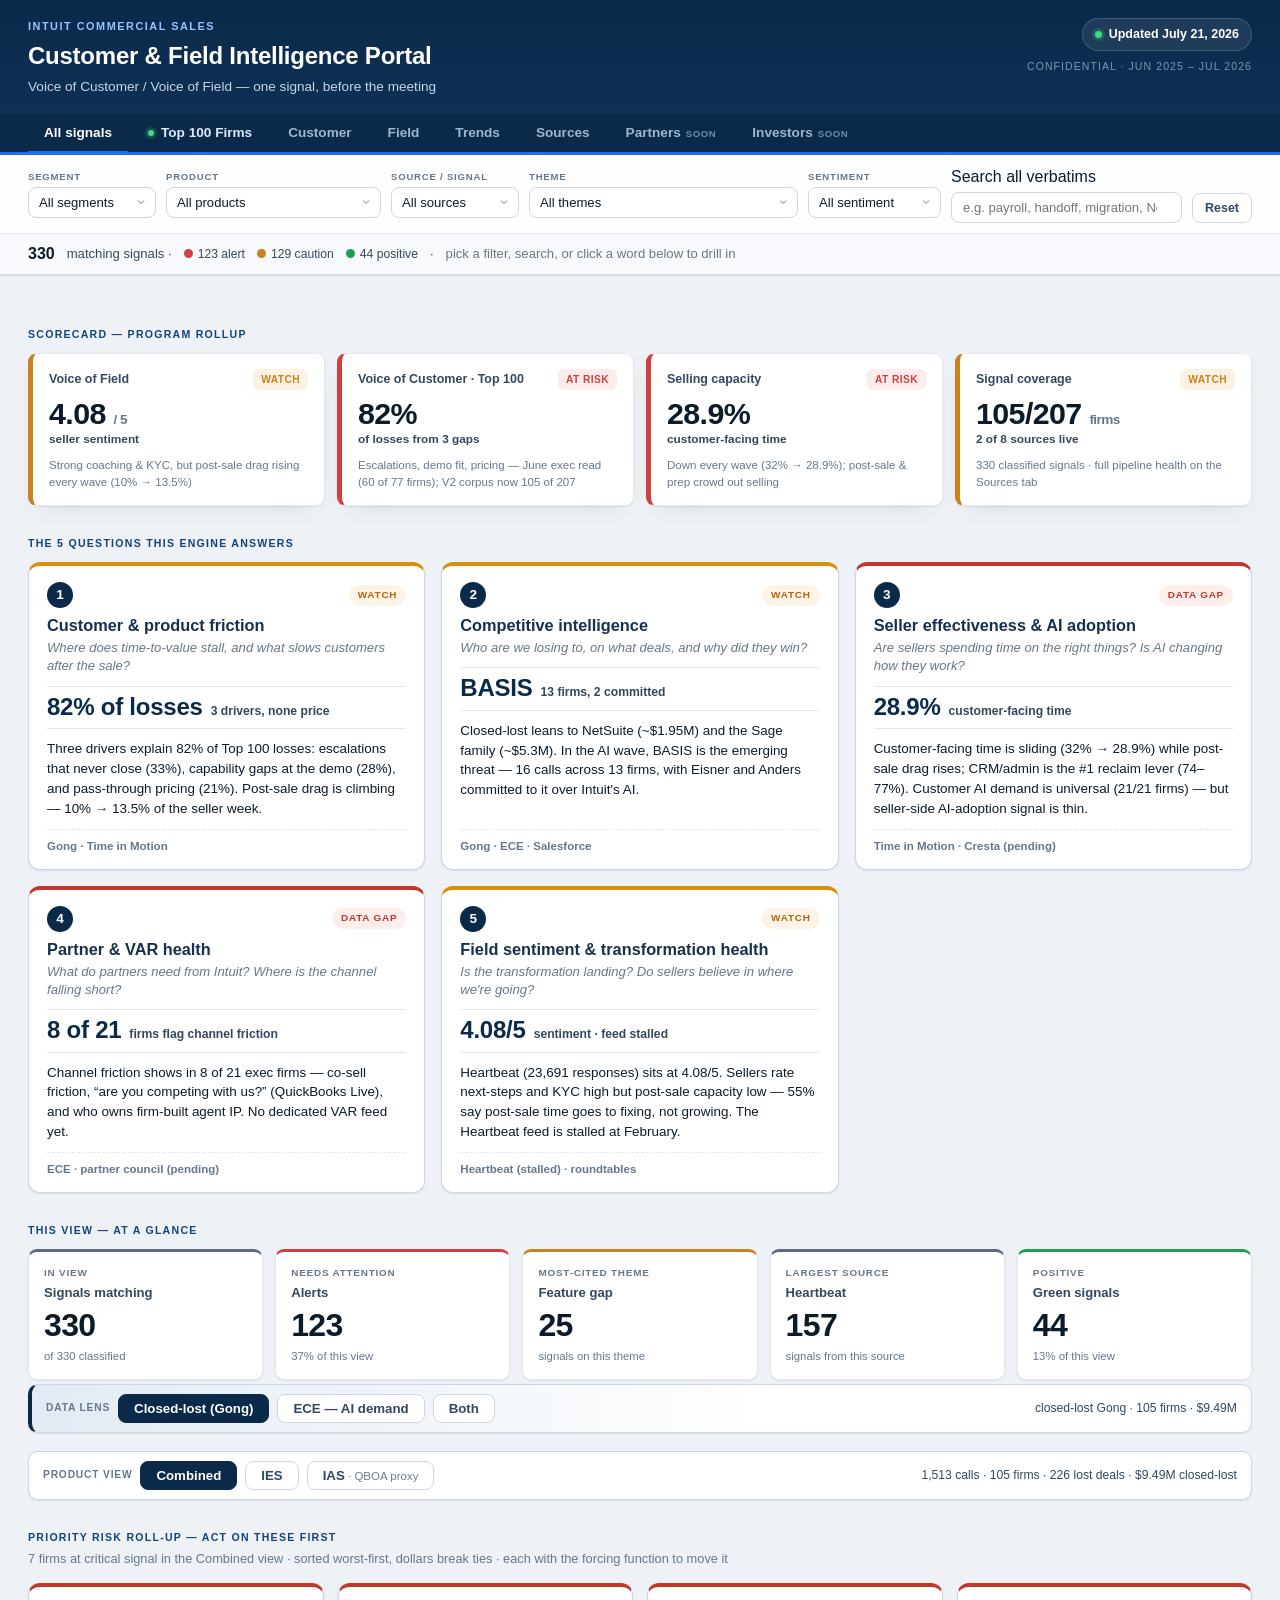
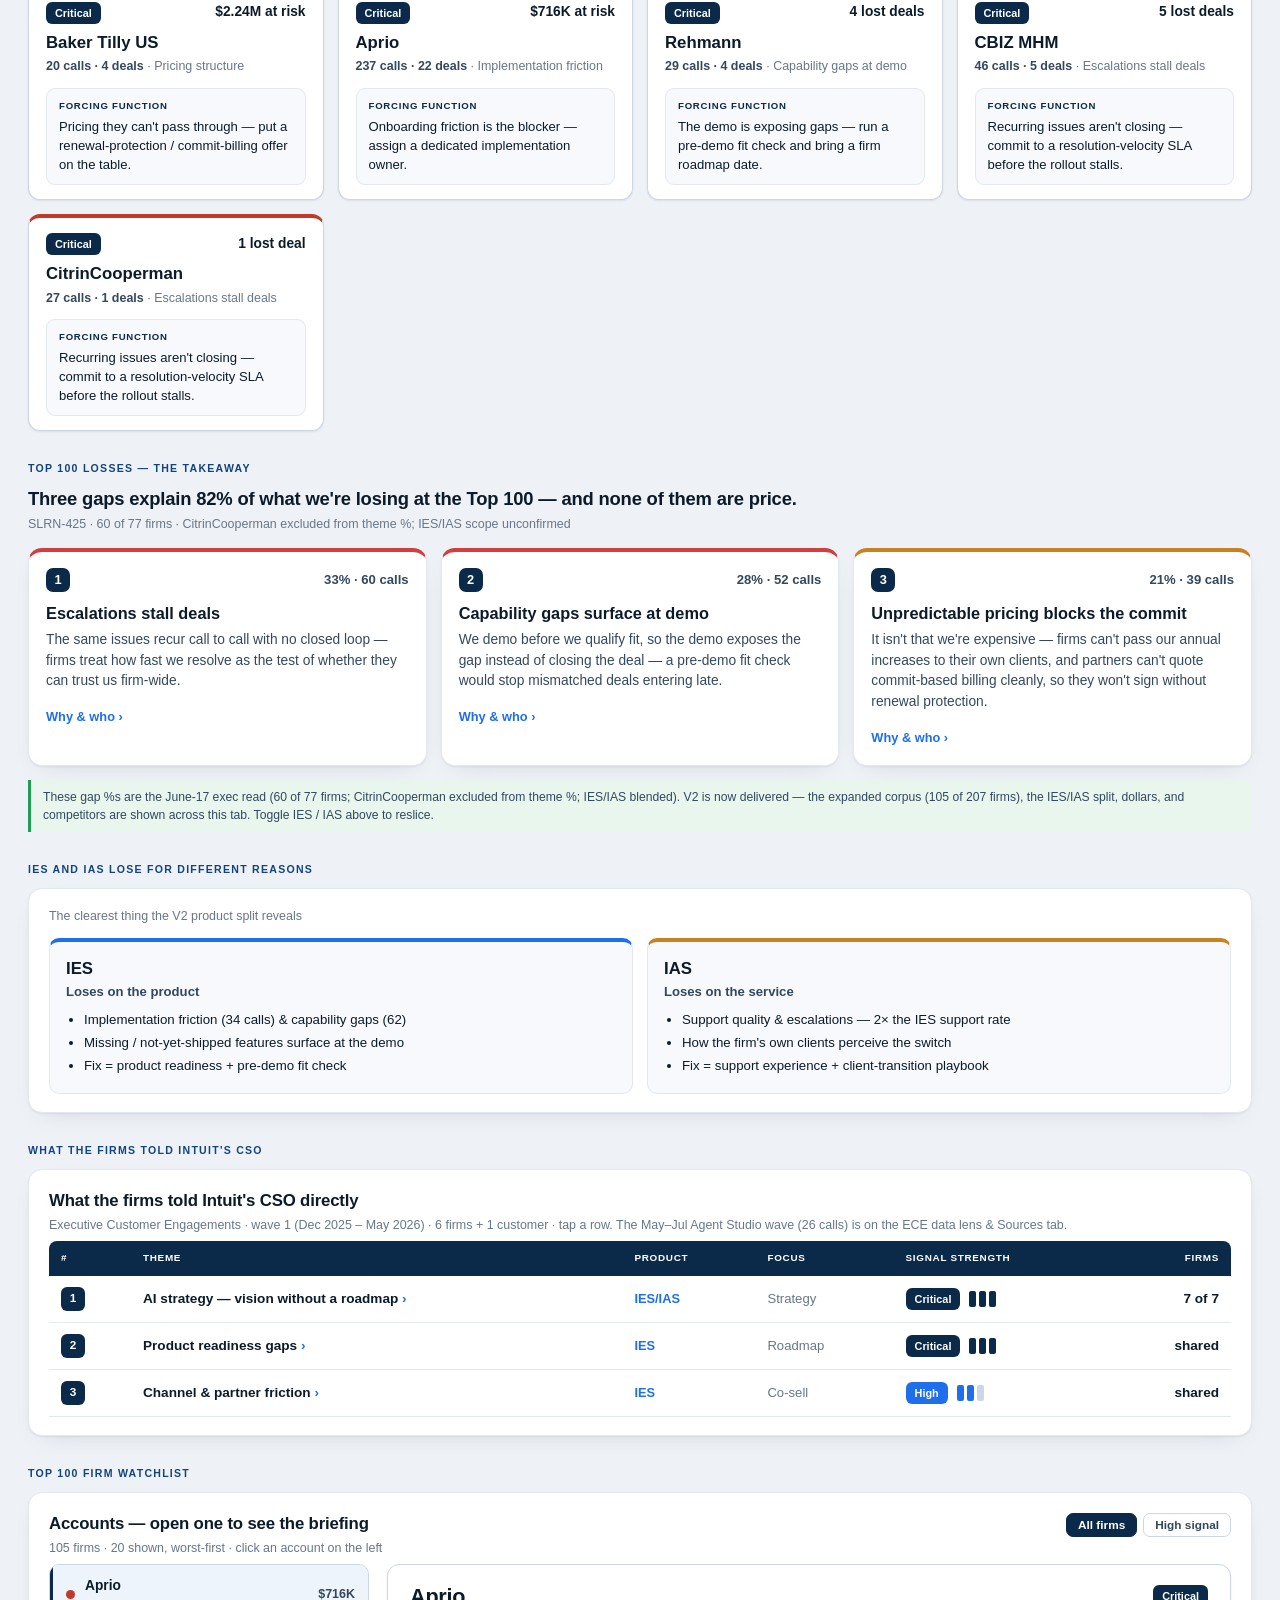
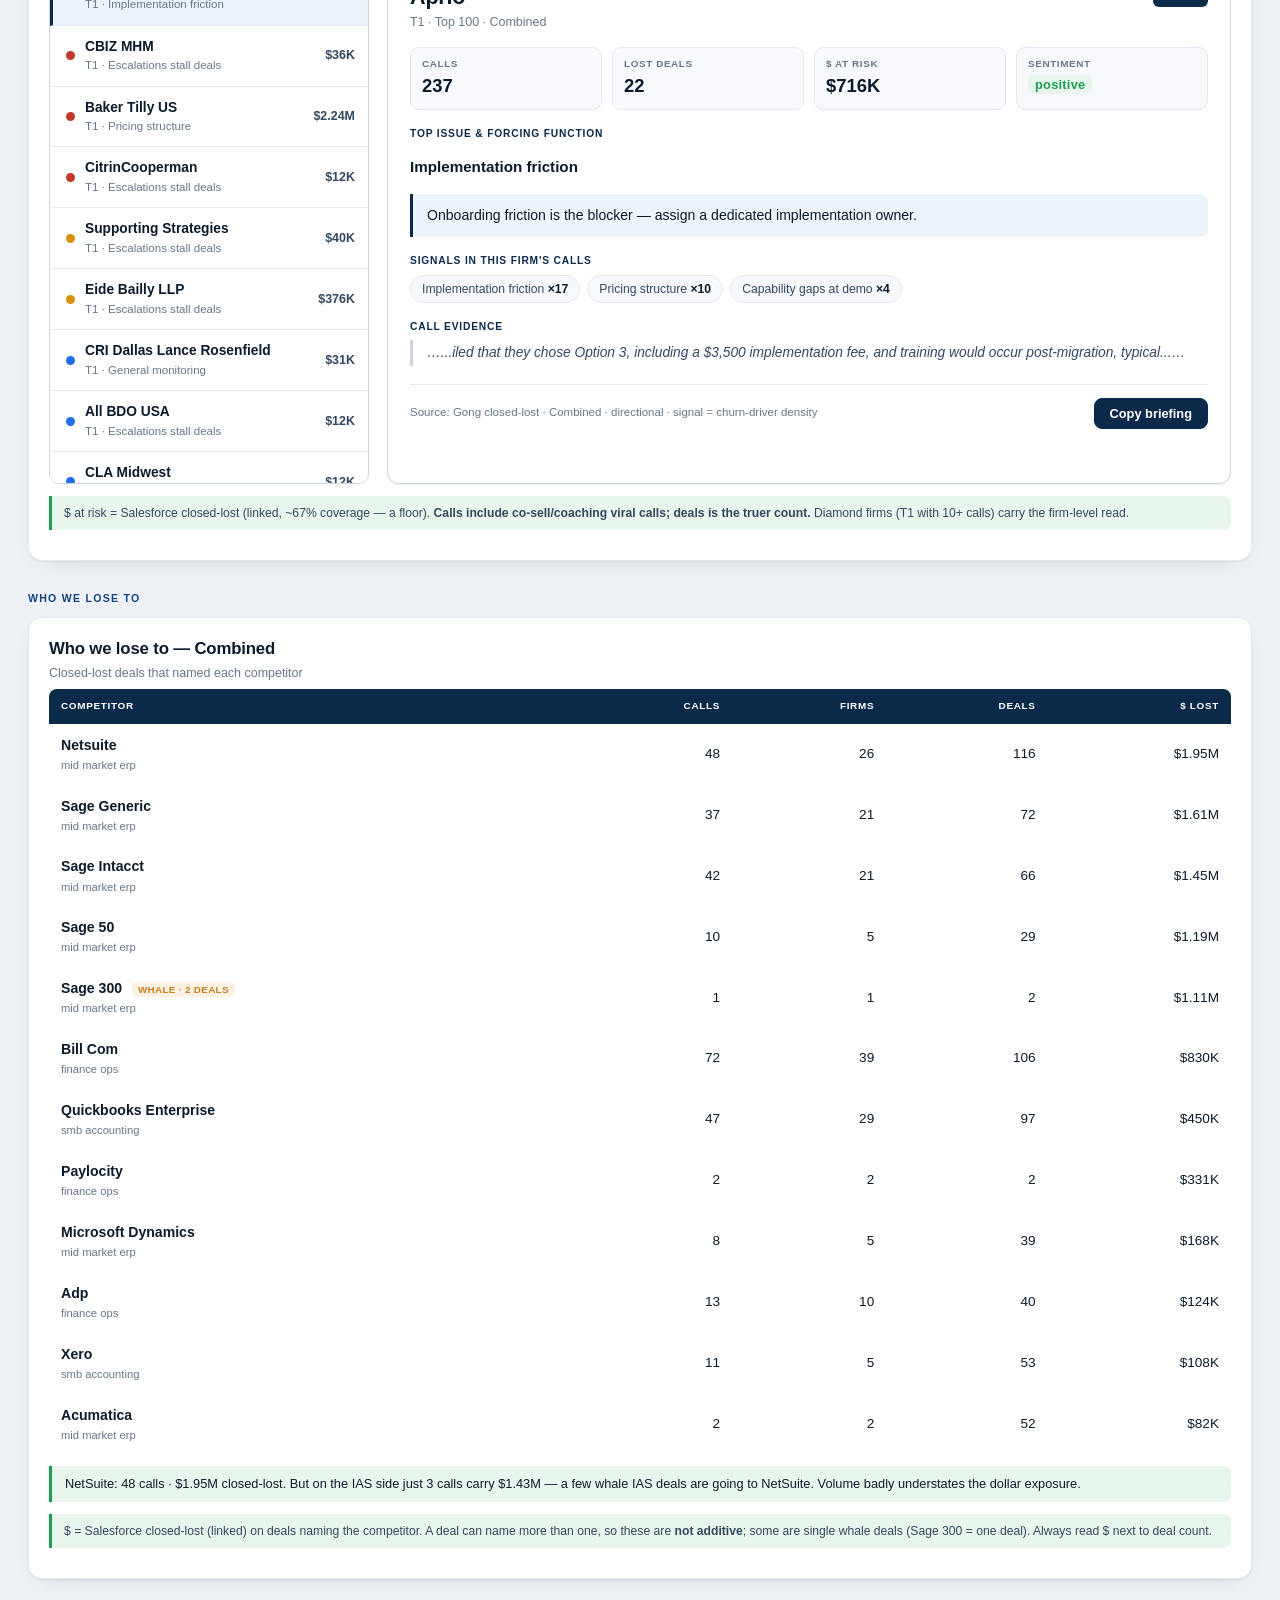
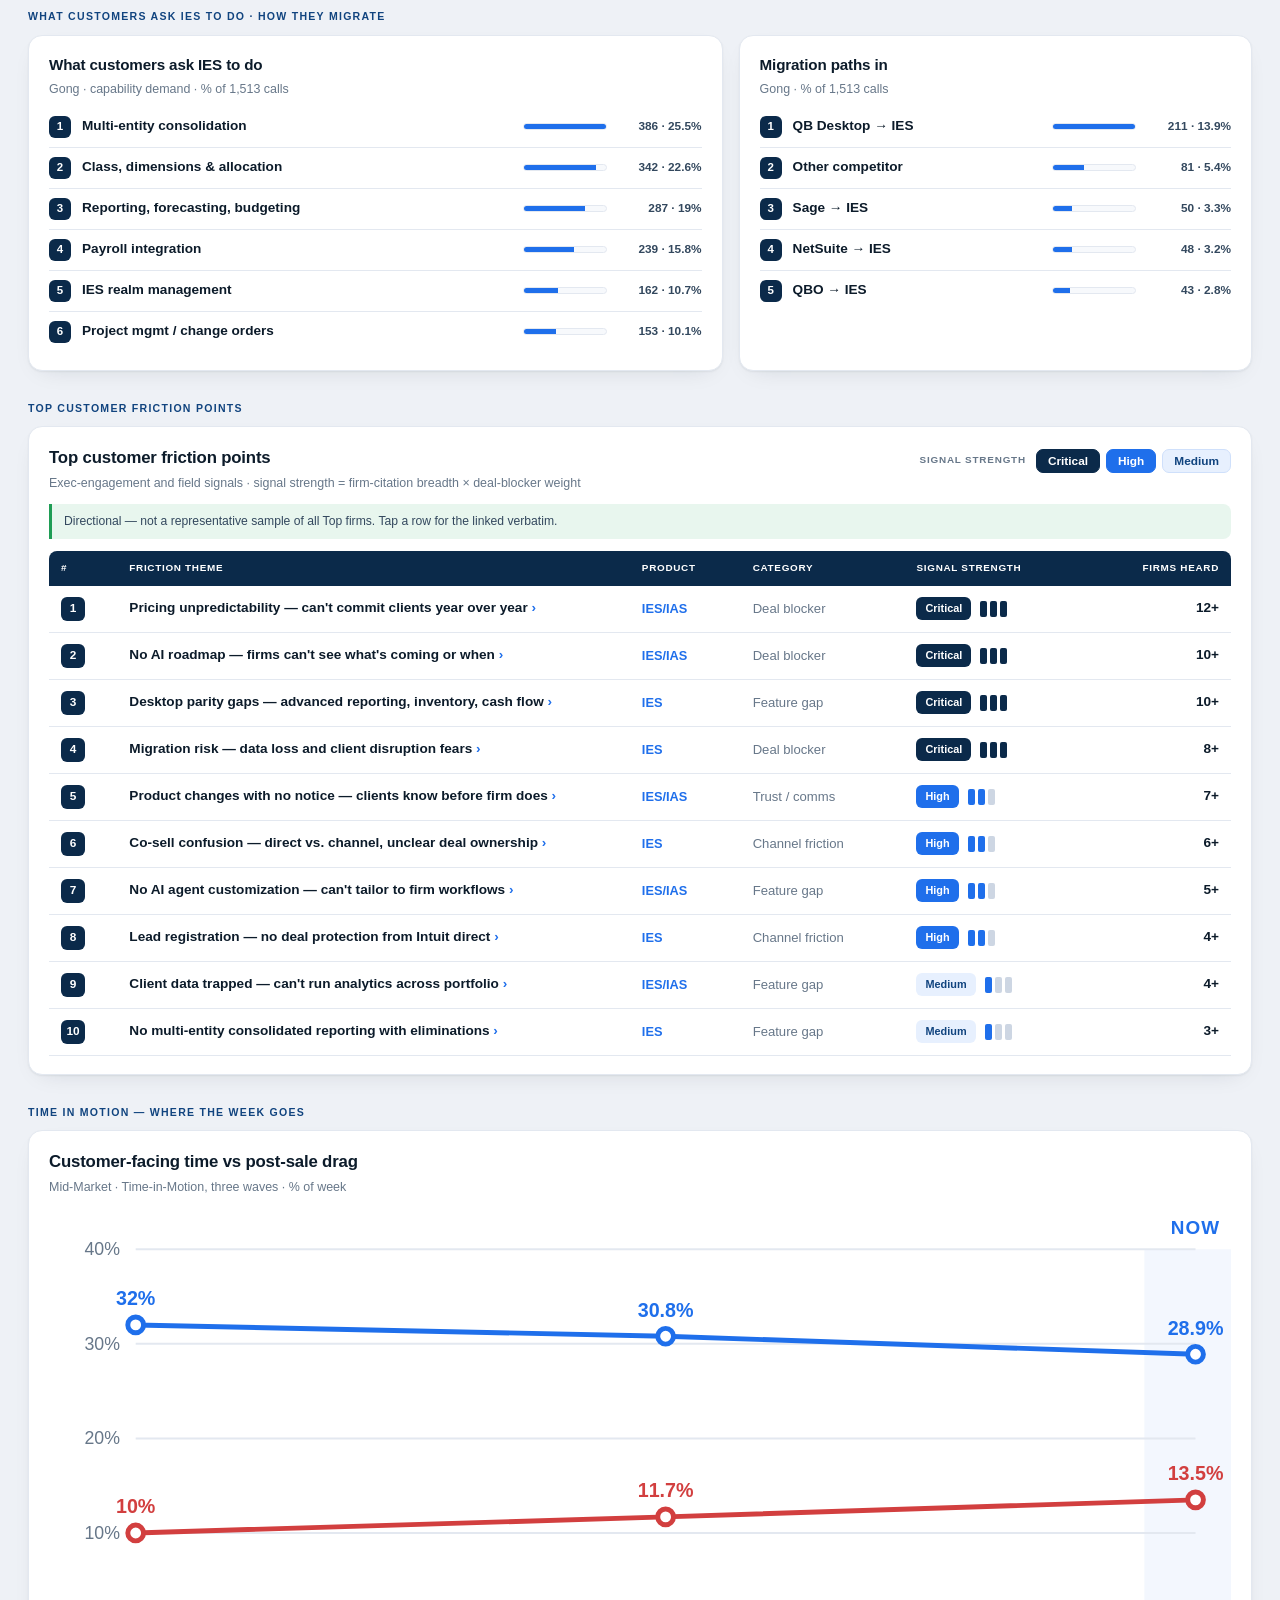
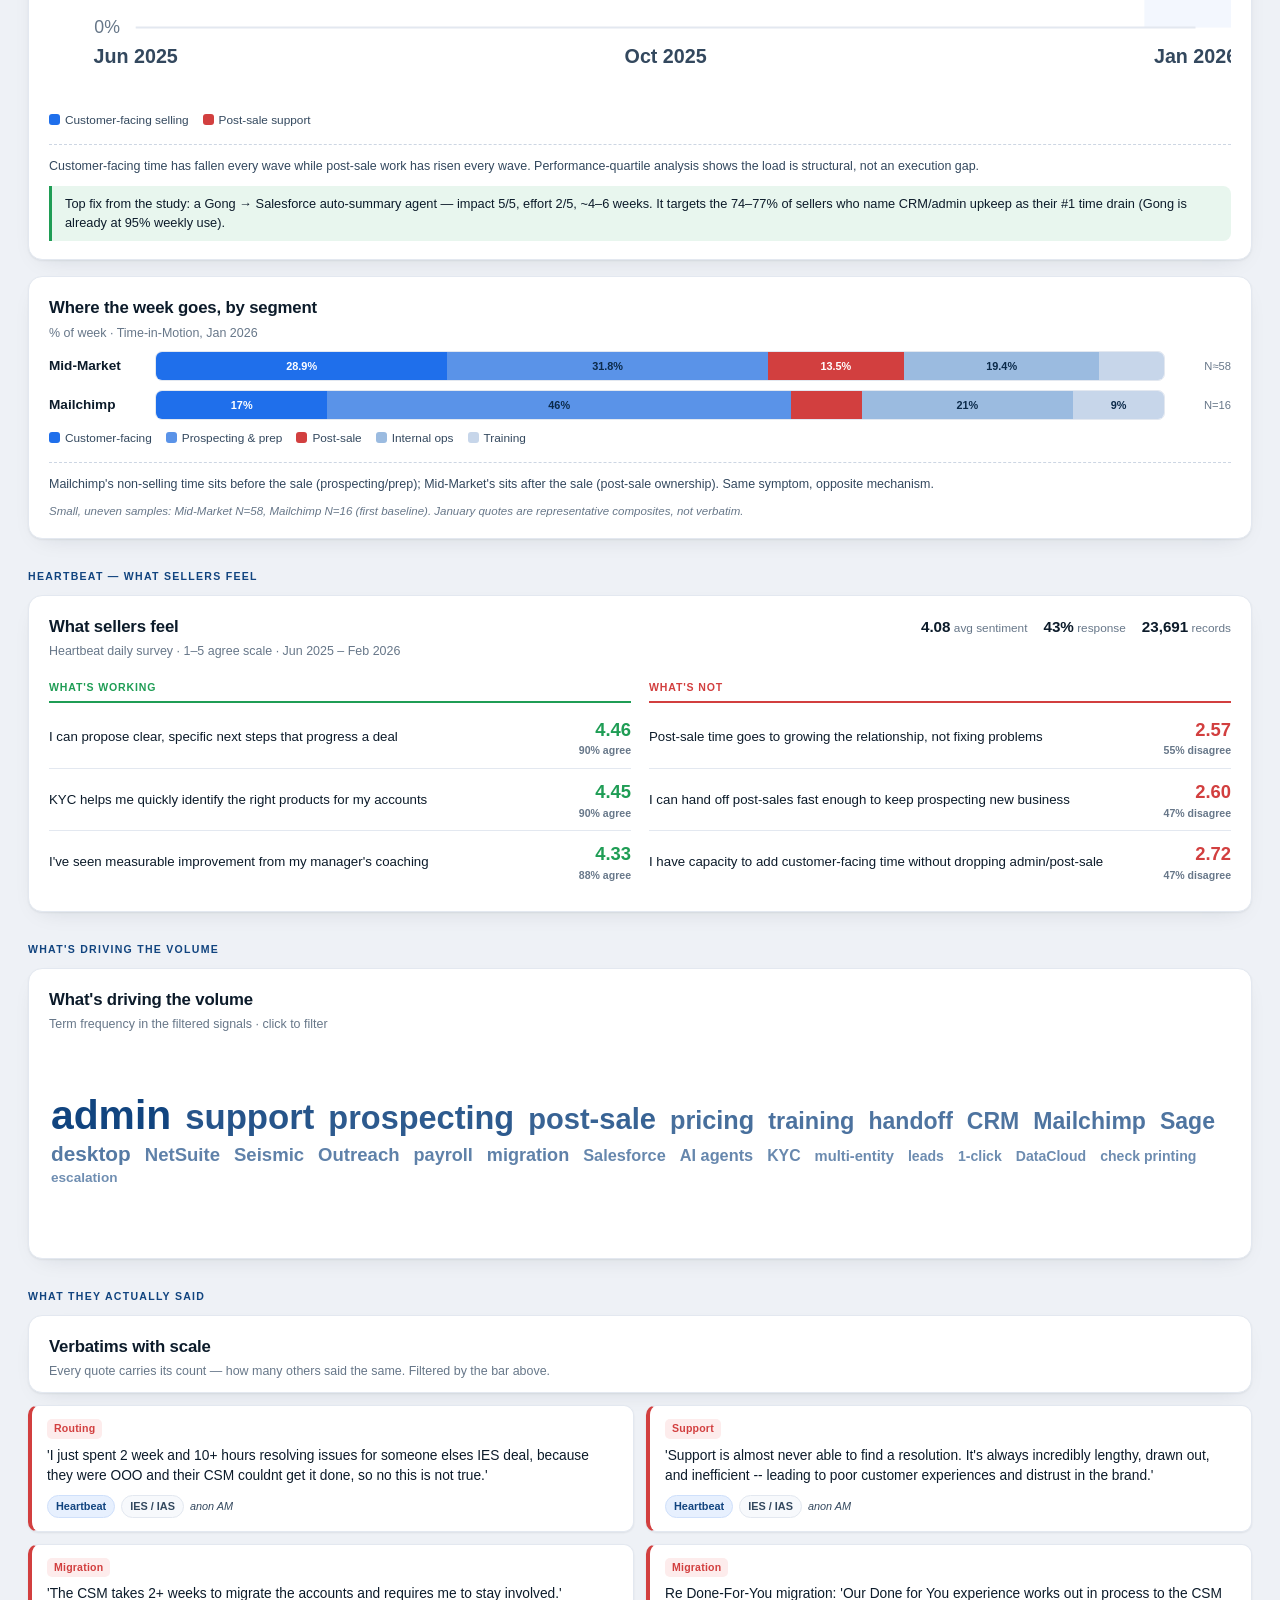
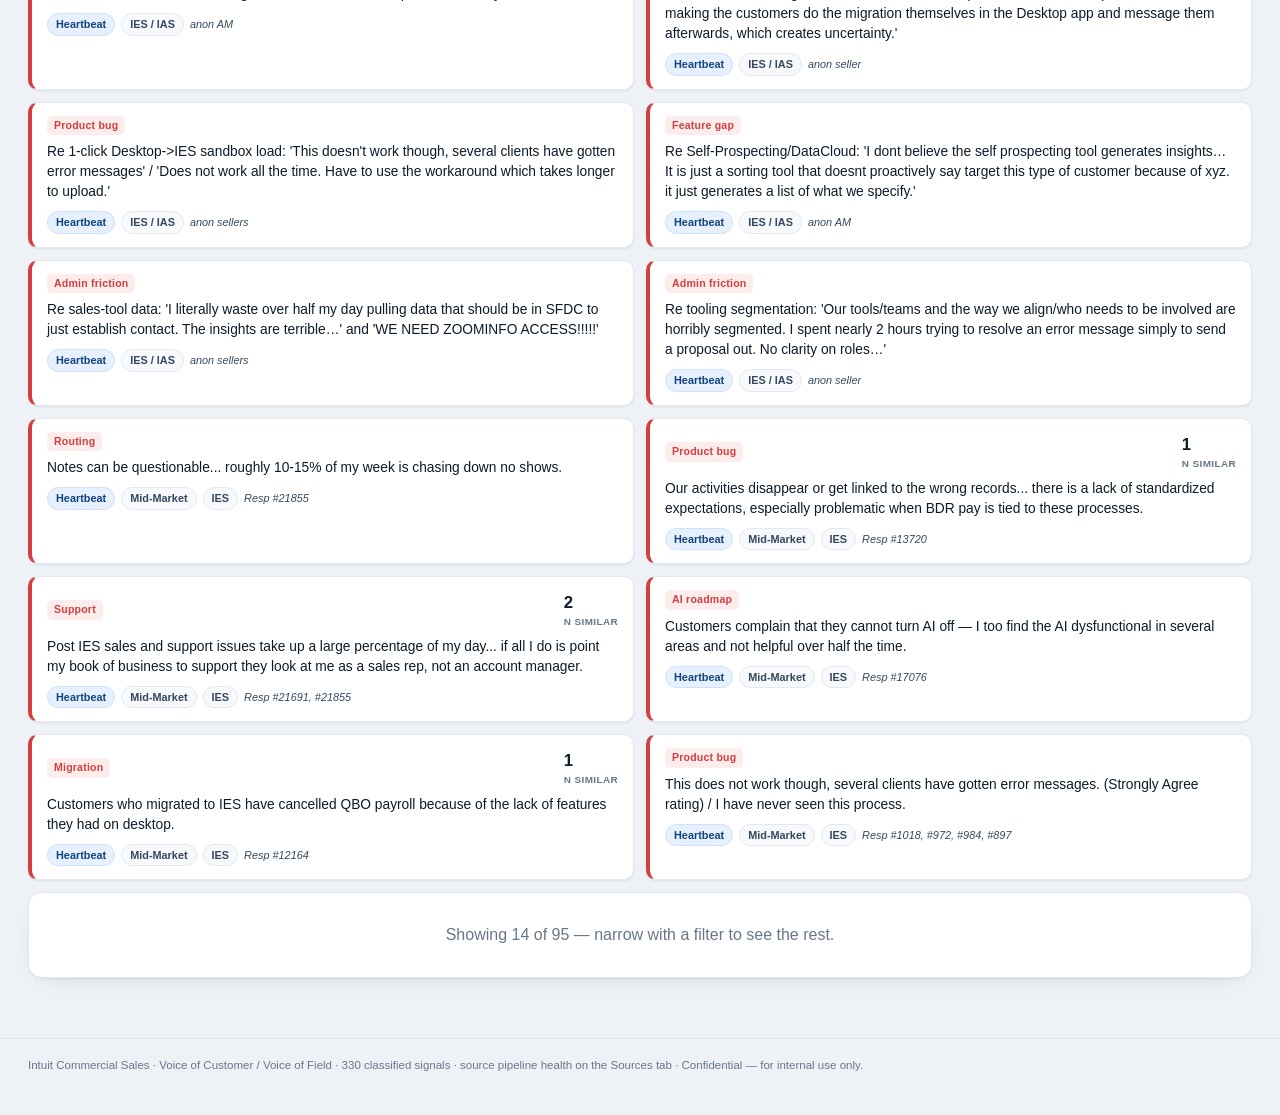
<file: index.html>
<!DOCTYPE html>
<html lang="en">
<head>
<meta charset="UTF-8">
<meta name="viewport" content="width=device-width, initial-scale=1.0">
<title>Customer &amp; Field Intelligence Portal — Intuit Commercial Sales</title>
<meta name="description" content="Voice of Customer and Voice of Field signal portal for Intuit Commercial Sales. Confidential.">
<link rel="stylesheet" href="assets/styles.css">
</head>
<body>

<header class="masthead">
  <div class="mast-inner">
    <div class="mast-l">
      <p class="eyebrow">Intuit Commercial Sales</p>
      <h1>Customer &amp; Field Intelligence Portal</h1>
      <p class="sub">Voice of Customer / Voice of Field — one signal, before the meeting</p>
    </div>
    <div class="mast-r">
      <span class="updated"><span class="dot"></span><span id="updated">Updated —</span></span>
      <span class="conf" id="scope">Confidential</span>
    </div>
  </div>
  <div class="tabwrap">
    <nav class="tabs" id="tabs" role="tablist">
      <button class="tab" data-lane="all" role="tab" aria-selected="true">All signals</button>
      <button class="tab tab-feature" data-lane="top100" role="tab" aria-selected="false"><span class="hot"></span>Top 100 Firms</button>
      <button class="tab" data-lane="customer" role="tab" aria-selected="false">Customer</button>
      <button class="tab" data-lane="field" role="tab" aria-selected="false">Field</button>
      <button class="tab" data-lane="trends" role="tab" aria-selected="false">Trends</button>
      <button class="tab" data-lane="sources" role="tab" aria-selected="false">Sources</button>
      <button class="tab" data-lane="partners" role="tab" aria-selected="false">Partners<span class="soon">soon</span></button>
      <button class="tab" data-lane="investors" role="tab" aria-selected="false">Investors<span class="soon">soon</span></button>
    </nav>
  </div>
</header>

<div class="filterbar">
  <div class="filter-inner">
    <div class="fl"><label>Segment</label><select id="f-segment"></select></div>
    <div class="fl"><label>Product</label><select id="f-product"></select></div>
    <div class="fl"><label>Source / signal</label><select id="f-source"></select></div>
    <div class="fl"><label>Theme</label><select id="f-theme"></select></div>
    <div class="fl"><label>Sentiment</label><select id="f-sentiment"></select></div>
    <div class="search"><label>Search all verbatims</label><input id="f-search" type="search" placeholder="e.g. payroll, handoff, migration, NetSuite…"></div>
    <button class="btn-reset" id="reset">Reset</button>
    <span class="result-count" id="rc"></span>
  </div>
  <div class="filtersummary" id="filtersummary"></div>
</div>

<main>
  <!-- Data-bearing lanes -->
  <div id="lane-data">
    <div id="scorecardSec">
      <div class="section-tag">Scorecard — program rollup</div>
      <div class="scorecard" id="scorecard"></div>
    </div>

    <div id="themesSec">
      <div class="section-tag">The 5 questions this engine answers</div>
      <div class="themegrid" id="themes"></div>
    </div>

    <div class="section-tag">This view — at a glance</div>
    <div class="kpis" id="kpis"></div>

    <div class="customeronly">
      <div class="cutbar datalens">
        <span class="cutlab">Data lens</span>
        <button class="lenstog on" data-lens="loss">Closed-lost (Gong)</button>
        <button class="lenstog" data-lens="ece">ECE — AI demand</button>
        <button class="lenstog" data-lens="both">Both</button>
        <span class="cutmeta" id="lensmeta"></span>
      </div>

      <div class="lossonly">
        <div class="cutbar">
          <span class="cutlab">Product view</span>
          <button class="cuttog on" data-cut="Combined">Combined</button>
          <button class="cuttog" data-cut="IES">IES</button>
          <button class="cuttog" data-cut="IAS">IAS<span class="cutsub"> · QBOA proxy</span></button>
          <span class="cutmeta" id="cutmeta"></span>
        </div>

        <div id="priorityRoll"></div>

        <div class="section-tag">Top 100 losses — the takeaway</div>
        <div id="gapsSection"></div>

        <div id="iesVsIas"></div>

        <div class="section-tag">What the firms told Intuit's CSO</div>
        <div class="card" id="eceTable"></div>

        <div class="section-tag">Top 100 firm watchlist</div>
        <div class="card" id="firmWatch"></div>

        <div class="section-tag">Who we lose to</div>
        <div class="card" id="competitors"></div>

        <div class="section-tag">What customers ask IES to do &middot; how they migrate</div>
        <div class="grid-2" id="trendingTwo"></div>

        <div class="section-tag">Top customer friction points</div>
        <div class="card" id="friction"></div>
      </div>

      <div class="eceonly" id="ecePanel"></div>
    </div>

    <div class="fieldonly">
      <div class="srcsec" data-src="Time in Motion">
        <div class="section-tag">Time in Motion — where the week goes</div>
        <div class="card" id="timeseries"></div>
        <div class="card" id="mix" style="margin-top:16px;"></div>
      </div>
      <div class="srcsec" data-src="Heartbeat">
        <div class="section-tag">Heartbeat — what sellers feel</div>
        <div class="card" id="heartbeat"></div>
      </div>
    </div>

    <div class="section-tag">What's driving the volume</div>
    <div class="card" id="wordcloud"></div>

    <div class="section-tag">What they actually said</div>
    <div class="card" style="padding-bottom:6px;">
      <div class="vmeta">
        <div><h2 class="h">Verbatims with scale</h2><p class="h-sub">Every quote carries its count — how many others said the same. Filtered by the bar above.</p></div>
      </div>
    </div>
    <div class="vgrid" id="verbatims" style="margin-top:12px;"></div>
  </div>

  <!-- Trends lane -->
  <div id="lane-trends" class="hidden">
    <div class="section-tag">What's moving — trends &amp; momentum</div>
    <p class="trsub" id="trendsSub"></p>
    <div class="trdeltas" id="trendsDeltas"></div>
    <div class="grid-2" id="trendsBody" style="margin-top:18px;"></div>
  </div>

  <!-- Sources / signal-coverage lane -->
  <div id="lane-sources" class="hidden">
    <div class="section-tag">Signal coverage — how the VOC / VOF engine is fed</div>
    <div class="srchealth" id="sourcesHealth"></div>
    <div class="srcgrid" id="sourcesGrid"></div>
    <p class="srcfoot" id="sourcesFoot"></p>
  </div>

  <!-- Empty lanes -->
  <div id="lane-empty" class="hidden">
    <div class="card soon-wrap">
      <span class="soon-badge">Awaiting feed</span>
      <h2 id="empty-title">Partner signals</h2>
      <p id="empty-body">This lane is part of the model but no source is connected yet. When partner or investor signals come online they will populate here automatically — same structure as Customer and Field. No placeholder numbers are shown.</p>
    </div>
  </div>
</main>

<footer>
  <span id="foot"></span>
</footer>

<script src="assets/data.js"></script>
<script src="assets/app.js"></script>
</body>
</html>
</file>
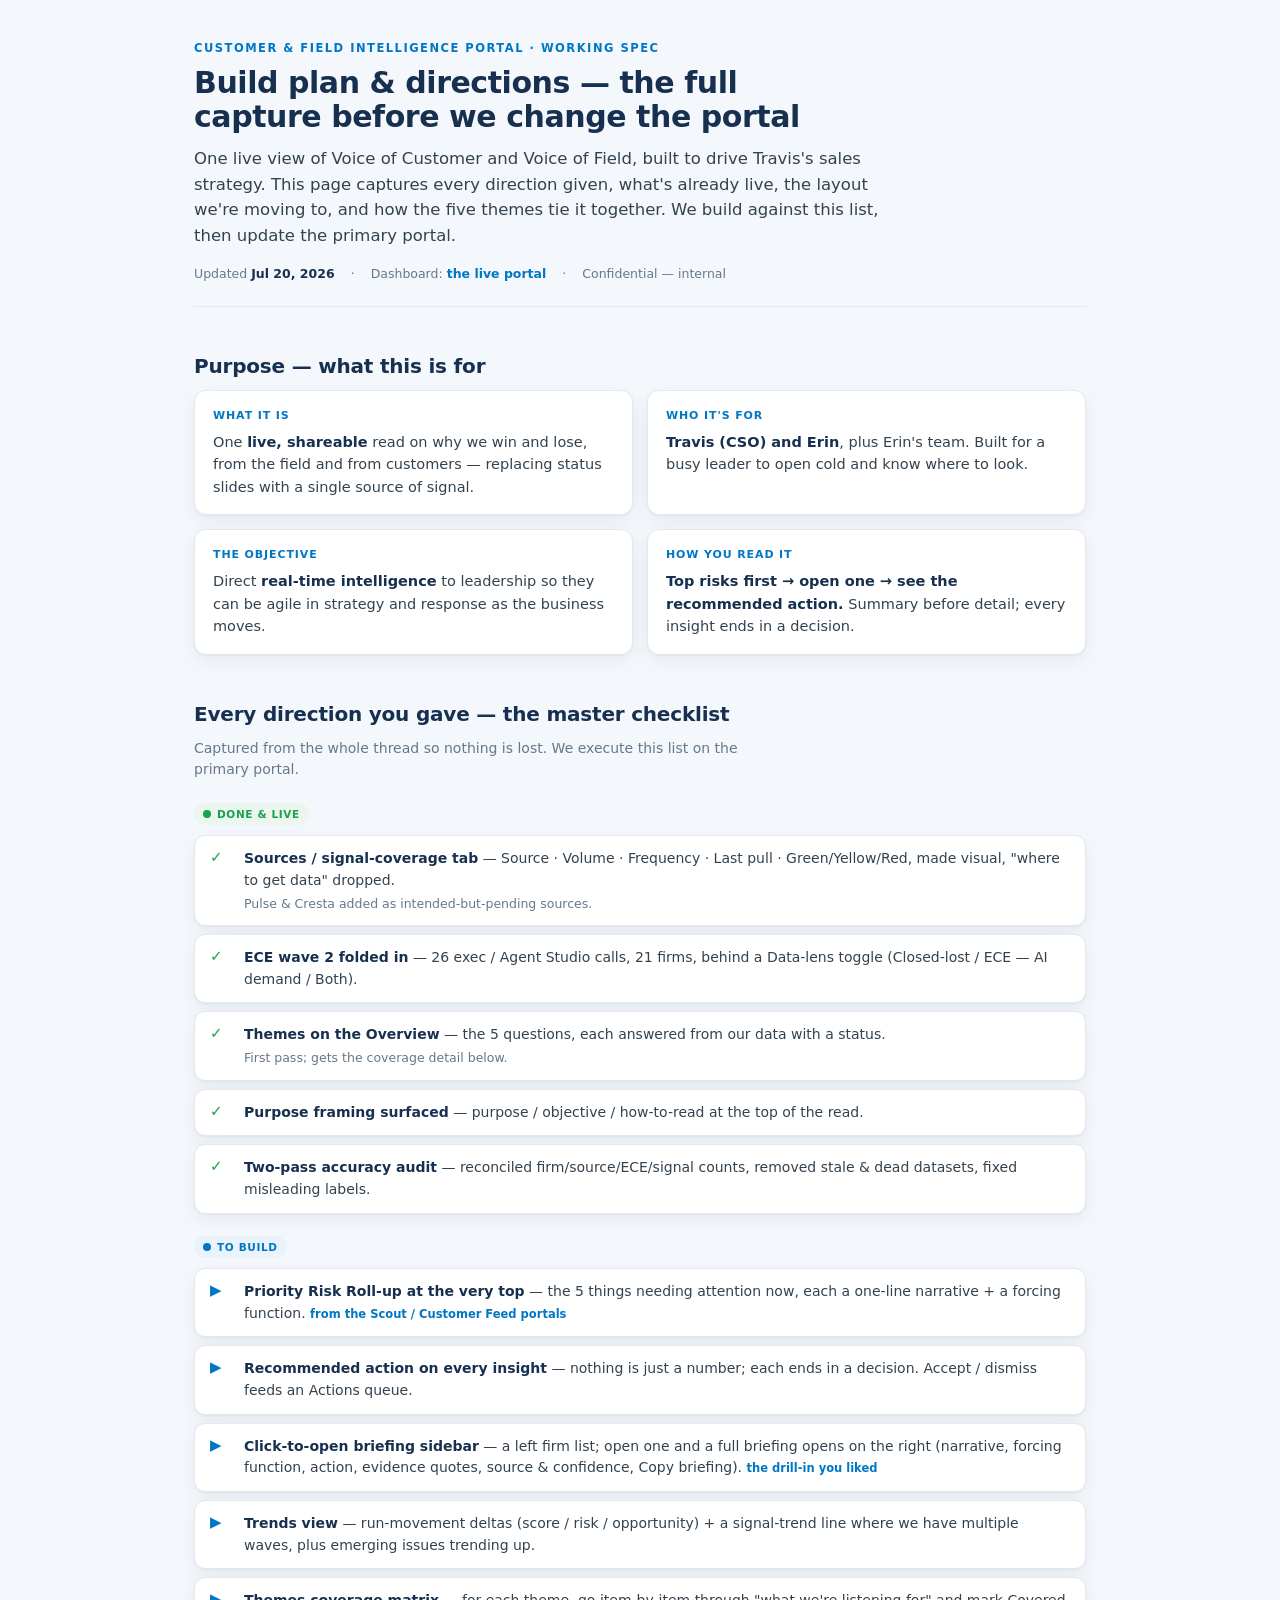
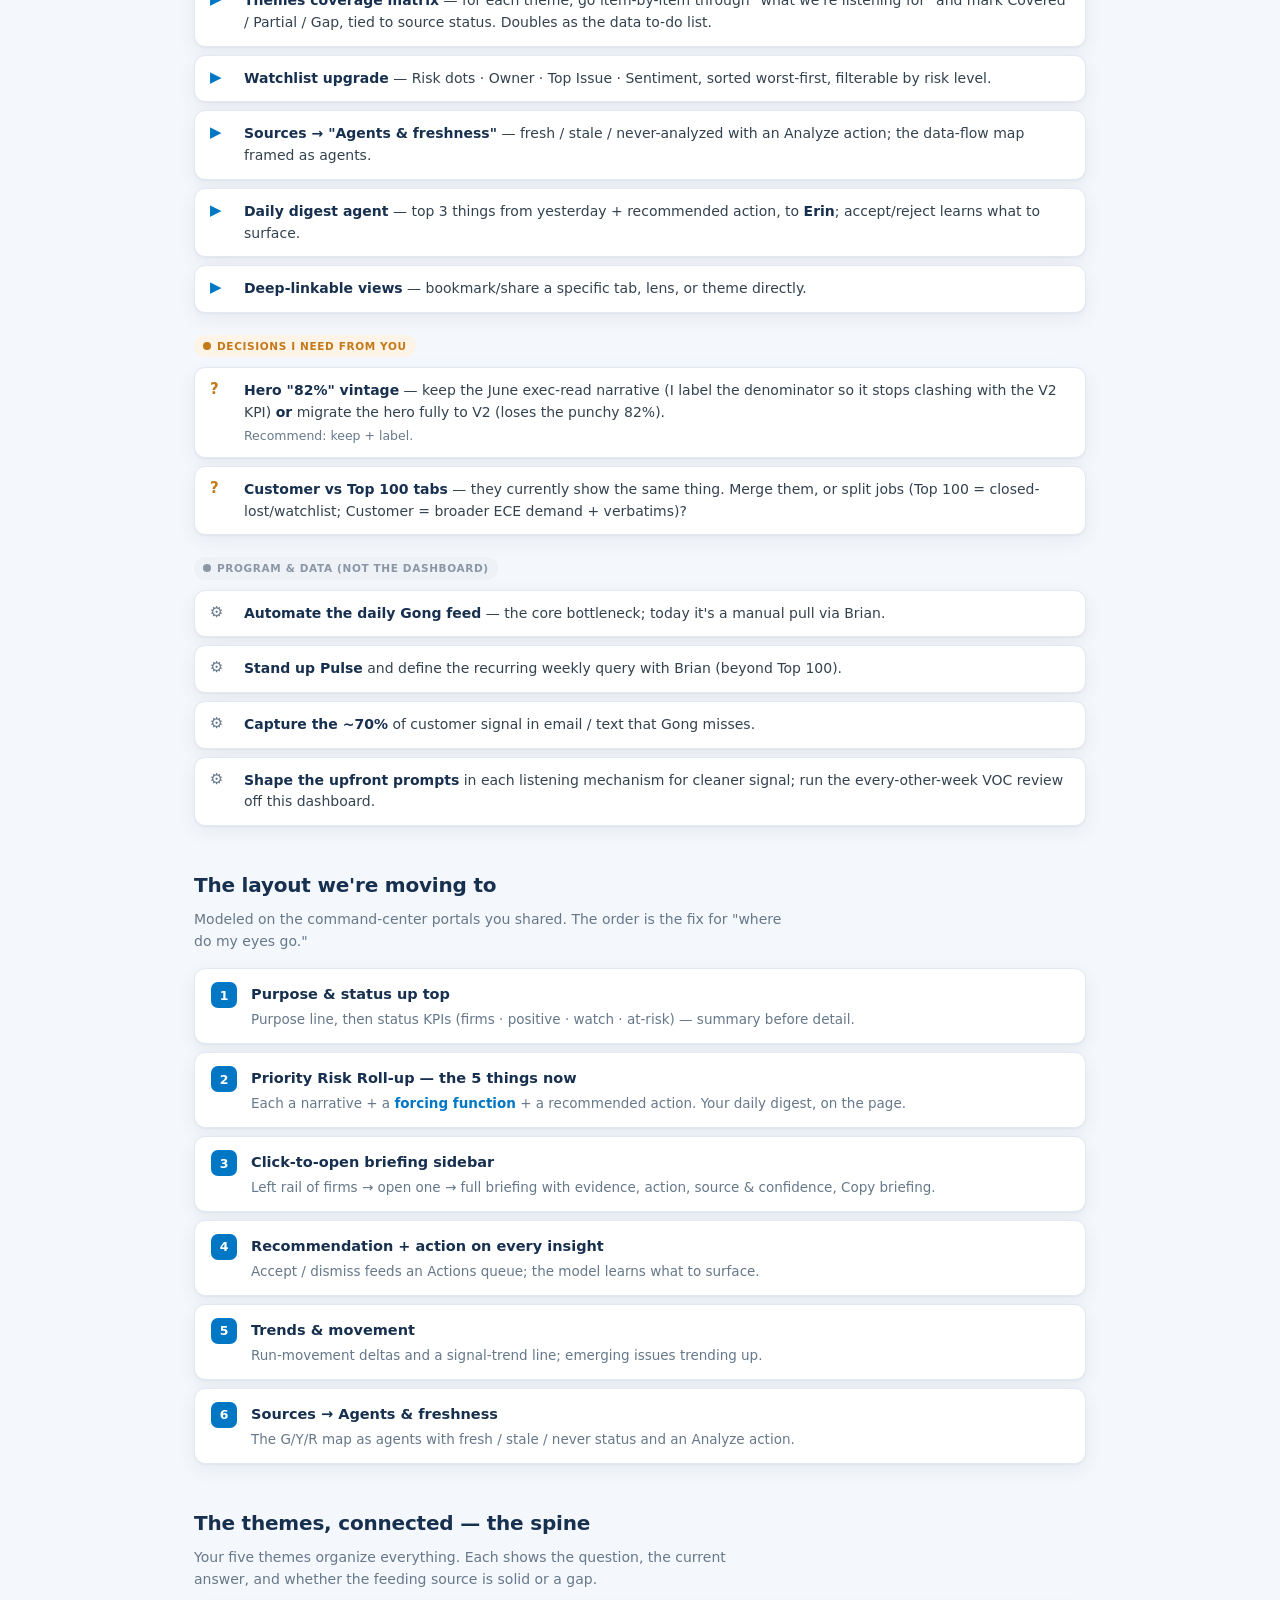
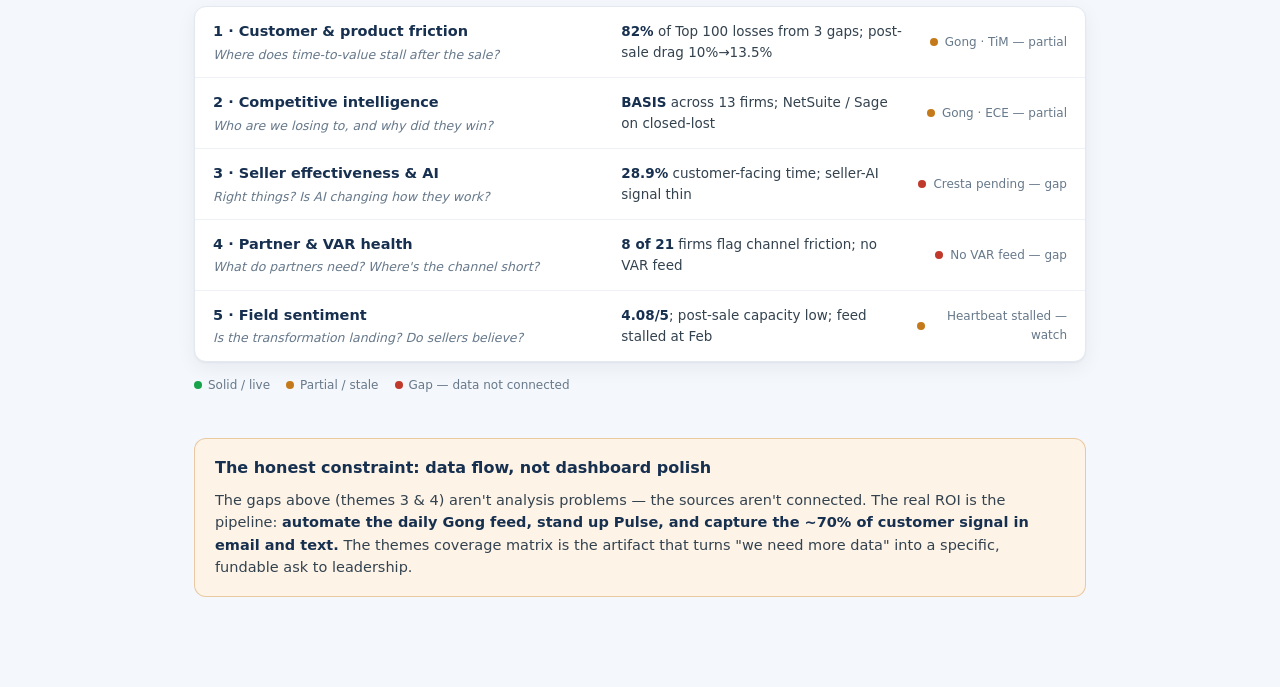
<file: plan.html>
<!DOCTYPE html>
<html lang="en">
<head>
<meta charset="UTF-8">
<meta name="viewport" content="width=device-width, initial-scale=1.0">
<title>VOC Portal — Build Plan &amp; Directions</title>
<meta name="description" content="Working spec for the Customer & Field Intelligence Portal: purpose, every direction given, what's live, the command-center layout, and the themes spine. Confidential.">
<style>
  :root{
    --ink:#17304f; --body:#33424f; --muted:#66788a;
    --accent:#0077c5; --accent-soft:#eef4fb;
    --paper:#ffffff; --ground:#f4f7fb; --line:#e3e9f0; --line-soft:#eef2f7;
    --live:#16a34a; --live-bg:#eaf6ee; --next:#0077c5; --next-bg:#eaf2fb;
    --later:#8a97a6; --later-bg:#eef1f5;
    --warn:#c47a1a; --warn-bg:#fdf3e7; --crit:#c0392b; --crit-bg:#fdeeec;
    --shadow:0 1px 2px rgba(23,48,79,.05),0 6px 20px rgba(23,48,79,.06);
  }
  @media (prefers-color-scheme: dark){
    :root{--ink:#eaf1f8;--body:#c3d0dc;--muted:#8a9bab;--accent:#4a9fe0;--accent-soft:#15304a;
      --paper:#152838;--ground:#0e1c29;--line:#26394c;--line-soft:#1c2c3b;
      --live:#4ade80;--live-bg:#12331f;--next:#4a9fe0;--next-bg:#122c44;--later:#7b8a99;--later-bg:#1b2836;
      --warn:#e0a44a;--warn-bg:#3a2c14;--crit:#f0796b;--crit-bg:#3a1c18;
      --shadow:0 1px 2px rgba(0,0,0,.3),0 8px 26px rgba(0,0,0,.35);}
  }
  :root[data-theme="dark"]{--ink:#eaf1f8;--body:#c3d0dc;--muted:#8a9bab;--accent:#4a9fe0;--accent-soft:#15304a;
    --paper:#152838;--ground:#0e1c29;--line:#26394c;--line-soft:#1c2c3b;
    --live:#4ade80;--live-bg:#12331f;--next:#4a9fe0;--next-bg:#122c44;--later:#7b8a99;--later-bg:#1b2836;
    --warn:#e0a44a;--warn-bg:#3a2c14;--crit:#f0796b;--crit-bg:#3a1c18;
    --shadow:0 1px 2px rgba(0,0,0,.3),0 8px 26px rgba(0,0,0,.35);}
  :root[data-theme="light"]{--ink:#17304f;--body:#33424f;--muted:#66788a;--accent:#0077c5;--accent-soft:#eef4fb;
    --paper:#ffffff;--ground:#f4f7fb;--line:#e3e9f0;--line-soft:#eef2f7;
    --live:#16a34a;--live-bg:#eaf6ee;--next:#0077c5;--next-bg:#eaf2fb;--later:#8a97a6;--later-bg:#eef1f5;
    --warn:#c47a1a;--warn-bg:#fdf3e7;--crit:#c0392b;--crit-bg:#fdeeec;
    --shadow:0 1px 2px rgba(23,48,79,.05),0 6px 20px rgba(23,48,79,.06);}
  *{box-sizing:border-box;}
  body{margin:0;background:var(--ground);color:var(--body);
    font-family:-apple-system,"Segoe UI",system-ui,Roboto,Helvetica,Arial,sans-serif;
    font-size:15.5px;line-height:1.55;-webkit-font-smoothing:antialiased;}
  .wrap{max-width:940px;margin:0 auto;padding:40px 24px 90px;}
  .eyebrow{font-size:11.5px;font-weight:700;letter-spacing:.13em;text-transform:uppercase;color:var(--accent);}
  h1{font-size:30px;line-height:1.14;font-weight:800;color:var(--ink);margin:8px 0 0;letter-spacing:-.015em;text-wrap:balance;}
  h2{font-size:20px;font-weight:800;color:var(--ink);margin:0;letter-spacing:-.01em;text-wrap:balance;}
  h3{font-size:15px;font-weight:800;color:var(--ink);margin:0;}
  p{margin:0;} .num{font-variant-numeric:tabular-nums;}
  .head{border-bottom:1px solid var(--line);padding-bottom:22px;}
  .lede{font-size:16.5px;color:var(--body);margin-top:12px;max-width:66ch;}
  .metaline{display:flex;flex-wrap:wrap;gap:8px 16px;margin-top:16px;font-size:12.5px;color:var(--muted);align-items:center;}
  .metaline b{color:var(--ink);font-weight:700;}
  .link{color:var(--accent);text-decoration:none;font-weight:700;} .link:hover{text-decoration:underline;}
  section{margin-top:44px;}
  .sec-head{display:flex;align-items:baseline;gap:12px;flex-wrap:wrap;margin-bottom:8px;}
  .sec-sub{font-size:14px;color:var(--muted);max-width:66ch;margin-bottom:16px;}
  .pill{display:inline-flex;align-items:center;gap:6px;font-size:10.5px;font-weight:800;letter-spacing:.06em;text-transform:uppercase;padding:3px 9px;border-radius:999px;white-space:nowrap;}
  .pill.live{background:var(--live-bg);color:var(--live);}
  .pill.next{background:var(--next-bg);color:var(--next);}
  .pill.later{background:var(--later-bg);color:var(--later);}
  .pill.dec{background:var(--warn-bg);color:var(--warn);}
  .dot{width:8px;height:8px;border-radius:50%;flex:none;}
  .dot.g{background:var(--live);} .dot.y{background:var(--warn);} .dot.r{background:var(--crit);}
  .purpose{display:grid;grid-template-columns:repeat(2,1fr);gap:14px;}
  .pcard{background:var(--paper);border:1px solid var(--line);border-radius:12px;padding:16px 18px;box-shadow:var(--shadow);}
  .pcard .k{font-size:11px;font-weight:800;letter-spacing:.08em;text-transform:uppercase;color:var(--accent);}
  .pcard p{margin-top:7px;font-size:14.5px;color:var(--body);} .pcard b{color:var(--ink);font-weight:700;}
  /* directions checklist */
  .grp{margin-top:22px;}
  .grp-h{display:flex;align-items:center;gap:10px;margin-bottom:10px;}
  .grp-h b{font-size:13px;font-weight:800;letter-spacing:.04em;text-transform:uppercase;color:var(--ink);}
  .items{display:flex;flex-direction:column;gap:8px;}
  .item{background:var(--paper);border:1px solid var(--line);border-radius:11px;padding:12px 15px;box-shadow:var(--shadow);display:grid;grid-template-columns:22px 1fr;gap:12px;align-items:start;}
  .item .mk{font-weight:800;font-size:15px;line-height:1.3;}
  .item .mk.done{color:var(--live);} .item .mk.todo{color:var(--next);} .item .mk.dec{color:var(--warn);} .item .mk.prog{color:var(--muted);}
  .item .tx b{color:var(--ink);font-weight:800;}
  .item .tx{font-size:14px;color:var(--body);}
  .item .tx .note{color:var(--muted);font-size:12.5px;display:block;margin-top:2px;}
  .item .tx .from{color:var(--accent);font-weight:700;font-size:11.5px;}
  /* layout blueprint */
  .stack{display:flex;flex-direction:column;gap:8px;}
  .band{background:var(--paper);border:1px solid var(--line);border-radius:11px;padding:13px 16px;box-shadow:var(--shadow);display:flex;gap:14px;align-items:flex-start;}
  .band .idx{flex:none;width:26px;height:26px;border-radius:7px;background:var(--accent);color:#fff;font-size:12.5px;font-weight:800;display:flex;align-items:center;justify-content:center;font-variant-numeric:tabular-nums;}
  .band .t b{color:var(--ink);font-weight:800;font-size:14.5px;} .band .t p{margin-top:3px;font-size:13.5px;color:var(--muted);}
  .band .t .src{color:var(--accent);font-weight:700;}
  /* themes */
  .themes{border:1px solid var(--line);border-radius:12px;overflow:hidden;box-shadow:var(--shadow);background:var(--paper);}
  .trow{display:grid;grid-template-columns:1.4fr 1fr 150px;gap:14px;padding:13px 18px;border-top:1px solid var(--line-soft);align-items:center;}
  .trow:first-child{border-top:none;}
  .trow .q{font-size:12.5px;color:var(--muted);font-style:italic;margin-top:2px;}
  .trow .name{font-size:14.5px;font-weight:800;color:var(--ink);}
  .trow .ans{font-size:13.5px;color:var(--body);} .trow .ans b{color:var(--ink);}
  .trow .st{display:flex;align-items:center;gap:7px;font-size:12px;color:var(--muted);justify-self:end;text-align:right;}
  .legend{display:flex;gap:16px;flex-wrap:wrap;font-size:12px;color:var(--muted);margin-top:14px;align-items:center;}
  .legend span{display:inline-flex;align-items:center;gap:6px;}
  .callout{background:var(--warn-bg);border:1px solid color-mix(in srgb,var(--warn) 35%,transparent);border-radius:12px;padding:17px 20px;}
  .callout h3{color:var(--ink);font-size:16px;} .callout p{margin-top:8px;font-size:14.5px;color:var(--body);} .callout b{color:var(--ink);}
  @media(max-width:640px){.purpose{grid-template-columns:1fr;}.trow{grid-template-columns:1fr;gap:6px;}.trow .st{justify-self:start;}h1{font-size:25px;}}
</style>
</head>
<body>
<div class="wrap">

  <header class="head">
    <div class="eyebrow">Customer &amp; Field Intelligence Portal · Working spec</div>
    <h1>Build plan &amp; directions — the full capture before we change the portal</h1>
    <p class="lede">One live view of Voice of Customer and Voice of Field, built to drive Travis's sales strategy. This page captures every direction given, what's already live, the layout we're moving to, and how the five themes tie it together. We build against this list, then update the primary portal.</p>
    <div class="metaline">
      <span>Updated <b>Jul 20, 2026</b></span><span>·</span>
      <span>Dashboard: <a class="link" href="https://peterjud.github.io/voc-vof-intelligence-portal/">the live portal</a></span><span>·</span>
      <span>Confidential — internal</span>
    </div>
  </header>

  <!-- PURPOSE -->
  <section>
    <div class="sec-head"><h2>Purpose — what this is for</h2></div>
    <div class="purpose">
      <div class="pcard"><div class="k">What it is</div><p>One <b>live, shareable</b> read on why we win and lose, from the field and from customers — replacing status slides with a single source of signal.</p></div>
      <div class="pcard"><div class="k">Who it's for</div><p><b>Travis (CSO) and Erin</b>, plus Erin's team. Built for a busy leader to open cold and know where to look.</p></div>
      <div class="pcard"><div class="k">The objective</div><p>Direct <b>real-time intelligence</b> to leadership so they can be agile in strategy and response as the business moves.</p></div>
      <div class="pcard"><div class="k">How you read it</div><p><b>Top risks first → open one → see the recommended action.</b> Summary before detail; every insight ends in a decision.</p></div>
    </div>
  </section>

  <!-- DIRECTIONS FULL CAPTURE -->
  <section>
    <div class="sec-head"><h2>Every direction you gave — the master checklist</h2></div>
    <p class="sec-sub">Captured from the whole thread so nothing is lost. We execute this list on the primary portal.</p>

    <div class="grp">
      <div class="grp-h"><span class="pill live"><span class="dot g"></span>Done &amp; live</span></div>
      <div class="items">
        <div class="item"><div class="mk done">✓</div><div class="tx"><b>Sources / signal-coverage tab</b> — Source · Volume · Frequency · Last pull · Green/Yellow/Red, made visual, "where to get data" dropped. <span class="note">Pulse &amp; Cresta added as intended-but-pending sources.</span></div></div>
        <div class="item"><div class="mk done">✓</div><div class="tx"><b>ECE wave 2 folded in</b> — 26 exec / Agent Studio calls, 21 firms, behind a Data-lens toggle (Closed-lost / ECE — AI demand / Both).</div></div>
        <div class="item"><div class="mk done">✓</div><div class="tx"><b>Themes on the Overview</b> — the 5 questions, each answered from our data with a status. <span class="note">First pass; gets the coverage detail below.</span></div></div>
        <div class="item"><div class="mk done">✓</div><div class="tx"><b>Purpose framing surfaced</b> — purpose / objective / how-to-read at the top of the read.</div></div>
        <div class="item"><div class="mk done">✓</div><div class="tx"><b>Two-pass accuracy audit</b> — reconciled firm/source/ECE/signal counts, removed stale &amp; dead datasets, fixed misleading labels.</div></div>
      </div>
    </div>

    <div class="grp">
      <div class="grp-h"><span class="pill next"><span class="dot" style="background:var(--next)"></span>To build</span></div>
      <div class="items">
        <div class="item"><div class="mk todo">▶</div><div class="tx"><b>Priority Risk Roll-up at the very top</b> — the 5 things needing attention now, each a one-line narrative + a forcing function. <span class="from">from the Scout / Customer Feed portals</span></div></div>
        <div class="item"><div class="mk todo">▶</div><div class="tx"><b>Recommended action on every insight</b> — nothing is just a number; each ends in a decision. Accept / dismiss feeds an Actions queue.</div></div>
        <div class="item"><div class="mk todo">▶</div><div class="tx"><b>Click-to-open briefing sidebar</b> — a left firm list; open one and a full briefing opens on the right (narrative, forcing function, action, evidence quotes, source &amp; confidence, Copy briefing). <span class="from">the drill-in you liked</span></div></div>
        <div class="item"><div class="mk todo">▶</div><div class="tx"><b>Trends view</b> — run-movement deltas (score / risk / opportunity) + a signal-trend line where we have multiple waves, plus emerging issues trending up.</div></div>
        <div class="item"><div class="mk todo">▶</div><div class="tx"><b>Themes coverage matrix</b> — for each theme, go item-by-item through "what we're listening for" and mark Covered / Partial / Gap, tied to source status. Doubles as the data to-do list.</div></div>
        <div class="item"><div class="mk todo">▶</div><div class="tx"><b>Watchlist upgrade</b> — Risk dots · Owner · Top Issue · Sentiment, sorted worst-first, filterable by risk level.</div></div>
        <div class="item"><div class="mk todo">▶</div><div class="tx"><b>Sources → "Agents &amp; freshness"</b> — fresh / stale / never-analyzed with an Analyze action; the data-flow map framed as agents.</div></div>
        <div class="item"><div class="mk todo">▶</div><div class="tx"><b>Daily digest agent</b> — top 3 things from yesterday + recommended action, to <b>Erin</b>; accept/reject learns what to surface.</div></div>
        <div class="item"><div class="mk todo">▶</div><div class="tx"><b>Deep-linkable views</b> — bookmark/share a specific tab, lens, or theme directly.</div></div>
      </div>
    </div>

    <div class="grp">
      <div class="grp-h"><span class="pill dec"><span class="dot y"></span>Decisions I need from you</span></div>
      <div class="items">
        <div class="item"><div class="mk dec">?</div><div class="tx"><b>Hero "82%" vintage</b> — keep the June exec-read narrative (I label the denominator so it stops clashing with the V2 KPI) <b>or</b> migrate the hero fully to V2 (loses the punchy 82%). <span class="note">Recommend: keep + label.</span></div></div>
        <div class="item"><div class="mk dec">?</div><div class="tx"><b>Customer vs Top 100 tabs</b> — they currently show the same thing. Merge them, or split jobs (Top 100 = closed-lost/watchlist; Customer = broader ECE demand + verbatims)?</div></div>
      </div>
    </div>

    <div class="grp">
      <div class="grp-h"><span class="pill later"><span class="dot" style="background:var(--later)"></span>Program &amp; data (not the dashboard)</span></div>
      <div class="items">
        <div class="item"><div class="mk prog">⚙</div><div class="tx"><b>Automate the daily Gong feed</b> — the core bottleneck; today it's a manual pull via Brian.</div></div>
        <div class="item"><div class="mk prog">⚙</div><div class="tx"><b>Stand up Pulse</b> and define the recurring weekly query with Brian (beyond Top 100).</div></div>
        <div class="item"><div class="mk prog">⚙</div><div class="tx"><b>Capture the ~70%</b> of customer signal in email / text that Gong misses.</div></div>
        <div class="item"><div class="mk prog">⚙</div><div class="tx"><b>Shape the upfront prompts</b> in each listening mechanism for cleaner signal; run the every-other-week VOC review off this dashboard.</div></div>
      </div>
    </div>
  </section>

  <!-- LAYOUT BLUEPRINT -->
  <section>
    <div class="sec-head"><h2>The layout we're moving to</h2></div>
    <p class="sec-sub">Modeled on the command-center portals you shared. The order is the fix for "where do my eyes go."</p>
    <div class="stack">
      <div class="band"><div class="idx">1</div><div class="t"><b>Purpose &amp; status up top</b><p>Purpose line, then status KPIs (firms · positive · watch · at-risk) — summary before detail.</p></div></div>
      <div class="band"><div class="idx">2</div><div class="t"><b>Priority Risk Roll-up — the 5 things now</b><p>Each a narrative + a <span class="src">forcing function</span> + a recommended action. Your daily digest, on the page.</p></div></div>
      <div class="band"><div class="idx">3</div><div class="t"><b>Click-to-open briefing sidebar</b><p>Left rail of firms → open one → full briefing with evidence, action, source &amp; confidence, Copy briefing.</p></div></div>
      <div class="band"><div class="idx">4</div><div class="t"><b>Recommendation + action on every insight</b><p>Accept / dismiss feeds an Actions queue; the model learns what to surface.</p></div></div>
      <div class="band"><div class="idx">5</div><div class="t"><b>Trends &amp; movement</b><p>Run-movement deltas and a signal-trend line; emerging issues trending up.</p></div></div>
      <div class="band"><div class="idx">6</div><div class="t"><b>Sources → Agents &amp; freshness</b><p>The G/Y/R map as agents with fresh / stale / never status and an Analyze action.</p></div></div>
    </div>
  </section>

  <!-- THEMES -->
  <section>
    <div class="sec-head"><h2>The themes, connected — the spine</h2></div>
    <p class="sec-sub">Your five themes organize everything. Each shows the question, the current answer, and whether the feeding source is solid or a gap.</p>
    <div class="themes">
      <div class="trow"><div><div class="name">1 · Customer &amp; product friction</div><div class="q">Where does time-to-value stall after the sale?</div></div><div class="ans"><b>82%</b> of Top 100 losses from 3 gaps; post-sale drag 10%→13.5%</div><div class="st"><span class="dot y"></span>Gong · TiM — partial</div></div>
      <div class="trow"><div><div class="name">2 · Competitive intelligence</div><div class="q">Who are we losing to, and why did they win?</div></div><div class="ans"><b>BASIS</b> across 13 firms; NetSuite / Sage on closed-lost</div><div class="st"><span class="dot y"></span>Gong · ECE — partial</div></div>
      <div class="trow"><div><div class="name">3 · Seller effectiveness &amp; AI</div><div class="q">Right things? Is AI changing how they work?</div></div><div class="ans"><b>28.9%</b> customer-facing time; seller-AI signal thin</div><div class="st"><span class="dot r"></span>Cresta pending — gap</div></div>
      <div class="trow"><div><div class="name">4 · Partner &amp; VAR health</div><div class="q">What do partners need? Where's the channel short?</div></div><div class="ans"><b>8 of 21</b> firms flag channel friction; no VAR feed</div><div class="st"><span class="dot r"></span>No VAR feed — gap</div></div>
      <div class="trow"><div><div class="name">5 · Field sentiment</div><div class="q">Is the transformation landing? Do sellers believe?</div></div><div class="ans"><b>4.08/5</b>; post-sale capacity low; feed stalled at Feb</div><div class="st"><span class="dot y"></span>Heartbeat stalled — watch</div></div>
    </div>
    <div class="legend"><span><span class="dot g"></span>Solid / live</span><span><span class="dot y"></span>Partial / stale</span><span><span class="dot r"></span>Gap — data not connected</span></div>
  </section>

  <!-- CONSTRAINT -->
  <section>
    <div class="callout">
      <h3>The honest constraint: data flow, not dashboard polish</h3>
      <p>The gaps above (themes 3 &amp; 4) aren't analysis problems — the sources aren't connected. The real ROI is the pipeline: <b>automate the daily Gong feed, stand up Pulse, and capture the ~70% of customer signal in email and text.</b> The themes coverage matrix is the artifact that turns "we need more data" into a specific, fundable ask to leadership.</p>
    </div>
  </section>

</div>
</body>
</html>
</file>
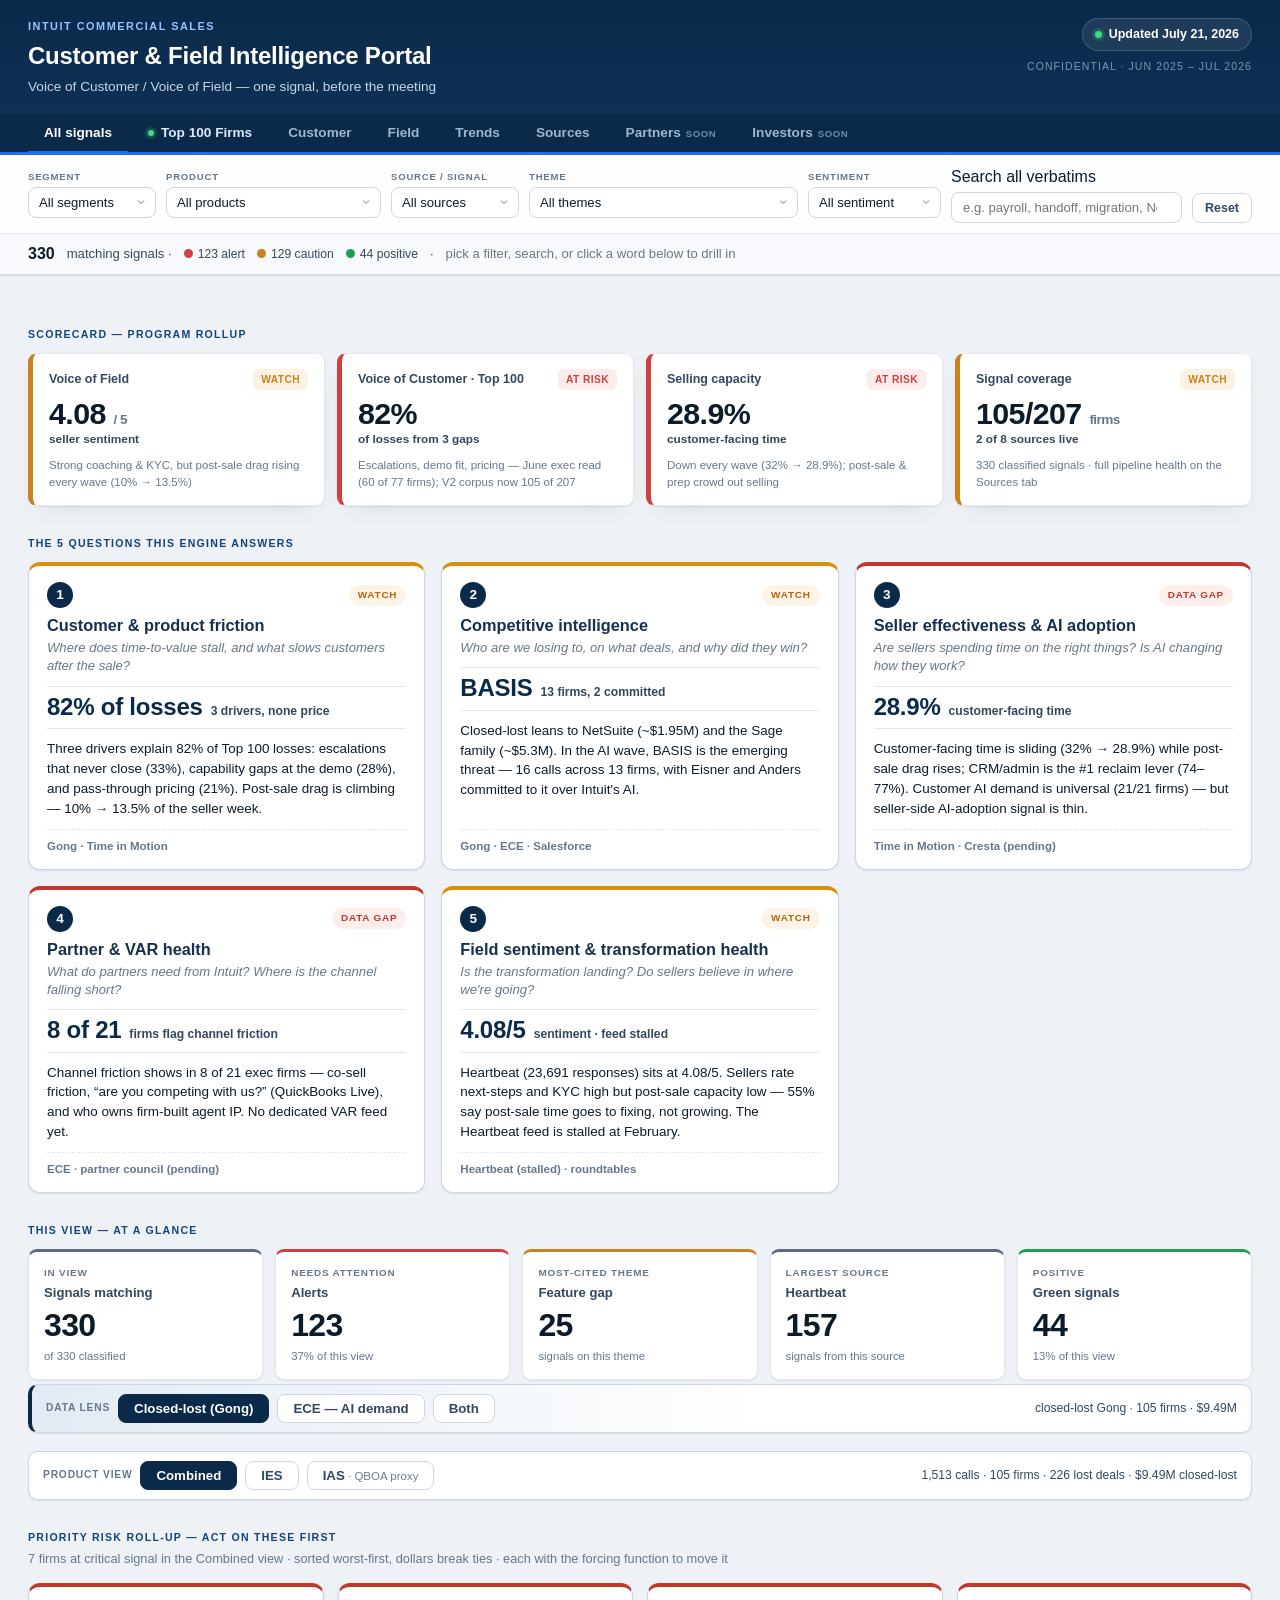
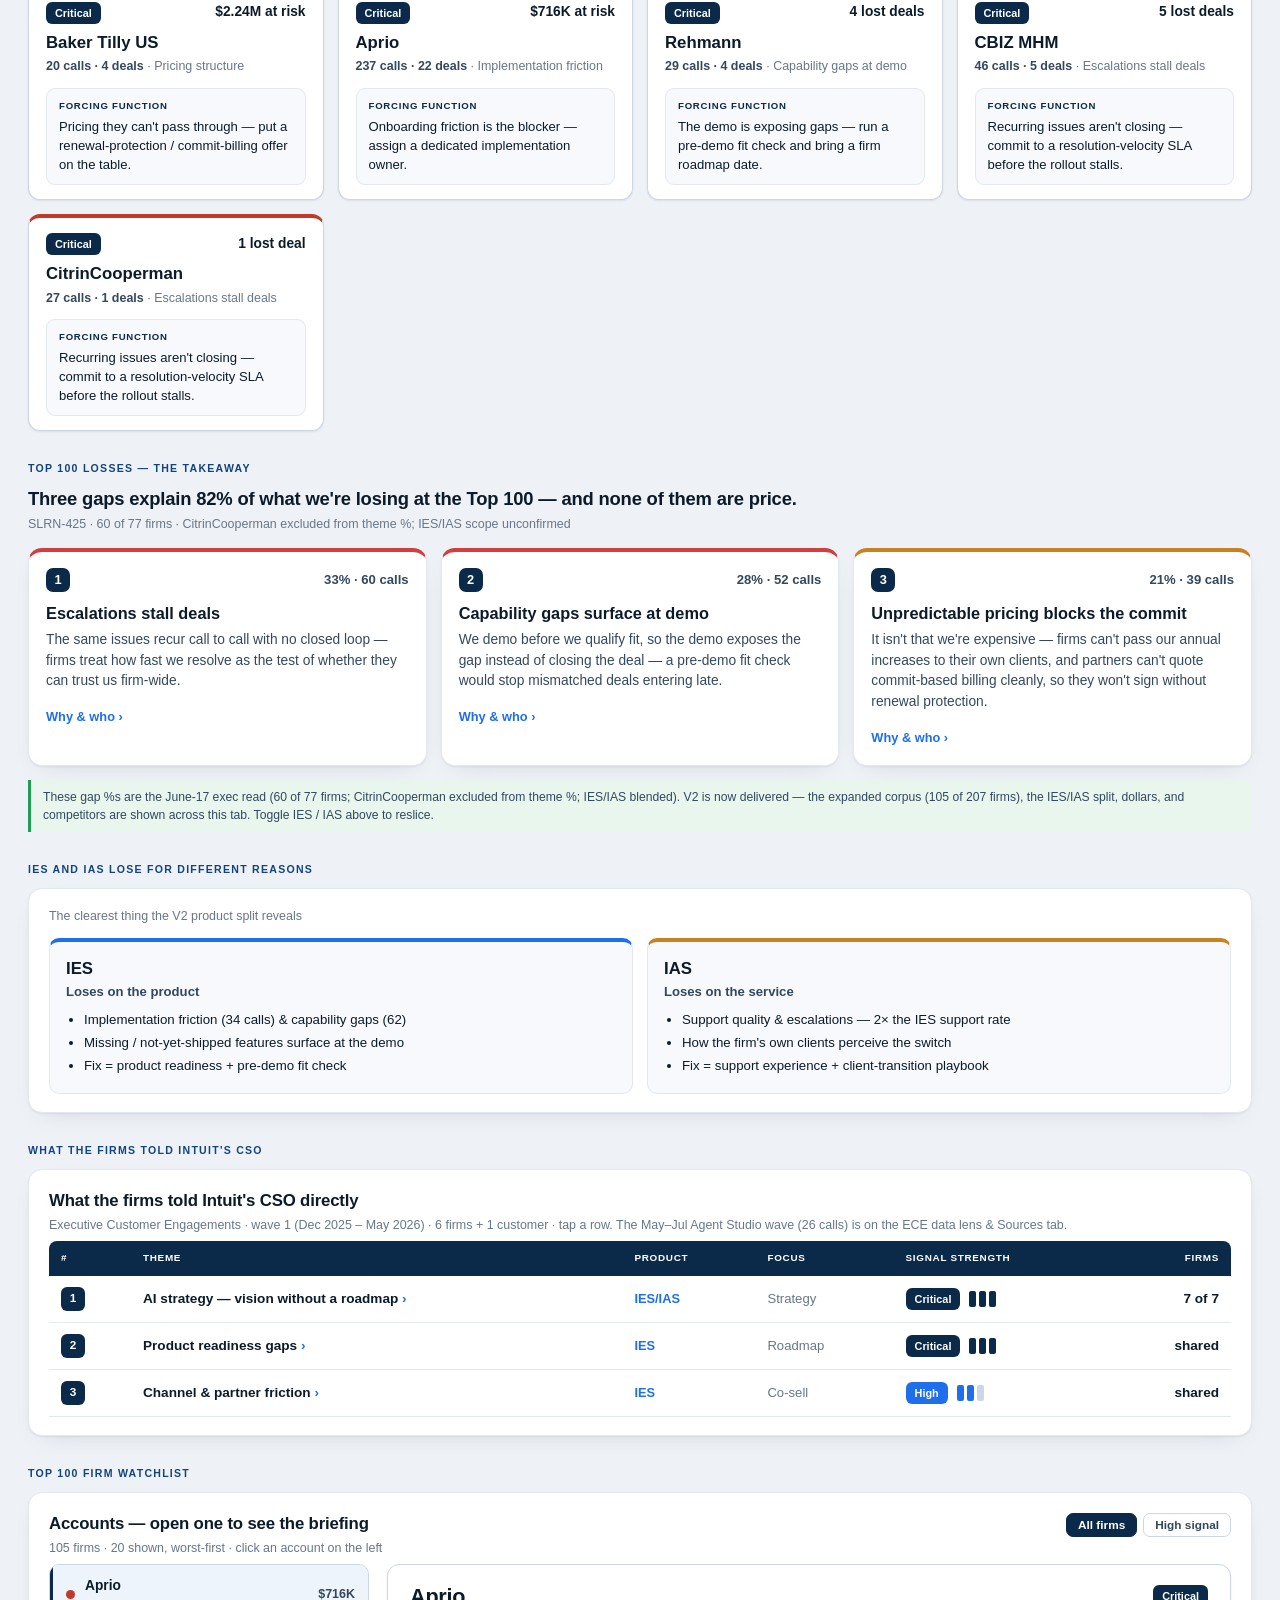
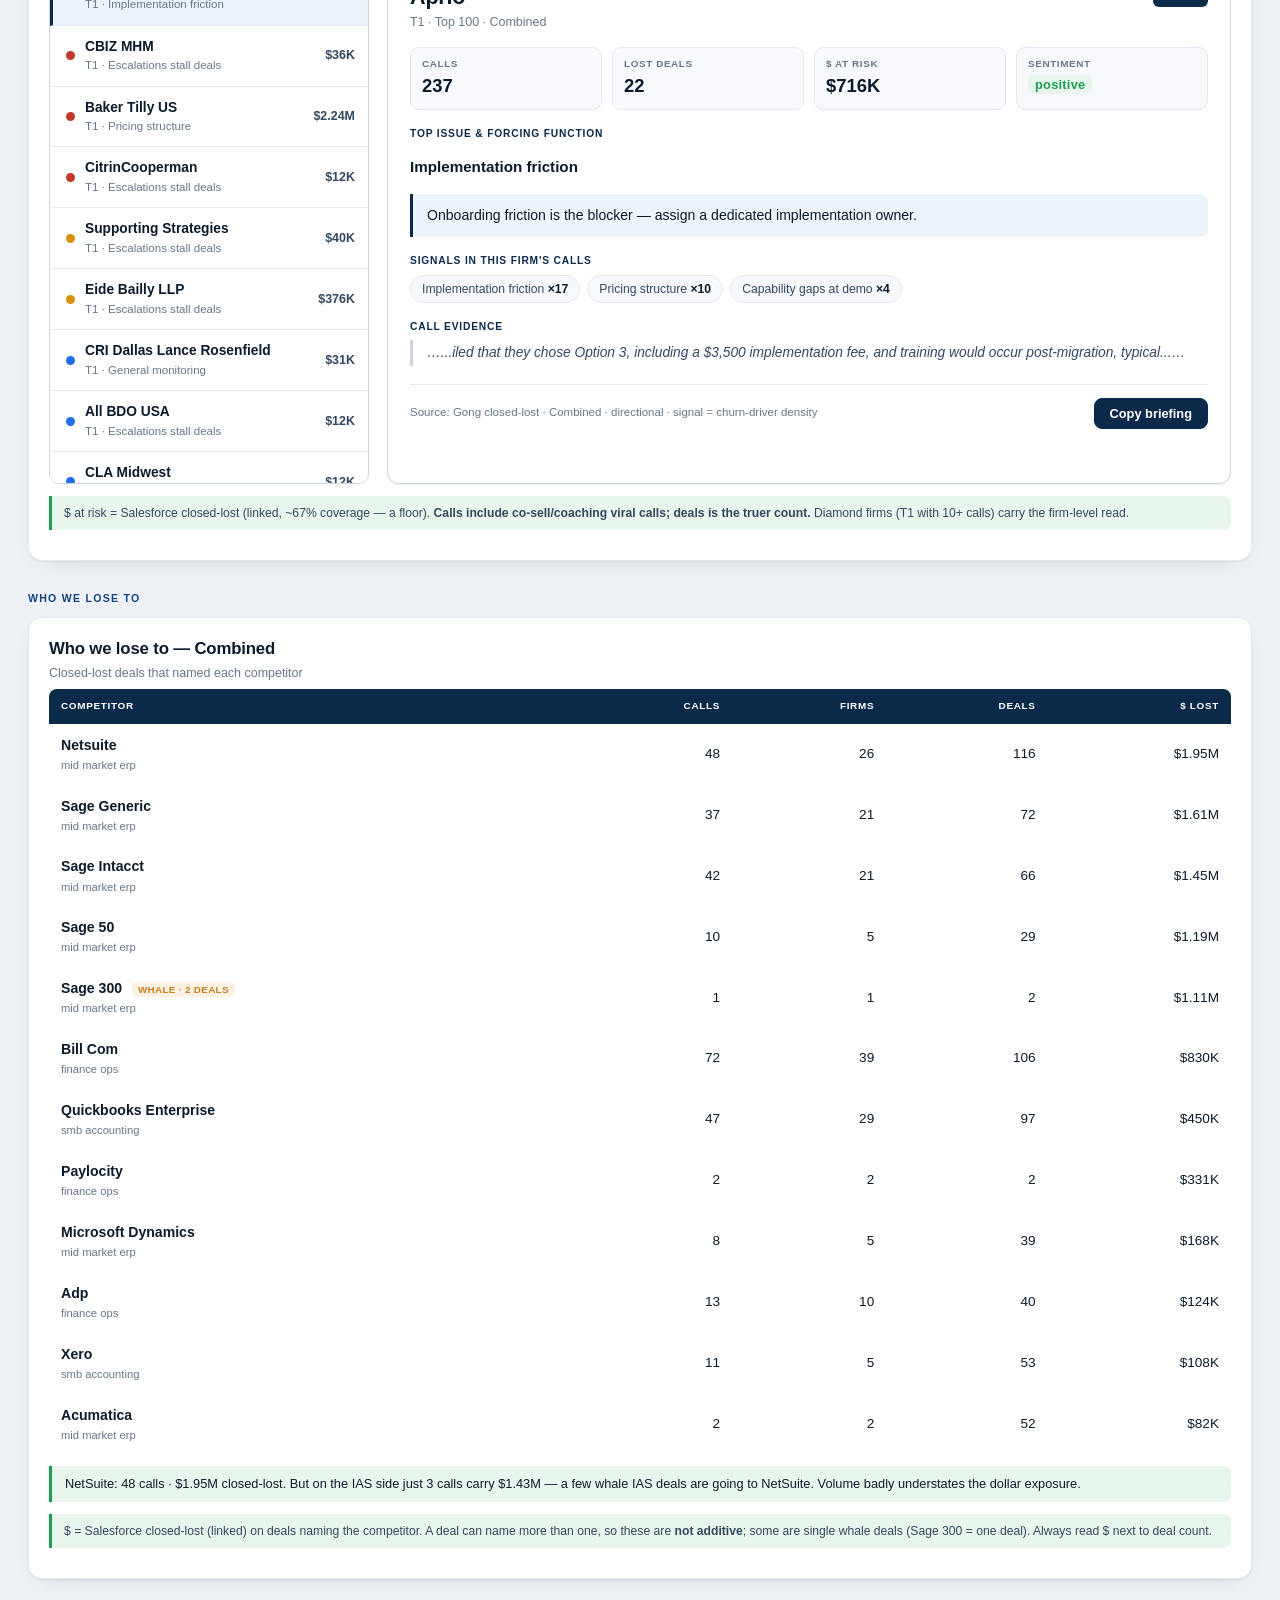
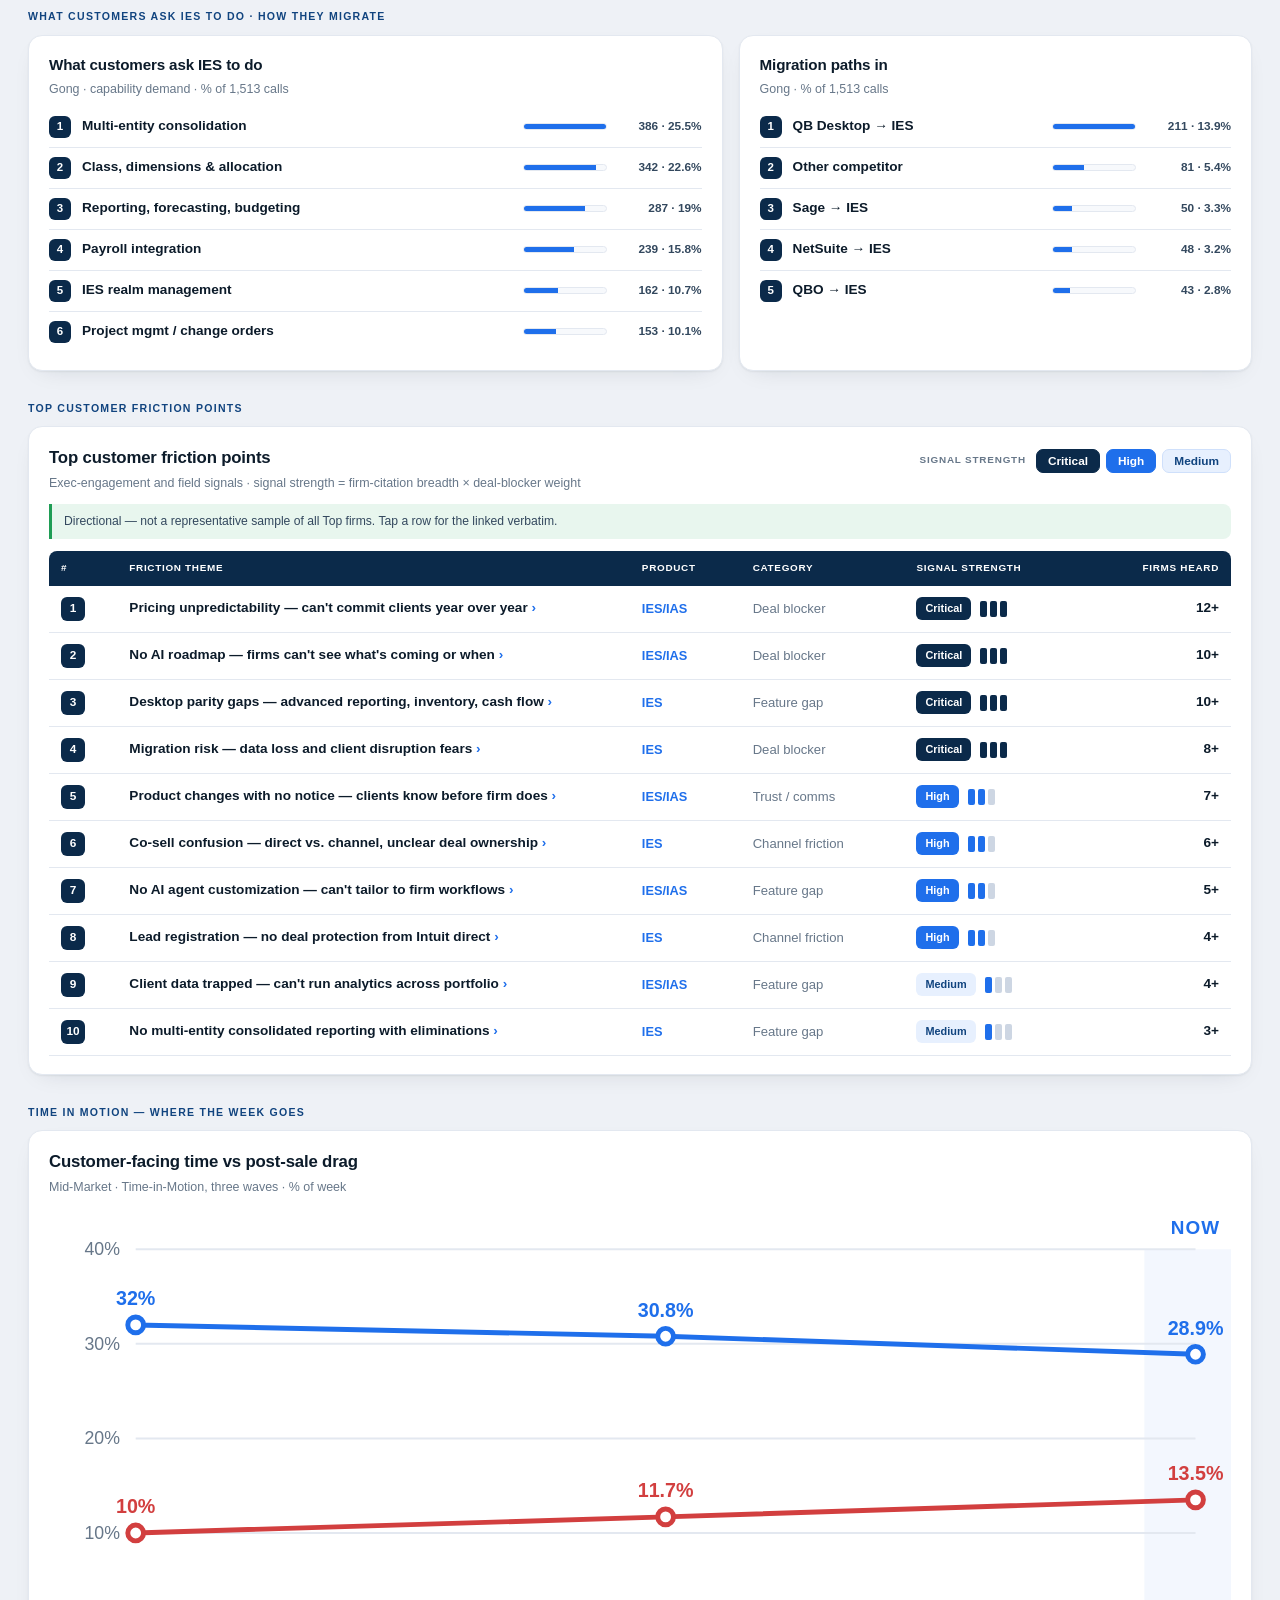
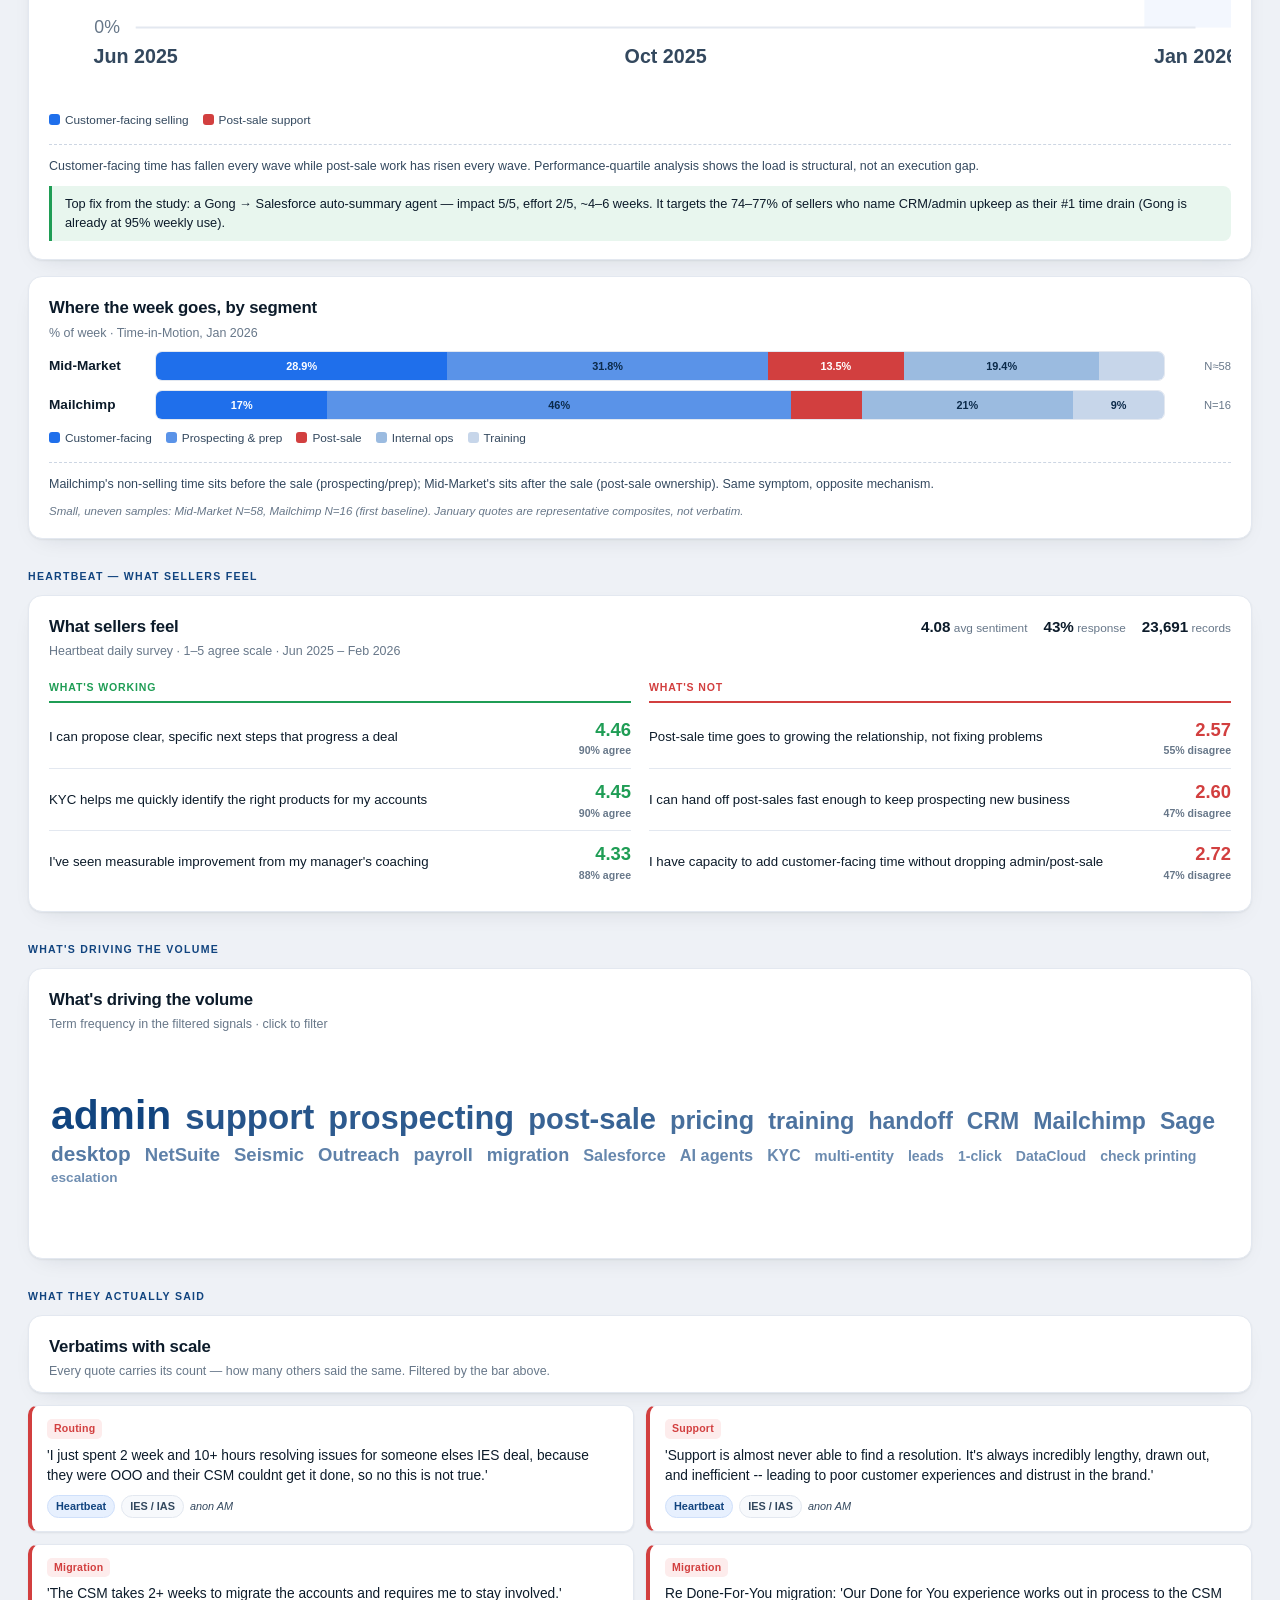
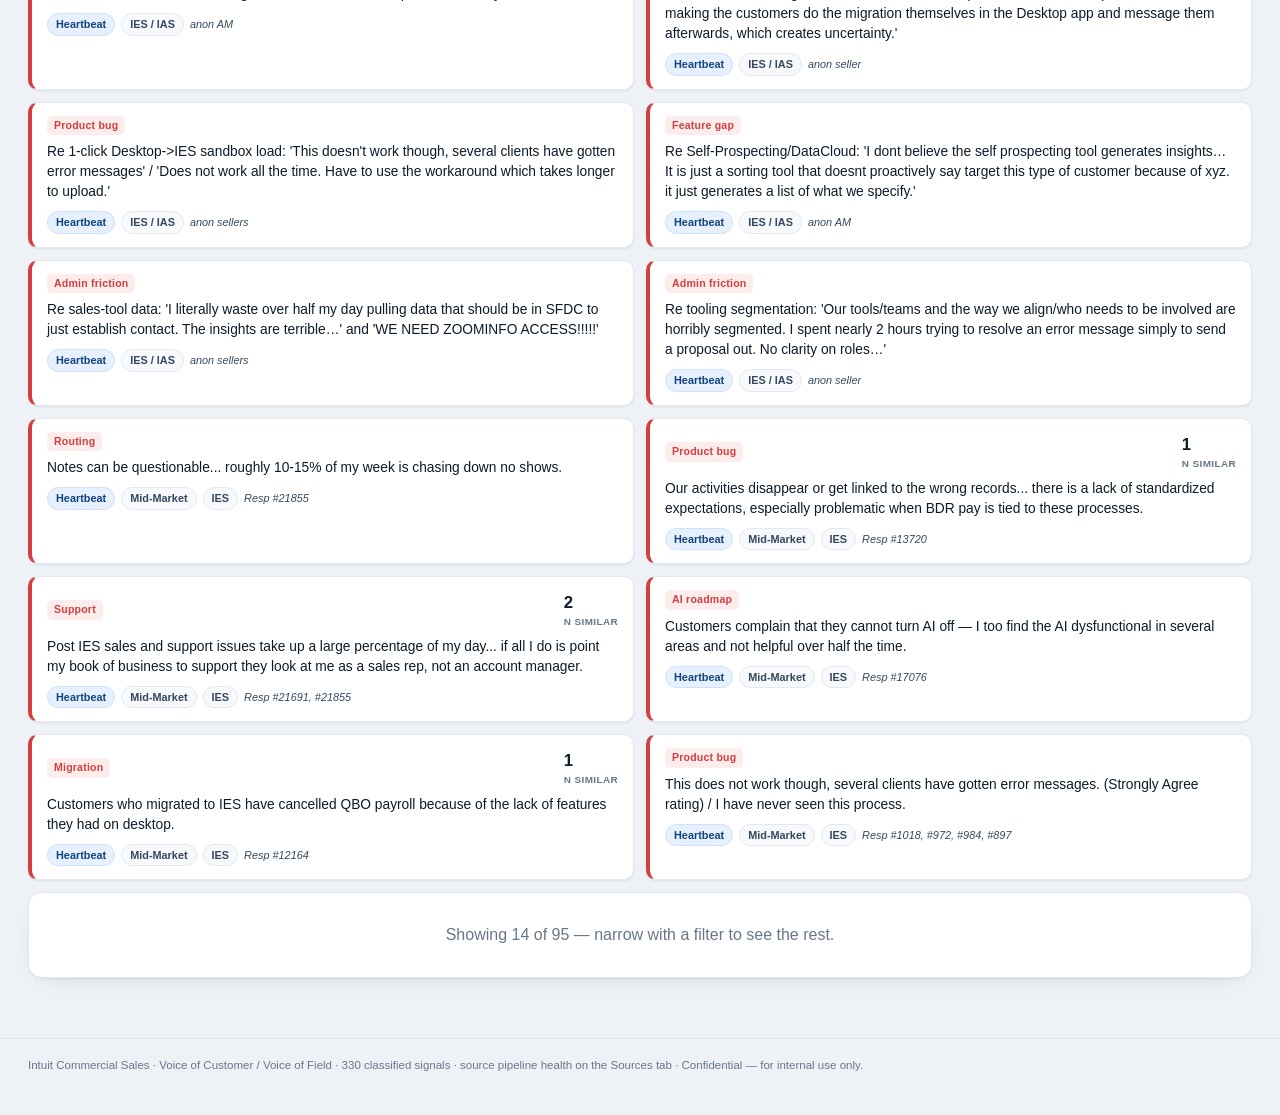
<file: standalone.html>
<!DOCTYPE html>
<html lang="en">
<head>
<meta charset="UTF-8">
<meta name="viewport" content="width=device-width, initial-scale=1.0">
<title>Customer &amp; Field Intelligence Portal — Intuit Commercial Sales</title>
<meta name="description" content="Voice of Customer and Voice of Field signal portal for Intuit Commercial Sales. Confidential.">
<style>
:root{
  --bg:#eef1f6; --surface:#ffffff; --surface-2:#f7f9fc;
  --ink:#0c1b2a; --ink-soft:#33485e; --muted:#677789;
  --line:#e3e8f0; --line-strong:#cdd6e3;
  --brand:#1f6feb; --brand-deep:#0b2a4a; --brand-ink:#11447f; --brand-tint:#e7f0fe;
  --red:#d23f3f; --red-bg:#fdecec; --amber:#c9821f; --amber-bg:#fbf2e3;
  --green:#1f9d55; --green-bg:#e8f6ee; --neutral:#5b6b7d; --neutral-bg:#eef2f7;
  --shadow:0 1px 2px rgba(12,27,42,.06),0 8px 24px -14px rgba(12,27,42,.18);
  --shadow-sm:0 1px 2px rgba(12,27,42,.08);
  --radius:14px; --radius-sm:9px; --maxw:1280px;
}
*{box-sizing:border-box;}
html{-webkit-text-size-adjust:100%;}
body{
  margin:0; background:var(--bg); color:var(--ink);
  font-family:-apple-system,BlinkMacSystemFont,"Segoe UI",Roboto,Helvetica,Arial,sans-serif;
  line-height:1.5; -webkit-font-smoothing:antialiased;
}
.num{font-variant-numeric:tabular-nums;}
a{color:var(--brand);}

/* ---------- Masthead ---------- */
.masthead{background:linear-gradient(180deg,#0b2a4a 0%,#0e3258 100%);color:#fff;border-bottom:3px solid var(--brand);}
.mast-inner{max-width:var(--maxw);margin:0 auto;padding:18px 28px 16px;display:flex;align-items:flex-start;justify-content:space-between;gap:24px;flex-wrap:wrap;}
.mast-l .eyebrow{font-size:.68rem;font-weight:700;letter-spacing:.14em;text-transform:uppercase;color:#9cc2ff;margin:0 0 4px;}
.mast-l h1{font-size:1.5rem;font-weight:800;margin:0;letter-spacing:-.01em;}
.mast-l .sub{font-size:.85rem;color:#c5d6ea;margin:3px 0 0;}
.mast-r{text-align:right;font-size:.78rem;color:#c5d6ea;}
.mast-r .updated{display:inline-flex;align-items:center;gap:7px;background:rgba(255,255,255,.08);border:1px solid rgba(255,255,255,.16);border-radius:999px;padding:6px 12px;font-weight:600;color:#fff;}
.mast-r .dot{width:7px;height:7px;border-radius:50%;background:#3ddc84;box-shadow:0 0 0 3px rgba(61,220,132,.2);}
.mast-r .conf{display:block;margin-top:8px;font-size:.66rem;letter-spacing:.1em;text-transform:uppercase;color:#7f97b3;}

/* ---------- Tabs ---------- */
.tabs{max-width:var(--maxw);margin:0 auto;padding:0 28px;display:flex;gap:4px;}
.tab{appearance:none;border:0;background:transparent;color:#9fb6cf;font-size:.85rem;font-weight:600;padding:11px 16px;cursor:pointer;border-bottom:2px solid transparent;margin-bottom:-1px;}
.tab[aria-selected="true"]{color:#fff;border-bottom-color:var(--brand);}
.tab .soon{font-size:.6rem;opacity:.7;margin-left:5px;text-transform:uppercase;letter-spacing:.06em;}
.tab.tab-feature{color:#dce9fb;}
.tab.tab-feature[aria-selected="true"]{color:#fff;}
.tab .hot{display:inline-block;width:6px;height:6px;border-radius:50%;background:#3ddc84;margin-right:7px;vertical-align:1px;box-shadow:0 0 0 3px rgba(61,220,132,.18);}
.tabwrap{background:var(--brand-deep);}

/* ---------- Filter bar ---------- */
.filterbar{position:sticky;top:0;z-index:40;background:rgba(255,255,255,.92);backdrop-filter:saturate(1.4) blur(8px);border-bottom:1px solid var(--line-strong);box-shadow:var(--shadow-sm);}
.filter-inner{max-width:var(--maxw);margin:0 auto;padding:10px 28px;display:flex;gap:10px;align-items:center;flex-wrap:wrap;}
.fl{display:flex;flex-direction:column;gap:3px;}
.fl label{font-size:.6rem;font-weight:700;letter-spacing:.08em;text-transform:uppercase;color:var(--muted);}
.fl select{appearance:none;border:1px solid var(--line-strong);background:var(--surface) url("data:image/svg+xml;utf8,<svg xmlns='http://www.w3.org/2000/svg' width='12' height='12' viewBox='0 0 24 24' fill='none' stroke='%23677789' stroke-width='2'><path d='M6 9l6 6 6-6'/></svg>") no-repeat right 8px center;padding:7px 26px 7px 10px;border-radius:8px;font-size:.82rem;color:var(--ink);font-weight:500;cursor:pointer;min-width:128px;}
.search{flex:1;min-width:180px;display:flex;flex-direction:column;gap:3px;}
.search input{border:1px solid var(--line-strong);border-radius:8px;padding:7px 11px;font-size:.82rem;width:100%;}
.btn-reset{align-self:flex-end;border:1px solid var(--line-strong);background:var(--surface);border-radius:8px;padding:7px 12px;font-size:.78rem;font-weight:600;color:var(--ink-soft);cursor:pointer;}
.btn-reset:hover{background:var(--surface-2);}
.result-count{display:none;}
.filtersummary{border-top:1px solid var(--line);background:var(--surface-2);}
.filtersummary:empty{display:none;}
.filtersummary .inner{max-width:var(--maxw);margin:0 auto;padding:8px 28px;display:flex;align-items:center;gap:14px;flex-wrap:wrap;}
.filtersummary .chips{display:flex;gap:6px;flex-wrap:wrap;}
.fchip{appearance:none;border:1px solid var(--brand);background:var(--brand-tint);color:var(--brand-ink);border-radius:999px;padding:3px 9px;font-size:.74rem;font-weight:600;cursor:pointer;display:inline-flex;align-items:center;gap:5px;}
.fchip span{font-weight:800;opacity:.7;}
.fchip:hover{background:#d7e6fd;}
.fchip.clear{border-color:var(--line-strong);background:var(--surface);color:var(--ink-soft);}
.sumcount{font-size:.82rem;color:var(--ink-soft);display:flex;align-items:center;gap:12px;flex-wrap:wrap;}
.sumcount b{font-size:1rem;color:var(--ink);}
.sumcount .sb{display:inline-flex;align-items:center;gap:5px;font-size:.76rem;}
.sumcount .hint{color:var(--muted);}
.dot-red,.dot-amber,.dot-green{display:inline-block;width:9px;height:9px;border-radius:50%;}
.dot-red{background:var(--red);}.dot-amber{background:var(--amber);}.dot-green{background:var(--green);}

/* ---------- Layout ---------- */
main{max-width:var(--maxw);margin:0 auto;padding:22px 28px 60px;}
.section-tag{font-size:.66rem;font-weight:700;letter-spacing:.12em;text-transform:uppercase;color:var(--brand-ink);margin:30px 0 10px;display:flex;align-items:center;gap:8px;}
.section-tag .pp{background:var(--brand);color:#fff;border-radius:5px;font-size:.6rem;padding:2px 5px;letter-spacing:.04em;}
.card{background:var(--surface);border:1px solid var(--line);border-radius:var(--radius);box-shadow:var(--shadow);padding:18px 20px;}
.grid-2{display:grid;grid-template-columns:1.15fr .85fr;gap:16px;}
.grid-3{display:grid;grid-template-columns:repeat(3,1fr);gap:16px;}
@media(max-width:900px){.grid-2,.grid-3{grid-template-columns:1fr;}}
h2.h{font-size:1.05rem;font-weight:700;margin:0;letter-spacing:-.01em;}
.h-sub{font-size:.78rem;color:var(--muted);margin:3px 0 0;}
.card-note{font-size:.78rem;color:var(--ink-soft);margin:14px 0 0;padding-top:12px;border-top:1px dashed var(--line-strong);line-height:1.5;}
.topfix{font-size:.8rem;color:var(--ink);background:var(--green-bg);border-left:3px solid var(--green);border-radius:0 8px 8px 0;padding:9px 13px;margin:11px 0 0;line-height:1.45;}
.caveat{font-size:.72rem;color:var(--muted);font-style:italic;margin:9px 0 0;}

/* ---------- Scorecard (program rollup) ---------- */
.scorecard{display:grid;grid-template-columns:repeat(4,1fr);gap:12px;}
@media(max-width:1080px){.scorecard{grid-template-columns:repeat(2,1fr);}}
.sctile{background:var(--surface);border:1px solid var(--line);border-left:5px solid var(--neutral);border-radius:var(--radius-sm);box-shadow:var(--shadow);padding:15px 16px;}
.sctile.red{border-left-color:var(--red);}.sctile.amber{border-left-color:var(--amber);}.sctile.green{border-left-color:var(--green);}
.sctop{display:flex;align-items:center;justify-content:space-between;gap:8px;margin-bottom:8px;}
.scdomain{font-size:.78rem;font-weight:700;color:var(--ink-soft);}
.scstatus{font-size:.64rem;font-weight:800;letter-spacing:.04em;text-transform:uppercase;border-radius:6px;padding:3px 8px;white-space:nowrap;}
.scstatus.red{background:var(--red-bg);color:var(--red);}.scstatus.amber{background:var(--amber-bg);color:var(--amber);}.scstatus.green{background:var(--green-bg);color:var(--green);}
.scmetric{font-size:1.9rem;font-weight:800;letter-spacing:-.02em;line-height:1;color:var(--ink);}
.scmetric small{font-size:.85rem;font-weight:600;color:var(--muted);}
.sclabel{font-size:.74rem;color:var(--ink-soft);font-weight:600;margin-top:3px;}
.scsub{font-size:.72rem;color:var(--muted);margin-top:8px;line-height:1.45;}

/* ---------- KPI strip ---------- */
.kpis{display:grid;grid-template-columns:repeat(5,1fr);gap:12px;}
@media(max-width:1080px){.kpis{grid-template-columns:repeat(2,1fr);}}
.kpi{background:var(--surface);border:1px solid var(--line);border-top:3px solid var(--brand);border-radius:var(--radius-sm);box-shadow:var(--shadow-sm);padding:14px 15px;}
.kpi.red{border-top-color:var(--red);} .kpi.amber{border-top-color:var(--amber);} .kpi.green{border-top-color:var(--green);} .kpi.neutral{border-top-color:var(--neutral);}
.kpi .seg{font-size:.62rem;font-weight:700;letter-spacing:.08em;text-transform:uppercase;color:var(--muted);}
.kpi .lab{font-size:.82rem;color:var(--ink-soft);margin:2px 0 6px;font-weight:600;}
.kpi .v{font-size:2rem;font-weight:800;letter-spacing:-.02em;line-height:1;}
.kpi .delta{display:inline-block;margin-top:7px;font-size:.72rem;font-weight:700;padding:2px 7px;border-radius:6px;}
.kpi .delta.bad{background:var(--red-bg);color:var(--red);}
.kpi .delta.good{background:var(--green-bg);color:var(--green);}
.kpi .delta.flat{background:var(--neutral-bg);color:var(--neutral);}
.kpi .sub{font-size:.71rem;color:var(--muted);margin-top:8px;line-height:1.4;}

/* ---------- Charts ---------- */
.chart-head{display:flex;justify-content:space-between;align-items:baseline;gap:10px;margin-bottom:6px;}
.legend{display:flex;gap:14px;flex-wrap:wrap;margin-top:10px;font-size:.74rem;color:var(--ink-soft);}
.legend i{display:inline-block;width:11px;height:11px;border-radius:3px;margin-right:5px;vertical-align:-1px;}
.swatch-brand{background:var(--brand);}.swatch-red{background:var(--red);}.swatch-amber{background:var(--amber);}.swatch-green{background:var(--green);}.swatch-neutral{background:var(--neutral);}
.now-flag{font-size:.6rem;font-weight:800;letter-spacing:.06em;color:var(--brand);}

/* stacked mix */
.mixrow{display:grid;grid-template-columns:96px 1fr 56px;align-items:center;gap:10px;margin:9px 0;}
.mixrow .seglab{font-weight:700;font-size:.85rem;}
.mixrow .n{font-size:.7rem;color:var(--muted);text-align:right;}
.mixbar{display:flex;height:30px;border-radius:7px;overflow:hidden;border:1px solid var(--line);}
.mixbar span{display:flex;align-items:center;justify-content:center;font-size:.68rem;font-weight:700;color:#fff;min-width:0;}

/* word cloud */
.cloud{display:flex;flex-wrap:wrap;gap:6px 14px;align-items:baseline;align-content:center;min-height:200px;padding:6px 2px;}
.cloud button{appearance:none;border:0;background:transparent;cursor:pointer;font-weight:700;line-height:1.05;padding:0;color:var(--brand-ink);}
.cloud button:hover{color:var(--brand);text-decoration:underline;}

/* trending */
.trank{display:flex;align-items:center;gap:11px;padding:9px 0;border-top:1px solid var(--line);}
.trank:first-of-type{border-top:0;}
.trank .rk{width:22px;height:22px;border-radius:6px;background:var(--brand-deep);color:#fff;font-size:.72rem;font-weight:800;display:flex;align-items:center;justify-content:center;flex-shrink:0;}
.trank .tt{flex:1;font-size:.85rem;font-weight:600;min-width:0;}
.trank .meter{width:84px;height:7px;border-radius:4px;background:var(--surface-2);overflow:hidden;border:1px solid var(--line);}
.trank .meter i{display:block;height:100%;}
.trank .vv{width:84px;text-align:right;font-size:.74rem;font-weight:700;color:var(--ink-soft);}
.fill-brand{background:var(--brand);}.fill-red{background:var(--red);}.fill-amber{background:var(--amber);}

/* ---------- Verbatim / signal cards ---------- */
.vmeta{display:flex;justify-content:space-between;align-items:center;flex-wrap:wrap;gap:8px;margin-bottom:6px;}
.vgrid{display:grid;grid-template-columns:repeat(2,1fr);gap:12px;}
@media(max-width:760px){.vgrid{grid-template-columns:1fr;}}
.vcard{background:var(--surface);border:1px solid var(--line);border-left:4px solid var(--neutral);border-radius:10px;padding:13px 15px;box-shadow:var(--shadow-sm);}
.vcard.red{border-left-color:var(--red);}.vcard.amber{border-left-color:var(--amber);}.vcard.green{border-left-color:var(--green);}.vcard.neutral{border-left-color:var(--neutral);}
.vcard .vtop{display:flex;justify-content:space-between;align-items:center;gap:8px;margin-bottom:7px;}
.tag{font-size:.66rem;font-weight:700;border-radius:5px;padding:2px 7px;letter-spacing:.02em;}
.tag.red{background:var(--red-bg);color:var(--red);}.tag.amber{background:var(--amber-bg);color:var(--amber);}.tag.green{background:var(--green-bg);color:var(--green);}.tag.neutral{background:var(--neutral-bg);color:var(--neutral);}
.vcard .vcount{font-size:1.05rem;font-weight:800;color:var(--ink);white-space:nowrap;}
.vcard .vcount small{font-size:.62rem;font-weight:600;color:var(--muted);display:block;text-align:right;letter-spacing:.04em;text-transform:uppercase;}
.vcard blockquote{margin:0;font-size:.86rem;color:var(--ink);line-height:1.45;}
.vcard .vfoot{margin-top:9px;display:flex;gap:6px;flex-wrap:wrap;align-items:center;font-size:.68rem;color:var(--muted);}
.chip{background:var(--surface-2);border:1px solid var(--line);border-radius:999px;padding:2px 8px;font-weight:600;color:var(--ink-soft);}
.chip.src{background:var(--brand-tint);border-color:#cfe0fb;color:var(--brand-ink);}
.who{font-style:italic;color:var(--ink-soft);}
.commentary{opacity:.62;}
.empty{text-align:center;padding:46px 20px;color:var(--muted);}
.empty h3{color:var(--ink-soft);margin:0 0 6px;}

/* heartbeat panel */
.hbstat{display:flex;gap:16px;flex-wrap:wrap;font-size:.74rem;color:var(--muted);}
.hbstat b{color:var(--ink);font-size:.95rem;font-variant-numeric:tabular-nums;}
.hbgrid{display:grid;grid-template-columns:1fr 1fr;gap:18px;margin-top:14px;}
@media(max-width:760px){.hbgrid{grid-template-columns:1fr;}}
.hbcap{font-size:.66rem;font-weight:800;letter-spacing:.08em;text-transform:uppercase;padding:5px 0;margin-bottom:4px;border-bottom:2px solid var(--line);}
.hbcap.good{color:var(--green);border-bottom-color:var(--green);}
.hbcap.bad{color:var(--red);border-bottom-color:var(--red);}
.hbrow{display:flex;align-items:center;gap:12px;padding:9px 0;border-bottom:1px solid var(--line);}
.hbrow:last-child{border-bottom:0;}
.hbq{flex:1;font-size:.83rem;color:var(--ink);line-height:1.35;}
.hbsc{text-align:right;white-space:nowrap;}
.hbsc b{font-size:1.15rem;font-variant-numeric:tabular-nums;}
.hbsc.good b{color:var(--green);}.hbsc.bad b{color:var(--red);}
.hbsc small{display:block;font-size:.66rem;color:var(--muted);font-weight:600;}

/* Top 100 product-cut toggle */
.cutbar{display:flex;align-items:center;gap:8px;flex-wrap:wrap;background:var(--surface);border:1px solid var(--line-strong);border-radius:10px;padding:9px 14px;margin:4px 0 18px;box-shadow:var(--shadow-sm);}
.cutlab{font-size:.64rem;font-weight:700;letter-spacing:.08em;text-transform:uppercase;color:var(--muted);}
.cuttog{appearance:none;border:1px solid var(--line-strong);background:var(--surface);border-radius:8px;padding:6px 15px;font-size:.83rem;font-weight:700;cursor:pointer;color:var(--ink-soft);}
.cuttog.on{background:var(--brand-deep);border-color:var(--brand-deep);color:#fff;}
.cuttog .cutsub{font-weight:500;opacity:.7;font-size:.72rem;}
.cutmeta{margin-left:auto;font-size:.76rem;color:var(--ink-soft);font-variant-numeric:tabular-nums;}
@media(max-width:760px){.cutmeta{margin-left:0;width:100%;}}
/* data lens (source: closed-lost vs ECE AI-demand) */
.datalens{border-left:4px solid var(--brand-deep);background:linear-gradient(90deg,rgba(0,119,197,.05),var(--surface) 60%);}
.lenstog{appearance:none;border:1px solid var(--line-strong);background:var(--surface);border-radius:8px;padding:6px 15px;font-size:.83rem;font-weight:700;cursor:pointer;color:var(--ink-soft);}
.lenstog.on{background:var(--brand-deep);border-color:var(--brand-deep);color:#fff;}
.ecehead{display:flex;align-items:center;gap:20px;}
.ecebig{font-size:2.6rem;font-weight:800;line-height:1;color:var(--brand-deep);letter-spacing:-.02em;flex:none;}
.ecebig span{font-size:.9rem;font-weight:700;color:var(--muted);margin-left:2px;}
.ecehead-t .h{margin:0;}
.newtag{display:inline-block;font-size:.6rem;font-weight:800;letter-spacing:.06em;background:#b8620a;color:#fff;border-radius:4px;padding:1px 5px;vertical-align:middle;margin-left:4px;}
@media(max-width:620px){.ecehead{flex-direction:column;align-items:flex-start;gap:10px;}}
/* Sources / signal coverage tab */
.srchealth{display:flex;flex-wrap:wrap;align-items:center;gap:12px;margin:2px 0 18px;}
.shpill{display:flex;align-items:center;gap:7px;font-size:.9rem;color:var(--ink-soft);background:var(--surface);border:1px solid var(--line-strong);border-radius:999px;padding:6px 14px;box-shadow:var(--shadow-sm);}
.shpill b{color:var(--ink);font-size:1.05rem;}
.shmeta{font-size:.78rem;color:var(--muted);flex:1;min-width:240px;}
.sdot{width:11px;height:11px;border-radius:50%;flex:none;display:inline-block;}
.sdot.green{background:#16a34a;box-shadow:0 0 0 3px rgba(22,163,74,.15);}
.sdot.yellow{background:#d99109;box-shadow:0 0 0 3px rgba(217,145,9,.15);}
.sdot.red{background:#c0392b;box-shadow:0 0 0 3px rgba(192,57,43,.15);}
.srcgrid{display:grid;grid-template-columns:repeat(auto-fill,minmax(280px,1fr));gap:16px;}
.srccard{background:var(--surface);border:1px solid var(--line-strong);border-left:5px solid var(--line-strong);border-radius:12px;padding:16px 18px 14px;box-shadow:var(--shadow-sm);}
.srccard.green{border-left-color:#16a34a;}
.srccard.yellow{border-left-color:#d99109;}
.srccard.red{border-left-color:#c0392b;}
.srctop{display:flex;align-items:center;gap:8px;margin-bottom:8px;}
.srcstat{font-size:.66rem;font-weight:800;letter-spacing:.09em;text-transform:uppercase;}
.srcstat.green{color:#16a34a;} .srcstat.yellow{color:#b8620a;} .srcstat.red{color:#c0392b;}
.srcname{font-size:1.02rem;font-weight:800;color:var(--ink);line-height:1.15;}
.srcvol{font-size:.9rem;color:var(--brand-deep);font-weight:700;margin:6px 0 12px;font-variant-numeric:tabular-nums;}
.srckv{display:flex;justify-content:space-between;gap:10px;font-size:.82rem;padding:5px 0;border-top:1px solid var(--line);}
.srckv span{color:var(--muted);} .srckv b{color:var(--ink);font-weight:700;text-align:right;}
.srcnote{margin-top:10px;font-size:.76rem;color:var(--muted);line-height:1.4;font-style:italic;}
.srcfoot{margin-top:18px;font-size:.8rem;color:var(--muted);line-height:1.5;}
/* Themes overview (5 questions) */
.themegrid{display:grid;grid-template-columns:repeat(auto-fill,minmax(330px,1fr));gap:16px;}
.themecard{background:var(--surface);border:1px solid var(--line-strong);border-top:4px solid var(--brand-deep);border-radius:12px;padding:16px 18px 14px;box-shadow:var(--shadow-sm);display:flex;flex-direction:column;}
.themecard.watch{border-top-color:#d99109;} .themecard.gap{border-top-color:#c0392b;} .themecard.on-track{border-top-color:#16a34a;}
.themetop{display:flex;align-items:center;justify-content:space-between;margin-bottom:8px;}
.themenum{width:26px;height:26px;border-radius:50%;background:var(--brand-deep);color:#fff;font-size:.85rem;font-weight:800;display:flex;align-items:center;justify-content:center;}
.themestat{font-size:.62rem;font-weight:800;letter-spacing:.08em;text-transform:uppercase;padding:3px 9px;border-radius:999px;}
.themestat.watch{background:#fdf3e7;color:#b8620a;} .themestat.gap{background:#fdeeec;color:#c0392b;} .themestat.on-track{background:#eaf6ee;color:#16a34a;}
.themename{font-size:1.02rem;font-weight:800;color:var(--navy,#17304f);margin:0 0 4px;line-height:1.15;}
.themeq{font-size:.82rem;color:var(--muted);font-style:italic;margin:0 0 10px;line-height:1.4;}
.themeans{display:flex;align-items:baseline;gap:8px;padding:8px 0;border-top:1px solid var(--line);border-bottom:1px solid var(--line);}
.themebig{font-size:1.5rem;font-weight:800;color:var(--brand-deep);letter-spacing:-.01em;line-height:1;}
.themebiglab{font-size:.76rem;color:var(--ink-soft);font-weight:600;}
.themebody{font-size:.84rem;color:var(--ink);line-height:1.48;margin:10px 0;flex:1;}
.themesrc{font-size:.72rem;color:var(--muted);font-weight:600;border-top:1px dashed var(--line);padding-top:8px;}
/* Trends tab */
.trsub{font-size:.85rem;color:var(--muted);margin:2px 0 16px;max-width:70ch;}
.trdeltas{display:grid;grid-template-columns:repeat(auto-fit,minmax(215px,1fr));gap:14px;}
.trdelta{background:var(--surface);border:1px solid var(--line-strong);border-left:5px solid var(--line-strong);border-radius:12px;padding:14px 16px;box-shadow:var(--shadow-sm);}
.trdelta.good{border-left-color:#16a34a;} .trdelta.bad{border-left-color:#c0392b;}
.trd-top{display:flex;align-items:center;gap:8px;}
.trarrow{font-size:.9rem;font-weight:800;}
.trdelta.good .trarrow{color:#16a34a;} .trdelta.bad .trarrow{color:#c0392b;}
.trd-lab{font-size:.7rem;font-weight:800;letter-spacing:.06em;text-transform:uppercase;color:var(--muted);}
.trd-val{font-size:1.9rem;font-weight:800;color:var(--ink);letter-spacing:-.02em;margin:6px 0 4px;font-variant-numeric:tabular-nums;}
.trd-sub{font-size:.78rem;color:var(--ink-soft);line-height:1.4;}
.trlegend{display:flex;gap:16px;flex-wrap:wrap;margin:10px 0 4px;}
.trleg{display:inline-flex;align-items:center;gap:7px;font-size:.8rem;color:var(--ink-soft);font-weight:600;}
.trleg i{width:12px;height:3px;border-radius:2px;display:inline-block;}
.trchartwrap{overflow-x:auto;margin-top:6px;}
.trchart{width:100%;height:auto;min-width:340px;display:block;}
.trgrid{stroke:var(--line);stroke-width:1;}
.tryl{fill:var(--muted);font-size:11px;text-anchor:end;font-variant-numeric:tabular-nums;}
.trxl{fill:var(--muted);font-size:11px;text-anchor:middle;font-weight:600;}
.trendlab{font-size:12.5px;font-weight:800;}
.trnote{font-size:.8rem;color:var(--ink-soft);line-height:1.5;margin-top:12px;border-top:1px solid var(--line);padding-top:10px;}
.emrow{display:flex;align-items:center;gap:12px;padding:11px 2px;border-top:1px solid var(--line);}
.emrow:first-child{border-top:none;}
.emdir{font-size:.85rem;font-weight:800;flex:none;width:20px;text-align:center;}
.emdir.up{color:#c0392b;} .emdir.steady{color:var(--muted);} .emdir.down{color:#16a34a;}
.emtx{flex:1;} .emtx b{display:block;font-size:.88rem;color:var(--ink);font-weight:800;} .emtx span{font-size:.78rem;color:var(--muted);}
.emsev{font-size:.62rem;font-weight:800;letter-spacing:.06em;text-transform:uppercase;padding:3px 9px;border-radius:999px;flex:none;}
.emsev.critical{background:#fdeeec;color:#c0392b;} .emsev.high{background:#fdf3e7;color:#b8620a;} .emsev.steady{background:#eef1f5;color:var(--muted);}
/* Priority risk roll-up (command-center) */
.prhead{font-size:.8rem;color:var(--muted);margin:-6px 0 14px;}
.prgrid{display:grid;grid-template-columns:repeat(auto-fill,minmax(250px,1fr));gap:14px;}
.prcard{background:var(--surface);border:1px solid var(--line-strong);border-top:4px solid var(--line-strong);border-radius:12px;padding:15px 17px 14px;box-shadow:var(--shadow-sm);display:flex;flex-direction:column;}
.prcard.critical{border-top-color:#c0392b;} .prcard.high{border-top-color:#d99109;} .prcard.medium{border-top-color:var(--brand);}
.prtop{display:flex;align-items:center;justify-content:space-between;gap:8px;margin-bottom:9px;}
.prbig{font-size:.86rem;font-weight:800;color:var(--ink);font-variant-numeric:tabular-nums;}
.prfirm{font-size:1.05rem;font-weight:800;color:var(--ink);line-height:1.15;}
.prmeta{font-size:.78rem;color:var(--muted);margin:5px 0 12px;}
.prmeta .num{color:var(--ink-soft);font-weight:700;}
.prff{margin-top:auto;background:var(--surface-2,#f6f9fc);border:1px solid var(--line);border-radius:9px;padding:10px 12px;font-size:.82rem;line-height:1.45;color:var(--ink);}
.prfflab{display:block;font-size:.6rem;font-weight:800;letter-spacing:.08em;text-transform:uppercase;color:var(--brand-deep);margin-bottom:4px;}
@media (prefers-color-scheme: dark){.prff{background:rgba(255,255,255,.03);}}
/* Accounts master-detail (side list -> open briefing) */
.acctview{display:grid;grid-template-columns:320px 1fr;gap:18px;margin-top:6px;}
.acctlist{border:1px solid var(--line-strong);border-radius:10px;overflow-y:auto;max-height:520px;background:var(--surface);}
.acctrow{display:flex;align-items:center;gap:10px;width:100%;text-align:left;background:none;border:none;border-bottom:1px solid var(--line);border-left:3px solid transparent;padding:11px 13px;cursor:pointer;font:inherit;color:var(--ink);}
.acctrow:last-child{border-bottom:none;}
.acctrow:hover{background:var(--surface-2,#f6f9fc);}
.acctrow.on{background:var(--brand-soft,#eef4fb);border-left-color:var(--brand-deep);}
.acctdot{width:9px;height:9px;border-radius:50%;flex:none;}
.acctdot.critical{background:#c0392b;} .acctdot.high{background:#d99109;} .acctdot.medium{background:var(--brand);} .acctdot.watch{background:#8a97a6;}
.accttx{flex:1;min-width:0;}
.accttx b{display:block;font-size:.86rem;font-weight:700;color:var(--ink);white-space:nowrap;overflow:hidden;text-overflow:ellipsis;}
.acctsub{display:block;font-size:.72rem;color:var(--muted);white-space:nowrap;overflow:hidden;text-overflow:ellipsis;}
.acctval{font-size:.78rem;font-weight:800;color:var(--ink-soft);flex:none;font-variant-numeric:tabular-nums;}
.acctbrief{border:1px solid var(--line-strong);border-radius:12px;background:var(--surface);padding:20px 22px;box-shadow:var(--shadow-sm);}
.brhead{display:flex;align-items:flex-start;justify-content:space-between;gap:12px;}
.brfirm{font-size:1.35rem;font-weight:800;color:var(--ink);line-height:1.1;letter-spacing:-.01em;}
.brtier{font-size:.78rem;color:var(--muted);margin-top:4px;}
.brkpis{display:grid;grid-template-columns:repeat(4,1fr);gap:10px;margin:16px 0 6px;}
.brk{background:var(--surface-2,#f6f9fc);border:1px solid var(--line);border-radius:9px;padding:9px 11px;}
.brk span{display:block;font-size:.62rem;font-weight:800;letter-spacing:.06em;text-transform:uppercase;color:var(--muted);}
.brk b{font-size:1.15rem;font-weight:800;color:var(--ink);} .brk b.tag{font-size:.8rem;}
.brblock{margin-top:16px;} .brlab{display:block;font-size:.64rem;font-weight:800;letter-spacing:.08em;text-transform:uppercase;color:var(--brand-deep);margin-bottom:6px;}
.brissue{font-size:.95rem;font-weight:800;color:var(--ink);}
.brff{margin-top:6px;font-size:.88rem;line-height:1.5;color:var(--ink);background:var(--brand-soft,#eef4fb);border-left:3px solid var(--brand-deep);border-radius:0 8px 8px 0;padding:11px 14px;}
.chips{display:flex;flex-wrap:wrap;gap:7px;}
.sigchip{font-size:.76rem;color:var(--ink-soft);background:var(--surface-2,#f6f9fc);border:1px solid var(--line);border-radius:999px;padding:4px 11px;}
.sigchip b{color:var(--ink);font-variant-numeric:tabular-nums;}
.brquote{margin:0;font-size:.86rem;line-height:1.55;color:var(--ink-soft);font-style:italic;border-left:3px solid var(--line-strong);padding:2px 0 2px 14px;}
.brwarn{margin-top:14px;font-size:.8rem;color:#b8620a;background:#fdf3e7;border-radius:8px;padding:9px 12px;}
.brfoot{display:flex;align-items:center;justify-content:space-between;gap:12px;flex-wrap:wrap;margin-top:18px;border-top:1px solid var(--line);padding-top:13px;}
.brsrc{font-size:.72rem;color:var(--muted);}
.brcopy{appearance:none;border:1px solid var(--brand-deep);background:var(--brand-deep);color:#fff;border-radius:8px;padding:7px 15px;font-size:.8rem;font-weight:700;cursor:pointer;}
.brcopy:hover{filter:brightness(1.08);}
@media (prefers-color-scheme: dark){.brk,.sigchip{background:rgba(255,255,255,.03);} .brff{background:rgba(74,159,224,.12);} .brwarn{background:rgba(224,164,74,.12);}}
@media(max-width:760px){.acctview{grid-template-columns:1fr;} .acctlist{max-height:280px;} .brkpis{grid-template-columns:repeat(2,1fr);}}
/* IES vs IAS comparison */
.ivgrid{display:grid;grid-template-columns:1fr 1fr;gap:14px;}
@media(max-width:760px){.ivgrid{grid-template-columns:1fr;}}
.ivcol{border:1px solid var(--line);border-top:4px solid var(--neutral);border-radius:10px;padding:14px 16px;background:var(--surface-2);}
.ivcol.brand{border-top-color:var(--brand);}.ivcol.amber{border-top-color:var(--amber);}
.ivside{font-size:1.05rem;font-weight:800;color:var(--ink);}
.ivlabel{font-size:.82rem;font-weight:700;color:var(--ink-soft);margin:1px 0 8px;}
.ivcol ul{margin:0;padding-left:18px;}
.ivcol li{font-size:.83rem;color:var(--ink);line-height:1.45;margin:4px 0;}
/* watchlist v2 extras */
.cosellflag{color:var(--amber);font-weight:700;}
.whale{font-size:.62rem;font-weight:800;letter-spacing:.03em;text-transform:uppercase;background:var(--amber-bg);color:var(--amber);border-radius:5px;padding:2px 6px;margin-left:6px;white-space:nowrap;}
.ftable td.num,.ftable th.num{text-align:right;font-variant-numeric:tabular-nums;white-space:nowrap;}

/* Top 100 gaps — hero takeaway cards */
.gapshead{font-size:1.15rem;font-weight:800;color:var(--ink);margin:0;letter-spacing:-.01em;line-height:1.3;}
.gapssub{font-size:.78rem;color:var(--muted);margin:4px 0 14px;}
.gapgrid{display:grid;grid-template-columns:repeat(3,1fr);gap:14px;}
@media(max-width:900px){.gapgrid{grid-template-columns:1fr;}}
.gapcard{background:var(--surface);border:1px solid var(--line);border-top:4px solid var(--neutral);border-radius:var(--radius);box-shadow:var(--shadow);padding:16px 17px;}
.gapcard.critical{border-top-color:var(--red);}.gapcard.high{border-top-color:var(--amber);}.gapcard.medium{border-top-color:var(--brand);}
.gaptop{display:flex;justify-content:space-between;align-items:center;}
.gapnum{width:24px;height:24px;border-radius:7px;background:var(--brand-deep);color:#fff;font-weight:800;font-size:.8rem;display:flex;align-items:center;justify-content:center;}
.gapstat{font-size:.82rem;font-weight:800;color:var(--ink-soft);}
.gaptitle{font-size:1.02rem;font-weight:800;margin:11px 0 7px;line-height:1.25;color:var(--ink);}
.gapsowhat{font-size:.86rem;color:var(--ink-soft);line-height:1.5;margin:0 0 12px;}
.gapmore{appearance:none;border:0;background:transparent;color:var(--brand);font-weight:700;font-size:.8rem;cursor:pointer;padding:0;}
.gapmore:hover{text-decoration:underline;}
.gapdetail{display:none;margin-top:11px;padding-top:11px;border-top:1px dashed var(--line-strong);}
.gapdetail.show{display:block;}
.gapdetail blockquote{margin:8px 0 4px;font-size:.85rem;font-style:italic;color:var(--ink);}

/* friction table */
.sigtoggles{display:flex;align-items:center;gap:6px;flex-wrap:wrap;}
.sigtoglab{font-size:.62rem;font-weight:700;letter-spacing:.08em;text-transform:uppercase;color:var(--muted);margin-right:4px;}
.sigtoggle{appearance:none;border:1px solid var(--line-strong);background:var(--surface);border-radius:7px;padding:4px 11px;font-size:.74rem;font-weight:700;cursor:pointer;color:var(--ink-soft);opacity:.5;}
.sigtoggle.on{opacity:1;}
.sigtoggle.critical.on{background:var(--brand-deep);border-color:var(--brand-deep);color:#fff;}
.sigtoggle.high.on{background:var(--brand);border-color:var(--brand);color:#fff;}
.sigtoggle.medium.on{background:var(--brand-tint);border-color:#cfe0fb;color:var(--brand-ink);}
.fnote{font-size:.76rem;color:var(--ink-soft);background:var(--green-bg);border-left:3px solid var(--green);border-radius:0 8px 8px 0;padding:8px 12px;margin:12px 0;}
.tablewrap{overflow-x:auto;}
.ftable{width:100%;border-collapse:collapse;font-size:.85rem;}
.ftable thead th{background:var(--brand-deep);color:#fff;text-align:left;font-size:.62rem;text-transform:uppercase;letter-spacing:.07em;padding:10px 12px;font-weight:700;}
.ftable thead th:first-child{border-radius:8px 0 0 0;}.ftable thead th:last-child{border-radius:0 8px 0 0;text-align:right;}
.frow{border-bottom:1px solid var(--line);cursor:pointer;}
.frow:hover{background:var(--surface-2);}
.frow.open{background:var(--brand-tint);}
.ftable td{padding:11px 12px;vertical-align:middle;}
.frk{display:inline-flex;width:24px;height:24px;border-radius:6px;background:var(--brand-deep);color:#fff;font-size:.74rem;font-weight:800;align-items:center;justify-content:center;}
.ftheme{font-weight:600;color:var(--ink);max-width:360px;}
.ftheme .chev{color:var(--brand);font-weight:800;}
.fprod{color:var(--brand);font-weight:700;font-size:.8rem;}
.fcat{color:var(--muted);font-size:.82rem;}
.ffirms{font-weight:800;text-align:right;}
.sigwrap{display:inline-flex;align-items:center;gap:9px;}
.sigbadge{font-size:.68rem;font-weight:700;border-radius:6px;padding:3px 9px;}
.sigbadge.critical{background:var(--brand-deep);color:#fff;}
.sigbadge.high{background:var(--brand);color:#fff;}
.sigbadge.medium{background:var(--brand-tint);color:var(--brand-ink);}
.sigbadge.watch{background:var(--neutral-bg);color:var(--neutral);}
/* firm watchlist */
.fwtoggles{display:flex;gap:6px;}
.fwtog{appearance:none;border:1px solid var(--line-strong);background:var(--surface);border-radius:7px;padding:4px 11px;font-size:.74rem;font-weight:700;cursor:pointer;color:var(--ink-soft);}
.fwtog.on{background:var(--brand-deep);border-color:var(--brand-deep);color:#fff;}
.fwsent{display:flex;height:10px;border-radius:6px;overflow:hidden;border:1px solid var(--line);margin:12px 0 5px;}
.fwseg{display:block;height:100%;}
.fwsl{font-size:.72rem;color:var(--muted);}
.fwcov{font-size:.74rem;color:var(--ink-soft);background:var(--surface-2);border-radius:7px;padding:6px 11px;margin:10px 0;}
.fwfirm{font-weight:700;font-size:.88rem;color:var(--ink);}
.fwsub{font-size:.7rem;color:var(--muted);margin-top:1px;}
.fwissue{font-weight:600;color:var(--ink);font-size:.84rem;}
.fwbd{font-size:.84rem;color:var(--ink);margin:4px 0 12px;line-height:1.45;}
.fmeter{display:inline-flex;gap:3px;}
.fmeter i{width:7px;height:16px;border-radius:2px;background:var(--line-strong);}
.fmeter.critical i.on{background:var(--brand-deep);}
.fmeter.high i.on{background:var(--brand);}
.fmeter.medium i.on{background:var(--brand);}
.fdetail{display:none;}
.fdetail.show{display:table-row;}
.fdetail td{background:var(--surface-2);border-bottom:1px solid var(--line);}
.fdetail-in{padding:4px 4px 4px 34px;}
.fdetail-in .lab{font-size:.6rem;font-weight:700;letter-spacing:.08em;text-transform:uppercase;color:var(--muted);}
.fdetail-in blockquote{margin:5px 0;font-size:.88rem;color:var(--ink);font-style:italic;}
.fdetail-in .who{font-size:.76rem;color:var(--ink-soft);font-weight:600;}
.fbullets{margin:4px 0 12px;padding-left:18px;}
.fbullets li{font-size:.84rem;color:var(--ink);line-height:1.45;margin:4px 0;}
.kvline{font-size:.82rem;color:var(--ink);margin:9px 0 0;line-height:1.45;}
.kvline .lab{display:inline;margin-right:5px;}

/* coverage */
.covtable{width:100%;border-collapse:collapse;font-size:.84rem;}
.covtable th{text-align:left;font-size:.64rem;text-transform:uppercase;letter-spacing:.08em;color:var(--muted);padding:8px 10px;border-bottom:2px solid var(--line-strong);}
.covtable td{padding:9px 10px;border-bottom:1px solid var(--line);}
.covtable td.num{font-weight:700;}
.status{font-size:.68rem;font-weight:700;border-radius:6px;padding:3px 9px;}
.status.Live{background:var(--green-bg);color:var(--green);}
.status.Recurring{background:var(--brand-tint);color:var(--brand-ink);}
.status.Done{background:var(--neutral-bg);color:var(--neutral);}
.status.Pending{background:var(--amber-bg);color:var(--amber);}

/* soon / empty lanes */
.soon-wrap{text-align:center;padding:54px 24px;}
.soon-badge{display:inline-block;background:var(--amber-bg);color:var(--amber);font-size:.66rem;font-weight:800;letter-spacing:.1em;text-transform:uppercase;border-radius:999px;padding:5px 13px;margin-bottom:14px;}
.soon-wrap h2{margin:0 0 6px;font-size:1.2rem;}
.soon-wrap p{color:var(--muted);max-width:520px;margin:0 auto;font-size:.88rem;}

footer{max-width:var(--maxw);margin:0 auto;padding:18px 28px 40px;color:var(--muted);font-size:.72rem;border-top:1px solid var(--line);}
.hidden{display:none!important;}

</style>
</head>
<body>

<header class="masthead">
  <div class="mast-inner">
    <div class="mast-l">
      <p class="eyebrow">Intuit Commercial Sales</p>
      <h1>Customer &amp; Field Intelligence Portal</h1>
      <p class="sub">Voice of Customer / Voice of Field — one signal, before the meeting</p>
    </div>
    <div class="mast-r">
      <span class="updated"><span class="dot"></span><span id="updated">Updated —</span></span>
      <span class="conf" id="scope">Confidential</span>
    </div>
  </div>
  <div class="tabwrap">
    <nav class="tabs" id="tabs" role="tablist">
      <button class="tab" data-lane="all" role="tab" aria-selected="true">All signals</button>
      <button class="tab tab-feature" data-lane="top100" role="tab" aria-selected="false"><span class="hot"></span>Top 100 Firms</button>
      <button class="tab" data-lane="customer" role="tab" aria-selected="false">Customer</button>
      <button class="tab" data-lane="field" role="tab" aria-selected="false">Field</button>
      <button class="tab" data-lane="trends" role="tab" aria-selected="false">Trends</button>
      <button class="tab" data-lane="sources" role="tab" aria-selected="false">Sources</button>
      <button class="tab" data-lane="partners" role="tab" aria-selected="false">Partners<span class="soon">soon</span></button>
      <button class="tab" data-lane="investors" role="tab" aria-selected="false">Investors<span class="soon">soon</span></button>
    </nav>
  </div>
</header>

<div class="filterbar">
  <div class="filter-inner">
    <div class="fl"><label>Segment</label><select id="f-segment"></select></div>
    <div class="fl"><label>Product</label><select id="f-product"></select></div>
    <div class="fl"><label>Source / signal</label><select id="f-source"></select></div>
    <div class="fl"><label>Theme</label><select id="f-theme"></select></div>
    <div class="fl"><label>Sentiment</label><select id="f-sentiment"></select></div>
    <div class="search"><label>Search all verbatims</label><input id="f-search" type="search" placeholder="e.g. payroll, handoff, migration, NetSuite…"></div>
    <button class="btn-reset" id="reset">Reset</button>
    <span class="result-count" id="rc"></span>
  </div>
  <div class="filtersummary" id="filtersummary"></div>
</div>

<main>
  <!-- Data-bearing lanes -->
  <div id="lane-data">
    <div id="scorecardSec">
      <div class="section-tag">Scorecard — program rollup</div>
      <div class="scorecard" id="scorecard"></div>
    </div>

    <div id="themesSec">
      <div class="section-tag">The 5 questions this engine answers</div>
      <div class="themegrid" id="themes"></div>
    </div>

    <div class="section-tag">This view — at a glance</div>
    <div class="kpis" id="kpis"></div>

    <div class="customeronly">
      <div class="cutbar datalens">
        <span class="cutlab">Data lens</span>
        <button class="lenstog on" data-lens="loss">Closed-lost (Gong)</button>
        <button class="lenstog" data-lens="ece">ECE — AI demand</button>
        <button class="lenstog" data-lens="both">Both</button>
        <span class="cutmeta" id="lensmeta"></span>
      </div>

      <div class="lossonly">
        <div class="cutbar">
          <span class="cutlab">Product view</span>
          <button class="cuttog on" data-cut="Combined">Combined</button>
          <button class="cuttog" data-cut="IES">IES</button>
          <button class="cuttog" data-cut="IAS">IAS<span class="cutsub"> · QBOA proxy</span></button>
          <span class="cutmeta" id="cutmeta"></span>
        </div>

        <div id="priorityRoll"></div>

        <div class="section-tag">Top 100 losses — the takeaway</div>
        <div id="gapsSection"></div>

        <div id="iesVsIas"></div>

        <div class="section-tag">What the firms told Intuit's CSO</div>
        <div class="card" id="eceTable"></div>

        <div class="section-tag">Top 100 firm watchlist</div>
        <div class="card" id="firmWatch"></div>

        <div class="section-tag">Who we lose to</div>
        <div class="card" id="competitors"></div>

        <div class="section-tag">What customers ask IES to do &middot; how they migrate</div>
        <div class="grid-2" id="trendingTwo"></div>

        <div class="section-tag">Top customer friction points</div>
        <div class="card" id="friction"></div>
      </div>

      <div class="eceonly" id="ecePanel"></div>
    </div>

    <div class="fieldonly">
      <div class="srcsec" data-src="Time in Motion">
        <div class="section-tag">Time in Motion — where the week goes</div>
        <div class="card" id="timeseries"></div>
        <div class="card" id="mix" style="margin-top:16px;"></div>
      </div>
      <div class="srcsec" data-src="Heartbeat">
        <div class="section-tag">Heartbeat — what sellers feel</div>
        <div class="card" id="heartbeat"></div>
      </div>
    </div>

    <div class="section-tag">What's driving the volume</div>
    <div class="card" id="wordcloud"></div>

    <div class="section-tag">What they actually said</div>
    <div class="card" style="padding-bottom:6px;">
      <div class="vmeta">
        <div><h2 class="h">Verbatims with scale</h2><p class="h-sub">Every quote carries its count — how many others said the same. Filtered by the bar above.</p></div>
      </div>
    </div>
    <div class="vgrid" id="verbatims" style="margin-top:12px;"></div>
  </div>

  <!-- Trends lane -->
  <div id="lane-trends" class="hidden">
    <div class="section-tag">What's moving — trends &amp; momentum</div>
    <p class="trsub" id="trendsSub"></p>
    <div class="trdeltas" id="trendsDeltas"></div>
    <div class="grid-2" id="trendsBody" style="margin-top:18px;"></div>
  </div>

  <!-- Sources / signal-coverage lane -->
  <div id="lane-sources" class="hidden">
    <div class="section-tag">Signal coverage — how the VOC / VOF engine is fed</div>
    <div class="srchealth" id="sourcesHealth"></div>
    <div class="srcgrid" id="sourcesGrid"></div>
    <p class="srcfoot" id="sourcesFoot"></p>
  </div>

  <!-- Empty lanes -->
  <div id="lane-empty" class="hidden">
    <div class="card soon-wrap">
      <span class="soon-badge">Awaiting feed</span>
      <h2 id="empty-title">Partner signals</h2>
      <p id="empty-body">This lane is part of the model but no source is connected yet. When partner or investor signals come online they will populate here automatically — same structure as Customer and Field. No placeholder numbers are shown.</p>
    </div>
  </div>
</main>

<footer>
  <span id="foot"></span>
</footer>

<script>
window.VOC_DATA = {"meta":{"title":"Customer & Field Intelligence Portal","subtitle":"Intuit Commercial Sales · Voice of Customer / Voice of Field","updated":"2026-07-21","scope":"Jun 2025 – Jul 2026","confidential":true,"n_signals":330,"n_sources":6,"n_docs":33},"filters":{"segment":["Mid-Market","Money","Mailchimp","Accountant","SMB"],"product":[{"k":"IES","data":true},{"k":"IAS / Accountant","data":true},{"k":"QuickBooks Desktop","data":true},{"k":"QB Payroll","data":true},{"k":"Mailchimp","data":true},{"k":"QBO Advanced","data":false},{"k":"QB Payments","data":false},{"k":"Bill Pay","data":false},{"k":"QB Capital","data":false},{"k":"QB Time","data":false}],"source":["Heartbeat","Time in Motion","Gong","ECE","Roundtable","derived/analysis"],"theme":["AI roadmap","AI strategy/roadmap","Admin friction","Admin/CRM time","Capability gap","Channel/partner friction","Churn driver","Collateral scarcity","Competitive (Sage/NetSuite/Acumatica)","Customer time","Discovery","Enablement","Feature gap","Handoff","Implementation friction","Internal mtgs","Manager support","Manual work","Migration","Onboarding","Pitch","Pricing/TCO","Product bug","Product readiness gap","Prospecting","Routing","Sample","Support","Tools","Tools friction","Training","Trust/comms"],"sentiment":["red","amber","green","neutral"]},"timeseries":{"title":"Customer-facing time vs post-sale drag","sub":"Mid-Market · Time-in-Motion, three waves · % of week","labels":["Jun 2025","Oct 2025","Jan 2026"],"now":"Jan 2026","series":[{"name":"Customer-facing selling","color":"brand","values":[32,30.8,28.9]},{"name":"Post-sale support","color":"red","values":[10,11.7,13.5]}],"note":"Customer-facing time has fallen every wave while post-sale work has risen every wave. Performance-quartile analysis shows the load is structural, not an execution gap.","fix":"Top fix from the study: a Gong → Salesforce auto-summary agent — impact 5/5, effort 2/5, ~4–6 weeks. It targets the 74–77% of sellers who name CRM/admin upkeep as their #1 time drain (Gong is already at 95% weekly use)."},"mix":{"title":"Where the week goes, by segment","sub":"% of week · Time-in-Motion, Jan 2026","cats":["Customer-facing","Prospecting & prep","Post-sale","Internal ops","Training"],"rows":[{"seg":"Mid-Market","n":"N≈58","values":[28.9,31.8,13.5,19.4,6.4]},{"seg":"Mailchimp","n":"N=16","values":[17,46,7,21,9]}],"note":"Mailchimp's non-selling time sits before the sale (prospecting/prep); Mid-Market's sits after the sale (post-sale ownership). Same symptom, opposite mechanism.","caveat":"Small, uneven samples: Mid-Market N=58, Mailchimp N=16 (first baseline). January quotes are representative composites, not verbatim."},"wordcloud":[["payroll",30],["multi-entity",28],["migration",26],["post-sale",25],["handoff",24],["CRM",22],["Salesforce",20],["prospecting",20],["admin",19],["escalation",18],["support",17],["pricing",17],["desktop",16],["AI agents",15],["leads",14],["1-click",13],["DataCloud",12],["Mailchimp",12],["training",13],["NetSuite",11],["Seismic",10],["check printing",9],["Outreach",9],["Sage",9],["KYC",8]],"signals":[{"id":0,"type":"ranking","text":"Q01 post-sale handoff: 'When I close a deal, the handoff to the post-sale team is clear enough that I don't get pulled back in.' Strongest cross-signal finding across 4 sources; low score = post-sale reabsorption eroding selling capacity at scale.","theme":"Routing","sentiment":"red","count":"10–15% of one AM's week chasing no-shows","who":"Resp #21855 / #18383","src":"Heartbeat","seg":"cross","prod":"unknown","period":"Jun 2025–Feb 2026 (underlying data); doc dated Jun 2026","commentary":false},{"id":1,"type":"stat","text":"TIM post-sale ownership growing 10% -> 13.5% across three waves; customer prep doubled 3.7% -> 7.0%.","theme":"Admin friction","sentiment":"amber","count":"10%→13.5%; 3.7%→7.0%","who":"TIM study","src":"Heartbeat","seg":"cross","prod":"unknown","period":"Jun 2025–Feb 2026 (underlying data); doc dated Jun 2026","commentary":false},{"id":2,"type":"stat","text":"74–77% of sellers name CRM/admin upkeep as their #1 streamlining opportunity across three TIM waves; basis for Q03 'post-call SFDC update <10 min' and the Gong->SFDC auto-summary agent business case.","theme":"Admin friction","sentiment":"red","count":"74–77%","who":"TIM / Resp #17568, #16593","src":"Heartbeat","seg":"cross","prod":"unknown","period":"Jun 2025–Feb 2026 (underlying data); doc dated Jun 2026","commentary":false},{"id":3,"type":"ranking","text":"Q04 prospecting data quality is the most recurring tool-related friction: DataCloud/Self-Prospecting is a sorting tool with no proactive targeting logic; lead data riddled with wrong contacts, duplicates, ex-employees since Q1 FY24.","theme":"Feature gap","sentiment":"red","count":"","who":"Resp #21431, #13352, #5530, #12993","src":"Heartbeat","seg":"cross","prod":"unknown","period":"Jun 2025–Feb 2026 (underlying data); doc dated Jun 2026","commentary":false},{"id":4,"type":"ranking","text":"Q05 'OneGuide' gap — a single source of truth for IES product capability was the #1 structural ask from the May 29 Roundtable; no authoritative answer to 'can IES do X?'; Seismic returns cluttered/outdated results.","theme":"Support","sentiment":"red","count":"","who":"Resp #18612, #16394, #3106, #2967","src":"Heartbeat","seg":"cross","prod":"unknown","period":"Jun 2025–Feb 2026 (underlying data); doc dated Jun 2026","commentary":false},{"id":5,"type":"ranking","text":"Q06 BDR–AM handoff is a named revenue leak in 3 sources; BDR-AM campaign misalignment: 'Lots of different plays going on that feel surface level.'","theme":"Routing","sentiment":"red","count":"","who":"Resp #21855, #6882, #18383","src":"Heartbeat","seg":"cross","prod":"unknown","period":"Jun 2025–Feb 2026 (underlying data); doc dated Jun 2026","commentary":false},{"id":6,"type":"stat","text":"Q07 AI tools: Heartbeat shows Gong at 95% weekly use and high favorability, but uneven adoption (some never used the Cresta checklist); Cresta is in a June 2026 renewal decision. Only question collecting free text on ALL responses.","theme":"AI roadmap","sentiment":"amber","count":"Gong 95% weekly use","who":"Resp #15048, #683, #8786","src":"Heartbeat","seg":"cross","prod":"unknown","period":"Jun 2025–Feb 2026 (underlying data); doc dated Jun 2026","commentary":false},{"id":7,"type":"ranking","text":"Q08 Desktop-to-IES migration is the highest-signal growth motion AND the most under-enabled; better Desktop training 'would have led to the team hitting the ground faster with IES'; T30/T100 Gong cite migration risk as a named deal blocker and failed 1-click data loads.","theme":"Migration","sentiment":"red","count":"","who":"Resp #9906, #9857, #1018","src":"Heartbeat","seg":"cross","prod":"unknown","period":"Jun 2025–Feb 2026 (underlying data); doc dated Jun 2026","commentary":false},{"id":8,"type":"ranking","text":"Q09 Marketing-Sales alignment failure is a cross-signal theme with direct CX consequences; lead quality issues since Q1 FY24 (wrong contacts, duplicates, multiple calls to same business); described as the most structurally broken team boundary in the org.","theme":"Routing","sentiment":"red","count":"calling 3,500 accounts without a mass-email tool","who":"Resp #21431, #18612, #19366, #18580","src":"Heartbeat","seg":"cross","prod":"unknown","period":"Jun 2025–Feb 2026 (underlying data); doc dated Jun 2026","commentary":false},{"id":9,"type":"stat","text":"Q10 VOC meta-question measures whether the program itself is working; seller asked directly 'What concrete actions will be taken with the information gathered from this survey?'; Town Hall response rate ~3%. Track monthly as program-health metric.","theme":"Trust/comms","sentiment":"amber","count":"Town Hall ~3% response rate","who":"Resp #17195, #7476, #14402, #22531","src":"Heartbeat","seg":"cross","prod":"unknown","period":"Jun 2025–Feb 2026 (underlying data); doc dated Jun 2026","commentary":false},{"id":10,"type":"stat","text":"Underlying Heartbeat dataset cited as n=23,691 responses across ~150 questions with 553 free-text verbatims (Jun 2025–Feb 2026); BDR/AM behavioral patterns, tool confidence ratings, coaching quality.","theme":"Trust/comms","sentiment":"neutral","count":"n=23,691; 150 questions; 553 verbatims","who":"Heartbeat Survey","src":"Heartbeat","seg":"cross","prod":"unknown","period":"Jun 2025–Feb 2026 (underlying data); doc dated Jun 2026","commentary":false},{"id":11,"type":"stat","text":"Overall Heartbeat response rate across all categories.","theme":"Trust/comms","sentiment":"amber","count":"43.0% (6,278 of 14,613)","who":"Heartbeat","src":"Heartbeat","seg":"cross","prod":"unknown","period":"Dec 2025–Apr 2026","commentary":false},{"id":12,"type":"stat","text":"Tools & Technology category — highest volume by far.","theme":"Product bug","sentiment":"amber","count":"Responded 2,381 / Did Not Respond 3,239 / total 5,620 = 42.4% response rate","who":"Heartbeat","src":"Heartbeat","seg":"cross","prod":"unknown","period":"Dec 2025–Apr 2026","commentary":false},{"id":13,"type":"stat","text":"Enablement category.","theme":"Support","sentiment":"amber","count":"Responded 1,082 / 1,502 / total 2,584 = 41.9%","who":"Heartbeat","src":"Heartbeat","seg":"cross","prod":"unknown","period":"Dec 2025–Apr 2026","commentary":false},{"id":14,"type":"stat","text":"Culture category — highest response rate.","theme":"Trust/comms","sentiment":"green","count":"Responded 1,068 / 1,224 / total 2,292 = 46.6%","who":"Heartbeat","src":"Heartbeat","seg":"cross","prod":"unknown","period":"Dec 2025–Apr 2026","commentary":false},{"id":15,"type":"stat","text":"Sales Process category — lowest response rate.","theme":"Admin friction","sentiment":"amber","count":"Responded 700 / 1,002 / total 1,702 = 41.1%","who":"Heartbeat","src":"Heartbeat","seg":"cross","prod":"unknown","period":"Dec 2025–Apr 2026","commentary":false},{"id":16,"type":"stat","text":"Seller Time category.","theme":"Admin friction","sentiment":"amber","count":"Responded 366 / 507 / total 873 = 41.9%","who":"Heartbeat","src":"Heartbeat","seg":"cross","prod":"unknown","period":"Dec 2025–Apr 2026","commentary":false},{"id":17,"type":"stat","text":"Marketing category.","theme":"Routing","sentiment":"amber","count":"Responded 303 / 385 / total 688 = 44.0%","who":"Heartbeat","src":"Heartbeat","seg":"cross","prod":"unknown","period":"Dec 2025–Apr 2026","commentary":false},{"id":18,"type":"stat","text":"Communication category.","theme":"Trust/comms","sentiment":"green","count":"Responded 243 / 291 / total 534 = 45.5%","who":"Heartbeat","src":"Heartbeat","seg":"cross","prod":"unknown","period":"Dec 2025–Apr 2026","commentary":false},{"id":19,"type":"stat","text":"Uncategorized/blank category bucket.","theme":"Support","sentiment":"neutral","count":"Responded 135 / 185 / total 320 = 42.2%","who":"Heartbeat","src":"Heartbeat","seg":"cross","prod":"unknown","period":"Dec 2025–Apr 2026","commentary":false},{"id":20,"type":"stat","text":"Daily average Response Value (AVG), Likert 1-5 scale, across 142 days.","theme":"Trust/comms","sentiment":"green","count":"mean 4.08, median 4.10, n=142 days","who":"Heartbeat","src":"Heartbeat","seg":"cross","prod":"unknown","period":"Dec 4 2025–Apr 25 2026","commentary":false},{"id":21,"type":"stat","text":"Lowest daily average score in the series.","theme":"Admin friction","sentiment":"amber","count":"3.021","who":"Heartbeat","src":"Heartbeat","seg":"cross","prod":"unknown","period":"Dec 4 2025–Apr 25 2026","commentary":false},{"id":22,"type":"stat","text":"Highest daily average score in the series.","theme":"Trust/comms","sentiment":"green","count":"5.0","who":"Heartbeat","src":"Heartbeat","seg":"cross","prod":"unknown","period":"Dec 4 2025–Apr 25 2026","commentary":false},{"id":23,"type":"theme","text":"Scores soften in March–April (recurring 3.0–3.7 days, e.g. 3/12=3.02, 3/18=3.02, 3/20=3.10, 4/3=3.23, 4/6=3.33) versus a stronger Dec–Jan band (many 4.5–4.9 days).","theme":"Trust/comms","sentiment":"amber","count":"Q4-cal dip vs Dec/Jan high","who":"Heartbeat","src":"Heartbeat","seg":"cross","prod":"unknown","period":"Dec 4 2025–Apr 25 2026","commentary":false},{"id":24,"type":"stat","text":"Data gap: no row for 3/24/26 (series jumps 3/23 to 3/25).","theme":"Product bug","sentiment":"neutral","count":"1 missing day","who":"Heartbeat","src":"Heartbeat","seg":"cross","prod":"unknown","period":"Dec 4 2025–Apr 25 2026","commentary":false},{"id":25,"type":"stat","text":"Lowest-scoring question: 'The time I spend on customers after the sale is focused on growing the relationship rather than fixing implementation problems.' SA5/A8/Neu9/D15/SD12.","theme":"Admin friction","sentiment":"red","count":"score 2.57; 55% disagree, 27% agree; n=49","who":"Heartbeat","src":"Heartbeat","seg":"cross","prod":"both","period":"Dec 2025–Apr 2026","commentary":false},{"id":26,"type":"stat","text":"'I am able to transition post-sales responsibilities to support teams quickly enough that it does not interfere with my ability to prospect or pursue new business.' SA4/A6/Neu18/D15/SD10.","theme":"Routing","sentiment":"red","count":"score 2.60; 47% disagree, 19% agree; n=53","who":"Heartbeat","src":"Heartbeat","seg":"cross","prod":"both","period":"Dec 2025–Apr 2026","commentary":false},{"id":27,"type":"stat","text":"'I have the capacity to increase my current level of customer-facing time without needing to remove any of my existing administrative or post-sales tasks.' SA5/A8/Neu15/D17/SD8.","theme":"Admin friction","sentiment":"red","count":"score 2.72; 47% disagree, 25% agree; n=53","who":"Heartbeat","src":"Heartbeat","seg":"cross","prod":"both","period":"Dec 2025–Apr 2026","commentary":false},{"id":28,"type":"stat","text":"'The transition from closing to onboarding was managed by our internal systems and support teams efficiently enough that it required minimal manual intervention.' SA6/A5/Neu18/D17/SD5.","theme":"Routing","sentiment":"red","count":"score 2.80; 43% disagree; n=51","who":"Heartbeat","src":"Heartbeat","seg":"cross","prod":"both","period":"Dec 2025–Apr 2026","commentary":false},{"id":29,"type":"stat","text":"'I feel confident in my ability to guide a customer through the 1-click process of loading their QuickBooks Desktop data into the IES sandbox.' SA7/A9/Neu12/D16/SD5.","theme":"Migration","sentiment":"red","count":"score 2.94; 43% disagree; n=49","who":"Heartbeat","src":"Heartbeat","seg":"cross","prod":"both","period":"Dec 2025–Apr 2026","commentary":false},{"id":30,"type":"stat","text":"'I use Salesforce as my primary tool for emailing and sharing collateral with customers.' SA6/A6/Neu16/D17/SD3 — sellers rely on Outlook/Outreach/Seismic instead.","theme":"Admin friction","sentiment":"amber","count":"score 2.90; 42% disagree; n=48","who":"Heartbeat","src":"Heartbeat","seg":"cross","prod":"both","period":"Dec 2025–Apr 2026","commentary":false},{"id":31,"type":"stat","text":"'I am aware of the new Lighthouse Sales Referral Program and how it differs from other referral programs.' low awareness/comms gap.","theme":"Trust/comms","sentiment":"amber","count":"score 3.07; 38% disagree; n=55","who":"Heartbeat","src":"Heartbeat","seg":"cross","prod":"both","period":"Dec 2025–Apr 2026","commentary":false},{"id":32,"type":"stat","text":"'Using Seller Co-Pilot to pull reports and prepare for meetings has significantly reduced administrative time.' low confidence / low adoption.","theme":"AI roadmap","sentiment":"amber","count":"score 3.12; 38% disagree, 33% agree; n=42","who":"Heartbeat","src":"Heartbeat","seg":"cross","prod":"both","period":"Dec 2025–Apr 2026","commentary":false},{"id":33,"type":"stat","text":"Outreach revamp question 'The new changes to Outreach ... has enabled me to drive better sales outcomes' has the largest substantive n: SA36/A87/Neu109/D16/SD7 — heavily neutral (Neutral=109, 43%).","theme":"Product bug","sentiment":"amber","count":"n=255; 48% agree, 9% disagree, 43% neutral","who":"Heartbeat","src":"Heartbeat","seg":"cross","prod":"both","period":"Dec 2025–Apr 2026","commentary":false},{"id":34,"type":"stat","text":"Top positive — 'I am confident in my ability to propose clear, specific next steps that successfully progress a deal.' SA33/A20/Neu6/D0/SD0.","theme":"Support","sentiment":"green","count":"score 4.46; 90% agree, 0% disagree; n=59","who":"Heartbeat","src":"Heartbeat","seg":"cross","prod":"both","period":"Dec 2025–Apr 2026","commentary":false},{"id":35,"type":"stat","text":"Top positive — 'Know Your Customer (KYC) enables me to quickly identify the right products for my accounts.' SA29/A17/Neu4/D1/SD0.","theme":"Support","sentiment":"green","count":"score 4.45; 90% agree; n=51","who":"Heartbeat","src":"Heartbeat","seg":"cross","prod":"both","period":"Dec 2025–Apr 2026","commentary":false},{"id":36,"type":"stat","text":"Top positive — 'I have seen a measurable improvement in my skills as a result of my manager's coaching.' SA28/A22/Neu5/D2/SD0.","theme":"Support","sentiment":"green","count":"score 4.33; 88% agree; n=57","who":"Heartbeat","src":"Heartbeat","seg":"cross","prod":"both","period":"Dec 2025–Apr 2026","commentary":false},{"id":37,"type":"stat","text":"TestBox positives: 'Using a TestBox demo environment helps me effectively address prospect objections' (score 4.29, 80% agree, n=51) and confidence leading strategic IES expansion conversations (score 4.37, 87% agree, n=46).","theme":"Feature gap","sentiment":"green","count":"scores 4.29 / 4.37","who":"Heartbeat","src":"Heartbeat","seg":"cross","prod":"both","period":"Dec 2025–Apr 2026","commentary":false},{"id":38,"type":"stat","text":"Two greeting prompts dominate response volume and inflate the positive tail: 'Have a great weekend!' (SA566/A141/Neu83/D10/SD7, n=807) and 'Happy Holidays' (n=164).","theme":"Trust/comms","sentiment":"neutral","count":"n=807 and n=164","who":"Heartbeat","src":"Heartbeat","seg":"cross","prod":"both","period":"Dec 2025–Apr 2026","commentary":false},{"id":39,"type":"verbatim","text":"'I just spent 2 week and 10+ hours resolving issues for someone elses IES deal, because they were OOO and their CSM couldnt get it done, so no this is not true.'","theme":"Routing","sentiment":"red","count":"10+ hours / 2 weeks","who":"anon AM","src":"Heartbeat","seg":"cross","prod":"both","period":"Dec 2025–Apr 2026","commentary":false},{"id":40,"type":"verbatim","text":"'Support is almost never able to find a resolution. It's always incredibly lengthy, drawn out, and inefficient -- leading to poor customer experiences and distrust in the brand.'","theme":"Support","sentiment":"red","count":"","who":"anon AM","src":"Heartbeat","seg":"cross","prod":"both","period":"Dec 2025–Apr 2026","commentary":false},{"id":41,"type":"verbatim","text":"'The CSM takes 2+ weeks to migrate the accounts and requires me to stay involved.'","theme":"Migration","sentiment":"red","count":"2+ weeks","who":"anon AM","src":"Heartbeat","seg":"cross","prod":"both","period":"Dec 2025–Apr 2026","commentary":false},{"id":42,"type":"verbatim","text":"Re Done-For-You migration: 'Our Done for You experience works out in process to the CSM making the customers do the migration themselves in the Desktop app and message them afterwards, which creates uncertainty.'","theme":"Migration","sentiment":"red","count":"","who":"anon seller","src":"Heartbeat","seg":"cross","prod":"both","period":"Dec 2025–Apr 2026","commentary":false},{"id":43,"type":"verbatim","text":"Re 1-click Desktop->IES sandbox load: 'This doesn't work though, several clients have gotten error messages' / 'Does not work all the time. Have to use the workaround which takes longer to upload.'","theme":"Product bug","sentiment":"red","count":"","who":"anon sellers","src":"Heartbeat","seg":"cross","prod":"both","period":"Dec 2025–Apr 2026","commentary":false},{"id":44,"type":"verbatim","text":"Re Self-Prospecting/DataCloud: 'I dont believe the self prospecting tool generates insights… It is just a sorting tool that doesnt proactively say target this type of customer because of xyz. it just generates a list of what we specify.'","theme":"Feature gap","sentiment":"red","count":"","who":"anon AM","src":"Heartbeat","seg":"cross","prod":"both","period":"Dec 2025–Apr 2026","commentary":false},{"id":45,"type":"verbatim","text":"Re sales-tool data: 'I literally waste over half my day pulling data that should be in SFDC to just establish contact. The insights are terrible…' and 'WE NEED ZOOMINFO ACCESS!!!!!'","theme":"Admin friction","sentiment":"red","count":"~half a day","who":"anon sellers","src":"Heartbeat","seg":"cross","prod":"both","period":"Dec 2025–Apr 2026","commentary":false},{"id":46,"type":"verbatim","text":"Re tooling segmentation: 'Our tools/teams and the way we align/who needs to be involved are horribly segmented. I spent nearly 2 hours trying to resolve an error message simply to send a proposal out. No clarity on roles…'","theme":"Admin friction","sentiment":"red","count":"~2 hours","who":"anon seller","src":"Heartbeat","seg":"cross","prod":"both","period":"Dec 2025–Apr 2026","commentary":false},{"id":47,"type":"verbatim","text":"Re competitor battlecards: 'Where are these battlecards?' / 'never seen a battle card for a competitor before' / 'battle cards in seismic but they do not always appear to be up to date.'","theme":"Support","sentiment":"amber","count":"","who":"anon sellers","src":"Heartbeat","seg":"cross","prod":"both","period":"Dec 2025–Apr 2026","commentary":false},{"id":48,"type":"verbatim","text":"Re Outreach: 'It tracks opt-outs well, but phone number updates won't save 90% of the time' and 'Many sequences and resources are still not available to everyone in Outreach- we also have been told to dial from Orum moving forward.'","theme":"Product bug","sentiment":"amber","count":"fails 90% of the time","who":"anon sellers","src":"Heartbeat","seg":"cross","prod":"both","period":"Dec 2025–Apr 2026","commentary":false},{"id":49,"type":"theme","text":"AI tools widely indispensable; most-named in free text: Gemini (18 mentions), Notebook LM/LLM (13), Gong (11), GenStudio/GenAI (6), KYC (6), Help Desk Gem (4), Orum (3); ChatGPT, ZoomInfo, anthropic/Claude each 1.","theme":"AI roadmap","sentiment":"green","count":"Gemini 18, Notebook 13, Gong 11","who":"Heartbeat free text","src":"Heartbeat","seg":"cross","prod":"both","period":"Dec 2025–Apr 2026","commentary":false},{"id":50,"type":"verbatim","text":"'gen studio w/ anthropic.claude-3.5-sonnet-20241022-v2-0. This model is least likely to add made up information into my call note summaries.'","theme":"AI roadmap","sentiment":"green","count":"","who":"anon seller","src":"Heartbeat","seg":"cross","prod":"both","period":"Dec 2025–Apr 2026","commentary":false},{"id":51,"type":"verbatim","text":"Coaching positive: 'my manager has been instrumental in the improvement of my skills… I would not be in the position I am now without her dedicated coaching.' / 'my coach has provided me with actionable tips.' / 'My manager is the best coach I've ever had.'","theme":"Support","sentiment":"green","count":"","who":"anon sellers (managers named)","src":"Heartbeat","seg":"cross","prod":"both","period":"Dec 2025–Apr 2026","commentary":false},{"id":52,"type":"verbatim","text":"Coaching negative: 'I get commentary, not coaching. I don't get the sense that one of my calls has been watched from start to finish.'","theme":"Support","sentiment":"amber","count":"","who":"anon seller","src":"Heartbeat","seg":"cross","prod":"both","period":"Dec 2025–Apr 2026","commentary":false},{"id":53,"type":"theme","text":"Survey fatigue / VOC-loop skepticism: 'have gotten this same survey 4 days in a row', 'Yes please, we do not need these daily', 'I would participate more if the questions would influence positive change' — balanced by 'I have seen changes' / 'I think it is impactful.'","theme":"Trust/comms","sentiment":"amber","count":"","who":"anon sellers","src":"Heartbeat","seg":"cross","prod":"both","period":"Dec 2025–Apr 2026","commentary":false},{"id":54,"type":"theme","text":"Comms-channel preference: repeated requests to move the weekly mid-market newsletter and support updates from Slack to email ('Things get lost in slack', 'Please send the newsletter through email').","theme":"Trust/comms","sentiment":"amber","count":"","who":"anon sellers","src":"Heartbeat","seg":"cross","prod":"both","period":"Dec 2025–Apr 2026","commentary":false},{"id":55,"type":"theme","text":"Awareness gaps on programs/features: 'no idea what this is' (Lighthouse Referral), 'IDK what that is' (IES Switcher), 'have not heard of 23.0 vs 24.0', 'dont know what seller co-pilot is', 'not aware of this tool' (Mid Market Sales Help Desk Gem).","theme":"Trust/comms","sentiment":"amber","count":"","who":"anon sellers","src":"Heartbeat","seg":"cross","prod":"both","period":"Dec 2025–Apr 2026","commentary":false},{"id":56,"type":"verbatim","text":"Capacity/role-design signal: 'the ROI on having an admin type roll who is responsible for the appointment setting and prospecting and basic admin is far greater than having someone at a KAM level doing these tasks.'","theme":"Admin friction","sentiment":"amber","count":"","who":"anon KAM","src":"Heartbeat","seg":"cross","prod":"both","period":"Dec 2025–Apr 2026","commentary":false},{"id":57,"type":"stat","text":"23,691 total survey records; verbatim counts reflect substantive free-text responses only (noise/test excluded). Topic 1 handoffs = 9 verbatims, Topic 2 IES friction = 30 substantive IES-specific verbatims, Topic 3 prospecting = 20 with direct prospecting signal from 79 total pulled.","theme":"Prospecting","sentiment":"neutral","count":"23,691 records; 9 / 30 / 20 verbatims","who":"Heartbeat dataset","src":"Heartbeat","seg":"MM","prod":"IES","period":"Jun 2025–Feb 2026","commentary":false},{"id":58,"type":"theme","text":"No verbatim in the dataset praises the handoff process. Every comment that touches it identifies a problem. Two failure modes: upstream (BDR->AM) and downstream (AM->support).","theme":"Routing","sentiment":"red","count":"9 verbatims","who":"Heartbeat sellers","src":"Heartbeat","seg":"MM","prod":"IES","period":"Jun 2025–Feb 2026","commentary":false},{"id":59,"type":"verbatim","text":"Notes can be questionable... roughly 10-15% of my week is chasing down no shows.","theme":"Routing","sentiment":"red","count":"1; AM est. 10-15% weekly time lost","who":"Resp #21855","src":"Heartbeat","seg":"MM","prod":"IES","period":"Jun 2025–Feb 2026","commentary":false},{"id":60,"type":"verbatim","text":"There should be flexibility for BDRs that are more tenured/experienced.","theme":"Admin friction","sentiment":"amber","count":"1","who":"Resp #18383","src":"Heartbeat","seg":"MM","prod":"IES","period":"Jun 2025–Feb 2026","commentary":false},{"id":61,"type":"verbatim","text":"BDR and AM campaigns feel misaligned. Lots of different plays going on that feel surface level.","theme":"Routing","sentiment":"amber","count":"1","who":"Resp #6882","src":"Heartbeat","seg":"MM","prod":"IES","period":"Jun 2025–Feb 2026","commentary":false},{"id":62,"type":"verbatim","text":"Our activities disappear or get linked to the wrong records... there is a lack of standardized expectations, especially problematic when BDR pay is tied to these processes.","theme":"Product bug","sentiment":"red","count":"1 (Salesforce data corrupting handoff context)","who":"Resp #13720","src":"Heartbeat","seg":"MM","prod":"IES","period":"Jun 2025–Feb 2026","commentary":false},{"id":63,"type":"verbatim","text":"Post IES sales and support issues take up a large percentage of my day... if all I do is point my book of business to support they look at me as a sales rep, not an account manager.","theme":"Support","sentiment":"red","count":"2 (post-IES-sale support backflowing to AMs)","who":"Resp #21691, #21855","src":"Heartbeat","seg":"MM","prod":"IES","period":"Jun 2025–Feb 2026","commentary":false},{"id":64,"type":"verbatim","text":"I cannot do anything other than try to hit the number of meetings I am required to set for my AEs.","theme":"Routing","sentiment":"amber","count":"3 (BDR quota pressure reducing handoff quality)","who":"Resp #10689, #18915, #5768","src":"Heartbeat","seg":"MM","prod":"IES","period":"Jun 2025–Feb 2026","commentary":false},{"id":65,"type":"verbatim","text":"Either a perfect fit or we are way off. Inventory Capabilities is still a massive concern. Customers complain they cannot turn AI off.","theme":"Feature gap","sentiment":"amber","count":"1 (binary fit)","who":"Resp #17076","src":"Heartbeat","seg":"MM","prod":"IES","period":"Jun 2025–Feb 2026","commentary":false},{"id":66,"type":"verbatim","text":"Customers complain that they cannot turn AI off — I too find the AI dysfunctional in several areas and not helpful over half the time.","theme":"AI roadmap","sentiment":"red","count":"1; AI unhelpful >50% of time","who":"Resp #17076","src":"Heartbeat","seg":"MM","prod":"IES","period":"Jun 2025–Feb 2026","commentary":false},{"id":67,"type":"verbatim","text":"Customers who migrated to IES have cancelled QBO payroll because of the lack of features they had on desktop.","theme":"Migration","sentiment":"red","count":"1 (post-IES-migration payroll churn)","who":"Resp #12164","src":"Heartbeat","seg":"MM","prod":"IES","period":"Jun 2025–Feb 2026","commentary":false},{"id":68,"type":"verbatim","text":"This does not work though, several clients have gotten error messages. (Strongly Agree rating) / I have never seen this process.","theme":"Product bug","sentiment":"red","count":"4 (1-click Desktop data load failing in production)","who":"Resp #1018, #972, #984, #897","src":"Heartbeat","seg":"MM","prod":"IES","period":"Jun 2025–Feb 2026","commentary":false},{"id":69,"type":"verbatim","text":"IDK what that is. / I have no idea how to identify these.","theme":"Feature gap","sentiment":"amber","count":"2 (IES Switcher ID unknown to sellers)","who":"Resp #1640, #1707","src":"Heartbeat","seg":"MM","prod":"IES","period":"Jun 2025–Feb 2026","commentary":false},{"id":70,"type":"verbatim","text":"In order to effectively sell IES you need QBO and DT knowledge. We did not get much of that at all in onboarding.","theme":"Feature gap","sentiment":"amber","count":"2 (QBO vs. IES differentiation training gap)","who":"Resp #9600, #7019","src":"Heartbeat","seg":"MM","prod":"IES","period":"Jun 2025–Feb 2026","commentary":false},{"id":71,"type":"verbatim","text":"We need a demo of what are the most important new IES features. / A better understanding of what is IES exclusive vs just new.","theme":"Feature gap","sentiment":"amber","count":"3 (release readiness — docs not demos)","who":"Resp #20433, #14293, #1409","src":"Heartbeat","seg":"MM","prod":"IES","period":"Jun 2025–Feb 2026","commentary":false},{"id":72,"type":"verbatim","text":"What would be awesome is the ability to switch between QBO products from simple start all the way up to advanced. / How can I learn it like I were a business owner?","theme":"Feature gap","sentiment":"green","count":"3 (TestBox — strong but demo range incomplete)","who":"Resp #4142, #4048, #4205","src":"Heartbeat","seg":"MM","prod":"IES","period":"Jun 2025–Feb 2026","commentary":false},{"id":73,"type":"verbatim","text":"The calculation is not correct, sometimes it does not pull current promotional rates. / Does not include multi year calculations.","theme":"Product bug","sentiment":"amber","count":"3 (IES Incremental Rev calc — useful but inaccurate)","who":"Resp #8620, #8762, #8666","src":"Heartbeat","seg":"MM","prod":"IES","period":"Jun 2025–Feb 2026","commentary":false},{"id":74,"type":"verbatim","text":"Wish we could forecast IES product releases 2-3 weeks in advance. / We were given a week's notice, then it takes 3-4 weeks to come up with ways to sell the new features.","theme":"Trust/comms","sentiment":"amber","count":"2 (release communication too slow)","who":"Resp #17595, #16457","src":"Heartbeat","seg":"MM","prod":"IES","period":"Jun 2025–Feb 2026","commentary":false},{"id":75,"type":"verbatim","text":"Seismic is difficult to search and find the resources I need. / Now if we could just make them easier to find.","theme":"Admin friction","sentiment":"amber","count":"2 (Seismic IES content hard to find/outdated)","who":"Resp #4532, #1626","src":"Heartbeat","seg":"MM","prod":"IES","period":"Jun 2025–Feb 2026","commentary":false},{"id":76,"type":"verbatim","text":"Most mid-market companies need PEO, Roaming Employees, Weighted Overtime Payroll and many other features we do not offer... you do not see payroll sales from me.","theme":"Feature gap","sentiment":"red","count":"5 (Payroll missing mid-market features: PEO, roaming employees, weighted overtime, 100+ employee payroll, CA/OR labor laws)","who":"Resp #6786, #6712, #6772, #6787, #12164","src":"Heartbeat","seg":"MM","prod":"IES","period":"Jun 2025–Feb 2026","commentary":false},{"id":77,"type":"verbatim","text":"I want to skill up and better capitalize on DT to IES sales opps. / Sales Nav could help for finding updated Desktop users, but how do we pull them in?","theme":"Prospecting","sentiment":"amber","count":"3 (Desktop customers — highest-readiness IES pool)","who":"Resp #9857, #13303, #9906","src":"Heartbeat","seg":"MM","prod":"IES","period":"Jun 2025–Feb 2026","commentary":false},{"id":78,"type":"verbatim","text":"New leaders in finance in the last 90 days are usually champions of change, especially for Desktop. I could only produce 3 new contacts across all of my accounts.","theme":"Prospecting","sentiment":"amber","count":"1 (new finance leaders <90 days named trigger; only 3 contacts found)","who":"Resp #13352","src":"Heartbeat","seg":"MM","prod":"IES","period":"Jun 2025–Feb 2026","commentary":false},{"id":79,"type":"verbatim","text":"I have an Outreach sequence for... construction, multi-entity and desktop.","theme":"Prospecting","sentiment":"green","count":"1 (multi-entity + construction verticals seller-identified)","who":"Resp #7667","src":"Heartbeat","seg":"MM","prod":"IES","period":"Jun 2025–Feb 2026","commentary":false},{"id":80,"type":"verbatim","text":"For existing clients it seems to be a poor investment. If we were cold prospecting into NTTF accounts using competitor products — different story. / Majority of my accounts are not on LinkedIn.","theme":"Prospecting","sentiment":"red","count":"5 (LinkedIn Sales Nav — wrong tool for this segment)","who":"Resp #15902, #15542, #15743, #13352, #13303","src":"Heartbeat","seg":"MM","prod":"IES","period":"Jun 2025–Feb 2026","commentary":false},{"id":81,"type":"verbatim","text":"I would gladly pay out of my own pocket to use something like Dun & Bradstreet — it is like Lexis Nexus and the credit reporting bureaus all wrapped into one for business.","theme":"Prospecting","sentiment":"amber","count":"1 (D&B seller-nominated data alternative)","who":"Resp #15709","src":"Heartbeat","seg":"MM","prod":"IES","period":"Jun 2025–Feb 2026","commentary":false},{"id":82,"type":"verbatim","text":"Bullseye leads have been good, content syndication leads has been less helpful.","theme":"Prospecting","sentiment":"amber","count":"1 (Bullseye working; content syndication not)","who":"Resp #21448","src":"Heartbeat","seg":"MM","prod":"IES","period":"Jun 2025–Feb 2026","commentary":false},{"id":83,"type":"verbatim","text":"It is just a sorting tool that does not proactively say 'target this type of customer because of xyz.' It just generates a list of what we specify.","theme":"Prospecting","sentiment":"amber","count":"3 (DataCloud — sorter, not a prospector)","who":"Resp #5530, #5685, #5692","src":"Heartbeat","seg":"MM","prod":"IES","period":"Jun 2025–Feb 2026","commentary":false},{"id":84,"type":"verbatim","text":"Leads are consistently the wrong contact / no longer work at the company. / The same contact receiving three calls in a single day.","theme":"Prospecting","sentiment":"red","count":"4 (marketing leads wrong contacts/dupes; reported since Q1 FY24, unresolved)","who":"Resp #21421, #21431, #19366, #21448","src":"Heartbeat","seg":"MM","prod":"IES","period":"Jun 2025–Feb 2026","commentary":false},{"id":85,"type":"verbatim","text":"Calls work fine. About 10% response. Emails are very ineffective.","theme":"Prospecting","sentiment":"amber","count":"1; ~10% call response rate","who":"Resp #12813","src":"Heartbeat","seg":"MM","prod":"IES","period":"Jun 2025–Feb 2026","commentary":false},{"id":86,"type":"theme","text":"BDR handoffs are arriving incomplete and AMs are paying the time tax. No-shows set by BDRs consume an estimated 10-15% of AM weekly time; notes inconsistent; when a handoff fails once AMs chase rather than route the opportunity back.","theme":"Routing","sentiment":"red","count":"10-15% of AM weekly time","who":"Sales leadership exec summary","src":"Heartbeat","seg":"MM","prod":"IES","period":"Jun 2025–Feb 2026","commentary":true},{"id":87,"type":"theme","text":"The BDR note framework is a blunt instrument — tenured BDRs held to the same rigid note completion requirement as new hires; adds admin burden without proportional quality improvement.","theme":"Admin friction","sentiment":"amber","count":"","who":"Sales leadership exec summary","src":"Heartbeat","seg":"MM","prod":"IES","period":"Jun 2025–Feb 2026","commentary":true},{"id":88,"type":"theme","text":"Post-IES-sale support is backflowing onto AMs instead of routing to support teams; erodes AM selling capacity and standing with the customer.","theme":"Support","sentiment":"red","count":"","who":"Sales leadership exec summary","src":"Heartbeat","seg":"MM","prod":"IES","period":"Jun 2025–Feb 2026","commentary":true},{"id":89,"type":"theme","text":"IES is binary — a perfect fit or completely wrong — and the two hardest objections are product gaps, not price. Inventory is the most-cited capability gap; AI features generate customer objections (asking to turn AI off) rather than overcoming them.","theme":"Feature gap","sentiment":"red","count":"","who":"Sales leadership exec summary","src":"Heartbeat","seg":"MM","prod":"IES","period":"Jun 2025–Feb 2026","commentary":true},{"id":90,"type":"theme","text":"The Desktop-to-IES migration tool (1-click Desktop data load) is failing in production and some sellers have never seen it; one seller rated Strongly Agree on confidence while reporting clients received error messages. Both reliability and awareness are active gaps.","theme":"Migration","sentiment":"red","count":"","who":"Sales leadership exec summary","src":"Heartbeat","seg":"MM","prod":"IES","period":"Jun 2025–Feb 2026","commentary":true},{"id":91,"type":"theme","text":"Seller IES knowledge has holes that onboarding created — sellers cannot identify IES Switcher opportunities; onboarding was IES-only but selling IES requires QBO and Desktop fluency.","theme":"Feature gap","sentiment":"amber","count":"","who":"Sales leadership exec summary","src":"Heartbeat","seg":"MM","prod":"IES","period":"Jun 2025–Feb 2026","commentary":true},{"id":92,"type":"theme","text":"Release readiness is document delivery, not capability building, and the window is too short — features communicated with one week's notice via documents; sellers need 2-3 weeks; features launch before sellers can sell them.","theme":"Trust/comms","sentiment":"amber","count":"1 week notice vs 2-3 weeks needed","who":"Sales leadership exec summary","src":"Heartbeat","seg":"MM","prod":"IES","period":"Jun 2025–Feb 2026","commentary":true},{"id":93,"type":"theme","text":"The highest-readiness new-customer pool (Desktop) is inaccessible because sellers lack the tools and training to work it — opportunity identified, infrastructure to pursue it absent.","theme":"Prospecting","sentiment":"amber","count":"","who":"Sales leadership exec summary","src":"Heartbeat","seg":"MM","prod":"IES","period":"Jun 2025–Feb 2026","commentary":true},{"id":94,"type":"theme","text":"The prospecting tools Intuit provided do not fit this segment — LinkedIn Sales Navigator built for cold NTTF prospecting into large orgs; mid-market base underrepresented on LinkedIn; DataCloud functions as a contact sorter, not an insight engine.","theme":"Prospecting","sentiment":"red","count":"","who":"Sales leadership exec summary","src":"Heartbeat","seg":"MM","prod":"IES","period":"Jun 2025–Feb 2026","commentary":true},{"id":95,"type":"theme","text":"Marketing leads are delivering the wrong people and this has been reported since Q1 FY24 — lists contain vendors, ex-employees, wrong contacts, duplicates; same customer receiving multiple calls in a single day; Bullseye works, content syndication does not. System rewards volume over lead-quality cleanup.","theme":"Prospecting","sentiment":"red","count":"unresolved since Q1 FY24","who":"Sales leadership exec summary","src":"Heartbeat","seg":"MM","prod":"IES","period":"Jun 2025–Feb 2026","commentary":true},{"id":96,"type":"theme","text":"Sellers identified high-signal prospect triggers / verticals not yet operationalized — new finance leaders within 90 days of appointment (could not find at scale); seller independently built Outreach sequences for construction and multi-entity. Bottom-up market intelligence not converted to standardized plays.","theme":"Prospecting","sentiment":"amber","count":"","who":"Sales leadership exec summary","src":"Heartbeat","seg":"MM","prod":"IES","period":"Jun 2025–Feb 2026","commentary":true},{"id":97,"type":"stat","text":"67% of sellers are not confident guiding customers through the 1-click IES sandbox migration due to low process reliability and lack of awareness; the '1-click' promise often fails, forcing time-consuming manual workarounds.","theme":"Migration","sentiment":"red","count":"67% not confident","who":"Gemini export (AI-synthesized; Heartbeat Result Briefs)","src":"Heartbeat","seg":"MM","prod":"IES","period":"Aug 2025–Mar 2026","commentary":true},{"id":98,"type":"stat","text":"76% of sellers can identify eligible 'IES Switcher' opportunities in Salesforce, but some verbatims indicate a total lack of familiarity with the workflow.","theme":"Feature gap","sentiment":"amber","count":"76% can identify","who":"Gemini export (AI-synthesized)","src":"Heartbeat","seg":"MM","prod":"IES","period":"Aug 2025–Mar 2026","commentary":true},{"id":99,"type":"stat","text":"47-53% of sellers feel they cannot handle customer questions or objections about IES updates without technical (Sales Engineer) support.","theme":"Feature gap","sentiment":"amber","count":"47-53%","who":"Gemini export (AI-synthesized)","src":"Heartbeat","seg":"MM","prod":"IES","period":"Aug 2025–Mar 2026","commentary":true},{"id":100,"type":"theme","text":"TestBox is generally liked but sellers want to toggle between different products and tiers more easily during demos; IES Incremental Revenue calc is a time-saver but has accuracy concerns on promotional rates and multi-year deals.","theme":"Feature gap","sentiment":"amber","count":"","who":"Gemini export (AI-synthesized)","src":"Heartbeat","seg":"MM","prod":"IES","period":"Aug 2025–Mar 2026","commentary":true},{"id":101,"type":"stat","text":"Self-Prospecting tool (formerly DataCloud) is considered 'essential' by 68% of sellers, yet trust is low: 62% doubt the accuracy of its prioritization scores and 53% failed to generate new opportunities from its insights.","theme":"Prospecting","sentiment":"red","count":"68% essential / 62% doubt scores / 53% no new opps","who":"Gemini export (AI-synthesized)","src":"Heartbeat","seg":"MM","prod":"IES","period":"Aug 2025–Mar 2026","commentary":true},{"id":102,"type":"stat","text":"LinkedIn Sales Navigator: 63% of sellers felt neutral about its usefulness due to poor data accuracy and difficult workflow integration; many noted their specific customers are not active on the platform.","theme":"Prospecting","sentiment":"amber","count":"63% neutral","who":"Gemini export (AI-synthesized)","src":"Heartbeat","seg":"MM","prod":"IES","period":"Aug 2025–Mar 2026","commentary":true},{"id":103,"type":"stat","text":"KYC ('Know Your Customer') is the primary prospecting resource for 79% of sellers; adding QuickBooks Desktop data to KYC reduced research time (80% agreement).","theme":"Prospecting","sentiment":"green","count":"79% primary / 80% agree DT data helped","who":"Gemini export (AI-synthesized)","src":"Heartbeat","seg":"MM","prod":"IES","period":"Aug 2025–Mar 2026","commentary":true},{"id":104,"type":"stat","text":"60% of sellers are dissatisfied with current prospecting response rates, citing ineffective emails and data integrity issues; indicates a need to move from tool-only prospecting to a defined integrated 'Seller workflow.'","theme":"Prospecting","sentiment":"red","count":"60% dissatisfied","who":"Gemini export (AI-synthesized)","src":"Heartbeat","seg":"MM","prod":"IES","period":"Aug 2025–Mar 2026","commentary":true},{"id":105,"type":"theme","text":"The Heartbeat Result Briefs contain NO specific data or verbatim feedback on handing off customers to other sales team members; surveys focus on tool adoption, coaching, and product knowledge.","theme":"Routing","sentiment":"neutral","count":"","who":"Gemini export (AI-synthesized)","src":"Heartbeat","seg":"MM","prod":"IES","period":"Aug 2025–Mar 2026","commentary":true},{"id":106,"type":"ranking","text":"Signal Strength: (1) Customer Handoffs = N/A (no data in current sources); (2) IES Selling Friction = Very Strong (high disagreement/neutrality on critical IES migration and technical self-sufficiency questions across multiple months); (3) New Prospecting = Strong (consistent low trust in data quality and lack of standard AI-assisted workflows).","theme":"Prospecting","sentiment":"amber","count":"3 analysis points ranked","who":"Gemini export (AI-synthesized)","src":"Heartbeat","seg":"MM","prod":"IES","period":"Aug 2025–Mar 2026","commentary":true},{"id":107,"type":"verbatim","text":"Does not work all the time. Have to use the workaround which takes longer to upload.","theme":"Migration","sentiment":"red","count":"1 (Slide 2, Jan 2026, IES Sandbox — deployment reliability)","who":"Gemini export (AI-synthesized; Jan 2026 brief)","src":"Heartbeat","seg":"MM","prod":"IES","period":"Aug 2025–Mar 2026","commentary":true},{"id":108,"type":"verbatim","text":"Two sellers noted they are not familiar with this workflow regarding IES Switchers.","theme":"Feature gap","sentiment":"amber","count":"2 (Slide 2, Jan 2026, IES Workflow)","who":"Gemini export (AI-synthesized; Jan 2026 brief)","src":"Heartbeat","seg":"MM","prod":"IES","period":"Aug 2025–Mar 2026","commentary":true},{"id":109,"type":"verbatim","text":"Sellers are supplementing [KYC] with their own research and AI to fill gaps in real-time news.","theme":"Prospecting","sentiment":"amber","count":"1 (Slide 4, Feb 2026, KYC — data gaps in primary tools)","who":"Gemini export (AI-synthesized; Feb 2026 brief)","src":"Heartbeat","seg":"MM","prod":"IES","period":"Aug 2025–Mar 2026","commentary":true},{"id":110,"type":"verbatim","text":"14 verbatims show sellers juggle multiple external and internal AI resources due to lack of a standard tool.","theme":"AI roadmap","sentiment":"amber","count":"14 verbatims (Slide 6, Feb 2026, AI Usage — tool fragmentation)","who":"Gemini export (AI-synthesized; Feb 2026 brief)","src":"Heartbeat","seg":"MM","prod":"IES","period":"Aug 2025–Mar 2026","commentary":true},{"id":111,"type":"verbatim","text":"Sellers expressed desire for the ability to toggle between different product and product tiers.","theme":"Feature gap","sentiment":"amber","count":"1 (Slide 4, Dec 2025, TestBox — demo environment limitations)","who":"Gemini export (AI-synthesized; Dec 2025 brief)","src":"Heartbeat","seg":"MM","prod":"IES","period":"Aug 2025–Mar 2026","commentary":true},{"id":112,"type":"verbatim","text":"Verbatims reference difficulty integrating tools into their workflow.","theme":"Admin friction","sentiment":"amber","count":"1 (Slide 4, Aug 2025, Learning Tools — adoption barriers)","who":"Gemini export (AI-synthesized; Aug 2025 brief)","src":"Heartbeat","seg":"MM","prod":"IES","period":"Aug 2025–Mar 2026","commentary":true},{"id":113,"type":"verbatim","text":"Frustrations with searchability and a preference for Q&A-style tools.","theme":"Admin friction","sentiment":"amber","count":"1 (Slide 6, Aug 2025, Seismic — information retrieval at speed)","who":"Gemini export (AI-synthesized; Aug 2025 brief)","src":"Heartbeat","seg":"MM","prod":"IES","period":"Aug 2025–Mar 2026","commentary":true},{"id":114,"type":"theme","text":"Handoff signal is currently non-existent in these reports but is a critical business area; if sellers struggle with technical migration (1-click sandbox friction), the handoff/technical transition is likely where deals stall. Recommends adding handoff-specific questions to the next Heartbeat survey.","theme":"Routing","sentiment":"neutral","count":"","who":"Gemini export (AI-synthesized recommendation)","src":"Heartbeat","seg":"MM","prod":"IES","period":"Aug 2025–Mar 2026","commentary":true},{"id":115,"type":"stat","text":"Heartbeat is a Salesforce-native daily single-question pop-up survey for Intuit's CXM sales org (CSO Travis Walter); served from a managed question bank (HeartbeatSurveyQuestion__c). Targets all BDR and AM roles, US and International. Non-response averages 55-60% (per the survey report), consistent with daily opt-in design.","theme":"Support","sentiment":"neutral","count":"55-60% non-response (opt-in)","who":"Program Brief","src":"Heartbeat","seg":"cross","prod":"IES","period":"Q3 2025–Apr 2026","commentary":false},{"id":116,"type":"stat","text":"Rollout: POC build completed Q3 2025 (ICSCRM-6664); dismiss/skip option Q3 2025; scaled to all AMs and BDRs Q4 2025; Heartbeat + NotebookLM integration initiated Q4 2025 (ICSCRM-7093); role-based delivery in development Nov 2025 (ICSCRM-7104); global expansion scoped Dec 2025 (ICSCRM-7065); data lake integration in progress (VOY-6293, P1 High).","theme":"Migration","sentiment":"neutral","count":"","who":"Program Brief","src":"Heartbeat","seg":"cross","prod":"IES","period":"Q3 2025–Apr 2026","commentary":false},{"id":117,"type":"verbatim","text":"A chronological repository of everything in 1 place would be ideal.","theme":"Admin friction","sentiment":"amber","count":"Feb 2026 theme: Data/Navigation Difficulty","who":"Heartbeat Feb 2026 (Confluence snippet)","src":"Heartbeat","seg":"cross","prod":"IES","period":"Q3 2025–Apr 2026","commentary":false},{"id":118,"type":"verbatim","text":"Setting should default to sharing — seller noting difficulty finding other reps' info.","theme":"Product bug","sentiment":"amber","count":"Feb 2026 theme: Salesforce Permissions Gap","who":"Heartbeat Feb 2026 (Confluence snippet)","src":"Heartbeat","seg":"cross","prod":"IES","period":"Q3 2025–Apr 2026","commentary":false},{"id":119,"type":"verbatim","text":"Stop surveying in a vacuum and start engaging directly with frontline employees.","theme":"Trust/comms","sentiment":"red","count":"Feb 2026 theme: Survey Engagement Concern","who":"Heartbeat Feb 2026 (Confluence snippet)","src":"Heartbeat","seg":"cross","prod":"IES","period":"Q3 2025–Apr 2026","commentary":false},{"id":120,"type":"theme","text":"Data gaps requiring connector access: respondent-level data & response rates (Google Sheets), verbatim question bank (Salesforce HeartbeatSurveyQuestion__c), in-flight analysis (Slack NSO/VEP channels), findings decks (SharePoint). Source data file: HeartBeat Data Feb 2026 Google Sheet (owner Jet Hansen).","theme":"Support","sentiment":"neutral","count":"","who":"Program Brief","src":"Heartbeat","seg":"cross","prod":"IES","period":"Q3 2025–Apr 2026","commentary":false},{"id":121,"type":"stat","text":"Source HeartBeat_Data_Feb_2026_redacted_v2.xlsx: 23,691 total records, ~110 substantive questions, 553 free-text verbatims. Rating scale SA=5..SD=1; T2=Top-2 box, B2=Bottom-2 box; distributions rebased to rated respondents (No Response/N/A excluded).","theme":"Prospecting","sentiment":"neutral","count":"23,691 records / 553 verbatims / ~110 questions","who":"Data Distillation Report","src":"Heartbeat","seg":"MM","prod":"IES","period":"Jun 2025–Feb 2026","commentary":false},{"id":122,"type":"ranking","text":"Manager Coaching is the highest-rated cluster: T2 81-88% across six questions, avg 4.26/5.0. Highest single items: clear coaching-goal agreement (88% T2, 4.23) and measurable skill improvement (88% T2, n=8 directional).","theme":"Support","sentiment":"green","count":"T2 81-88%, avg 4.26","who":"Data Distillation Report","src":"Heartbeat","seg":"MM","prod":"IES","period":"Jun 2025–Feb 2026","commentary":false},{"id":123,"type":"verbatim","text":"I get commentary, not coaching. I don't get the sense that one of my calls has been watched from start to finish. That said, I love my manager and I know they are doing their best.","theme":"Support","sentiment":"amber","count":"coaching depth gap (qualitative)","who":"Heartbeat seller verbatim","src":"Heartbeat","seg":"MM","prod":"IES","period":"Jun 2025–Feb 2026","commentary":false},{"id":124,"type":"stat","text":"Sales Skills & IES messaging cluster is high-performing: T2 71-90%, zero B2 on deal progression (90% T2, 4.46), OPC discovery (83%), and value-prop articulation (88%). Largest neutral bloc is IES 'Why Now' messaging (27% N).","theme":"Feature gap","sentiment":"green","count":"T2 71-90%","who":"Data Distillation Report","src":"Heartbeat","seg":"MM","prod":"IES","period":"Jun 2025–Feb 2026","commentary":false},{"id":125,"type":"stat","text":"IES vs QBO explanation: 77% T2 (n=112, the largest-n question), 14% N, 9% B2, avg 4.14. IES November Release features: 75% T2; IES 'Why Now' 71% T2 with 27% neutral.","theme":"Feature gap","sentiment":"amber","count":"IES vs QBO 77% T2 (n=112)","who":"Data Distillation Report","src":"Heartbeat","seg":"MM","prod":"IES","period":"Jun 2025–Feb 2026","commentary":false},{"id":126,"type":"stat","text":"Payroll is the distinctly lower-performing knowledge cluster: T2 52-66%, elevated Neutral 24-30%, meaningful B2 5-19%. Payroll demo confidence carries the HIGHEST B2 in the entire dataset at 19% (52% T2, avg 3.45, n=128).","theme":"Feature gap","sentiment":"red","count":"Payroll demo confidence B2 19% (highest in dataset)","who":"Data Distillation Report","src":"Heartbeat","seg":"MM","prod":"IES","period":"Jun 2025–Feb 2026","commentary":false},{"id":127,"type":"verbatim","text":"The issue isn't pricing, it's capabilities. Customers state our payroll requires more time to manage vs. the competition or is lacking key features. Even customers who were using QB Payroll on Desktop for many years are saying this.","theme":"Feature gap","sentiment":"red","count":"Payroll feature gaps (named: roaming employees, PEO, weighted overtime, 100+ employee payroll, CA/OR labor laws, holding-company payroll)","who":"Heartbeat seller verbatim","src":"Heartbeat","seg":"MM","prod":"IES","period":"Jun 2025–Feb 2026","commentary":false},{"id":128,"type":"verbatim","text":"I would LOVE a ton of training on Payroll as if I am brand new — Disco Questions, How to Demo, Overcome Objections, positioning, competitive compare, resources, support, process, roadmap, when NOT to sell.","theme":"Feature gap","sentiment":"amber","count":"Payroll training demand","who":"Heartbeat seller verbatim","src":"Heartbeat","seg":"MM","prod":"IES","period":"Jun 2025–Feb 2026","commentary":false},{"id":129,"type":"stat","text":"AI Tools: strong adoption with reliability tension. 73% T2 say losing AI tools would significantly hurt productivity; 77% T2 prompt confidence; NotebookLM moderate (trust 59% T2, speed 62% T2). Gemini is the dominant AI tool, then Gong AI and NotebookLM.","theme":"AI roadmap","sentiment":"amber","count":"73% AI dependency / 77% prompt confidence","who":"Data Distillation Report","src":"Heartbeat","seg":"MM","prod":"IES","period":"Jun 2025–Feb 2026","commentary":false},{"id":130,"type":"verbatim","text":"I nearly always have to double-check them — I often go outside NotebookLM to get my answers first.","theme":"AI roadmap","sentiment":"amber","count":"NotebookLM reliability concern","who":"Heartbeat seller verbatim","src":"Heartbeat","seg":"MM","prod":"IES","period":"Jun 2025–Feb 2026","commentary":false},{"id":131,"type":"stat","text":"Sales Tools: Gong is the standout (T2 64-81%). Outreach mixed (in workflow but not saving time; lacks calling integration -> dual-logging). Seismic lagging (first-choice 46% T2, up-to-date 47% T2). Propensity score on opportunity record weak (44% T2, 18% B2, 3.40).","theme":"Admin friction","sentiment":"amber","count":"Gong 64-81% T2; Seismic ~46% T2","who":"Data Distillation Report","src":"Heartbeat","seg":"MM","prod":"IES","period":"Jun 2025–Feb 2026","commentary":false},{"id":132,"type":"stat","text":"Prospecting Tools: LinkedIn Sales Nav is the lowest-usage tool in the dataset (usage 2.92/5.0; useful 36% T2/20% B2; integrates 25% T2/24% B2; data quality 37% T2). DataCloud 'essential' 69% T2 but lead quality only 32% T2 (55% N) and prioritize 38% T2.","theme":"Prospecting","sentiment":"red","count":"Sales Nav avg 2.92/5.0 (lowest); DataCloud lead quality 32% T2","who":"Data Distillation Report","src":"Heartbeat","seg":"MM","prod":"IES","period":"Jun 2025–Feb 2026","commentary":false},{"id":133,"type":"stat","text":"Internal Comms: channel overload is the dominant signal. The consolidation ask is the highest-agreement non-coaching question (84% T2, ~0% B2). Historical/archived comms access scores lowest in this cluster (46% T2, 21% B2).","theme":"Trust/comms","sentiment":"amber","count":"Consolidation ask 84% T2; historical access 21% B2","who":"Data Distillation Report","src":"Heartbeat","seg":"MM","prod":"IES","period":"Jun 2025–Feb 2026","commentary":false},{"id":134,"type":"verbatim","text":"Finding the right resources when you need them is like a scavenger hunt — Seismic? Slack? Which channel? Google Drive? Email? It's terrible.","theme":"Admin friction","sentiment":"red","count":"information architecture broken","who":"Heartbeat seller verbatim","src":"Heartbeat","seg":"MM","prod":"IES","period":"Jun 2025–Feb 2026","commentary":false},{"id":135,"type":"stat","text":"Onboarding: moderate and consistent (57-67% T2). Clearest gap is post-onboarding resource access (52% T2, 15% B2). IES-heavy curriculum came at the expense of QBO and Desktop depth, which sellers fill independently.","theme":"Feature gap","sentiment":"amber","count":"Onboarding 57-67% T2; post-onboard access 52% T2","who":"Data Distillation Report","src":"Heartbeat","seg":"MM","prod":"IES","period":"Jun 2025–Feb 2026","commentary":false},{"id":136,"type":"theme","text":"Cross-cutting takeaway: (1) Information architecture is broken — content exists but is not findable across Seismic, Slack, Google Drive, email; (2) Change management lags tool launches — sellers handed tools before workflows are designed; (3) Consolidation is the #1 self-identified productivity lever.","theme":"Admin friction","sentiment":"red","count":"3 cross-cutting themes","who":"Data Distillation Report","src":"Heartbeat","seg":"MM","prod":"IES","period":"Jun 2025–Feb 2026","commentary":false},{"id":137,"type":"verbatim","text":"Collateral Scarcity: Sellers report a lack of adequate, high-quality product collateral (e.g., industry guides and sell sheets), forcing them to create their own.","theme":"Collateral scarcity","sentiment":"red","count":"1 of 4 documented pain points","who":"Intuit NSO (New Sales Operations) Confluence — 'The Different Sales Teams' IES Pain Points","src":"derived/analysis","seg":"MM","prod":"IES","period":"May 2026 / Q2 FY26","commentary":false},{"id":138,"type":"theme","text":"Collateral Scarcity is documented verbatim in Intuit internal systems (NSO Confluence) as one of four IES seller pain points, alongside Black Box Order Phase, Territory Conflict, and Manual Pipeline Updates. Not an external inference.","theme":"Collateral scarcity","sentiment":"red","count":"4 pain points","who":"Intuit NSO Confluence","src":"derived/analysis","seg":"MM","prod":"IES","period":"May 2026 / Q2 FY26","commentary":false},{"id":139,"type":"stat","text":"50% of a Midmarket salesperson's time is spent in call prep; CXM Platform goal is to cut prep time by 50% and add 4 hours per week back into selling time.","theme":"Enablement","sentiment":"amber","count":"50%; 4 hrs/week","who":"Intuit NSO CXM Platform Overview","src":"derived/analysis","seg":"MM","prod":"IES","period":"May 2026 / Q2 FY26","commentary":false},{"id":140,"type":"theme","text":"Collateral scarcity is also a findability problem: 'AI-assisted search for collateral (MM6)' is a tracked backlog gap under Proposal/Commit stage — sellers cannot surface materials that exist mid-deal.","theme":"Feature gap","sentiment":"amber","count":"backlog item MM6","who":"Intuit NSO AI Gaps table","src":"derived/analysis","seg":"MM","prod":"IES","period":"May 2026 / Q2 FY26","commentary":false},{"id":141,"type":"theme","text":"The IES Product Confluence page (IESProduct space), intended single source of truth, has Competitive Positioning, Discovery Questions, Value Proposition, and Common Objections all left as 'TBD' since GA. 12 versions, last updated Sept 2024; never filled in.","theme":"Feature gap","sentiment":"red","count":"4 TBD sections","who":"Intuit IESProduct Confluence","src":"derived/analysis","seg":"MM","prod":"IES","period":"May 2026 / Q2 FY26","commentary":false},{"id":142,"type":"theme","text":"Seller-created competitive content (Lions Group team Confluence page, Apr 2026) documents responses to Yardi and QBO Advanced, maintained independently with no connection to a central sales resource — confirming the 'create their own' behavior.","theme":"Competitive (Sage/NetSuite/Acumatica)","sentiment":"amber","count":null,"who":"Intuit Lions Group team Confluence","src":"derived/analysis","seg":"MM","prod":"IES","period":"May 2026 / Q2 FY26","commentary":false},{"id":143,"type":"stat","text":"IES RBAC competitive parity vs Sage Intacct tracked by release: Alpha Lite ~77% parity, Alpha GA ~85%, H1 FY25 100% ('differentiated'). Only internal doc that quantifies competitive position vs named rivals (RBAC scope only).","theme":"Competitive (Sage/NetSuite/Acumatica)","sentiment":"green","count":"77% / 85% / 100%","who":"Intuit IESProduct RBAC Competitive Parity","src":"derived/analysis","seg":"MM","prod":"IES","period":"May 2026 / Q2 FY26","commentary":false},{"id":144,"type":"stat","text":"Feature Library: 140 features across 4 releases, organized by 12 product goals, with GA/Beta/Limited Release status tags; Custom Roles page notes IES is 'at parity with Sage Intacct and NetSuite on granular delegation.' De facto current product reference.","theme":"Enablement","sentiment":"green","count":"140 features; 4 releases; 12 goals","who":"Intuit IES CSM Team (ICT1) Confluence","src":"derived/analysis","seg":"MM","prod":"IES","period":"May 2026 / Q2 FY26","commentary":false},{"id":145,"type":"verbatim","text":"Caza Camp (8 entities on QBO): buyer Mauricio self-quantified 8-12 hrs/month on P&L/cash flow/balance sheet reporting; 4 hrs/month on AP reports; 5-10 hrs/week on intercompany; 5+ hrs/week on bill pay. List $2,750/mo, 15% discount to $2,337, Fathom offset $300/mo. Most credible buyer-stated ROI inputs in the call library.","theme":"Pricing/TCO","sentiment":"green","count":"8 entities; $2,750/mo","who":"Gong call (Caza Camp prospect; seller initials P.)","src":"derived/analysis","seg":"MM","prod":"IES","period":"May 2026 / Q2 FY26","commentary":false},{"id":146,"type":"verbatim","text":"Kiaora (6 entities on QBO Advanced): Paul established a 40-hour/month baseline on financial statement roll-ups/eliminations, confirmed by champion, and built the proposal on the same call. Pricing $1,100/mo first 2 entities + $275/mo each add'l + ~$800/mo extra users. Model call for discovery-to-proposal velocity.","theme":"Discovery","sentiment":"green","count":"6 entities; 40 hrs/mo","who":"Gong call (Kiaora prospect; seller initials P.)","src":"derived/analysis","seg":"MM","prod":"IES","period":"May 2026 / Q2 FY26","commentary":false},{"id":147,"type":"recommendation","text":"Objection handling is a confirmed Gap (✗): no documented objection handling in any accessible internal source. Check printing, inventory depth, pricing cliff, and AM turnover are live objections with no documented counters.","theme":"Feature gap","sentiment":"red","count":null,"who":"derived/analysis","src":"derived/analysis","seg":"MM","prod":"IES","period":"May 2026 / Q2 FY26","commentary":false},{"id":148,"type":"recommendation","text":"Discovery questions are a confirmed Gap (✗): no structured discovery question set confirmed in any shared internal resource. VS Playbook has only implicit evidence (Gong call patterns), no explicit question set.","theme":"Discovery","sentiment":"red","count":null,"who":"derived/analysis","src":"derived/analysis","seg":"MM","prod":"IES","period":"May 2026 / Q2 FY26","commentary":false},{"id":149,"type":"ranking","text":"Status of 8 sales-support needs: Pricing EXISTS, Product capabilities EXISTS, Migration/ProServ EXISTS; Competitive positioning PARTIAL, Buyer-validated ROI proof points PARTIAL, AI agent messaging PARTIAL; Objection handling GAP, Discovery questions GAP.","theme":"Enablement","sentiment":"amber","count":"3 exist / 3 partial / 2 gap","who":"derived/analysis","src":"derived/analysis","seg":"MM","prod":"IES","period":"May 2026 / Q2 FY26","commentary":false},{"id":150,"type":"recommendation","text":"Bottom line for Round Table: 'Where are you going today when you need a compete response or a discovery question? And what do you do when you can't find it?' Documented answer from NSO: they build it themselves.","theme":"Collateral scarcity","sentiment":"red","count":null,"who":"derived/analysis","src":"derived/analysis","seg":"MM","prod":"IES","period":"May 2026 / Q2 FY26","commentary":false},{"id":151,"type":"ranking","text":"Summary scorecard across 7 attribute areas: Level of Detail/Altitude (Deck Partial, Playbook Partial); Competitive Positioning (Deck Partial, Playbook Gap); Industry Specificity (Deck Partial, Playbook Partial); Pricing & TCO (Deck Gap, Playbook Gap); Bundles & Packaging (Deck Partial, Playbook Gap); Future Pipeline (Deck Gap, Playbook Gap); Design & Layout (Deck Partial, Playbook Gap).","theme":"Enablement","sentiment":"red","count":"7 attribute areas","who":"derived/analysis","src":"derived/analysis","seg":"MM","prod":"IES","period":"May 2026 / Q2 FY26","commentary":false},{"id":152,"type":"recommendation","text":"Pricing & TCO is the highest-priority gap across both documents — Deck has no pricing content; Playbook has tactics without mechanics. Sellers improvise pricing mid-deal with no documented framework.","theme":"Pricing/TCO","sentiment":"red","count":null,"who":"derived/analysis","src":"derived/analysis","seg":"MM","prod":"IES","period":"May 2026 / Q2 FY26","commentary":false},{"id":153,"type":"verbatim","text":"Deck competitive framing of NetSuite/Intacct (Option 2): '6+ months to implement, clunky, expensive, don't use half of what you pay for.' Strongest competitive moment but emotional, not evidential — no feature comparison, no pricing differential, no proof point.","theme":"Competitive (Sage/NetSuite/Acumatica)","sentiment":"amber","count":null,"who":"V7 IES Pitch Deck (assessed)","src":"derived/analysis","seg":"MM","prod":"IES","period":"May 2026 / Q2 FY26","commentary":false},{"id":154,"type":"theme","text":"Vertical-specific compete (Yardi, Foundation, Viewpoint, Sage 300 CRE for construction) is a Gap in both deck and playbook. Construction is the deck's primary illustration yet Yardi/Foundation/Viewpoint are never mentioned; Construction Edition (Feb 2026) not reflected.","theme":"Competitive (Sage/NetSuite/Acumatica)","sentiment":"red","count":null,"who":"derived/analysis","src":"derived/analysis","seg":"MM","prod":"IES","period":"May 2026 / Q2 FY26","commentary":false},{"id":155,"type":"theme","text":"QBO Advanced differentiation is Partial in deck (never named as a compare), Gap in playbook. The 'why not just stay on QBO Advanced?' question is the first objection in many deals; only seller-created Lions Group note addresses it, not org-wide.","theme":"Competitive (Sage/NetSuite/Acumatica)","sentiment":"amber","count":null,"who":"derived/analysis","src":"derived/analysis","seg":"MM","prod":"IES","period":"May 2026 / Q2 FY26","commentary":false},{"id":156,"type":"theme","text":"Level X Supply Gong call shows a prospect actively running Sage Intacct at ~$30K/yr being reconsidered, with no documented IES vs Sage Intacct counter in the playbook.","theme":"Competitive (Sage/NetSuite/Acumatica)","sentiment":"red","count":"$30K/yr","who":"Gong call (Level X Supply prospect)","src":"derived/analysis","seg":"MM","prod":"IES","period":"May 2026 / Q2 FY26","commentary":false},{"id":157,"type":"stat","text":"Deck ROI altitude framing: '40 hours/month,' '24-30 days/year,' 'headcount offset.' Right altitude for executive sponsor (CFO/CEO) conversations — rated Meets Need on both deck and playbook for exec-level narrative.","theme":"Pitch","sentiment":"green","count":"40 hrs/mo; 24-30 days/yr","who":"V7 IES Pitch Deck / VS Playbook (assessed)","src":"derived/analysis","seg":"MM","prod":"IES","period":"May 2026 / Q2 FY26","commentary":false},{"id":158,"type":"theme","text":"Deck SOC 1 & SOC 2 certification labeled 'coming soon' but presented as a current differentiator — credibility risk. 'AI anomaly detection' and progressive-billing capabilities footnoted 'coming/available soon' without visual differentiation from GA features.","theme":"Feature gap","sentiment":"amber","count":null,"who":"V7 IES Pitch Deck (assessed)","src":"derived/analysis","seg":"MM","prod":"IES","period":"May 2026 / Q2 FY26","commentary":false},{"id":159,"type":"theme","text":"Pricing transparency is a Gap in both: no pricing content anywhere in deck (slide 24 proposal page is a DealHub placeholder); playbook has no pricing overview. Gong evidence: Caza Camp $2,750/mo list w/ 15% discount; Kiaora $1,100/mo base + $275/mo per entity.","theme":"Pricing/TCO","sentiment":"red","count":"$2,750/mo; $1,100/mo + $275/entity","who":"Gong calls (Caza Camp, Kiaora) + deck/playbook assessment","src":"derived/analysis","seg":"MM","prod":"IES","period":"May 2026 / Q2 FY26","commentary":false},{"id":160,"type":"theme","text":"Per-entity / large-org pricing cliff: Archdiocese of SF (150 entities at $275/mo/entity) is a live documented deal stall with no Lite Entity framing or script in either document. Per-entity model creates sticker shock at scale.","theme":"Pricing/TCO","sentiment":"red","count":"150 entities; $275/mo each","who":"Gong call (Archdiocese of SF prospect)","src":"derived/analysis","seg":"MM","prod":"IES","period":"May 2026 / Q2 FY26","commentary":false},{"id":161,"type":"theme","text":"Future pipeline gap: V7 deck is ~3 major release cycles behind — AI Agents (launched Jul 2025), Finance/Payroll Agent enhancements (Nov 2025), and Construction Edition (Feb 2026) are all absent. AI Agents are IES's flagship current capability and don't appear by name or architecture.","theme":"AI roadmap","sentiment":"red","count":"3 release cycles","who":"derived/analysis","src":"derived/analysis","seg":"MM","prod":"IES","period":"May 2026 / Q2 FY26","commentary":false},{"id":162,"type":"verbatim","text":"Sellers verbally pitching AI agents without documented support: Ayers Construction (Link 8) and TX McKinney Park (Link 2) Gong calls confirm sellers pitching the Finance Agent and Project Management Agent — seller improvisation, no 'what the AI actually does' reference card exists.","theme":"AI roadmap","sentiment":"amber","count":null,"who":"Gong calls (Ayers Construction, TX McKinney Park)","src":"derived/analysis","seg":"MM","prod":"IES","period":"May 2026 / Q2 FY26","commentary":false},{"id":163,"type":"recommendation","text":"Single most impactful change: restructure the Value Selling Playbook from a linear essay with video links into a one-page seller reference card (objection/response pairs, 5-question discovery sequence, pricing block with actual numbers, AI agents summary, compete cards). Deck's most impactful change is an update cycle to add AI Agents and Construction Edition.","theme":"Enablement","sentiment":"amber","count":null,"who":"derived/analysis","src":"derived/analysis","seg":"MM","prod":"IES","period":"May 2026 / Q2 FY26","commentary":false},{"id":164,"type":"recommendation","text":"FORMAT (High/foundational): the VS Playbook functions as a link repository with commentary — useful to the analyst who built it, not to a seller mid-call. All key takeaways (proof points, objection responses, discovery questions, ROI anchors) must be readable inline; links become citations only. Sellers reference text; they do not click to video.","theme":"Enablement","sentiment":"red","count":null,"who":"derived/analysis","src":"derived/analysis","seg":"MM","prod":"IES","period":"May 2026 / Q2 FY26","commentary":false},{"id":165,"type":"recommendation","text":"Add a structured discovery section at top: 5 questions establishing baseline metrics in the first 10 minutes, each with expected answer pattern and follow-up calculation. This is the Playbook's own stated #1 finding ('setting measurable baselines in the first 10 minutes is vital') with no corresponding tool.","theme":"Discovery","sentiment":"amber","count":"5 questions; first 10 min","who":"derived/analysis + Playbook Exec Summary","src":"derived/analysis","seg":"MM","prod":"IES","period":"May 2026 / Q2 FY26","commentary":false},{"id":166,"type":"recommendation","text":"10-Minute Baseline Sequence (5 questions in order): Q1 entity count; Q2 consolidation time (sets hrs/month); Q3 month-end close day; Q4 tool count + monthly total (cost-offset foundation); Q5 biggest manual task to automate (opens AI agent conversation). After Q2 and Q4 calculate live: [Hours] x [$50-75/hr] = $X/month current-state cost.","theme":"Discovery","sentiment":"amber","count":"5 questions; $50-75/hr","who":"derived/analysis","src":"derived/analysis","seg":"MM","prod":"IES","period":"May 2026 / Q2 FY26","commentary":false},{"id":167,"type":"recommendation","text":"Add a 'Buyer-Stated Savings' section from Gong call data — more credible than seller estimates. Three anchor examples: Caza Camp (self-quantified 20-40 hrs/week), Kiaora (40 hrs/mo confirmed), Northlake Acres ('it would be a nightmare' — visibility forfeited).","theme":"Pricing/TCO","sentiment":"green","count":"3 ROI anchors","who":"Gong calls (Caza Camp, Kiaora, Northlake Acres)","src":"derived/analysis","seg":"MM","prod":"IES","period":"May 2026 / Q2 FY26","commentary":false},{"id":168,"type":"recommendation","text":"Add '4 AI Agents at a Glance' table — Accounting Agent (saves bookkeepers 12+ hrs/month), Finance Agent (close 4 days faster), Payments Agent (customers paid 5 days faster on avg), Project Mgmt Agent (estimates, budget alerts, profitability). Closing line: 'these aren't automation rules — they learn from your data and adapt.'","theme":"AI roadmap","sentiment":"green","count":"4 agents","who":"derived/analysis (IES Feature Library Agent page)","src":"derived/analysis","seg":"MM","prod":"IES","period":"May 2026 / Q2 FY26","commentary":false},{"id":169,"type":"recommendation","text":"Add 'Pricing at a Glance': Base $7,800/yr (1 entity, 4 dimensions, 6 users); Multi-Entity Add-On $4,200/yr first add'l entity / $3,000/yr each thereafter; Users $660/yr above 6; Dimensions $540/yr above 4. Discount levers: Desktop/net-new up to 20%, multi-product up to 10%, entity count 5-15:15% / 15+:20%, Lite Entity recommended 70% off, annual billing ~10%.","theme":"Pricing/TCO","sentiment":"amber","count":"$7,800/yr base","who":"derived/analysis (Deal Desk Confluence)","src":"derived/analysis","seg":"MM","prod":"IES","period":"May 2026 / Q2 FY26","commentary":false},{"id":170,"type":"recommendation","text":"Large-Entity Cliff callout (new): for large distributed orgs (Archdiocese: 150 entities) per-entity pricing creates sticker shock. Use Lite Entity Pricing (recommended 70% discount for entities with <5 transactions/month) and Lite Entity Calculator for a blended quote discount.","theme":"Pricing/TCO","sentiment":"amber","count":"150 entities; 70% off","who":"Gong call (Archdiocese of SF)","src":"derived/analysis","seg":"MM","prod":"IES","period":"May 2026 / Q2 FY26","commentary":false},{"id":171,"type":"recommendation","text":"Check Printing objection card (new): named deal blocker with no documented counter; Paul confirmed on-record Intuit is not investing in check printing. Workaround: (1) pre-printed check stock via 3rd-party app (Checkeeper, VersaCheck) linked to IES Bill Pay; (2) schedule ACH; (3) IES AP automation for approvals. Construction Edition AIA billing converts most vendors to ACH within 90 days.","theme":"Feature gap","sentiment":"red","count":null,"who":"Gong call (Level X Supply prospect)","src":"derived/analysis","seg":"MM","prod":"IES","period":"May 2026 / Q2 FY26","commentary":false},{"id":172,"type":"recommendation","text":"Construction Edition Quick Ref (new): GA as of Feb 2026 — AIA-style invoicing, cost groups, proposals with e-signatures, negative change orders, project phases, enhanced budgets, parallel approval workflows, 5 new consolidated multi-entity reports. Compete one-liner vs NetSuite: 'NetSuite starts at $25-30K/yr before modules; IES is $7.8-15K, deploys in weeks not months.'","theme":"Competitive (Sage/NetSuite/Acumatica)","sentiment":"green","count":"$25-30K NetSuite vs $7.8-15K IES","who":"Gong calls (Ayers Construction, Level X Supply)","src":"derived/analysis","seg":"MM","prod":"IES","period":"May 2026 / Q2 FY26","commentary":false},{"id":173,"type":"recommendation","text":"AM Continuity / Trust Erosion script (new, Medium): re-engagement opening acknowledging multiple prior contacts; pull prior Gong call history before meeting; name the post-contract CSM at Propose stage. Use Agentforce Copilot 'Summarize Record (Account Briefing)' to pull call history.","theme":"Enablement","sentiment":"amber","count":null,"who":"Gong call (Level X Supply prospect)","src":"derived/analysis","seg":"MM","prod":"IES","period":"May 2026 / Q2 FY26","commentary":false},{"id":174,"type":"recommendation","text":"Partner/Accountant angle (Medium): if an accountant/CAS firm referred the prospect, Accountant Referral Pricing (Bill My Client) applies — 10 users and 20 dimensions at 100% discount auto-applied in DealHub. Add discovery question: 'Is your accountant/CPA firm advising on this decision?'","theme":"Pricing/TCO","sentiment":"green","count":"100% discount on 10 users/20 dims","who":"derived/analysis (Deal Desk Confluence)","src":"derived/analysis","seg":"MM","prod":"IES","period":"May 2026 / Q2 FY26","commentary":false},{"id":175,"type":"recommendation","text":"Summary recommendation: restructure the VS Playbook as a single-page reference card (printable / pinned in Seismic or Slack) with (1) 10-minute discovery sequence, (2) buyer-validated ROI anchors, (3) AI Agents at a Glance, (4) pricing + discount levers, (5) top-5 objection responses with inline scripts, (6) Construction Edition compete quick ref. Links go in a separate 'go deeper' appendix.","theme":"Enablement","sentiment":"amber","count":"6 card sections","who":"derived/analysis","src":"derived/analysis","seg":"MM","prod":"IES","period":"May 2026 / Q2 FY26","commentary":false},{"id":176,"type":"theme","text":"Pitch phase: the deck's narrative arc (Frankenstein -> ERP pain -> IES third way) is the standout asset and should be preserved. Everything around it has gaps: AI Agents (the product's current lead differentiator) don't appear in the Pitch phase at all; Construction Edition (Feb 2026) is absent from a deck built around construction examples.","theme":"Pitch","sentiment":"amber","count":null,"who":"derived/analysis","src":"derived/analysis","seg":"MM","prod":"IES","period":"May 2026 / Q2 FY26","commentary":false},{"id":177,"type":"theme","text":"The Playbook has no Pitch-phase content — no opening script, no pain recap template, no Pitch sequencing guidance. Every seller's Pitch quality is a function of their own experience, not the tools they've been given.","theme":"Pitch","sentiment":"red","count":null,"who":"derived/analysis","src":"derived/analysis","seg":"MM","prod":"IES","period":"May 2026 / Q2 FY26","commentary":false},{"id":178,"type":"recommendation","text":"Discovery phase is the most fixable and most concrete. The Gong call library already contains the best evidence of good discovery — Kiaora (40 hrs/month confirmed -> same-call proposal) and Caza Camp (buyer self-quantified four separate cost categories). The problem is pure format: it lives in video links and prose, not a one-page printable card.","theme":"Discovery","sentiment":"amber","count":"40 hrs/mo (Kiaora)","who":"Gong calls (Kiaora, Caza Camp)","src":"derived/analysis","seg":"MM","prod":"IES","period":"May 2026 / Q2 FY26","commentary":false},{"id":179,"type":"recommendation","text":"Highest-ROI single investment: a discovery card with five structured questions, three calculation prompts, and an opportunity-cost opener — all grounded in evidence already in the Gong library.","theme":"Discovery","sentiment":"green","count":"5 questions; 3 calc prompts","who":"derived/analysis","src":"derived/analysis","seg":"MM","prod":"IES","period":"May 2026 / Q2 FY26","commentary":false},{"id":180,"type":"theme","text":"Cross-phase observation for the Round Table: Pitch and Discovery are a loop, not a sequence. Discovery in meeting 1 provides the personalization data that makes the Pitch recap in meeting 2 credible. Sellers who skip structured discovery arrive at meeting 2 without the numbers to open it. That loop is not visible in either current document.","theme":"Enablement","sentiment":"amber","count":null,"who":"derived/analysis","src":"derived/analysis","seg":"MM","prod":"IES","period":"May 2026 / Q2 FY26","commentary":false},{"id":181,"type":"ranking","text":"Gong call summaries strengthen 6 of 7 original Section 2 gaps, leave 1 unchanged (Partner/Accountant ecosystem angle), and add 3 new gaps. No original assessment eroded. Two highest-priority additions: check-printing blocker and per-entity pricing cliff.","theme":"Enablement","sentiment":"red","count":"6 strengthened / 1 unchanged / 3 new","who":"derived/analysis (8 Gong calls, seller P.)","src":"Gong","seg":"MM","prod":"IES","period":"May 2026 / Q2 FY26","commentary":false},{"id":182,"type":"verbatim","text":"AI Agents confirmed used verbally but not in deck. TX McKinney Park (Link 2): 'a project management agent that can help build estimates... a finance agent that provides insights and root cause analysis across entities.' Ayers Construction (Link 8): AI-driven budgeting and forecasting named explicitly.","theme":"AI roadmap","sentiment":"amber","count":null,"who":"Gong calls (TX McKinney Park, Ayers Construction)","src":"Gong","seg":"MM","prod":"IES","period":"May 2026 / Q2 FY26","commentary":false},{"id":183,"type":"verbatim","text":"Actual pricing in use: Kiaora $1,100/mo first 2 entities + $275/mo each add'l + ~$800/mo extra users above 6; Caza Camp $2,750/mo list, 15% discount to $2,337, Fathom offset $300/mo. Pricing absence in deck is forcing sellers to improvise mid-deal. Most acute gap.","theme":"Pricing/TCO","sentiment":"red","count":"$1,100/mo; $2,750/mo","who":"Gong calls (Kiaora, Caza Camp)","src":"Gong","seg":"MM","prod":"IES","period":"May 2026 / Q2 FY26","commentary":false},{"id":184,"type":"verbatim","text":"Per-entity pricing cliff: Archdiocese of SF flagged '$275/month per entity' as cost-prohibitive for 150 locations — no counter provided in the call. Grand Mutual call confirms a $20K list price gap created price sensitivity requiring a full re-pivot.","theme":"Pricing/TCO","sentiment":"red","count":"150 entities; $20K gap","who":"Gong calls (Archdiocese of SF, Grand Mutual)","src":"Gong","seg":"MM","prod":"IES","period":"May 2026 / Q2 FY26","commentary":false},{"id":185,"type":"verbatim","text":"Construction: Ayers Construction (Link 8) live desktop-to-IES migration with AIA billing, job costing, intercompany as core value drivers (all Construction Edition features); also evaluating Paylocity and I360 integrations. Level X Supply (Link 5): Sage Intacct at $30K/yr being reconsidered, 'new construction module' cited as interest driver.","theme":"Competitive (Sage/NetSuite/Acumatica)","sentiment":"amber","count":"$30K/yr Sage Intacct","who":"Gong calls (Ayers Construction, Level X Supply)","src":"Gong","seg":"MM","prod":"IES","period":"May 2026 / Q2 FY26","commentary":false},{"id":186,"type":"verbatim","text":"NEW GAP — Check Printing (High, active blocker): Eric at Level X Supply named check printing as a deal blocker from a prior IES evaluation; Paul acknowledged on-record Intuit is not investing in check printing (direction is Bill Pay). No counter-narrative in any document.","theme":"Feature gap","sentiment":"red","count":null,"who":"Gong call (Level X Supply, prospect contact 'Eric')","src":"Gong","seg":"MM","prod":"IES","period":"May 2026 / Q2 FY26","commentary":false},{"id":187,"type":"verbatim","text":"NEW GAP — Inventory depth: Ayers Construction raised inventory management as a need; Paul acknowledged a 'more robust inventory module is being developed.' Sellers relying on a future roadmap ask, not documented counters.","theme":"Feature gap","sentiment":"amber","count":null,"who":"Gong call (Ayers Construction)","src":"Gong","seg":"MM","prod":"IES","period":"May 2026 / Q2 FY26","commentary":false},{"id":188,"type":"verbatim","text":"NEW GAP — AM Continuity / Trust Erosion (Medium): Level X Supply had multiple Intuit AM reassignments, 'leading to confusion and repeated calls' — Eric named this unprompted. Undercuts the 'next-level expert partnership' value prop; no language provided to rebuild trust.","theme":"Enablement","sentiment":"amber","count":null,"who":"Gong call (Level X Supply, prospect contact 'Eric')","src":"Gong","seg":"MM","prod":"IES","period":"May 2026 / Q2 FY26","commentary":false},{"id":189,"type":"verbatim","text":"Discovery baseline inconsistency confirmed by negative case: SFAC call (Link 1) drifted to a QBO cleanup tangent with no IES baseline established and IES not advanced; vs Caza Camp (strong baseline -> close momentum) and Kiaora (40 hrs/mo baseline -> proposal same meeting).","theme":"Discovery","sentiment":"amber","count":"40 hrs/mo (Kiaora)","who":"Gong calls (SFAC, Caza Camp, Kiaora)","src":"Gong","seg":"MM","prod":"IES","period":"May 2026 / Q2 FY26","commentary":false},{"id":190,"type":"stat","text":"Buyer-validated ROI now available: Caza Camp self-quantified 8-12 hrs/mo reporting + 5-10 hrs/week intercompany + 5 hrs/week bill pay; Kiaora confirmed 40 hrs/mo on roll-ups. Buyer-stated, not seller estimates — absent from deck/playbook as reusable proof points.","theme":"Pricing/TCO","sentiment":"green","count":"40 hrs/mo; 8-12 hrs/mo","who":"Gong calls (Caza Camp, Kiaora, TX McKinney Park)","src":"Gong","seg":"MM","prod":"IES","period":"May 2026 / Q2 FY26","commentary":false},{"id":191,"type":"stat","text":"Sample: 105 consented respondents (82 Mid Market sales group + 21 Mailchimp); 1 declined. 71 self-identified role 'AM', 5 SE, 6 Other.","theme":"Sample","sentiment":"neutral","count":"n=105","who":"MM AM survey, all respondents","src":"Heartbeat","seg":"MM","prod":"both","period":"Jan 2026","commentary":false},{"id":192,"type":"stat","text":"Product-knowledge confidence (1-5) IES FMS mean 4.50, 95% confident/highly-confident, 0% unconfident","theme":"Tools","sentiment":"green","count":"mean 4.50/5 (n=40)","who":"MM AMs","src":"Heartbeat","seg":"MM","prod":"both","period":"Jan 2026","commentary":false},{"id":193,"type":"stat","text":"Confidence QBO Advanced mean 4.35 (88% high)","theme":"Tools","sentiment":"green","count":"mean 4.35/5 (n=40)","who":"MM AMs","src":"Heartbeat","seg":"MM","prod":"both","period":"Jan 2026","commentary":false},{"id":194,"type":"stat","text":"Confidence Bill Pay mean 4.22; Payroll Elite 4.20; Payments 4.10","theme":"Tools","sentiment":"green","count":"means 4.1-4.22/5 (n=40)","who":"MM AMs","src":"Heartbeat","seg":"MM","prod":"both","period":"Jan 2026","commentary":false},{"id":195,"type":"stat","text":"Confidence MailChimp mean 2.35 - lowest product; 60% unconfident, only 18% confident","theme":"Onboarding","sentiment":"red","count":"mean 2.35/5 (n=40)","who":"MM AMs","src":"Heartbeat","seg":"MM","prod":"both","period":"Jan 2026","commentary":false},{"id":196,"type":"stat","text":"Confidence Transactional email mean 2.62 (54% unconfident); SMS mean 3.92","theme":"Onboarding","sentiment":"amber","count":"Transactional 2.62, SMS 3.92 (n=13)","who":"MM AMs (Mailchimp products)","src":"Heartbeat","seg":"MM","prod":"both","period":"Jan 2026","commentary":false},{"id":197,"type":"ranking","text":"Top-ranked lever to improve seller effectiveness in training: 'More training on the products and its real-world usage' (mean rank 1.89, picked #1 by 31 of 53)","theme":"Tools","sentiment":"amber","count":"mean rank 1.89 (n=53)","who":"MM AMs","src":"Heartbeat","seg":"MM","prod":"both","period":"Jan 2026","commentary":false},{"id":198,"type":"ranking","text":"Other training levers ranked: higher-quality content 2.91, aligned incentives/accountability 3.17, accessible content 3.51, learning reinforcement/coaching 3.75","theme":"Tools","sentiment":"neutral","count":"mean ranks (n=53)","who":"MM AMs","src":"Heartbeat","seg":"MM","prod":"both","period":"Jan 2026","commentary":false},{"id":199,"type":"stat","text":"Manager 1:1 cadence: 51 Weekly, 2 Daily, 1 Monthly (of 54 answering) - strong manager support coverage","theme":"Manager support","sentiment":"green","count":"51/54 weekly","who":"MM AMs","src":"Heartbeat","seg":"MM","prod":"both","period":"Jan 2026","commentary":false},{"id":200,"type":"stat","text":"Willingness-to-pay for 1 hour of manager coaching: median $100, mean $274 (n=51, range $0-$5000)","theme":"Manager support","sentiment":"neutral","count":"median $100 / mean $274 (n=51)","who":"MM AMs","src":"Heartbeat","seg":"MM","prod":"both","period":"Jan 2026","commentary":false},{"id":201,"type":"stat","text":"Avg hours per closed-won IES opportunity: mean 8.7, median 7 (n=45); Mailchimp opp mean 8.8, median 7 (n=14)","theme":"Admin friction","sentiment":"neutral","count":"IES 8.7h / MC 8.8h","who":"MM AMs","src":"Heartbeat","seg":"MM","prod":"both","period":"Jan 2026","commentary":false},{"id":202,"type":"stat","text":"50 of 53 AMs open to a follow-up conversation about enablement","theme":"Manager support","sentiment":"green","count":"50/53 yes","who":"MM AMs","src":"Heartbeat","seg":"MM","prod":"both","period":"Jan 2026","commentary":false},{"id":203,"type":"theme","text":"Dominant 'step-change' ask: better / more qualified leads and reduced self-prospecting (>15 verbatims: 'Better qualified leads', 'Qualified Leads from my PDM's... I always get trash thrown over the fence', 'More Qualified Leads... 3+ truly qualified meetings/week routed from BDR', 'better account alignment is my #1 thing')","theme":"Routing","sentiment":"red","count":"~15+ of 50 verbatims","who":"MM AMs","src":"Heartbeat","seg":"MM","prod":"both","period":"Jan 2026","commentary":false},{"id":204,"type":"theme","text":"Post-sale and internal admin burden: 'Less administrative burden, especially post sale... duplicative work with CSMS', 'Once agreement is signed, the remaining steps to be turned over to the next person', 'Empower CSMs to be more AM-like / own renewals'","theme":"Admin friction","sentiment":"red","count":"~10 verbatims","who":"MM AMs","src":"Heartbeat","seg":"MM","prod":"both","period":"Jan 2026","commentary":false},{"id":205,"type":"theme","text":"Tooling fragmentation / CRM data entry: requests for Outreach-as-dialer, Gong->SFDC auto-sync, bulk-edit opportunities, AI post-call notes; 'A lot of my time is spent writing up what happened'","theme":"Tools","sentiment":"amber","count":"~12 verbatims","who":"MM AMs","src":"Heartbeat","seg":"MM","prod":"both","period":"Jan 2026","commentary":false},{"id":206,"type":"verbatim","text":"Make it easier to close deals that want to be closed. There is too much friction at the end of the sales cycle... Dealhub/Ironclad process needs a rework. There should only be one thing a customer needs to sign.","theme":"Admin friction","sentiment":"red","count":"1","who":"MM AM","src":"Heartbeat","seg":"MM","prod":"both","period":"Jan 2026","commentary":false},{"id":207,"type":"verbatim","text":"PLEASE DO NOT MAKE [trainings] AT THE END OF QUARTER OR END OF THE MONTH. This is the most valuable and crucial time for a seller. Please make them shorter and more concise.","theme":"Tools","sentiment":"amber","count":"1","who":"MM AM (Mailchimp seller)","src":"Heartbeat","seg":"MM","prod":"both","period":"Jan 2026","commentary":false},{"id":208,"type":"verbatim","text":"Training should always include customer anecdotes / real-world IES use cases by industry (construction, healthcare, non-profit) - recurrent request across many AMs.","theme":"Tools","sentiment":"amber","count":"8+ verbatims","who":"MM AMs","src":"Heartbeat","seg":"MM","prod":"both","period":"Jan 2026","commentary":false},{"id":209,"type":"verbatim","text":"A document that outlines where to go for support. I find myself writing in one slack channel, to be told it needs to go to a different group... More alignment on internal teams and who supports what.","theme":"Support","sentiment":"amber","count":"1","who":"MM AM","src":"Heartbeat","seg":"MM","prod":"both","period":"Jan 2026","commentary":false},{"id":210,"type":"stat","text":"Sample: 82 Mid Market Account Managers, segmented by AM type - SAM 43, MAM 25, KAM 14 (Primary tab = all 82; dedicated KAM/SAM/MAM breakout tabs replicate the same rows per type)","theme":"Sample","sentiment":"neutral","count":"n=82 (SAM 43 / MAM 25 / KAM 14)","who":"MM AMs by type","src":"Heartbeat","seg":"MM","prod":"both","period":"Jan 2026","commentary":false},{"id":211,"type":"theme","text":"Same instrument and verbatim themes as the '(All)' Jan-2026 raw file (lead quality, post-sale admin burden, tooling fragmentation, request for real-world product training). This file adds AM-type segmentation (KAM/SAM/MAM) enabling P3 stacked-mix breakdowns.","theme":"Routing","sentiment":"amber","count":"n=82","who":"MM AMs","src":"Heartbeat","seg":"MM","prod":"both","period":"Jan 2026","commentary":false},{"id":212,"type":"stat","text":"Structure: per-tab the same 120-question battery (time allocation, sales-cycle hours, manager 1:1, 1-5 product confidence, tool awareness/usage/time-saved, two free-text 'step-change' fields).","theme":"Tools","sentiment":"neutral","count":"120 cols","who":"MM AMs","src":"Heartbeat","seg":"MM","prod":"both","period":"Jan 2026","commentary":false},{"id":213,"type":"stat","text":"Sample: ~98 respondents (91 role 'AM', 5 Other, 1 BDR). AM types use territory labels (AM/Sr.AE/HVAM East/West pods).","theme":"Sample","sentiment":"neutral","count":"n~98","who":"MM AMs Oct-2025","src":"Heartbeat","seg":"MM","prod":"both","period":"Oct 2025","commentary":false},{"id":214,"type":"stat","text":"Confidence (1-5) IES FMS mean 4.66 (98% high, 0% low) - highest product; QBO Advanced 4.47; Payments 4.21; Payroll Elite 4.11; Bill Pay 4.04","theme":"Tools","sentiment":"green","count":"means 4.04-4.66/5 (n=53)","who":"MM AMs","src":"Heartbeat","seg":"MM","prod":"both","period":"Oct 2025","commentary":false},{"id":215,"type":"stat","text":"Confidence MailChimp mean 2.25 - lowest (62% unconfident, 15% confident); persistent gap also seen in Jan 2026","theme":"Onboarding","sentiment":"red","count":"mean 2.25/5 (n=53)","who":"MM AMs","src":"Heartbeat","seg":"MM","prod":"both","period":"Oct 2025","commentary":false},{"id":216,"type":"stat","text":"MoM change Oct2025->Jan2026: IES FMS confidence 4.66->4.50, QBO 4.47->4.35, MailChimp 2.25->2.35 - effectively flat (within noise), no material movement","theme":"Tools","sentiment":"neutral","count":"delta < 0.2 on 5-pt scale","who":"MM AMs time-series","src":"Heartbeat","seg":"MM","prod":"both","period":"Oct 2025","commentary":false},{"id":217,"type":"ranking","text":"Top training lever (consistent with Jan): 'More training on products and real-world usage' mean rank 1.83 (#1 by 30 of 53); 'higher-quality content' 2.45","theme":"Tools","sentiment":"amber","count":"mean rank 1.83 (n=53)","who":"MM AMs","src":"Heartbeat","seg":"MM","prod":"both","period":"Oct 2025","commentary":false},{"id":218,"type":"stat","text":"Manager 1:1 cadence: 53 Weekly, 1 'I do not have meetings with my manager'","theme":"Manager support","sentiment":"green","count":"53/54 weekly","who":"MM AMs","src":"Heartbeat","seg":"MM","prod":"both","period":"Oct 2025","commentary":false},{"id":219,"type":"stat","text":"Willingness-to-pay for 1hr manager coaching: median $100, mean $189 (n=50) - lower mean than Jan ($274)","theme":"Manager support","sentiment":"neutral","count":"median $100 / mean $189 (n=50)","who":"MM AMs","src":"Heartbeat","seg":"MM","prod":"both","period":"Oct 2025","commentary":false},{"id":220,"type":"theme","text":"Comp tracking is a stand-out Oct friction: 'Tracking comp eats up the most unnecessarily large portion of my time. Getting rid of Global Order Tracker would make me shed a tear of joy... 100% transparency on billings'; 'clarity on how Payments and Bill Pay comp are calculated'","theme":"Admin friction","sentiment":"red","count":"several verbatims","who":"MM AMs","src":"Heartbeat","seg":"MM","prod":"both","period":"Oct 2025","commentary":false},{"id":221,"type":"theme","text":"Tool consolidation / dialer: strong demand for Outreach-as-dialer to replace CCP ('CCP is terrible, constantly breaks'), Salesforce CPQ to replace Ironclad+DealHub, fewer tools ('new tool fatigue')","theme":"Tools","sentiment":"amber","count":"10+ verbatims","who":"MM AMs","src":"Heartbeat","seg":"MM","prod":"both","period":"Oct 2025","commentary":false},{"id":222,"type":"theme","text":"Post-sale ownership ambiguity (AM vs CSM) and account alignment/goaling complaints: 'Account alignment is way off... gave up opps at quarter turn and got nothing back'","theme":"Routing","sentiment":"red","count":"several verbatims","who":"MM AMs","src":"Heartbeat","seg":"MM","prod":"both","period":"Oct 2025","commentary":false},{"id":223,"type":"verbatim","text":"Real-world / by-vertical product training and ProAdvisor-style accounting training repeatedly requested ('REAL WORLD training, by vertical'; 'Pro advisor certification would lead to better self demos').","theme":"Tools","sentiment":"amber","count":"8+ verbatims","who":"MM AMs","src":"Heartbeat","seg":"MM","prod":"both","period":"Oct 2025","commentary":false},{"id":224,"type":"stat","text":"Sample: 83 respondents (org leader Rena Rivelis n=21 of those answering; 67 Full-time employees). Most-recent / current-period cut of the three waves in this batch.","theme":"Sample","sentiment":"neutral","count":"n=83","who":"Money AMs","src":"Heartbeat","seg":"Money","prod":"both","period":"Mar-Apr 2026","commentary":false},{"id":225,"type":"stat","text":"Confidence (1-5) Payments mean 4.78 (93% high, 0% low) - strongest; Bill Pay 4.67 (93% high)","theme":"Tools","sentiment":"green","count":"Payments 4.78 / Bill Pay 4.67 (n=45)","who":"Money AMs","src":"Heartbeat","seg":"Money","prod":"both","period":"Mar-Apr 2026","commentary":false},{"id":226,"type":"stat","text":"Confidence QBO Advanced mean 3.60 (64% high, 13% low)","theme":"Tools","sentiment":"amber","count":"mean 3.60/5 (n=45)","who":"Money AMs","src":"Heartbeat","seg":"Money","prod":"both","period":"Mar-Apr 2026","commentary":false},{"id":227,"type":"stat","text":"Confidence IES FMS mean 2.13 - very low for Money AMs (67% unconfident, only 11% confident); contrast vs MM where IES is the strongest (4.50-4.66)","theme":"Onboarding","sentiment":"red","count":"mean 2.13/5 (n=45)","who":"Money AMs","src":"Heartbeat","seg":"Money","prod":"both","period":"Mar-Apr 2026","commentary":false},{"id":228,"type":"stat","text":"Confidence MailChimp mean 1.73 (87% unconfident) - lowest product across the entire batch","theme":"Onboarding","sentiment":"red","count":"mean 1.73/5 (n=45)","who":"Money AMs","src":"Heartbeat","seg":"Money","prod":"both","period":"Mar-Apr 2026","commentary":false},{"id":229,"type":"stat","text":"Confidence Capital mean 2.38 (56% unconfident) and Payroll Elite mean 2.62 (49% unconfident) - product enablement gaps for Money AMs","theme":"Onboarding","sentiment":"red","count":"Capital 2.38 / Payroll 2.62 (n=45)","who":"Money AMs","src":"Heartbeat","seg":"Money","prod":"both","period":"Mar-Apr 2026","commentary":false},{"id":230,"type":"ranking","text":"Top training lever: 'Higher-quality training content' ranked #1 by 16, then 'More product/real-world training' #1 by 13; 'Other' overwhelmingly ranked last (40 put it 6th)","theme":"Tools","sentiment":"amber","count":"n~44 ranking","who":"Money AMs","src":"Heartbeat","seg":"Money","prod":"both","period":"Mar-Apr 2026","commentary":false},{"id":231,"type":"stat","text":"Manager 1:1 cadence: 41 Weekly, 3 Monthly, 2 Quarterly - strong but slightly less universal weekly coverage than MM","theme":"Manager support","sentiment":"green","count":"41 weekly of ~46","who":"Money AMs","src":"Heartbeat","seg":"Money","prod":"both","period":"Mar-Apr 2026","commentary":false},{"id":232,"type":"stat","text":"Avg hours per closed-won Money opportunity: mean 6.5, median 3 (n=50, range 0-80) - shorter-cycle than MM IES (median 7)","theme":"Admin friction","sentiment":"neutral","count":"mean 6.5h / median 3h","who":"Money AMs","src":"Heartbeat","seg":"Money","prod":"both","period":"Mar-Apr 2026","commentary":false},{"id":233,"type":"stat","text":"AI-tool usage (select-all): heaviest in Product/solution research (~40), Customer research (~21), Drafting/refining customer comms (~31), Data analysis/summarization (~24), Internal prep (~22); lighter on Slide creation (~9)","theme":"Tools","sentiment":"green","count":"select-all, n up to ~40","who":"Money AMs","src":"Heartbeat","seg":"Money","prod":"both","period":"Mar-Apr 2026","commentary":false},{"id":234,"type":"stat","text":"37 of 43 answering are open to a follow-up enablement conversation","theme":"Manager support","sentiment":"green","count":"37/43 yes","who":"Money AMs","src":"Heartbeat","seg":"Money","prod":"both","period":"Mar-Apr 2026","commentary":false},{"id":235,"type":"theme","text":"Risk / approval friction is the signature Money pain: declines, restrictions and slow risk-team turnaround losing deals - 'less declines and restrictions (multiple declined customers told me they switched to Square)'; 'Faster connection to the risk team for time-sensitive clients'; 'We lose out on so much revenue due to risk denials'","theme":"Product bug","sentiment":"red","count":"8+ verbatims","who":"Money AMs","src":"Heartbeat","seg":"Money","prod":"both","period":"Mar-Apr 2026","commentary":false},{"id":236,"type":"theme","text":"Comp visibility & disputes: 'not confident on things I am or am not getting credit for which requires a lot of time digging... iboss, tasks, GNA... cross-reference across multiple systems'; 'Make comp rules easy to understand'; 'one database that tracks sales, billings, and comp'","theme":"Admin friction","sentiment":"red","count":"6+ verbatims","who":"Money AMs","src":"Heartbeat","seg":"Money","prod":"both","period":"Mar-Apr 2026","commentary":false},{"id":237,"type":"theme","text":"System / data fragmentation: 'a single, centralized system that integrates Salesforce, iboss, COLR with real-time loan status'; 'Have everything in one or two systems'; CCP/Salesforce freezing on TRON form submission","theme":"Tools","sentiment":"red","count":"8+ verbatims","who":"Money AMs","src":"Heartbeat","seg":"Money","prod":"both","period":"Mar-Apr 2026","commentary":false},{"id":238,"type":"theme","text":"Misrouting & support burden: 'less misrouted calls by Intuit colleagues'; 'Have transfer reps make sure they are transferring to the right department'; 'Complete end-to-end support without engaging multiple departments'","theme":"Routing","sentiment":"amber","count":"several verbatims","who":"Money AMs","src":"Heartbeat","seg":"Money","prod":"both","period":"Mar-Apr 2026","commentary":false},{"id":239,"type":"verbatim","text":"We need 4 daily lists: what we are/aren't getting credit for; companies now eligible for direct/instant deposit; new risk/FOH concerns where the account could get shut down; companies under-using the merchant account - to drive purposeful follow-up.","theme":"Tools","sentiment":"amber","count":"1","who":"Money AM","src":"Heartbeat","seg":"Money","prod":"both","period":"Mar-Apr 2026","commentary":false},{"id":240,"type":"theme","text":"AI Strategy: all 7 firms named AI a top-3 priority but none had a clear implementation path; want a partner to bridge today's workflows to tomorrow's automation, not a demo of the future. Consistent ask: show us what's live now, not what's coming.","theme":"AI strategy/roadmap","sentiment":"amber","count":"7 of 7 firms","who":"Aprio/Cherry Bekaert/PKF/Platform Accounting/YPTC/Alco Designs/Amber Court","src":"ECE","seg":"MM","prod":"IES","period":"Dec 2025–May 2026","commentary":false},{"id":241,"type":"verbatim","text":"\"I'm an accountant. I don't really know how we do that. That's why we're bringing in expertise.\"","theme":"AI strategy/roadmap","sentiment":"amber","count":"1 firm","who":"PKF O'Connor Davies","src":"ECE","seg":"MM","prod":"IES","period":"Dec 2025–May 2026","commentary":false},{"id":242,"type":"theme","text":"Product Readiness Gaps: roadmap confidence (not price) is the primary deal blocker; shared vendor lists, multi-entity reporting, and desktop parity named as deal-breakers. Firms acquiring smaller practices face widening gaps with each M&A close.","theme":"Product readiness gap","sentiment":"red","count":"7 firms","who":"cross-firm (ECE cohort)","src":"ECE","seg":"MM","prod":"IES","period":"Dec 2025–May 2026","commentary":false},{"id":243,"type":"verbatim","text":"\"Not having shared vendor lists across entities wouldn't be a step up. We're trying to make a large investment.\"","theme":"Feature gap","sentiment":"red","count":"1 firm","who":"Nicholas Family of Cos","src":"ECE","seg":"MM","prod":"IES","period":"Dec 2025–May 2026","commentary":false},{"id":244,"type":"theme","text":"Channel & Partner Friction: no preferred partner designation (Aprio indistinguishable from any VAR at the rep level); direct-vs-indirect comp misalignment stalls co-sell despite exec-level commitment; partners want formalized deal reg, ICP clarity, and lead-pass rules of engagement.","theme":"Channel/partner friction","sentiment":"amber","count":"7 firms","who":"Aprio (lead voice)","src":"ECE","seg":"MM","prod":"IES","period":"Dec 2025–May 2026","commentary":false},{"id":245,"type":"verbatim","text":"\"Netsuite came in and did an AI agent pitch and kicked our ass. We had senior engineers — but they didn't have the polish. That's the gap.\"","theme":"Channel/partner friction","sentiment":"red","count":"1 firm","who":"Intuit/TW reflecting partner feedback (NetSuite competitive)","src":"ECE","seg":"MM","prod":"IES","period":"Dec 2025–May 2026","commentary":false},{"id":246,"type":"stat","text":"100% of firms cited AI as a top-3 priority across all engagements","theme":"AI strategy/roadmap","sentiment":"amber","count":"100% (7 of 7 firms)","who":"ECE cohort","src":"ECE","seg":"MM","prod":"IES","period":"Dec 2025–May 2026","commentary":false},{"id":247,"type":"verbatim","text":"\"Most important to us right now is taking our business into AI… to service clients effectively, efficiently and accurately, while also lowering our cost of services. I'm an accountant. I don't really know how we do that.\" — Brian, Outsourced Acctg Leader","theme":"AI strategy/roadmap","sentiment":"amber","count":"1 firm","who":"PKF O'Connor Davies","src":"ECE","seg":"MM","prod":"IES","period":"Dec 2025–May 2026","commentary":false},{"id":248,"type":"verbatim","text":"\"The question we're trying to figure out is whether AI's push into accounting is through software makers like you all, or using general purpose AI and custom building it ourselves.\" — COO","theme":"AI strategy/roadmap","sentiment":"amber","count":"1 firm","who":"Platform Accounting","src":"ECE","seg":"MM","prod":"IES","period":"Dec 2025–May 2026","commentary":false},{"id":249,"type":"verbatim","text":"\"A third of every day — personally — is on AI topics. My challenge to our team: be known as the connective tissue, the firm that guides the SMB market to their AI strategy and implementation.\" — CEO","theme":"AI strategy/roadmap","sentiment":"green","count":"1 firm","who":"Aprio","src":"ECE","seg":"MM","prod":"IES","period":"Dec 2025–May 2026","commentary":false},{"id":250,"type":"verbatim","text":"\"There are still some roadmap things that would allow us to open it up even more for a few more clients… functionality that's ready now vs. on the roadmap is the biggest hurdle.\" — Finance & Acctg Outsourcing Leader","theme":"Product readiness gap","sentiment":"red","count":"1 firm","who":"Cherry Bekaert","src":"ECE","seg":"MM","prod":"IES","period":"Dec 2025–May 2026","commentary":false},{"id":251,"type":"verbatim","text":"\"The shared vendor list is kind of a deal breaker for us… we don't want to constantly be setting up vendors for each entity we're creating as we grow. This wouldn't be a step up.\" — Process Improvement Mgr","theme":"Feature gap","sentiment":"red","count":"1 firm","who":"Nicholas Family of Cos","src":"ECE","seg":"MM","prod":"IES","period":"Dec 2025–May 2026","commentary":false},{"id":252,"type":"verbatim","text":"\"All the things in the weeds — connecting bank feeds, working with Bill.com — our external consultants aren't going to fix the day-to-day. If those aren't solved, everything else is lip gloss.\" — Partner","theme":"Feature gap","sentiment":"red","count":"1 firm","who":"PKF O'Connor Davies","src":"ECE","seg":"MM","prod":"IES","period":"Dec 2025–May 2026","commentary":false},{"id":253,"type":"verbatim","text":"\"How do we avoid the conflict — direct vs. indirect? When we jointly work a lead, how do we ensure both teams win? There's really no differentiation between Aprio and a bar in the world of the seller.\" — COO","theme":"Channel/partner friction","sentiment":"amber","count":"1 firm","who":"Aprio","src":"ECE","seg":"MM","prod":"IES","period":"Dec 2025–May 2026","commentary":false},{"id":254,"type":"verbatim","text":"\"We want to go fast. We want to go deep. We want to go long. We are in this to win it. If there's anything we need to do differently to go faster, we want to know.\" — COO","theme":"Channel/partner friction","sentiment":"green","count":"1 firm","who":"Aprio","src":"ECE","seg":"MM","prod":"IES","period":"Dec 2025–May 2026","commentary":false},{"id":255,"type":"stat","text":"$50M revenue growth target named by 1 firm alone (PKF 5-year goal); 60–75% 1-yr growth reported by mid-mkt customer Alco Designs; ~10K QB Desktop clients in 1 partner's portfolio (Platform Accounting)","theme":"Migration","sentiment":"neutral","count":"$50M / 60-75% / ~10K","who":"PKF O'Connor Davies / Alco Designs / Platform Accounting","src":"ECE","seg":"MM","prod":"IES","period":"Dec 2025–May 2026","commentary":false},{"id":256,"type":"ranking","text":"Top churn drivers, deduped corpus n=1,243 (calls flagged, % of 1,243): high_priority_escalation 62 (5.0%) > capability_gaps 55 (4.4%) > pricing_billing_concerns 49 (3.9%) > training_gaps 36 (2.9%) > implementation_friction 33 (2.7%) > support_response_quality 19 (1.5%) > client_perception_concerns 16 (1.3%) > communication_breakdowns 9 (0.7%) > competitive_pressure 8 (0.6%).","theme":"Churn driver","sentiment":"red","count":"62/55/49/36/33 (top 5)","who":"Top 100 firms (cross)","src":"Gong","seg":"cross","prod":"unknown","period":"Jun 2025–Jun 2026 (rolling 12mo)","commentary":false},{"id":257,"type":"stat","text":"Corpus scope: 1,287 unique Gong calls, 60 of 77 canonical firms covered, 278 closed-lost opps in window, 7 of 9 T1 firms in corpus with 10+ calls. Deduped to 1,243 (conversation_key, firm) rows.","theme":"Churn driver","sentiment":"neutral","count":"1,287 calls / 1,243 deduped / 278 opps","who":"IPA Top 100 (V2 = 77 canonical firms)","src":"Gong","seg":"cross","prod":"unknown","period":"Jun 2025–Jun 2026 (rolling 12mo)","commentary":false},{"id":258,"type":"ranking","text":"Churn drivers by tier — T1: 400 calls/9-of-14 firms: implementation_friction(21), pricing(19), high-priority esc(10), capability_gaps(6). T2: 678 calls/33-of-33: capability_gaps(42), high-priority esc(42), training_gaps(30), pricing(27). T3: 165 calls/16-of-30: high-priority esc(10), capability_gaps(7), pricing(3), client_perception(3).","theme":"Churn driver","sentiment":"red","count":"T1 400 / T2 678 / T3 165 calls","who":"Top 100 by tier","src":"Gong","seg":"cross","prod":"unknown","period":"Jun 2025–Jun 2026 (rolling 12mo)","commentary":false},{"id":259,"type":"stat","text":"CitrinCooperman (T1, rank 8) alone contributes 236 calls; dominant churn signal implementation_friction (16), pricing (10), high-priority esc (2). Note: 87% of CitrinCooperman Gong contexts are soft-deleted but valid (intentionally not filtered).","theme":"Implementation friction","sentiment":"red","count":"236 calls","who":"CitrinCooperman","src":"Gong","seg":"cross","prod":"unknown","period":"Jun 2025–Jun 2026 (rolling 12mo)","commentary":false},{"id":260,"type":"stat","text":"Other T1 firm spotlights: CBIZ MHM 46 (high-priority esc 4, competitive pressure 2, client perception 2); Supporting Strategies 33; Eide Bailly Midwest 26; CRI Dallas Lance Rosenfield 22; Aprio 15 (implementation_friction 1); Baker Tilly State College 14 (no churn-driver hits, Lacerte renewal-coded). 5 T1 firms (Anchin, Marcum, Withum 9301, etc.) have ZERO closed-lost IES calls in window.","theme":"Churn driver","sentiment":"amber","count":"5 T1 firms with 0 calls","who":"CBIZ/Supporting Strategies/Eide Bailly/CRI/Aprio/Baker Tilly","src":"Gong","seg":"cross","prod":"unknown","period":"Jun 2025–Jun 2026 (rolling 12mo)","commentary":false},{"id":261,"type":"ranking","text":"Capability themes (demo/ask topics, % of 1,243): multi_entity_consolidation 299 (24.1%), class_dimensions_allocation 288 (23.2%), reporting_forecasting_budgeting 244 (19.6%), payroll_integration 216 (17.4%), ies_realm_management 134 (10.8%), project_management_change_orders 123 (9.9%), approval_workflows 119 (9.6%), ai_automation 95 (7.6%).","theme":"Capability gap","sentiment":"amber","count":"299/288/244 (top 3)","who":"Top 100 firms (cross)","src":"Gong","seg":"cross","prod":"unknown","period":"Jun 2025–Jun 2026 (rolling 12mo)","commentary":false},{"id":262,"type":"ranking","text":"Migration paths (% of 1,243): QB Desktop→IES 167 (13.4%), Other competitor 66 (5.3%), Sage 43 (3.5%), NetSuite 42 (3.4%), QBO→IES 38 (3.1%), Dynamics 6 (0.5%), Data migration friction 16 (1.3%). Desktop→IES dominant; Sage & NetSuite main competitive displacements; data migration friction rarely the proximate cause of loss.","theme":"Migration","sentiment":"amber","count":"167 QBD→IES / 43 Sage / 42 NetSuite","who":"Top 100 firms (cross)","src":"Gong","seg":"cross","prod":"unknown","period":"Jun 2025–Jun 2026 (rolling 12mo)","commentary":false},{"id":263,"type":"stat","text":"Co-sell partner pattern: 225 of 1,243 (18.1%) reference a co-sell partner. ~9% of rows show attribution leak (call attributed to one firm in SFDC while spotlight describes a different end client), e.g. Katz Sapper & Miller ↔ Warren Averett. A portion of T1/T2 'churn' is co-sell-relationship friction, not the firm's own deals.","theme":"Channel/partner friction","sentiment":"amber","count":"225 (18.1%); ~9% attribution leak","who":"Katz Sapper & Miller / Warren Averett / Anders","src":"Gong","seg":"cross","prod":"unknown","period":"Jun 2025–Jun 2026 (rolling 12mo)","commentary":false},{"id":264,"type":"stat","text":"Sentiment tags (% of 1,243): sentiment_positive_intent 168 (13.5%), sentiment_negative_friction 80 (6.4%), sentiment_postponement 36 (2.9%), sentiment_blocker 12 (1.0%).","theme":"Churn driver","sentiment":"neutral","count":"168 pos / 80 neg / 36 postpone / 12 blocker","who":"Top 100 firms (cross)","src":"Gong","seg":"cross","prod":"unknown","period":"Jun 2025–Jun 2026 (rolling 12mo)","commentary":false},{"id":265,"type":"stat","text":"DATA-QUALITY CAVEATS: SFDC loss_reason__c_b null in 100% of rows (inference must come from Gong content, not structured fields). Spotlight coverage only 62% (Sorren 37%); title-only calls miss pain/outcome nuance. Known false positives: implementation_friction matches positive 'no implementation fees'; training_gaps reads as 'training discussion'; high_priority_escalation catches the role label 'Escalation Path'. Rolling-window sensitivity: 6/18-month re-cut may shift per-firm volumes.","theme":"Capability gap","sentiment":"neutral","count":"62% spotlight coverage; 100% null loss reason","who":"methodology","src":"Gong","seg":"cross","prod":"unknown","period":"Jun 2025–Jun 2026 (rolling 12mo)","commentary":false},{"id":266,"type":"theme","text":"Sales-stage friction finding: analysis of 30 days of Gong calls against the value-selling playbook/pitch deck showed movement across sales stages was missing — deals only progress when sellers actively push them forward (gaps concentrated around discovery calls and value-proposition presentation).","theme":"Channel/partner friction","sentiment":"amber","count":"30 days of Gong calls","who":"Intuit IES sales (internal)","src":"Roundtable","seg":"MM","prod":"IES","period":"May 2026","commentary":false},{"id":267,"type":"theme","text":"VOC operationalization gap: need to make customer feedback more operational and consistent beyond special Lighthouse sessions; Travis seeking faster implementation of insights from events like the Lighthouse Summit.","theme":"Capability gap","sentiment":"amber","count":"n/a","who":"Intuit (Travis/Molly/Kris)","src":"Roundtable","seg":"MM","prod":"IES","period":"May 2026","commentary":false},{"id":268,"type":"verbatim","text":"Jeff: small-business owner with $25–30M revenue across multiple businesses, currently uses QuickBooks but has not been contacted about Intuit Enterprise Suite (cited as a coverage/outreach gap).","theme":"Channel/partner friction","sentiment":"amber","count":"1 prospect","who":"Jeff (panel participant / SMB owner)","src":"Roundtable","seg":"MM","prod":"IES","period":"May 2026","commentary":false},{"id":269,"type":"stat","text":"Roundtable plan: 8–9 selected sellers, 60-minute session, focus on discovery + pitch; private async Slack channel for feedback; 10-min pre-meeting; goal = identify top 3 improvements within the sales team's control; distill into actionable recommendations within 2 weeks via a consistent 'walking deck' for leaders and sellers.","theme":"Channel/partner friction","sentiment":"neutral","count":"8–9 sellers; top 3 improvements; 2-week turnaround","who":"Intuit (Kris/Molly/Jeff/Korbi)","src":"Roundtable","seg":"MM","prod":"IES","period":"May 2026","commentary":false},{"id":270,"type":"stat","text":"Live time with customers = 32% of week (12.8 hrs)","theme":"Customer time","sentiment":"amber","count":"32%","who":"Mid-Market AM","src":"Time in Motion","seg":"MM","prod":"unknown","period":"Jun 2025","commentary":false},{"id":271,"type":"stat","text":"Territory management & prospecting = 19% (7.6 hrs)","theme":"Prospecting","sentiment":"neutral","count":"19%","who":"Mid-Market AM","src":"Time in Motion","seg":"MM","prod":"unknown","period":"Jun 2025","commentary":false},{"id":272,"type":"stat","text":"Other non-live selling & admin = 15% (6.0 hrs)","theme":"Manual work","sentiment":"amber","count":"15%","who":"Mid-Market AM","src":"Time in Motion","seg":"MM","prod":"unknown","period":"Jun 2025","commentary":false},{"id":273,"type":"stat","text":"Post-sales support = 10% (4.0 hrs)","theme":"Handoff","sentiment":"amber","count":"10%","who":"Mid-Market AM","src":"Time in Motion","seg":"MM","prod":"unknown","period":"Jun 2025","commentary":false},{"id":274,"type":"stat","text":"Internal administration = 10% (4.0 hrs)","theme":"Admin/CRM time","sentiment":"amber","count":"10%","who":"Mid-Market AM","src":"Time in Motion","seg":"MM","prod":"unknown","period":"Jun 2025","commentary":false},{"id":275,"type":"stat","text":"Internal team meetings = 8% (3.2 hrs)","theme":"Internal mtgs","sentiment":"neutral","count":"8%","who":"Mid-Market AM","src":"Time in Motion","seg":"MM","prod":"unknown","period":"Jun 2025","commentary":false},{"id":276,"type":"stat","text":"Trainings = 6% (2.4 hrs)","theme":"Training","sentiment":"neutral","count":"6%","who":"Mid-Market AM","src":"Time in Motion","seg":"MM","prod":"unknown","period":"Jun 2025","commentary":false},{"id":277,"type":"stat","text":"Role is 50/50 hybrid: 51% core selling vs 49% non-selling ('administrative tax')","theme":"Customer time","sentiment":"red","count":"51% / 49%","who":"Mid-Market AM","src":"Time in Motion","seg":"MM","prod":"unknown","period":"Jun 2025","commentary":false},{"id":278,"type":"stat","text":"CRM & Admin Tax ~3.9 hours/week (~10% of total time) on CRM data entry/maintenance","theme":"Admin/CRM time","sentiment":"red","count":"3.9 hrs/wk","who":"Mid-Market AM","src":"Time in Motion","seg":"MM","prod":"unknown","period":"Jun 2025","commentary":false},{"id":279,"type":"stat","text":"13% of closed-won deal time occurs AFTER signature (post-sale); Assess+Solution=38% of deal","theme":"Handoff","sentiment":"red","count":"13%","who":"Mid-Market AM","src":"Time in Motion","seg":"MM","prod":"unknown","period":"Jun 2025","commentary":false},{"id":280,"type":"ranking","text":"Comparative vs ~Mar 2025: Customer-facing 27%->32% (+5); Prospecting 22%->19% (-3); Customer support 11%->10%; Internal admin 9%->10%; Internal meetings 10%->8%; Trainings 8%->6%","theme":"Customer time","sentiment":"green","count":"+5 pts customer-facing","who":"Mid-Market AM","src":"Time in Motion","seg":"MM","prod":"unknown","period":"Jun 2025","commentary":false},{"id":281,"type":"ranking","text":"Perceived inefficiency by work activity (current ranks): #1 Customer prep & sales admin (rose from #4); #2 Customer support; #3 Prospecting research & territory mgmt; #4 Internal admin","theme":"Manual work","sentiment":"red","count":"#1 prep/admin","who":"Mid-Market AM","src":"Time in Motion","seg":"MM","prod":"unknown","period":"Jun 2025","commentary":false},{"id":282,"type":"ranking","text":"Most inefficient sales-cycle stages: #1 Prospecting/Qualify (was #2); #2 Post-Sales; #3 Proposal","theme":"Prospecting","sentiment":"red","count":"#1 prospecting","who":"Mid-Market AM","src":"Time in Motion","seg":"MM","prod":"unknown","period":"Jun 2025","commentary":false},{"id":283,"type":"stat","text":"Mailchimp product confidence = 2.4 (~64% / nearly two-thirds unconfident selling Mailchimp); other products 3.8-4.4","theme":"Tools friction","sentiment":"red","count":"2.4 / ~64%","who":"Mid-Market AM","src":"Time in Motion","seg":"MM","prod":"unknown","period":"Jun 2025","commentary":false},{"id":284,"type":"stat","text":"97% have weekly 1:1; median coaching value $100/hr; 17% of 1:1 time drained on admin topics","theme":"Internal mtgs","sentiment":"amber","count":"97% / 17% admin","who":"Mid-Market AM","src":"Time in Motion","seg":"MM","prod":"unknown","period":"Jun 2025","commentary":false},{"id":285,"type":"theme","text":"'Golden Quad' (KYC, Gong, Seismic, Chili Piper) save >20% time; 'AI Guided Selling' fails (~9% say it increases complexity)","theme":"Tools friction","sentiment":"amber","count":"9% increased complexity","who":"Mid-Market AM","src":"Time in Motion","seg":"MM","prod":"unknown","period":"Jun 2025","commentary":false},{"id":286,"type":"verbatim","text":"Salesforce is not a good tool for outreach, we should have a dedicated solution for that... Outreach","theme":"Tools friction","sentiment":"red","count":"","who":"Mid-Market AM","src":"Time in Motion","seg":"MM","prod":"unknown","period":"Jun 2025","commentary":false},{"id":287,"type":"verbatim","text":"Absolute nightmare all around. This is inexcusable as a professional org. I have multiple churn risks due to the CSM org.","theme":"Handoff","sentiment":"red","count":"","who":"Mid-Market AM","src":"Time in Motion","seg":"MM","prod":"unknown","period":"Jun 2025","commentary":false},{"id":288,"type":"verbatim","text":"multiple steps to close a deal... Babysit the entire process to make sure that its being completed. Its all very time consuming and should be automated.","theme":"Handoff","sentiment":"red","count":"","who":"Mid-Market AM","src":"Time in Motion","seg":"MM","prod":"unknown","period":"Jun 2025","commentary":false},{"id":289,"type":"stat","text":"Live time with customers (June->Oct): 32% -> 30.83% (12.3 hrs) [-1.17]","theme":"Customer time","sentiment":"amber","count":"30.83%","who":"Mid-Market AM","src":"Time in Motion","seg":"MM","prod":"unknown","period":"Oct 2025","commentary":false},{"id":290,"type":"stat","text":"Territory mgmt & prospecting: 19% -> 18.36% (7.3 hrs) [-0.64]","theme":"Prospecting","sentiment":"neutral","count":"18.36%","who":"Mid-Market AM","src":"Time in Motion","seg":"MM","prod":"unknown","period":"Oct 2025","commentary":false},{"id":291,"type":"stat","text":"Other non-live selling & admin: 15% -> 12.63% (5.1 hrs) [-2.37]","theme":"Manual work","sentiment":"green","count":"12.63%","who":"Mid-Market AM","src":"Time in Motion","seg":"MM","prod":"unknown","period":"Oct 2025","commentary":false},{"id":292,"type":"stat","text":"Post-sales support: 10% -> 11.66% (4.7 hrs) [+1.66]","theme":"Handoff","sentiment":"red","count":"11.66%","who":"Mid-Market AM","src":"Time in Motion","seg":"MM","prod":"unknown","period":"Oct 2025","commentary":false},{"id":293,"type":"stat","text":"Internal administration: 10% -> 9.08% (3.6 hrs) [-0.92]","theme":"Admin/CRM time","sentiment":"green","count":"9.08%","who":"Mid-Market AM","src":"Time in Motion","seg":"MM","prod":"unknown","period":"Oct 2025","commentary":false},{"id":294,"type":"stat","text":"Internal team meetings: 8% -> 9.97% (4.0 hrs) [+1.97]","theme":"Internal mtgs","sentiment":"red","count":"9.97%","who":"Mid-Market AM","src":"Time in Motion","seg":"MM","prod":"unknown","period":"Oct 2025","commentary":false},{"id":295,"type":"stat","text":"Trainings: 6% -> 7.47% (3.0 hrs) [+1.47]","theme":"Training","sentiment":"amber","count":"7.47%","who":"Mid-Market AM","src":"Time in Motion","seg":"MM","prod":"unknown","period":"Oct 2025","commentary":false},{"id":296,"type":"stat","text":"Selling time (live+prospecting) = 49% of week (-2 pts); non-selling = 51%","theme":"Customer time","sentiment":"red","count":"49% / 51%","who":"Mid-Market AM","src":"Time in Motion","seg":"MM","prod":"unknown","period":"Oct 2025","commentary":false},{"id":297,"type":"stat","text":"Post-sales = #1 bottleneck: deal-cycle post-sale share rose 13% -> 16.1% [+3.1]; Commit+Post-Sales now 28% of effort (was 24%)","theme":"Handoff","sentiment":"red","count":"16%","who":"Mid-Market AM","src":"Time in Motion","seg":"MM","prod":"unknown","period":"Oct 2025","commentary":false},{"id":298,"type":"stat","text":"Lead/opportunity development by source: Self-Prospecting 58%, Inbound 25%, Channel 10%, Care 8% (~3/5 self-sourced)","theme":"Prospecting","sentiment":"amber","count":"58% self","who":"Mid-Market AM","src":"Time in Motion","seg":"MM","prod":"unknown","period":"Oct 2025","commentary":false},{"id":299,"type":"stat","text":"Prospecting mix: active selling (outreach+reconnect) 56% (-5); prep work (research+CRM) 44% (+5)","theme":"Manual work","sentiment":"amber","count":"44% prep","who":"Mid-Market AM","src":"Time in Motion","seg":"MM","prod":"unknown","period":"Oct 2025","commentary":false},{"id":300,"type":"ranking","text":"Sales-cycle stages needing streamlining (% selecting, Jun->Oct): Post-Sales 56.5->77.19 (+20.69, leading); Assess 32.3->14.04 (-18.26); Solution 43.6->36.84 (-6.76). Front-end improved ~25 pts.","theme":"Handoff","sentiment":"red","count":"+21 pts post-sales","who":"Mid-Market AM","src":"Time in Motion","seg":"MM","prod":"unknown","period":"Oct 2025","commentary":false},{"id":301,"type":"ranking","text":"Activities w/ highest streamlining potential (% selecting, Jun->Oct): Other non-live selling & admin 85.3->73.13; Post-sales support 61.8->73.13 (+11.33); Internal team meetings 13.2->16.42 (+3.22)","theme":"Manual work","sentiment":"amber","count":"73% post-sales","who":"Mid-Market AM","src":"Time in Motion","seg":"MM","prod":"unknown","period":"Oct 2025","commentary":false},{"id":302,"type":"ranking","text":"Tool ROI/weighted time saved (new tools, Oct): Testbox 5.51, Notebook LM 4.28, Pipeline Inspection 4.21; consistent: Gong +1.0, Seismic +1.9; ZoomInfo 2.30 & Contact Score 2.28 lowest","theme":"Tools friction","sentiment":"amber","count":"Testbox 5.51 top","who":"Mid-Market AM","src":"Time in Motion","seg":"MM","prod":"unknown","period":"Oct 2025","commentary":false},{"id":303,"type":"stat","text":"Product confidence (Jun->Oct): IES FMS 4.26->4.66; QBO Advanced 4.40->4.47; Mailchimp 2.36->2.25 (lowest, persistent gap)","theme":"Tools friction","sentiment":"red","count":"Mailchimp 2.25","who":"Mid-Market AM","src":"Time in Motion","seg":"MM","prod":"unknown","period":"Oct 2025","commentary":false},{"id":304,"type":"stat","text":"98% weekly 1:1 (best-in-class); coaching share fell 24%->20.81%; sales updates rose 26->28.87; admin rose 17->18.75","theme":"Internal mtgs","sentiment":"amber","count":"coaching 20.8%","who":"Mid-Market AM","src":"Time in Motion","seg":"MM","prod":"unknown","period":"Oct 2025","commentary":false},{"id":305,"type":"verbatim","text":"The handoff still feels manual—I'm babysitting deals that should already be with CSMs.","theme":"Handoff","sentiment":"red","count":"","who":"Mid-Market AM","src":"Time in Motion","seg":"MM","prod":"unknown","period":"Oct 2025","commentary":false},{"id":306,"type":"verbatim","text":"Every new initiative comes with another meeting—time that used to go to my pipeline.","theme":"Internal mtgs","sentiment":"red","count":"","who":"Mid-Market AM","src":"Time in Motion","seg":"MM","prod":"unknown","period":"Oct 2025","commentary":false},{"id":307,"type":"verbatim","text":"We don't need more tools—we need the ones we have to actually work together.","theme":"Tools friction","sentiment":"red","count":"","who":"Mid-Market AM","src":"Time in Motion","seg":"MM","prod":"unknown","period":"Oct 2025","commentary":false},{"id":308,"type":"verbatim","text":"I can close a deal faster than I can get it live.","theme":"Handoff","sentiment":"red","count":"","who":"Mid-Market AM","src":"Time in Motion","seg":"MM","prod":"unknown","period":"Oct 2025","commentary":false},{"id":309,"type":"stat","text":"Mid-Market customer-facing selling (Oct->Jan): 30.8% -> 28.9% [-1.9]","theme":"Customer time","sentiment":"red","count":"28.9%","who":"Mid-Market AM","src":"Time in Motion","seg":"cross","prod":"both","period":"Jan 2026","commentary":false},{"id":310,"type":"stat","text":"Mid-Market prep & prospecting total: 31% -> 31.8% [+0.8]; within it customer prep & research DOUBLED 3.7% -> 7.0% [+3.3, fastest-growing]; pipeline mgmt fell 5.8%->2.4%","theme":"Manual work","sentiment":"red","count":"7.0% prep","who":"Mid-Market AM","src":"Time in Motion","seg":"cross","prod":"both","period":"Jan 2026","commentary":false},{"id":311,"type":"stat","text":"Mid-Market post-sales support: 11.7% -> 13.5% [+1.8]; 3-wave trend 10% (Jun) -> 11.7% (Oct) -> 13.5% (Jan)","theme":"Handoff","sentiment":"red","count":"13.5%","who":"Mid-Market AM","src":"Time in Motion","seg":"cross","prod":"both","period":"Jan 2026","commentary":false},{"id":312,"type":"stat","text":"Mid-Market internal admin 9.1%->9.5%; internal meetings 10%->9.9% (flat); training 7.5%->6.4%","theme":"Admin/CRM time","sentiment":"amber","count":"9.5% admin","who":"Mid-Market AM","src":"Time in Motion","seg":"cross","prod":"both","period":"Jan 2026","commentary":false},{"id":313,"type":"stat","text":"Mailchimp BASELINE time allocation (N=16): Book of business & prospecting 30%; Live time w/ customers 17%; Other non-live selling & admin 17%; Internal admin 10%; Internal meetings 11%; Trainings 9%; Post-sales 7%","theme":"Customer time","sentiment":"red","count":"Mailchimp live 17%","who":"Mailchimp seller","src":"Time in Motion","seg":"cross","prod":"both","period":"Jan 2026","commentary":false},{"id":314,"type":"stat","text":"Mailchimp source of opportunity (N=16): Account prospecting 44%, Self-prospecting 35% (~79% combined), Inbound 12%, Channel 8%, Care 2%","theme":"Prospecting","sentiment":"amber","count":"79% self/account","who":"Mailchimp seller","src":"Time in Motion","seg":"cross","prod":"both","period":"Jan 2026","commentary":false},{"id":315,"type":"stat","text":"Mailchimp deal stage effort: Validate 16%, Educate 20%, Solution 21%, Negotiation 17%, Proposal 16%, Closed 6%, Post-Sales 5% (front-loaded pre-close)","theme":"Manual work","sentiment":"amber","count":"","who":"Mailchimp seller","src":"Time in Motion","seg":"cross","prod":"both","period":"Jan 2026","commentary":false},{"id":316,"type":"stat","text":"Mailchimp internal admin dominated by CRM clean-up/ad-hoc = 43% of admin time","theme":"Admin/CRM time","sentiment":"red","count":"43% CRM","who":"Mailchimp seller","src":"Time in Motion","seg":"cross","prod":"both","period":"Jan 2026","commentary":false},{"id":317,"type":"ranking","text":"CROSS-SEGMENT role-level time (Mailchimp vs Mid-Market): Live w/ customers 17% vs 29%; Prospecting/territory (non-live) 30% vs 19%; Other non-live & admin 17% vs 14%; Post-sales 7% vs 13%; Internal admin/mtgs/training 29% vs 25%","theme":"Customer time","sentiment":"red","count":"17% vs 29% live","who":"Mailchimp vs Mid-Market","src":"Time in Motion","seg":"cross","prod":"both","period":"Jan 2026","commentary":false},{"id":318,"type":"stat","text":"Total NON-LIVE selling time: Mailchimp 84% vs Mid-Market 71%. Mailchimp floor sits BEFORE the sale; Mid-Market floor sits AFTER the sale","theme":"Manual work","sentiment":"red","count":"84% vs 71%","who":"Mailchimp vs Mid-Market","src":"Time in Motion","seg":"cross","prod":"both","period":"Jan 2026","commentary":false},{"id":319,"type":"theme","text":"Two capacity systems: Mailchimp = THROUGHPUT-LIMITED (gated by prerequisite upstream work; pre-sale 47%); Mid-Market = LOAD-ACCUMULATING (post-sale ownership stacks; post-sale+internal 38%)","theme":"Routing","sentiment":"red","count":"","who":"Mailchimp vs Mid-Market","src":"Time in Motion","seg":"cross","prod":"both","period":"Jan 2026","commentary":false},{"id":320,"type":"stat","text":"Pipeline ownership: self/account prospecting Mailchimp 79% vs Mid-Market 49%; inbound & assisted Mailchimp 21% vs Mid-Market 51%","theme":"Prospecting","sentiment":"amber","count":"79% vs 49%","who":"Mailchimp vs Mid-Market","src":"Time in Motion","seg":"cross","prod":"both","period":"Jan 2026","commentary":false},{"id":321,"type":"stat","text":"Mid-Market pipeline by source (Oct->Jan): Self-prospecting 47%->49%; Inbound 27%->25%; Channel 14%->15%; Care 12%->11%","theme":"Prospecting","sentiment":"amber","count":"49% self","who":"Mid-Market AM","src":"Time in Motion","seg":"cross","prod":"both","period":"Jan 2026","commentary":false},{"id":322,"type":"stat","text":"Mid-Market product confidence (Oct->Jan): IES FMS 4.66->4.5; QBO Advanced 4.47->4.35; Mailchimp 2.25->2.35 (still lowest)","theme":"Tools friction","sentiment":"amber","count":"Mailchimp 2.35","who":"Mid-Market AM","src":"Time in Motion","seg":"cross","prod":"both","period":"Jan 2026","commentary":false},{"id":323,"type":"stat","text":"Performance-quartile lens (first time): non-live selling load, post-sales time, admin/coordination do NOT vary meaningfully by quartile = structural, not execution gaps","theme":"Manual work","sentiment":"red","count":"no quartile variance","who":"Mid-Market AM","src":"Time in Motion","seg":"cross","prod":"both","period":"Jan 2026","commentary":false},{"id":324,"type":"stat","text":"Reported time saved from tools (daily): both segments cluster similarly; savings reinvested into required work, not net capacity (overall shape of week unchanged)","theme":"Tools friction","sentiment":"amber","count":"","who":"Mailchimp vs Mid-Market","src":"Time in Motion","seg":"cross","prod":"both","period":"Jan 2026","commentary":false},{"id":325,"type":"verbatim","text":"We're busy all day. Selling just has to fight its way in.","theme":"Customer time","sentiment":"red","count":"","who":"Mid-Market AM","src":"Time in Motion","seg":"cross","prod":"both","period":"Jan 2026","commentary":false},{"id":326,"type":"verbatim","text":"It's not that I'm doing less selling. It's that every deal requires more prep, more follow-up, and more support, so it's harder to find long stretches to actually sell.","theme":"Manual work","sentiment":"red","count":"","who":"Mid-Market AM","src":"Time in Motion","seg":"cross","prod":"both","period":"Jan 2026","commentary":false},{"id":327,"type":"verbatim","text":"There's always something that has to be done before I can actually talk to a customer—research, updates, prep, internal alignment.","theme":"Prospecting","sentiment":"red","count":"","who":"Mailchimp seller","src":"Time in Motion","seg":"cross","prod":"both","period":"Jan 2026","commentary":false},{"id":328,"type":"verbatim","text":"Salesforce is something you're always fixing as you go—it's never really finished.","theme":"Admin/CRM time","sentiment":"red","count":"","who":"Mailchimp seller","src":"Time in Motion","seg":"cross","prod":"both","period":"Jan 2026","commentary":false},{"id":329,"type":"ranking","text":"Where the week goes (Oct->Jan): Customer-facing selling 30.8%->28.9% (-1.9); Prep & prospecting total 31.0%->31.8% (+0.8); Customer prep & research 3.7%->7.0% (+3.3, FASTEST GROWTH); Post-sales 11.7%->13.5% (+1.8, 3-wave trend); Internal admin 9.1%->9.5%; Internal meetings 10.0%->9.9% (flat); Training 7.5%->6.4%","theme":"Customer time","sentiment":"red","count":"28.9% customer-facing","who":"Mid-Market AM leadership view","src":"Time in Motion","seg":"MM","prod":"unknown","period":"Jan 2026","commentary":false},{"id":330,"type":"stat","text":"FRICTION 02 (rec strength 5/5): CRM & Non-Live Selling Admin — 74-77% rank as #1 streamlining opportunity; Gong rated 5.67/7 ROI, 95% weekly use; proposed Gong->SFDC auto-summary agent (Money team analog)","theme":"Admin/CRM time","sentiment":"red","count":"74-77%","who":"Mid-Market AM","src":"Time in Motion","seg":"MM","prod":"unknown","period":"Jan 2026","commentary":false},{"id":331,"type":"stat","text":"FRICTION 01 (rec strength 4/5): Post-Sales Ownership Without Boundaries — 13.5% of week, up from 10% (Jun); does not vary by quartile; self-prospecting still 49% of MM pipeline; fix = define handoff/CSM boundaries (org design)","theme":"Handoff","sentiment":"red","count":"13.5%","who":"Mid-Market AM","src":"Time in Motion","seg":"MM","prod":"unknown","period":"Jan 2026","commentary":false},{"id":332,"type":"stat","text":"FRICTION 03 (rec strength 4/5): Customer Prep & Research Load — 7.0% of week, doubled from 3.7% (Oct), fastest-growing; tools exist (NotebookLM 90% aware/50% weekly, KYC 97.5%, Seismic 100%) but integration is the gap; fix = pre-call brief agent","theme":"Manual work","sentiment":"red","count":"7.0% (doubled)","who":"Mid-Market AM","src":"Time in Motion","seg":"MM","prod":"unknown","period":"Jan 2026","commentary":false},{"id":333,"type":"theme","text":"Cross-segment: Money team identified same pattern (10.2% of week absorbed by post-sale gaps); Mailchimp sellers face identical CRM burden (43% of admin time); Money team piloting AI prospecting agent","theme":"Routing","sentiment":"amber","count":"Money 10.2%","who":"cross-segment","src":"Time in Motion","seg":"MM","prod":"unknown","period":"Jan 2026","commentary":false},{"id":334,"type":"verbatim","text":"We're busy all day. Selling just has to fight its way in.","theme":"Customer time","sentiment":"red","count":"","who":"Mid-Market AM (VP framing)","src":"Time in Motion","seg":"MM","prod":"unknown","period":"Jan 2026","commentary":false},{"id":335,"type":"verbatim","text":"I'm better prepared than before. I'm just not spending less time preparing. (Mailchimp seller, cross-segment)","theme":"Manual work","sentiment":"red","count":"","who":"Mailchimp seller","src":"Time in Motion","seg":"MM","prod":"unknown","period":"Jan 2026","commentary":false},{"id":336,"type":"stat","text":"Live selling = 28.9% of the week and has not grown despite sustained effort; constraints are structural (performance-quartile confirmed)","theme":"Customer time","sentiment":"red","count":"28.9%","who":"Mid-Market AM","src":"Time in Motion","seg":"MM","prod":"unknown","period":"Jan 2026","commentary":false},{"id":337,"type":"stat","text":"Friction #1 CRM & admin upkeep: 74-77% name #1 opportunity to reclaim time (stable across waves); fix = AI agent auto-populating SFDC from Gong (95% weekly use)","theme":"Admin/CRM time","sentiment":"red","count":"74-77%","who":"Mid-Market AM","src":"Time in Motion","seg":"MM","prod":"unknown","period":"Jan 2026","commentary":false},{"id":338,"type":"stat","text":"Friction #2 post-sale ownership: grown every wave 10% -> 11.7% -> 13.5%; does not differ by quartile; fix = define handoff line (org design)","theme":"Handoff","sentiment":"red","count":"10%->11.7%->13.5%","who":"Mid-Market AM","src":"Time in Motion","seg":"MM","prod":"unknown","period":"Jan 2026","commentary":false},{"id":339,"type":"stat","text":"Friction #3 customer prep: doubled in one wave 3.7% -> 7.0% (fastest-growing) while live selling flat; fix = pre-call brief agent (KYC+SFDC+NotebookLM)","theme":"Manual work","sentiment":"red","count":"3.7%->7.0%","who":"Mid-Market AM","src":"Time in Motion","seg":"MM","prod":"unknown","period":"Jan 2026","commentary":false},{"id":340,"type":"theme","text":"Cross-segment: Money team's TIM surfaced same capacity pattern; Eric Morse's team + Prabha's team built a Compensation AI Agent; Mid-Market analog targets CRM upkeep via existing Gong infra","theme":"Routing","sentiment":"amber","count":"","who":"cross-segment","src":"Time in Motion","seg":"MM","prod":"unknown","period":"Jan 2026","commentary":false},{"id":341,"type":"verbatim","text":"No matter how efficient you are, there's a baseline amount of post-sales work you just can't avoid.","theme":"Handoff","sentiment":"red","count":"","who":"Mid-Market AM","src":"Time in Motion","seg":"MM","prod":"unknown","period":"Jan 2026","commentary":false},{"id":342,"type":"verbatim","text":"The tools help me keep up, but they don't really give time back.","theme":"Tools friction","sentiment":"red","count":"","who":"Mid-Market AM","src":"Time in Motion","seg":"MM","prod":"unknown","period":"Jan 2026","commentary":false},{"id":343,"type":"ranking","text":"Fix #1 Gong->SFDC auto-summary agent (Agentic AI): Time Impact 5/5, Effort 2/5, 4-6 wks; addresses CRM & admin upkeep; Gong live at 95% weekly use, low risk — recommended first move","theme":"Admin/CRM time","sentiment":"green","count":"5/5 impact, 2/5 effort","who":"fix recommendation","src":"Time in Motion","seg":"MM","prod":"unknown","period":"Jan 2026","commentary":false},{"id":344,"type":"ranking","text":"Fix #2 Pre-call brief agent (KYC+SFDC+NotebookLM): Impact 4/5, Effort 3/5, 6-8 wks; addresses customer prep load; risk = NotebookLM API access + KYC data freshness","theme":"Manual work","sentiment":"amber","count":"4/5 impact","who":"fix recommendation","src":"Time in Motion","seg":"MM","prod":"unknown","period":"Jan 2026","commentary":false},{"id":345,"type":"ranking","text":"Fix #3 Post-sale handoff protocol (seller->CSM, Org Design): Impact 4/5, Effort 3/5, 4-6 wks; risk = if CSM capacity constrained, handoff returns to seller (fix fails); prerequisite for routing agent","theme":"Handoff","sentiment":"amber","count":"4/5 impact","who":"fix recommendation","src":"Time in Motion","seg":"MM","prod":"unknown","period":"Jan 2026","commentary":false},{"id":346,"type":"ranking","text":"Fix #4 Gong-flagged post-sale tasks -> auto-route to CSM queue (Agentic AI): Impact 3/5, Effort 3/5, 6-8 wks; depends on Fix #3 being defined first","theme":"Routing","sentiment":"amber","count":"3/5 impact","who":"fix recommendation","src":"Time in Motion","seg":"MM","prod":"unknown","period":"Jan 2026","commentary":false},{"id":347,"type":"ranking","text":"Fix #5 Outreach sequence auto-trigger from SFDC stage change (Workflow Automation): Impact 3/5, Effort 2/5, 3-4 wks; Outreach 97.5% aware, 48.7% weekly use; low technical risk","theme":"Prospecting","sentiment":"amber","count":"3/5 impact","who":"fix recommendation","src":"Time in Motion","seg":"MM","prod":"unknown","period":"Jan 2026","commentary":false},{"id":348,"type":"ranking","text":"Fix #6 Pipeline update prompt via Slack bot (Workflow Automation): Impact 2/5, Effort 1/5, 2-3 wks; addresses CRM compliance behavior not root-cause; low impact if sellers ignore","theme":"Admin/CRM time","sentiment":"amber","count":"2/5 impact","who":"fix recommendation","src":"Time in Motion","seg":"MM","prod":"unknown","period":"Jan 2026","commentary":false},{"id":349,"type":"stat","text":"Findings half: Live selling 28.9% flat; Friction #1 CRM admin 74-77%; Friction #2 post-sale 10%->11.7%->13.5%; Friction #3 prep doubled 3.7%->7.0%","theme":"Customer time","sentiment":"red","count":"28.9% / 74-77% / 13.5% / 7.0%","who":"Mid-Market AM","src":"Time in Motion","seg":"MM","prod":"unknown","period":"Jan 2026","commentary":false},{"id":350,"type":"ranking","text":"Fixes half: 6 fixes scored; Gong->SFDC agent = highest-confidence first move (impact 5/5, effort 2/5, Money team analog); post-sale handoff protocol prerequisite for routing agent; red dependency flags = structural blockers","theme":"Admin/CRM time","sentiment":"green","count":"6 fixes","who":"fix recommendation","src":"Time in Motion","seg":"MM","prod":"unknown","period":"Jan 2026","commentary":false},{"id":351,"type":"theme","text":"Cross-segment: Money team Compensation AI Agent (Eric Morse + Prabha) as the de-risking analog for the Mid-Market CRM agent using deployed Gong infrastructure","theme":"Routing","sentiment":"amber","count":"","who":"cross-segment","src":"Time in Motion","seg":"MM","prod":"unknown","period":"Jan 2026","commentary":false},{"id":352,"type":"theme","text":"TIM program status: all VOC/VOF surveys shifted to WutzNxt; 3 new surveys launching in next ~60 days","theme":"Routing","sentiment":"neutral","count":"3 new surveys","who":"WutzNxt VOC/VOF program","src":"Time in Motion","seg":"cross","prod":"unknown","period":"May 2026","commentary":false},{"id":353,"type":"theme","text":"Program stakeholders: Money (Eric Morse, Action: Comp Agentic AI, Pete Evenson driving with Prabha's org); MidMkt/MC (Molly/Korbi, Kris developing Insights-to-Action 1-pager); SMB (SJ, ~June launch); Front Line Mgr (Britney B, ~June); Accountant (Adrian Alvardo, *client delay, escalate to Prabha)","theme":"Routing","sentiment":"amber","count":"","who":"program status","src":"Time in Motion","seg":"cross","prod":"unknown","period":"May 2026","commentary":false},{"id":354,"type":"theme","text":"VOC/VOF goal: operationalize real-time feedback, simplify signals, structure for business, drive ROB with insight via high-impact 1-Pagers","theme":"Tools friction","sentiment":"neutral","count":"","who":"VOC/VOF program","src":"Time in Motion","seg":"cross","prod":"unknown","period":"May 2026","commentary":false},{"id":355,"type":"theme","text":"Survey instrument (all files share schema): time-allocation question ('In the most recent month, what % of time on each activity', total 100%, 40-hr ref) + sub-breakdowns for Territory mgmt/prospecting, Other non-live selling/sales admin, Internal administration + top-3 streamlining question","theme":"Manual work","sentiment":"neutral","count":"raw per-respondent","who":"survey instrument","src":"Time in Motion","seg":"cross","prod":"unknown","period":"Jun 2025 / Oct 2025","commentary":false},{"id":356,"type":"theme","text":"Mid Market AM file segmented by AM type across 4 sheets (Primary, KAM, SAM, MAM) — enables AM-type cut of the weekly-allocation data behind the studies","theme":"Routing","sentiment":"neutral","count":"4 AM-type sheets","who":"raw data","src":"Time in Motion","seg":"cross","prod":"unknown","period":"Jun 2025 / Oct 2025","commentary":false},{"id":357,"type":"theme","text":"Money Account Manager Experience export = the Money-segment cross-reference (the 'Money team' analog cited in briefs: same capacity pattern, ~10.2% post-sale gap, Compensation AI Agent)","theme":"Routing","sentiment":"amber","count":"","who":"Money segment raw data","src":"Time in Motion","seg":"cross","prod":"unknown","period":"Jun 2025 / Oct 2025","commentary":false},{"id":358,"type":"theme","text":"'(All) ... Executive Experience' export carries respondent-level metadata (Respondent ID, Collector ID, Start/End Date, IP, Email, sales group, AM type, years experience) — the joinable key file if per-respondent analysis is needed","theme":"Tools friction","sentiment":"neutral","count":"","who":"raw export","src":"Time in Motion","seg":"cross","prod":"unknown","period":"Jun 2025 / Oct 2025","commentary":false}],"friction":[{"rank":1,"theme":"Pricing unpredictability — can't commit clients year over year","product":"IES/IAS","category":"Deal blocker","signal":"critical","firms":"12+","who":"CBIZ · Oct 2025","verbatim":"It's been nothing but chaos… we don't know what we're going to have gotten our clients into."},{"rank":2,"theme":"No AI roadmap — firms can't see what's coming or when","product":"IES/IAS","category":"Deal blocker","signal":"critical","firms":"10+","who":"PKF O'Connor Davies","verbatim":"We want to leverage AI to gain efficiency… what do you expect from Intuit in the era of what's possible with AI?"},{"rank":3,"theme":"Desktop parity gaps — advanced reporting, inventory, cash flow","product":"IES","category":"Feature gap","signal":"critical","firms":"10+","who":"Mid-Market AM","verbatim":"I have to run 12 files, manually merge them into one… it takes me an hour every single month."},{"rank":4,"theme":"Migration risk — data loss and client disruption fears","product":"IES","category":"Deal blocker","signal":"critical","firms":"8+","who":"—","verbatim":""},{"rank":5,"theme":"Product changes with no notice — clients know before firm does","product":"IES/IAS","category":"Trust / comms","signal":"high","firms":"7+","who":"BMSS","verbatim":"I find out from an advisor email before I find out — and I work for Intuit. I like to be the expert and tell them."},{"rank":6,"theme":"Co-sell confusion — direct vs. channel, unclear deal ownership","product":"IES","category":"Channel friction","signal":"high","firms":"6+","who":"—","verbatim":""},{"rank":7,"theme":"No AI agent customization — can't tailor to firm workflows","product":"IES/IAS","category":"Feature gap","signal":"high","firms":"5+","who":"—","verbatim":""},{"rank":8,"theme":"Lead registration — no deal protection from Intuit direct","product":"IES","category":"Channel friction","signal":"high","firms":"4+","who":"—","verbatim":""},{"rank":9,"theme":"Client data trapped — can't run analytics across portfolio","product":"IES/IAS","category":"Feature gap","signal":"medium","firms":"4+","who":"—","verbatim":""},{"rank":10,"theme":"No multi-entity consolidated reporting with eliminations","product":"IES","category":"Feature gap","signal":"medium","firms":"3+","who":"—","verbatim":""}],"heartbeat":{"response":"43%","sentiment":"4.08","n":"23,691","window":"Jun 2025 – Feb 2026","top":[{"q":"I can propose clear, specific next steps that progress a deal","score":"4.46","pct":"90% agree"},{"q":"KYC helps me quickly identify the right products for my accounts","score":"4.45","pct":"90% agree"},{"q":"I've seen measurable improvement from my manager's coaching","score":"4.33","pct":"88% agree"}],"bottom":[{"q":"Post-sale time goes to growing the relationship, not fixing problems","score":"2.57","pct":"55% disagree"},{"q":"I can hand off post-sales fast enough to keep prospecting new business","score":"2.60","pct":"47% disagree"},{"q":"I have capacity to add customer-facing time without dropping admin/post-sale","score":"2.72","pct":"47% disagree"}]},"top100churn":{"headline":"Three gaps explain 82% of what we're losing at the Top 100 — and none of them are price.","sub":"SLRN-425 · 60 of 77 firms · CitrinCooperman excluded from theme %; IES/IAS scope unconfirmed","caveat":"These gap %s are the June-17 exec read (60 of 77 firms; CitrinCooperman excluded from theme %; IES/IAS blended). V2 is now delivered — the expanded corpus (105 of 207 firms), the IES/IAS split, dollars, and competitors are shown across this tab. Toggle IES / IAS above to reslice.","rows":[{"rank":1,"title":"Escalations stall deals","signal":"critical","metric":"33% · 60 calls","sowhat":"The same issues recur call to call with no closed loop — firms treat how fast we resolve as the test of whether they can trust us firm-wide.","bullets":["Open issues recur call to call — bank connections, SSO & Realm data, transfer tool","Firms track resolution velocity as the proxy for our reliability","SSO & Realm accuracy concerns put firm-wide rollouts on hold","Same items on every agenda, no closed loop"],"verbatim":"Transfer tool: critical issue escalated, impacting project timelines.","who":"CBIZ MHM","keyfirms":"CBIZ MHM · Cohn Reznick · Sorren · Wipfli CAS","aisignal":"A client disabled the new QB interface over AI slowdowns."},{"rank":2,"title":"Capability gaps surface at demo","signal":"critical","metric":"28% · 52 calls","sowhat":"We demo before we qualify fit, so the demo exposes the gap instead of closing the deal — a pre-demo fit check would stop mismatched deals entering late.","bullets":["Firms bring specific needs — Shopify splits, intercompany consolidation, CTA & FX","The demo reveals the gap rather than closing the deal","Workarounds become the close offer, and firms notice","No pre-demo fit check — mismatched deals enter late"],"verbatim":"IES showed promise but couldn't replace their reporting workflow.","who":"CitrinCooperman","keyfirms":"Cohn Reznick · Armanino · Wipfli CAS · PKF O'Connor Davies","aisignal":"PKF asked whether AI plus consolidation justify the cost."},{"rank":3,"title":"Unpredictable pricing blocks the commit","signal":"high","metric":"21% · 39 calls","sowhat":"It isn't that we're expensive — firms can't pass our annual increases to their own clients, and partners can't quote commit-based billing cleanly, so they won't sign without renewal protection.","bullets":["Annual increases clients cannot pass through to their own clients","Commit-based billing — partners cannot quote cleanly","Low-volume client economics do not pencil","Firms will not sign without renewal protection"],"verbatim":"You burned the lead.","who":"CLA Midwest","keyfirms":"CBIZ MHM · CRI Dallas · CLA Midwest · Sorren","aisignal":"Firms want AI controls before committing to the price."}]},"eceThemes":{"title":"What the firms told Intuit's CSO directly","sub":"Executive Customer Engagements · wave 1 (Dec 2025 – May 2026) · 6 firms + 1 customer · tap a row. The May–Jul Agent Studio wave (26 calls) is on the ECE data lens & Sources tab.","col1":"Theme","col3":"Focus","col5":"Firms","rows":[{"rank":1,"title":"AI strategy — vision without a roadmap","product":"IES/IAS","stage":"Strategy","signal":"critical","metric":"7 of 7","bullets":["All 7 firms named AI a top-3 priority — none had a clear implementation path","Firms want a partner to bridge today's workflows to tomorrow's automation, not a demo of the future","Consistent ask: show us what's live now, not what's coming"],"verbatim":"I'm an accountant. I don't really know how we do that. That's why we're bringing in expertise.","who":"PKF O'Connor Davies"},{"rank":2,"title":"Product readiness gaps","product":"IES","stage":"Roadmap","signal":"critical","metric":"shared","bullets":["Roadmap confidence, not price, is the primary deal blocker","Shared vendor lists, multi-entity reporting, and desktop parity named as deal-breakers","Firms acquiring smaller practices face widening gaps with each M&A close"],"verbatim":"Not having shared vendor lists across entities wouldn't be a step up. We're trying to make a large investment.","who":"Nicholas Family of Cos"},{"rank":3,"title":"Channel & partner friction","product":"IES","stage":"Co-sell","signal":"high","metric":"shared","bullets":["No preferred-partner designation — a top firm is indistinguishable from any VAR at the rep level","Direct vs. indirect comp misalignment stalls co-sell despite exec-level commitment","Partners want formalized deal registration, ICP clarity, and lead-pass rules"],"verbatim":"NetSuite came in and did an AI agent pitch and kicked our ass. We had senior engineers — but they didn't have the polish. That's the gap.","who":"Intuit · reflecting Aprio partner feedback"}]},"scorecard":{"title":"VOC / VOF Scorecard","sub":"Program rollup across all sources · the whole picture before you drill in","tiles":[{"domain":"Voice of Field","status":"Watch","s":"amber","metric":"4.08","unit":"/ 5","label":"seller sentiment","sub":"Strong coaching & KYC, but post-sale drag rising every wave (10% → 13.5%)"},{"domain":"Voice of Customer · Top 100","status":"At risk","s":"red","metric":"82%","unit":"","label":"of losses from 3 gaps","sub":"Escalations, demo fit, pricing — June exec read (60 of 77 firms); V2 corpus now 105 of 207"},{"domain":"Selling capacity","status":"At risk","s":"red","metric":"28.9%","unit":"","label":"customer-facing time","sub":"Down every wave (32% → 28.9%); post-sale & prep crowd out selling"},{"domain":"Signal coverage","status":"Watch","s":"amber","metric":"105/207","unit":"firms","label":"2 of 8 sources live","sub":"330 classified signals · full pipeline health on the Sources tab"}]},"v2":{"cuts":{"IES":{"calls":1301,"firms":83,"deals":185,"dollars":7619406,"dollars_cov":135,"churn":[["Escalations stall deals",66,5.1],["Capability gaps at demo",62,4.8],["Pricing structure",50,3.8],["Training / enablement gaps",40,3.1],["Implementation friction",34,2.6],["Support quality",18,1.4]],"capability":[["Multi-entity consolidation",351],["Class, dimensions & allocation",312],["Reporting, forecasting, budgeting",255],["Payroll integration",202],["IES realm management",138],["Project mgmt / change orders",131]],"migration":[["QB Desktop → IES",194],["Other competitor",69],["NetSuite → IES",45],["Sage → IES",44],["QBO → IES",38]],"sentiment":{"positive_intent":168,"negative_friction":78,"blocker":12,"postponement":36},"cosell":275,"cosell_pct":21.1},"IAS":{"calls":212,"firms":37,"deals":41,"dollars":1867695,"dollars_cov":17,"churn":[["Escalations stall deals",9,4.2],["Pricing structure",9,4.2],["Support quality",6,2.8],["Training / enablement gaps",4,1.9],["Client perception",4,1.9],["Capability gaps at demo",3,1.4]],"capability":[["Payroll integration",37],["Multi-entity consolidation",35],["Reporting, forecasting, budgeting",32],["Class, dimensions & allocation",30],["IES realm management",24],["Project mgmt / change orders",22]],"migration":[["QB Desktop → IES",17],["Other competitor",12],["Sage → IES",6],["QBO → IES",5],["NetSuite → IES",3]],"sentiment":{"positive_intent":26,"negative_friction":13,"blocker":1,"postponement":2},"cosell":0,"cosell_pct":0},"Combined":{"calls":1513,"firms":105,"deals":226,"dollars":9487101,"dollars_cov":152,"churn":[["Escalations stall deals",75,5],["Capability gaps at demo",65,4.3],["Pricing structure",59,3.9],["Training / enablement gaps",44,2.9],["Implementation friction",34,2.2],["Support quality",24,1.6]],"capability":[["Multi-entity consolidation",386],["Class, dimensions & allocation",342],["Reporting, forecasting, budgeting",287],["Payroll integration",239],["IES realm management",162],["Project mgmt / change orders",153]],"migration":[["QB Desktop → IES",211],["Other competitor",81],["Sage → IES",50],["NetSuite → IES",48],["QBO → IES",43]],"sentiment":{"positive_intent":194,"negative_friction":91,"blocker":13,"postponement":38},"cosell":275,"cosell_pct":18.2}},"competitors":[{"name":"Netsuite","seg":"mid market erp","calls":48,"firms":26,"deals":116,"dollars":1953935,"ies_calls":45,"ies_dollars":506990,"ias_calls":3,"ias_dollars":1432500},{"name":"Sage Generic","seg":"mid market erp","calls":37,"firms":21,"deals":72,"dollars":1606544,"ies_calls":35,"ies_dollars":1594544,"ias_calls":2,"ias_dollars":0},{"name":"Sage Intacct","seg":"mid market erp","calls":42,"firms":21,"deals":66,"dollars":1446211,"ies_calls":36,"ies_dollars":1424266,"ias_calls":6,"ias_dollars":21000},{"name":"Sage 50","seg":"mid market erp","calls":10,"firms":5,"deals":29,"dollars":1192400,"ies_calls":10,"ies_dollars":1192400,"ias_calls":0,"ias_dollars":0},{"name":"Sage 300","seg":"mid market erp","calls":1,"firms":1,"deals":2,"dollars":1109400,"ies_calls":1,"ies_dollars":1109400,"ias_calls":0,"ias_dollars":0},{"name":"Bill Com","seg":"finance ops","calls":72,"firms":39,"deals":106,"dollars":829625,"ies_calls":62,"ies_dollars":470930,"ias_calls":10,"ias_dollars":331695},{"name":"Quickbooks Enterprise","seg":"smb accounting","calls":47,"firms":29,"deals":97,"dollars":450288,"ies_calls":42,"ies_dollars":443973,"ias_calls":5,"ias_dollars":6315},{"name":"Paylocity","seg":"finance ops","calls":2,"firms":2,"deals":2,"dollars":330750,"ies_calls":0,"ies_dollars":0,"ias_calls":2,"ias_dollars":330750},{"name":"Microsoft Dynamics","seg":"mid market erp","calls":8,"firms":5,"deals":39,"dollars":168000,"ies_calls":8,"ies_dollars":168000,"ias_calls":0,"ias_dollars":0},{"name":"Adp","seg":"finance ops","calls":13,"firms":10,"deals":40,"dollars":123890,"ies_calls":8,"ies_dollars":122000,"ias_calls":5,"ias_dollars":1890},{"name":"Xero","seg":"smb accounting","calls":11,"firms":5,"deals":53,"dollars":107890,"ies_calls":9,"ies_dollars":106000,"ias_calls":2,"ias_dollars":1890},{"name":"Acumatica","seg":"mid market erp","calls":2,"firms":2,"deals":52,"dollars":82000,"ies_calls":2,"ies_dollars":82000,"ias_calls":0,"ias_dollars":0},{"name":"Paychex","seg":"finance ops","calls":7,"firms":6,"deals":26,"dollars":81000,"ies_calls":5,"ies_dollars":81000,"ias_calls":2,"ias_dollars":0},{"name":"Oracle","seg":"mid market erp","calls":2,"firms":2,"deals":2,"dollars":30000,"ies_calls":2,"ies_dollars":30000,"ias_calls":0,"ias_dollars":0},{"name":"Gusto","seg":"finance ops","calls":5,"firms":4,"deals":23,"dollars":29000,"ies_calls":3,"ies_dollars":29000,"ias_calls":2,"ias_dollars":0},{"name":"Sap","seg":"mid market erp","calls":4,"firms":3,"deals":3,"dollars":27000,"ies_calls":4,"ies_dollars":27000,"ias_calls":0,"ias_dollars":0},{"name":"Rippling","seg":"finance ops","calls":1,"firms":1,"deals":19,"dollars":24000,"ies_calls":1,"ies_dollars":24000,"ias_calls":0,"ias_dollars":0},{"name":"Workday","seg":"mid market erp","calls":1,"firms":1,"deals":1,"dollars":15000,"ies_calls":1,"ies_dollars":15000,"ias_calls":0,"ias_dollars":0},{"name":"Brex","seg":"finance ops","calls":2,"firms":1,"deals":1,"dollars":12000,"ies_calls":2,"ies_dollars":12000,"ias_calls":0,"ias_dollars":0},{"name":"Sage 100","seg":"mid market erp","calls":1,"firms":1,"deals":3,"dollars":12000,"ies_calls":1,"ies_dollars":12000,"ias_calls":0,"ias_dollars":0},{"name":"Basis Ai","seg":"firm specific","calls":4,"firms":3,"deals":4,"dollars":5000,"ies_calls":4,"ies_dollars":5000,"ias_calls":0,"ias_dollars":0}],"firms":{"IES":[{"firm":"Aprio","tier":"T1","calls":237,"deals":22,"dollars":716000,"issue":"Implementation friction","signal":"critical","sentiment":"positive","cosell":false,"cosell_n":0,"top3":[["Implementation friction",17],["Pricing structure",10],["Capability gaps at demo",4]],"snippet":"…...iled that they chose Option 3, including a $3,500 implementation fee, and training would occur post-migration, typical...…"},{"firm":"CBIZ MHM, LLC - Accounting Services","tier":"T1","calls":46,"deals":5,"dollars":36000,"issue":"Escalations stall deals","signal":"critical","sentiment":"negative","cosell":false,"cosell_n":0,"top3":[["Escalations stall deals",4],["Pricing structure",2],["Client perception",2]],"snippet":"…..., including bank connection problems that are now escalated to engineering for investigation.\",\"IES Agreemen...…"},{"firm":"CitrinCooperman","tier":"T1","calls":27,"deals":1,"dollars":12000,"issue":"Escalations stall deals","signal":"critical","sentiment":"positive","cosell":false,"cosell_n":0,"top3":[["Escalations stall deals",3],["Capability gaps at demo",2],["Pricing structure",1]],"snippet":"…...tercompany accounting, and dynamic allocations.\",\"Escalation for UI Upgrade: Andy will escalate a support tick...…"},{"firm":"Supporting Strategies","tier":"T1","calls":19,"deals":4,"dollars":36335,"issue":"Escalations stall deals","signal":"high","sentiment":"positive","cosell":false,"cosell_n":0,"top3":[["Escalations stall deals",1],["Implementation friction",1],["Support quality",1]],"snippet":"…...volved, incurring unbillable hours.\",\"Request for Escalation: Vanessa asked Scott to expedite getting her feed...…"},{"firm":"Baker Tilly US, LLP - State College","tier":"T1","calls":7,"deals":3,"dollars":2242800,"issue":"Pricing structure","signal":"high","sentiment":"negative","cosell":false,"cosell_n":0,"top3":[["Pricing structure",1],["Implementation friction",1]],"snippet":"…...tted to only a quick glance at the bottom line.\",\"Pricing Concerns: Wendy expressed significant concern over the pr...…"},{"firm":"Eide Bailly LLP 1 - Midwest","tier":"T1","calls":6,"deals":2,"dollars":30000,"issue":"Escalations stall deals","signal":"high","sentiment":"positive","cosell":false,"cosell_n":0,"top3":[["Escalations stall deals",1],["Pricing structure",1],["Training / enablement gaps",1]],"snippet":"…...ounting Alliances), Lindsay Wheeler (Sales Leader/Escalation Path), Vishal Shah (IES Specialist), Camille Cons...…"},{"firm":"All BDO USA, LLP","tier":"T1","calls":9,"deals":2,"dollars":12000,"issue":"Escalations stall deals","signal":"medium","sentiment":"positive","cosell":false,"cosell_n":0,"top3":[["Escalations stall deals",1]],"snippet":"…...ce intercompany transactions, which Isabella will escalate.\",\"Intercompany Workflow: Isabella inquired if IE...…"},{"firm":"CRI Dallas Lance Rosenfield","tier":"T1","calls":4,"deals":1,"dollars":30000,"issue":"General monitoring","signal":"medium","sentiment":"neutral","cosell":false,"cosell_n":0,"top3":[],"snippet":""},{"firm":"CLA Midwest","tier":"T1","calls":2,"deals":1,"dollars":12000,"issue":"General monitoring","signal":"medium","sentiment":"positive","cosell":false,"cosell_n":0,"top3":[],"snippet":""},{"firm":"Rehmann 1-QB Accountant","tier":"T2","calls":29,"deals":4,"dollars":75120,"issue":"Capability gaps at demo","signal":"critical","sentiment":"neutral","cosell":false,"cosell_n":0,"top3":[["Capability gaps at demo",5],["Pricing structure",3],["Escalations stall deals",2]],"snippet":"…...s like advanced inventory management.\",\"Inventory Feature Gap: Simon admitted that QuickBooks Desktop Enterpris...…"},{"firm":"UHY ADVISORS","tier":"T2","calls":48,"deals":3,"dollars":12000,"issue":"Escalations stall deals","signal":"critical","sentiment":"positive","cosell":false,"cosell_n":0,"top3":[["Escalations stall deals",5],["Capability gaps at demo",4],["Training / enablement gaps",3]],"snippet":"…...e and will provide the case number to Brandon for escalation.\",\"QBO to QBD Conversion: Kelly inquired about co...…"},{"firm":"PKF OCONNOR DAVIES 101","tier":"T2","calls":22,"deals":2,"dollars":990,"issue":"Capability gaps at demo","signal":"critical","sentiment":"positive","cosell":false,"cosell_n":0,"top3":[["Capability gaps at demo",2],["Pricing structure",1],["Training / enablement gaps",1]],"snippet":"…...ging the need for evaluation before commitment.\",\"Missing Feature: Kim raises a critical concern about the absence...…"},{"firm":"Pinion LLC","tier":"T2","calls":43,"deals":13,"dollars":2566000,"issue":"Training / enablement gaps","signal":"high","sentiment":"positive","cosell":true,"cosell_n":41,"top3":[["Training / enablement gaps",4],["Escalations stall deals",3],["Capability gaps at demo",3]],"snippet":"…...materials like enablement resources, pitch decks, playbooks, content creation, webinars, landing pages, and...…"},{"firm":"Creative Planning","tier":"T2","calls":72,"deals":4,"dollars":48000,"issue":"Capability gaps at demo","signal":"high","sentiment":"positive","cosell":true,"cosell_n":25,"top3":[["Capability gaps at demo",13],["Escalations stall deals",10],["Support quality",7]],"snippet":"…...ting invoices and payments.\",\"Subcustomer/Project Workarounds: Potential solutions for the subcustomer/project...…"},{"firm":"Warren Averett LLC","tier":"T2","calls":46,"deals":4,"dollars":90000,"issue":"Escalations stall deals","signal":"high","sentiment":"negative","cosell":true,"cosell_n":27,"top3":[["Escalations stall deals",4],["Capability gaps at demo",3],["Training / enablement gaps",2]],"snippet":"…...AM to follow up, and Kristin should use him as an escalation point for any issues, including project managemen...…"},{"firm":"Sorren, Inc","tier":"T2","calls":113,"deals":3,"dollars":35075,"issue":"Escalations stall deals","signal":"high","sentiment":"positive","cosell":true,"cosell_n":59,"top3":[["Escalations stall deals",7],["Training / enablement gaps",4],["Capability gaps at demo",2]],"snippet":"…...ssage, preventing tax filing on Monday. This is a high-priority issue requiring engineering resolution by Thursday morn...…"},{"firm":"The Bonadio Group","tier":"T2","calls":27,"deals":3,"dollars":57000,"issue":"Training / enablement gaps","signal":"high","sentiment":"positive","cosell":false,"cosell_n":0,"top3":[["Training / enablement gaps",3],["Pricing structure",1],["Support quality",1]],"snippet":"…...& Training: Training is offered through a partner playbook, 10 free \\\"real-world training\\\" licenses (expand...…"},{"firm":"Hannis T Bourgeois, LLP","tier":"T2","calls":24,"deals":2,"dollars":15000,"issue":"Implementation friction","signal":"high","sentiment":"positive","cosell":true,"cosell_n":8,"top3":[["Implementation friction",2],["Escalations stall deals",1],["Capability gaps at demo",1]],"snippet":"…...stem by offering competitive pricing and reducing implementation costs.\",\"Sandbox Access Follow-up: Greg checks in with...…"},{"firm":"RSM US LLP - Eastern Iowa","tier":"T2","calls":12,"deals":1,"dollars":12000,"issue":"Escalations stall deals","signal":"high","sentiment":"negative","cosell":false,"cosell_n":0,"top3":[["Escalations stall deals",2],["Capability gaps at demo",1]],"snippet":"…...offered assistance with IES client assessment and escalation of outstanding issues. [\"IAS Approval Delay:...…"},{"firm":"Forvis Mazars LLP SLC","tier":"T2","calls":10,"deals":4,"dollars":50000,"issue":"Capability gaps at demo","signal":"medium","sentiment":"positive","cosell":true,"cosell_n":7,"top3":[["Capability gaps at demo",1],["Training / enablement gaps",1],["Support quality",1]],"snippet":"…...ey provides a direct upload link in the chat as a workaround for the non-functional resolution center.\",\"Addre...…"}],"IAS":[{"firm":"Supporting Strategies","tier":"T1","calls":3,"deals":2,"dollars":3390,"issue":"General monitoring","signal":"high","sentiment":"negative","cosell":false,"cosell_n":0,"top3":[],"snippet":""},{"firm":"Baker Tilly US, LLP - State College","tier":"T1","calls":13,"deals":1,"dollars":0,"issue":"Pricing structure","signal":"high","sentiment":"positive","cosell":false,"cosell_n":0,"top3":[["Pricing structure",1],["Training / enablement gaps",1],["Comms breakdowns",1]],"snippet":"…...S early access pricing, addressing concerns about price increase caps and renewal terms. Chet agreed to sign the o...…"},{"firm":"Eide Bailly LLP 1 - Midwest","tier":"T1","calls":20,"deals":1,"dollars":345750,"issue":"Comms breakdowns","signal":"medium","sentiment":"positive","cosell":false,"cosell_n":0,"top3":[["Comms breakdowns",1]],"snippet":"…...e firm ID, simplifying the process and addressing email delivery issues.\",\"Intuit Accountant Suite: This is the su...…"},{"firm":"CRI Dallas Lance Rosenfield","tier":"T1","calls":9,"deals":1,"dollars":945,"issue":"General monitoring","signal":"medium","sentiment":"neutral","cosell":false,"cosell_n":0,"top3":[],"snippet":""},{"firm":"Hill Barth King LLC","tier":"T2","calls":12,"deals":1,"dollars":0,"issue":"Escalations stall deals","signal":"high","sentiment":"neutral","cosell":false,"cosell_n":0,"top3":[["Escalations stall deals",2],["Capability gaps at demo",1],["Pricing structure",1]],"snippet":"…...e not eligible for wholesale pricing, and he will escalate the issue to the accountant services team.\",\"Cons...…"},{"firm":"Your Part-Time Controller, LLC","tier":"T2","calls":10,"deals":1,"dollars":0,"issue":"Capability gaps at demo","signal":"high","sentiment":"neutral","cosell":false,"cosell_n":0,"top3":[["Capability gaps at demo",1],["Pricing structure",1],["Support quality",1]],"snippet":"…...mensions for data input, especially regarding the workaround coming in a couple of weeks using spreadsheet syn...…"},{"firm":"Brady, Martz & Associates, P.C.","tier":"T2","calls":4,"deals":1,"dollars":1417500,"issue":"Training / enablement gaps","signal":"medium","sentiment":"neutral","cosell":false,"cosell_n":0,"top3":[["Training / enablement gaps",1]],"snippet":"…...rces like a one-pager, the \\\"Champion Accountants Playbook,\\\" and will connect with Ross Peterson, Brady Mar...…"},{"firm":"Kaufman Rossin","tier":"T2","calls":2,"deals":1,"dollars":12000,"issue":"Client perception","signal":"medium","sentiment":"neutral","cosell":false,"cosell_n":0,"top3":[["Client perception",1]],"snippet":"…...ged and three prospects, but her smaller business clients don't currently need IES.\"] [\"- Tim will coordinate...…"},{"firm":"Anders Outsourced Accounting & CFO Services","tier":"T2","calls":1,"deals":1,"dollars":0,"issue":"Escalations stall deals","signal":"medium","sentiment":"positive","cosell":false,"cosell_n":0,"top3":[["Escalations stall deals",1]],"snippet":"…...and send the ticket number to Mick.\",\"- Mick will escalate the Bill Pay ticket once he receives the ticket n...…"},{"firm":"Archer Lewis Nexusx","tier":"T2","calls":2,"deals":1,"dollars":0,"issue":"General monitoring","signal":"watch","sentiment":"positive","cosell":false,"cosell_n":0,"top3":[],"snippet":""},{"firm":"Cherry Bekaert LLP","tier":"T2","calls":1,"deals":1,"dollars":945,"issue":"General monitoring","signal":"watch","sentiment":"neutral","cosell":false,"cosell_n":0,"top3":[],"snippet":""},{"firm":"Anderson Login","tier":"T3","calls":10,"deals":1,"dollars":31500,"issue":"Training / enablement gaps","signal":"high","sentiment":"negative","cosell":false,"cosell_n":0,"top3":[["Training / enablement gaps",1]],"snippet":"…...e zones and agreed to a survey to assess specific training needs. [\"Dedicated Rep: A dedicated representative...…"},{"firm":"Brown Edwards LLP - Hburg11","tier":"T3","calls":8,"deals":1,"dollars":0,"issue":"Escalations stall deals","signal":"high","sentiment":"positive","cosell":false,"cosell_n":0,"top3":[["Escalations stall deals",3]],"snippet":"…...with the custom reporting problem.\",\"- Katie will escalate the payroll issue (year-to-date payroll totals no...…"},{"firm":"Saville CPAs & Advisors, L.L.C.","tier":"T3","calls":8,"deals":1,"dollars":0,"issue":"Escalations stall deals","signal":"high","sentiment":"neutral","cosell":false,"cosell_n":0,"top3":[["Escalations stall deals",1],["Capability gaps at demo",1],["Pricing structure",1]],"snippet":"…...contacts: herself for QBO moves, Jose for support escalation (after customer support), and Tim Mangini as the...…"},{"firm":"Armstrong, Backus & Co., L.L.P. - Clients","tier":"T3","calls":3,"deals":1,"dollars":0,"issue":"Pricing structure","signal":"high","sentiment":"negative","cosell":false,"cosell_n":0,"top3":[["Pricing structure",1],["Support quality",1]],"snippet":"…...t), which is twice the QBO cost, making it likely too expensive for the non-profit churches, though Alicia will s...…"},{"firm":"Bookkeeping Express","tier":"T3","calls":19,"deals":2,"dollars":28350,"issue":"Pricing structure","signal":"medium","sentiment":"neutral","cosell":false,"cosell_n":0,"top3":[["Pricing structure",1]],"snippet":"…...t year's discount expires due to past issues with price increases.\",\"Franchisor Event Partnership: Keith details B...…"},{"firm":"porte brown llc","tier":"T3","calls":9,"deals":1,"dollars":0,"issue":"Pricing structure","signal":"medium","sentiment":"positive","cosell":false,"cosell_n":0,"top3":[["Pricing structure",1],["Client perception",1]],"snippet":"…...critical, with no possibility of extension.\",\"QBO Price Increases: Sarah informed Andrea about retail price increa...…"},{"firm":"bradley@cainwatters.coms company","tier":"T3","calls":6,"deals":1,"dollars":0,"issue":"Escalations stall deals","signal":"medium","sentiment":"neutral","cosell":false,"cosell_n":0,"top3":[["Escalations stall deals",1],["Pricing structure",1]],"snippet":"…...otech Merchant Services Problem: Maghen details a critical issue with client Protech, where applying for merchant s...…"},{"firm":"RKL LLP","tier":"T3","calls":5,"deals":1,"dollars":0,"issue":"Escalations stall deals","signal":"medium","sentiment":"positive","cosell":false,"cosell_n":0,"top3":[["Escalations stall deals",1],["Client perception",1]],"snippet":"…...ering more granular client information.\",\"Session Escalation: Brandon takes an action item to contact Rael Fox...…"},{"firm":"WINDHAM BRANNON QBOA","tier":"T3","calls":4,"deals":1,"dollars":15000,"issue":"Support quality","signal":"medium","sentiment":"neutral","cosell":false,"cosell_n":0,"top3":[["Support quality",1]],"snippet":"…...olidating realms, running reports, and escalating support issues, starting with the first Tuesday of November.\",\"...…"}],"Combined":[{"firm":"Aprio","tier":"T1","calls":237,"deals":22,"dollars":716000,"issue":"Implementation friction","signal":"critical","sentiment":"positive","cosell":false,"cosell_n":0,"top3":[["Implementation friction",17],["Pricing structure",10],["Capability gaps at demo",4]],"snippet":"…...iled that they chose Option 3, including a $3,500 implementation fee, and training would occur post-migration, typical...…"},{"firm":"CBIZ MHM, LLC - Accounting Services","tier":"T1","calls":46,"deals":5,"dollars":36000,"issue":"Escalations stall deals","signal":"critical","sentiment":"negative","cosell":false,"cosell_n":0,"top3":[["Escalations stall deals",4],["Pricing structure",2],["Client perception",2]],"snippet":"…..., including bank connection problems that are now escalated to engineering for investigation.\",\"IES Agreemen...…"},{"firm":"Baker Tilly US, LLP - State College","tier":"T1","calls":20,"deals":4,"dollars":2242800,"issue":"Pricing structure","signal":"critical","sentiment":"positive","cosell":false,"cosell_n":0,"top3":[["Pricing structure",2],["Training / enablement gaps",1],["Implementation friction",1]],"snippet":"…...tted to only a quick glance at the bottom line.\",\"Pricing Concerns: Wendy expressed significant concern over the pr...…"},{"firm":"CitrinCooperman","tier":"T1","calls":27,"deals":1,"dollars":12000,"issue":"Escalations stall deals","signal":"critical","sentiment":"positive","cosell":false,"cosell_n":0,"top3":[["Escalations stall deals",3],["Capability gaps at demo",2],["Pricing structure",1]],"snippet":"…...tercompany accounting, and dynamic allocations.\",\"Escalation for UI Upgrade: Andy will escalate a support tick...…"},{"firm":"Supporting Strategies","tier":"T1","calls":22,"deals":6,"dollars":39725,"issue":"Escalations stall deals","signal":"high","sentiment":"positive","cosell":false,"cosell_n":0,"top3":[["Escalations stall deals",1],["Implementation friction",1],["Support quality",1]],"snippet":"…...volved, incurring unbillable hours.\",\"Request for Escalation: Vanessa asked Scott to expedite getting her feed...…"},{"firm":"Eide Bailly LLP 1 - Midwest","tier":"T1","calls":26,"deals":3,"dollars":375750,"issue":"Escalations stall deals","signal":"high","sentiment":"positive","cosell":false,"cosell_n":0,"top3":[["Escalations stall deals",1],["Pricing structure",1],["Training / enablement gaps",1]],"snippet":"…...ounting Alliances), Lindsay Wheeler (Sales Leader/Escalation Path), Vishal Shah (IES Specialist), Camille Cons...…"},{"firm":"CRI Dallas Lance Rosenfield","tier":"T1","calls":13,"deals":2,"dollars":30945,"issue":"General monitoring","signal":"medium","sentiment":"neutral","cosell":false,"cosell_n":0,"top3":[],"snippet":""},{"firm":"All BDO USA, LLP","tier":"T1","calls":9,"deals":2,"dollars":12000,"issue":"Escalations stall deals","signal":"medium","sentiment":"positive","cosell":false,"cosell_n":0,"top3":[["Escalations stall deals",1]],"snippet":"…...ce intercompany transactions, which Isabella will escalate.\",\"Intercompany Workflow: Isabella inquired if IE...…"},{"firm":"CLA Midwest","tier":"T1","calls":2,"deals":1,"dollars":12000,"issue":"General monitoring","signal":"medium","sentiment":"positive","cosell":false,"cosell_n":0,"top3":[],"snippet":""},{"firm":"Rehmann 1-QB Accountant","tier":"T2","calls":29,"deals":4,"dollars":75120,"issue":"Capability gaps at demo","signal":"critical","sentiment":"neutral","cosell":false,"cosell_n":0,"top3":[["Capability gaps at demo",5],["Pricing structure",3],["Escalations stall deals",2]],"snippet":"…...s like advanced inventory management.\",\"Inventory Feature Gap: Simon admitted that QuickBooks Desktop Enterpris...…"},{"firm":"UHY ADVISORS","tier":"T2","calls":48,"deals":3,"dollars":12000,"issue":"Escalations stall deals","signal":"critical","sentiment":"positive","cosell":false,"cosell_n":0,"top3":[["Escalations stall deals",5],["Capability gaps at demo",4],["Training / enablement gaps",3]],"snippet":"…...e and will provide the case number to Brandon for escalation.\",\"QBO to QBD Conversion: Kelly inquired about co...…"},{"firm":"PKF OCONNOR DAVIES 101","tier":"T2","calls":22,"deals":2,"dollars":990,"issue":"Capability gaps at demo","signal":"critical","sentiment":"positive","cosell":false,"cosell_n":0,"top3":[["Capability gaps at demo",2],["Pricing structure",1],["Training / enablement gaps",1]],"snippet":"…...ging the need for evaluation before commitment.\",\"Missing Feature: Kim raises a critical concern about the absence...…"},{"firm":"Pinion LLC","tier":"T2","calls":43,"deals":13,"dollars":2566000,"issue":"Training / enablement gaps","signal":"high","sentiment":"positive","cosell":true,"cosell_n":41,"top3":[["Training / enablement gaps",4],["Escalations stall deals",3],["Capability gaps at demo",3]],"snippet":"…...materials like enablement resources, pitch decks, playbooks, content creation, webinars, landing pages, and...…"},{"firm":"Creative Planning","tier":"T2","calls":72,"deals":4,"dollars":48000,"issue":"Capability gaps at demo","signal":"high","sentiment":"positive","cosell":true,"cosell_n":25,"top3":[["Capability gaps at demo",13],["Escalations stall deals",10],["Support quality",7]],"snippet":"…...ting invoices and payments.\",\"Subcustomer/Project Workarounds: Potential solutions for the subcustomer/project...…"},{"firm":"Warren Averett LLC","tier":"T2","calls":46,"deals":4,"dollars":90000,"issue":"Escalations stall deals","signal":"high","sentiment":"negative","cosell":true,"cosell_n":27,"top3":[["Escalations stall deals",4],["Capability gaps at demo",3],["Training / enablement gaps",2]],"snippet":"…...AM to follow up, and Kristin should use him as an escalation point for any issues, including project managemen...…"},{"firm":"Sorren, Inc","tier":"T2","calls":113,"deals":3,"dollars":35075,"issue":"Escalations stall deals","signal":"high","sentiment":"positive","cosell":true,"cosell_n":59,"top3":[["Escalations stall deals",7],["Training / enablement gaps",4],["Capability gaps at demo",2]],"snippet":"…...ssage, preventing tax filing on Monday. This is a high-priority issue requiring engineering resolution by Thursday morn...…"},{"firm":"The Bonadio Group","tier":"T2","calls":27,"deals":3,"dollars":57000,"issue":"Training / enablement gaps","signal":"high","sentiment":"positive","cosell":false,"cosell_n":0,"top3":[["Training / enablement gaps",3],["Pricing structure",1],["Support quality",1]],"snippet":"…...& Training: Training is offered through a partner playbook, 10 free \\\"real-world training\\\" licenses (expand...…"},{"firm":"Your Part-Time Controller, LLC","tier":"T2","calls":24,"deals":3,"dollars":15000,"issue":"Escalations stall deals","signal":"high","sentiment":"positive","cosell":false,"cosell_n":0,"top3":[["Escalations stall deals",1],["Capability gaps at demo",1],["Pricing structure",1]],"snippet":"…...here issues were not adequately addressed despite escalation.\",\"Realm Consolidation Concerns: Alicia expresses...…"},{"firm":"Hannis T Bourgeois, LLP","tier":"T2","calls":24,"deals":2,"dollars":15000,"issue":"Implementation friction","signal":"high","sentiment":"positive","cosell":true,"cosell_n":8,"top3":[["Implementation friction",2],["Escalations stall deals",1],["Capability gaps at demo",1]],"snippet":"…...stem by offering competitive pricing and reducing implementation costs.\",\"Sandbox Access Follow-up: Greg checks in with...…"},{"firm":"RSM US LLP - Eastern Iowa","tier":"T2","calls":12,"deals":1,"dollars":12000,"issue":"Escalations stall deals","signal":"high","sentiment":"negative","cosell":false,"cosell_n":0,"top3":[["Escalations stall deals",2],["Capability gaps at demo",1]],"snippet":"…...offered assistance with IES client assessment and escalation of outstanding issues. [\"IAS Approval Delay:...…"}]}},"iasGaps":{"headline":"IAS loses for the opposite reason IES does — service, not product.","sub":"SLRN-425 V2 · IAS (QBOA proxy) · 212 calls · 41 lost deals · 37 firms","caveat":"IAS view uses QB Online Accountant opps as the historical proxy for IAS (IAS is new / replacing QBOA, per Pete 2026-07-06). Small corpus — read as directional.","rows":[{"rank":1,"title":"Support quality, not features","signal":"critical","metric":"15 calls · esc 9 · support 6","sowhat":"Unlike IES, IAS barely mentions missing features. It loses on how support responds — escalations that don't resolve and slow support turnarounds.","bullets":["High-priority escalations and support-response quality are the top two drivers","Feature / capability gaps rank near zero — the opposite of the IES side","Issues are about getting help, not about what the product can do"],"verbatim":"A critical merchant-services problem for their client, requiring engineering escalation.","who":"Cain Watters (client call)","keyfirms":"Saville CPAs · Cain Watters · Creative Planning","aisignal":"—"},{"rank":2,"title":"How the firm's clients see the switch","signal":"high","metric":"client perception · 4 calls","sowhat":"Firms worry about how their own clients experience the move — notifications, staff access — a perception risk unique to the accountant control-tower model.","bullets":["Client-perception concerns rank where IES has implementation friction","Fear that end clients lose notifications / access during the move","The firm's brand is on the line, not just Intuit's"],"verbatim":"If the firm performs the move themselves using IAS, clients will not receive notifications and staff access will carry over.","who":"Your Part-Time Controller","keyfirms":"Your Part-Time Controller · Anderson","aisignal":"—"},{"rank":3,"title":"Pricing is billing confusion, not sticker price","signal":"high","metric":"pricing / billing · 9 calls","sowhat":"The pricing signal is about billing discrepancies and account confusion — firms unsure what they're being charged, not that IAS is too expensive.","bullets":["Billing discrepancies and account confusion drive the pricing tag","Different from IES, where pricing is about structure / pass-through","Resolution goes through Intuit billing, not a discount"],"verbatim":"Billing discrepancies and account confusion — unsure what they are being charged for.","who":"Saville CPAs & Advisors","keyfirms":"Saville CPAs · Deloitte","aisignal":"—"}]},"iesVsIas":{"title":"IES and IAS lose for different reasons","sub":"The clearest thing the V2 product split reveals","rows":[{"side":"IES","color":"brand","label":"Loses on the product","points":["Implementation friction (34 calls) & capability gaps (62)","Missing / not-yet-shipped features surface at the demo","Fix = product readiness + pre-demo fit check"]},{"side":"IAS","color":"amber","label":"Loses on the service","points":["Support quality & escalations — 2× the IES support rate","How the firm's own clients perceive the switch","Fix = support experience + client-transition playbook"]}]},"netsuiteWhale":"NetSuite: 48 calls · $1.95M closed-lost. But on the IAS side just 3 calls carry $1.43M — a few whale IAS deals are going to NetSuite. Volume badly understates the dollar exposure.","eceWave2":{"meta":{"window":"May–Jul 2026","calls":26,"substantive":25,"firms":21,"headline":"Agent Studio / AI-automation demand — 21 of 21 firms","note":"Executive Customer Engagements (Sasan/Travis meetings + Agent Studio demos). Demo & relationship calls, not closed-lost — competitor/migration signals are mentions-in-context, not losses. 1 call (Citrin 7/2) was a chat stub, excluded."},"watchlist":[{"firm":"BDO US","signal":"critical","calls":1,"product":"Combined","concern":"Channel & partner friction — Intuit competing via QuickBooks Live; who owns the agent IP","sentiment":"neutral"},{"firm":"Forvis Mazars","signal":"critical","calls":1,"product":"IES","concern":"Product readiness — “released too early… not ready for prime time”; needs GL-agnostic","sentiment":"neutral"},{"firm":"Archer Lewis","signal":"high","calls":2,"product":"Combined","concern":"Vision vs. what’s live; no API fit for enterprise accountants","sentiment":"positive"},{"firm":"Baker Tilly","signal":"high","calls":2,"product":"Combined / IAS","concern":"Product readiness (SOX/IPO/ASC606; “still seen as QuickBooks”)","sentiment":"positive"},{"firm":"Cherry Bekaert","signal":"high","calls":2,"product":"Combined / IAS","concern":"Implementation friction; roadmap-vs-ready","sentiment":"positive"},{"firm":"Citrin Cooperman","signal":"high","calls":2,"product":"Combined","concern":"Vision without a roadmap; token-cost pricing unresolved","sentiment":"neutral"},{"firm":"Withum, Smith + Brown","signal":"high","calls":2,"product":"Combined / IAS","concern":"Relationship too transactional; vision→reality gap","sentiment":"positive"},{"firm":"Anders Outsourced Acctg & CFO","signal":"high","calls":1,"product":"Combined","concern":"Product readiness — chose BASIS over Intuit at Connect; very open now","sentiment":"positive"},{"firm":"Blue & Co","signal":"high","calls":1,"product":"Combined","concern":"Capability gaps — industry-specific setup, budget-comparison reporting","sentiment":"positive"},{"firm":"CLA","signal":"high","calls":1,"product":"Combined","concern":"Pricing model + who owns the agent IP if a client leaves","sentiment":"positive"},{"firm":"Crowe Horwath","signal":"high","calls":1,"product":"Combined","concern":"Client-perception — trust, explainability, firm reputation","sentiment":"positive"},{"firm":"Current (formerly Crete)","signal":"high","calls":1,"product":"Combined","concern":"Capability gaps — multi-ledger support beyond QuickBooks","sentiment":"positive"},{"firm":"Eisner Advisory","signal":"high","calls":1,"product":"IAS","concern":"Pricing (token/August increase); committed to BASIS","sentiment":"positive"},{"firm":"Frank Rimerman","signal":"high","calls":1,"product":"IAS","concern":"Vision vs. live; wants client-facing self-serve agents","sentiment":"positive"},{"firm":"Hogan Taylor","signal":"high","calls":1,"product":"Combined","concern":"Vision vs. live; betting on Intuit to build AI in","sentiment":"positive"},{"firm":"Jitasa","signal":"high","calls":1,"product":"IAS","concern":"Pricing / token cost; QBOA→IAS before 2026 sunset","sentiment":"positive"},{"firm":"Kruze Consulting","signal":"high","calls":1,"product":"Combined","concern":"Vision vs. live; capacity-constrained","sentiment":"positive"},{"firm":"Platform Accounting Group","signal":"high","calls":1,"product":"Combined","concern":"Vision vs. live; unfinished ProConnect↔Carbon integration","sentiment":"positive"},{"firm":"Rehmann","signal":"high","calls":1,"product":"Combined","concern":"Vision vs. live; payroll/bill-pay/inventory gaps","sentiment":"positive"},{"firm":"Sorren","signal":"high","calls":1,"product":"IAS","concern":"Vision vs. live; realm/data cleanup gating","sentiment":"positive"},{"firm":"Warren Averett","signal":"high","calls":1,"product":"Combined","concern":"Pricing — traditional firm, everything hits the client bill","sentiment":"positive"}],"friction":[{"theme":"Agent Studio / AI-automation demand","firms":21,"kind":"demand"},{"theme":"AI strategy — vision without a roadmap","firms":13,"kind":"friction"},{"theme":"Product readiness gaps","firms":12,"kind":"friction"},{"theme":"Capability gaps","firms":11,"kind":"friction"},{"theme":"Channel & partner friction","firms":8,"kind":"friction"},{"theme":"Implementation friction","firms":7,"kind":"friction"},{"theme":"Pricing unpredictability","firms":7,"kind":"friction"},{"theme":"Training / enablement gaps","firms":4,"kind":"friction"},{"theme":"Client-perception concerns","firms":4,"kind":"friction"},{"theme":"Agent IP ownership & portability","firms":2,"kind":"friction","isNew":true},{"theme":"Interoperability & platform openness","firms":1,"kind":"friction","isNew":true},{"theme":"Strategic partnership / co-sell exploration","firms":1,"kind":"friction","isNew":true}],"competitors":[{"name":"BASIS","calls":16,"firms":13,"type":"AI-automation","note":"The dominant threat. Committed: Eisner, Anders. Evaluating: Withum, Sorren, Rehmann, Archer Lewis, Platform. In use: Baker Tilly, Warren Averett, Frank Rimerman, Current."},{"name":"NetSuite","calls":15,"firms":14,"type":"GL / ERP","note":"Mostly client GL / IES disruption + integration target — not a loss"},{"name":"Xero","calls":10,"firms":9,"type":"GL","note":"Integration target / client ledger"},{"name":"Sage Intacct","calls":7,"firms":6,"type":"GL / ERP","note":"Integration target; Anders wants IES as an “Intacct killer”"},{"name":"Sage","calls":7,"firms":6,"type":"GL / ERP","note":"Integration target"},{"name":"Microsoft Dynamics / BC","calls":5,"firms":4,"type":"GL / ERP","note":"Client system; Cherry Bekaert is a reseller"},{"name":"Microsoft Copilot","calls":5,"firms":5,"type":"AI build env","note":"Incumbent AI env firms already build on"},{"name":"Ramp","calls":5,"firms":4,"type":"AI / spend","note":"Evaluating — Archer Lewis, Platform, Current"},{"name":"Carbon","calls":5,"firms":5,"type":"Practice mgmt","note":"Firm PM tool; Intuit says non-compete"},{"name":"Canopy","calls":3,"firms":3,"type":"Practice mgmt","note":"Non-compete / integration target"},{"name":"QuickBooks Live","calls":1,"firms":1,"type":"Intuit’s own","note":"BDO flagged Intuit itself as “ultimate competition”"}],"capability":[{"ask":"AI automation (agents)","calls":23,"pct":92,"firms":20},{"ask":"Third-party integrations (GL-agnostic)","calls":19,"pct":76,"firms":18},{"ask":"Reporting / forecasting / budgeting","calls":9,"pct":36,"firms":8},{"ask":"IES realm management","calls":6,"pct":24,"firms":5},{"ask":"Multi-entity consolidation","calls":3,"pct":12,"firms":3},{"ask":"Project mgmt / change orders","calls":3,"pct":12,"firms":3},{"ask":"Approval workflows","calls":3,"pct":12,"firms":3},{"ask":"Payroll integration","calls":1,"pct":4,"firms":1},{"ask":"Inventory management","calls":1,"pct":4,"firms":1},{"ask":"Revenue recognition","calls":1,"pct":4,"firms":1}],"migration":[{"path":"QB Desktop → QBO","calls":7,"pct":28},{"path":"QBO → IES","calls":2,"pct":8},{"path":"QB Desktop → QBO → IAS","calls":1,"pct":4},{"path":"QuickBooks → IES","calls":1,"pct":4},{"path":"QBOA → IAS","calls":1,"pct":4},{"path":"Sage / Intacct → IES","calls":1,"pct":4}]},"sources":{"meta":{"updated":"2026-07-14","note":"How the VOC/VOF engine is fed. Status = data freshness + flow health."},"rows":[{"name":"Gong — Top 100 firm calls","volume":"1,513 calls · 105 of 207 firms","freq":"Weekly (target Mon)","last":"Jul 8, 2026","status":"green","note":"Manual pull via Brian; not yet automated daily"},{"name":"Executive engagements (ECE)","volume":"33 engagements · 2 waves","freq":"Bi-weekly load","last":"Jul 20, 2026","status":"green","note":"Wave 2: 26 Agent Studio demos, 21 firms (May–Jul). Wave 1: 7 exec engagements (Dec–May)."},{"name":"Heartbeat survey","volume":"23,691 records · 553 verbatims","freq":"Monthly","last":"Feb 2026 · stalled","status":"yellow","note":"Data current only to Feb; cadence to confirm with Aaron"},{"name":"Time in Motion","volume":"3 waves · MM + Mailchimp","freq":"~2× per year","last":"Jan 2026 wave","status":"yellow","note":"Adding FLM/SMB/Accountant; next scope w/ Erin"},{"name":"AM Experience survey","volume":"MM 82–105 · Money 83","freq":"To confirm","last":"To confirm","status":"yellow","note":"Data source under review (Pete)"},{"name":"Seller roundtables","volume":"VOF sessions · MM IES sellers","freq":"Shifting to Follow-Me-Home","last":"Pending","status":"red","note":"Ownership in flux; Follow-Me-Home data pending"},{"name":"Cresta (live AI)","volume":"SMB inbound","freq":"To confirm","last":"Pending","status":"red","note":"Transition data into Gong pipeline"},{"name":"Pulse survey","volume":"—","freq":"To confirm","last":"Not yet implemented","status":"red","note":"Proposed recurring field pulse — not yet stood up"}]},"themes":{"title":"The 5 questions this engine answers","sub":"The VOC/VOF themes leadership set — each with the current read from our signals","rows":[{"n":1,"name":"Customer & product friction","q":"Where does time-to-value stall, and what slows customers after the sale?","answer":"Three drivers explain 82% of Top 100 losses: escalations that never close (33%), capability gaps at the demo (28%), and pass-through pricing (21%). Post-sale drag is climbing — 10% → 13.5% of the seller week.","stat":"82% of losses","statlab":"3 drivers, none price","status":"watch","sources":"Gong · Time in Motion"},{"n":2,"name":"Competitive intelligence","q":"Who are we losing to, on what deals, and why did they win?","answer":"Closed-lost leans to NetSuite (~$1.95M) and the Sage family (~$5.3M). In the AI wave, BASIS is the emerging threat — 16 calls across 13 firms, with Eisner and Anders committed to it over Intuit's AI.","stat":"BASIS","statlab":"13 firms, 2 committed","status":"watch","sources":"Gong · ECE · Salesforce"},{"n":3,"name":"Seller effectiveness & AI adoption","q":"Are sellers spending time on the right things? Is AI changing how they work?","answer":"Customer-facing time is sliding (32% → 28.9%) while post-sale drag rises; CRM/admin is the #1 reclaim lever (74–77%). Customer AI demand is universal (21/21 firms) — but seller-side AI-adoption signal is thin.","stat":"28.9%","statlab":"customer-facing time","status":"gap","sources":"Time in Motion · Cresta (pending)"},{"n":4,"name":"Partner & VAR health","q":"What do partners need from Intuit? Where is the channel falling short?","answer":"Channel friction shows in 8 of 21 exec firms — co-sell friction, “are you competing with us?” (QuickBooks Live), and who owns firm-built agent IP. No dedicated VAR feed yet.","stat":"8 of 21","statlab":"firms flag channel friction","status":"gap","sources":"ECE · partner council (pending)"},{"n":5,"name":"Field sentiment & transformation health","q":"Is the transformation landing? Do sellers believe in where we're going?","answer":"Heartbeat (23,691 responses) sits at 4.08/5. Sellers rate next-steps and KYC high but post-sale capacity low — 55% say post-sale time goes to fixing, not growing. The Heartbeat feed is stalled at February.","stat":"4.08/5","statlab":"sentiment · feed stalled","status":"watch","sources":"Heartbeat (stalled) · roundtables"}]},"trendsView":{"sub":"What's moving. Deltas and trend lines from the sources with multiple waves; emerging signals from the latest pulls.","deltas":[{"label":"Customer-facing time","value":"−3.1 pts","dir":"down","bad":true,"sub":"32% → 28.9% across 3 Time-in-Motion waves"},{"label":"Post-sale drag","value":"+3.5 pts","dir":"up","bad":true,"sub":"10% → 13.5% of the seller week, rising every wave"},{"label":"Top 100 coverage","value":"+45 firms","dir":"up","bad":false,"sub":"60 → 105 firms (V1 June → V2 July corpus)"},{"label":"Exec engagements","value":"+26","dir":"up","bad":false,"sub":"new Agent Studio / AI-demand wave · 21 firms"}],"emerging":[{"name":"Agent Studio / AI demand","dir":"up","sev":"critical","note":"New signal — every one of 21 ECE firms raised it"},{"name":"BASIS (competitor)","dir":"up","sev":"critical","note":"16 calls / 13 firms; Eisner + Anders committed over Intuit's AI"},{"name":"Post-sale drag on sellers","dir":"up","sev":"high","note":"Rising every Time-in-Motion wave; structural, not execution"},{"name":"Escalations stall deals","dir":"steady","sev":"high","note":"Top loss driver in both the V1 and V2 corpus"}]}};

(function(){
"use strict";
var D = window.VOC_DATA;
var $ = function(s,r){return (r||document).querySelector(s);};
function esc(s){return String(s==null?"":s).replace(/[&<>"]/g,function(c){return {"&":"&amp;","<":"&lt;",">":"&gt;","\"":"&quot;"}[c];});}
function fmtDate(iso){var m=["January","February","March","April","May","June","July","August","September","October","November","December"];var p=iso.split("-");return m[+p[1]-1]+" "+(+p[2])+", "+p[0];}
// Return a clean "n similar" count, or null if the value is a duration/amount/desc (not a similar-count)
function similarCount(c){
  if(!c) return null;
  var s=String(c).trim();
  if(/[$%]|hour|hr\b|week|wk\b|\bday|month|\bmo\b|\/mo|entit|half|fail|theme|min\b|pts|:|→|\bpt\b/i.test(s)) return null;
  var m=s.match(/^(\d+)(\+)?/);
  return m? m[1]+(m[2]||"") : null;
}

var LANES = {top100:["Gong","ECE"], customer:["ECE","Gong"], field:["Heartbeat","Time in Motion","Roundtable","derived/analysis"]};
var SENT_ORDER = {red:0,amber:1,green:2,neutral:3};

var state = {lane:"all", segment:"", product:"", source:"", theme:"", sentiment:"", q:""};
var frictionFilter = {critical:true, high:true, medium:true};
var firmFilter = "all";
var firmSel = {}; // v2cut -> selected account index (master-detail)
var FORCING={
  "Escalations stall deals":"Recurring issues aren't closing — commit to a resolution-velocity SLA before the rollout stalls.",
  "Capability gaps at demo":"The demo is exposing gaps — run a pre-demo fit check and bring a firm roadmap date.",
  "Capability gaps surface at demo":"The demo is exposing gaps — run a pre-demo fit check and bring a firm roadmap date.",
  "Pricing structure":"Pricing they can't pass through — put a renewal-protection / commit-billing offer on the table.",
  "Implementation friction":"Onboarding friction is the blocker — assign a dedicated implementation owner.",
  "Training / enablement gaps":"Enablement gap — schedule targeted training for the firm's team.",
  "Support quality":"Support responsiveness is the risk — escalate to a named support contact.",
  "Client perception":"Firm worried how its own clients experience the switch — provide a client-transition playbook.",
  "General monitoring":"Steady for now — monitor; no forcing action yet."
};
function forcingFn(issue){return FORCING[issue]||"Review this firm's signals and set a next action.";}
var v2cut = "Combined"; // Top 100 product view: Combined / IES / IAS
var dataLens = "loss"; // Customer views data lens: loss (closed-lost Gong) / ece (ECE AI-demand) / both
function fmtM(n){n=+n||0; if(n>=1e6){var m=(n/1e6); return (m>=10?m.toFixed(1):m.toFixed(2)).replace(/\.?0+$/,'')+"M";} if(n>=1e3) return Math.round(n/1e3)+"K"; return String(Math.round(n));}
function cleanFirm(n){var m=String(n).split(",")[0].replace(/\s+\d+\b.*$/,"").replace(/\s+-\s+.*$/,"").trim(); return m||n;}

/* ---------- header ---------- */
$("#updated").textContent = "Updated "+fmtDate(D.meta.updated);
$("#scope").textContent = (D.meta.confidential?"Confidential · ":"")+D.meta.scope;
$("#foot").innerHTML = "Intuit Commercial Sales · Voice of Customer / Voice of Field · "+D.meta.n_signals+" classified signals · source pipeline health on the Sources tab · Confidential — for internal use only.";

/* ---------- filters ---------- */
function opt(v,label){return '<option value="'+esc(v)+'">'+esc(label)+'</option>';}
function fillSelect(id, items, allLabel){
  var s=$(id), html=opt("",allLabel);
  items.forEach(function(it){
    if(typeof it==="string") html+=opt(it,it);
    else html+=opt(it.k, it.k+(it.data?"":" — no data yet"));
  });
  s.innerHTML=html;
}
fillSelect("#f-segment", D.filters.segment, "All segments");
fillSelect("#f-product", D.filters.product, "All products");
fillSelect("#f-source", D.filters.source.map(function(s){return s==="derived/analysis"?"Analysis":s;}), "All sources");
fillSelect("#f-theme", D.filters.theme, "All themes");
fillSelect("#f-sentiment", [{k:"red",data:1},{k:"amber",data:1},{k:"green",data:1},{k:"neutral",data:1}].map(function(x){return x.k;}), "All sentiment");
// relabel sentiment options
(function(){var s=$("#f-sentiment");var L={red:"Alert (red)",amber:"Caution (amber)",green:"Positive (green)",neutral:"Neutral"};Array.prototype.slice.call(s.options).forEach(function(o){if(L[o.value])o.textContent=L[o.value];});})();

function bind(id,key){$(id).addEventListener("change",function(){state[key]=this.value;render();scrollResults();});}
bind("#f-segment","segment");bind("#f-product","product");bind("#f-theme","theme");bind("#f-sentiment","sentiment");
$("#f-source").addEventListener("change",function(){state.source=this.value==="Analysis"?"derived/analysis":this.value;render();scrollResults();});
$("#f-search").addEventListener("input",function(){state.q=this.value.trim().toLowerCase();render();});
$("#reset").addEventListener("click",function(){
  state.segment=state.product=state.source=state.theme=state.sentiment=state.q="";
  ["#f-segment","#f-product","#f-source","#f-theme","#f-sentiment"].forEach(function(i){$(i).value="";});
  $("#f-search").value="";render();
});

/* ---------- tabs ---------- */
var VALID_LANES=["all","top100","customer","field","trends","sources","partners","investors"];
function selectLane(lane){
  if(VALID_LANES.indexOf(lane)<0) lane="all";
  document.querySelectorAll(".tab").forEach(function(x){x.setAttribute("aria-selected", x.dataset.lane===lane?"true":"false");});
  state.lane=lane;
}
Array.prototype.slice.call(document.querySelectorAll(".tab")).forEach(function(t){
  t.addEventListener("click",function(){selectLane(t.dataset.lane);if(location.hash!=="#"+t.dataset.lane)location.hash=t.dataset.lane;render();});
});
window.addEventListener("hashchange",function(){selectLane((location.hash||"").replace("#",""));render();});

/* ---------- Top 100 product toggle (Combined / IES / IAS) ---------- */
Array.prototype.slice.call(document.querySelectorAll(".cuttog")).forEach(function(b){
  b.addEventListener("click",function(){v2cut=b.dataset.cut;render();var v=$("#gapsSection");if(v)window.scrollTo({top:v.getBoundingClientRect().top+window.pageYOffset-120,behavior:"smooth"});});
});
function renderCutbar(){
  Array.prototype.slice.call(document.querySelectorAll(".cuttog")).forEach(function(b){b.classList.toggle("on",b.dataset.cut===v2cut);});
  var c=D.v2.cuts[v2cut];
  $("#cutmeta").innerHTML=c.calls.toLocaleString()+" calls · "+c.firms+" firms · "+c.deals+" lost deals · $"+fmtM(c.dollars)+" closed-lost";
}

/* ---------- Data lens (Closed-lost / ECE AI-demand / Both) ---------- */
Array.prototype.slice.call(document.querySelectorAll(".lenstog")).forEach(function(b){
  b.addEventListener("click",function(){dataLens=b.dataset.lens;render();});
});
function renderEcePanel(){
  var box=$("#ecePanel"); if(!box) return;
  if(dataLens==="loss"){box.innerHTML="";return;}
  var E=D.eceWave2, SIG={critical:"Critical",high:"High",medium:"Medium"};
  // headline
  var head='<div class="section-tag">ECE — Agent Studio / AI demand · '+esc(E.meta.window)+'</div>'+
    '<div class="card ecehead"><div class="ecebig">21<span>/21 firms</span></div>'+
    '<div class="ecehead-t"><h2 class="h">'+esc(E.meta.headline)+'</h2>'+
    '<p class="h-sub">'+E.meta.calls+' executive engagements · '+E.meta.firms+' firms · '+esc(E.meta.note)+'</p></div></div>';
  // watchlist
  var wl=E.watchlist.map(function(r){
    var sent=r.sentiment==="positive"?"green":r.sentiment==="negative"?"red":"neutral";
    return '<tr class="frow"><td><div class="fwfirm">'+esc(r.firm)+'</div><div class="fwsub">'+esc(r.product)+'</div></td>'+
      '<td><span class="sigbadge '+r.signal+'">'+SIG[r.signal]+'</span></td>'+
      '<td class="num">'+r.calls+'</td><td class="fwissue">'+esc(r.concern)+'</td>'+
      '<td><span class="tag '+sent+'">'+esc(r.sentiment)+'</span></td></tr>';
  }).join("");
  var watch='<div class="section-tag">ECE firm watchlist ('+E.watchlist.length+' firms)</div>'+
    '<div class="card"><div class="chart-head"><div><h2 class="h">Every firm is pulling on Agent Studio</h2>'+
    '<p class="h-sub">Highest signal per firm · leading concern beyond the AI demand · demo & relationship calls</p></div></div>'+
    '<div class="tablewrap"><table class="ftable"><thead><tr><th>Firm</th><th>Signal</th><th class="num">Calls</th><th>Leading concern</th><th>Sentiment</th></tr></thead><tbody>'+wl+'</tbody></table></div>'+
    '<div class="fnote">Signal = how forcefully AI/readiness came up. These are exec/demo calls — no closed-lost $. Two Critical: BDO (Intuit competing via QuickBooks Live) and Forvis (“not ready for prime time”).</div></div>';
  // friction themes by firms
  var fr=E.friction.filter(function(t){return t.kind==="friction";});
  var fmax=Math.max.apply(null,fr.map(function(t){return t.firms;}))||1;
  var frows=fr.map(function(t,i){
    return '<div class="trank"><div class="rk">'+(i+1)+'</div><div class="tt">'+esc(t.theme)+(t.isNew?' <span class="newtag">NEW</span>':'')+'</div>'+
      '<div class="meter"><i class="fill-brand" style="width:'+(100*t.firms/fmax)+'%"></i></div>'+
      '<div class="vv num">'+t.firms+' firms</div></div>';
  }).join("");
  var friction='<div class="section-tag">What’s gating the demand — friction themes by firms</div>'+
    '<div class="card"><p class="h-sub" style="margin:0 0 8px">Distinct firms (of '+E.meta.firms+') that raised each · Agent Studio demand itself is universal (21/21)</p>'+frows+'</div>';
  // competitors
  var crows=E.competitors.map(function(x){
    var flag=x.type==="AI-automation"?' <span class="whale">watch</span>':(x.type==="Intuit’s own"?' <span class="cosellflag">internal</span>':'');
    return '<tr><td><div class="fwfirm">'+esc(x.name)+flag+'</div><div class="fwsub">'+esc(x.type)+'</div></td>'+
      '<td class="num">'+x.calls+'</td><td class="num">'+x.firms+'</td><td class="fwissue">'+esc(x.note)+'</td></tr>';
  }).join("");
  var comps='<div class="section-tag">Who we lose to — competitors named</div>'+
    '<div class="card"><div class="tablewrap"><table class="ftable"><thead><tr><th>Competitor</th><th class="num">Calls</th><th class="num">Firms</th><th>Context</th></tr></thead><tbody>'+crows+'</tbody></table></div>'+
    '<div class="fnote"><b>No competitor is tied to a stated closed-lost deal in this wave</b> (these are demo calls). BASIS is the one to watch — named in 16 calls, and Eisner + Anders have committed to it over Intuit’s AI.</div></div>';
  // capability + migration (two cards)
  var capmax=Math.max.apply(null,E.capability.map(function(r){return r.calls;}))||1;
  var caprows=E.capability.map(function(r,i){
    return '<div class="trank"><div class="rk">'+(i+1)+'</div><div class="tt">'+esc(r.ask)+'</div>'+
      '<div class="meter"><i class="fill-brand" style="width:'+(100*r.calls/capmax)+'%"></i></div>'+
      '<div class="vv num">'+r.calls+' · '+r.pct+'%</div></div>';
  }).join("");
  var migmax=Math.max.apply(null,E.migration.map(function(r){return r.calls;}))||1;
  var migrows=E.migration.map(function(r,i){
    return '<div class="trank"><div class="rk">'+(i+1)+'</div><div class="tt">'+esc(r.path)+'</div>'+
      '<div class="meter"><i class="fill-brand" style="width:'+(100*r.calls/migmax)+'%"></i></div>'+
      '<div class="vv num">'+r.calls+' · '+r.pct+'%</div></div>';
  }).join("");
  var twoup='<div class="section-tag">What customers ask AI to do &middot; how they migrate</div>'+
    '<div class="grid-2"><div class="card"><h2 class="h" style="font-size:.95rem">What customers ask AI/Agent Studio to do</h2>'+
    '<p class="h-sub">ECE · capability demand · % of '+E.meta.substantive+' substantive calls</p><div style="margin-top:8px">'+caprows+'</div></div>'+
    '<div class="card"><h2 class="h" style="font-size:.95rem">Migration paths mentioned</h2>'+
    '<p class="h-sub">ECE · % of '+E.meta.substantive+' calls · thin by nature (demo calls)</p><div style="margin-top:8px">'+migrows+'</div></div></div>';
  box.innerHTML=head+watch+friction+comps+twoup;
}
function kpisTop100(){
  var c=D.v2.cuts[v2cut], cov=c.deals?Math.round(100*c.dollars_cov/c.deals):0, d0=c.churn[0];
  return [
   {sentiment:"neutral",seg:"Top 100 · "+v2cut,label:"Calls analyzed",value:c.calls.toLocaleString(),sub:c.firms+" firms"+(v2cut==="Combined"?" · 105 of 207 · V2 delivered":"")},
   {sentiment:"neutral",seg:"Pipeline",label:"Closed-lost deals",value:String(c.deals),sub:"rolling 12-mo window"},
   {sentiment:"amber",seg:"Closed-lost $",label:"Pipeline in view",value:"$"+fmtM(c.dollars),sub:"Salesforce · ~"+cov+"% coverage — a floor"},
   {sentiment:"red",seg:"#1 driver",label:d0[0],value:d0[2]+"%",sub:d0[1]+" calls"},
   {sentiment:"neutral",seg:"Co-sell",label:"Calls that are co-sell",value:c.cosell_pct+"%",sub:c.cosell+" calls · not firms' own deals"}
  ];
}
function renderIesVsIas(){
  var box=$("#iesVsIas");
  if(v2cut!=="Combined"){box.innerHTML="";return;}
  var IV=D.iesVsIas;
  var cols=IV.rows.map(function(r){
    return '<div class="ivcol '+r.color+'"><div class="ivside">'+esc(r.side)+'</div><div class="ivlabel">'+esc(r.label)+'</div><ul>'+r.points.map(function(p){return '<li>'+esc(p)+'</li>';}).join("")+'</ul></div>';
  }).join("");
  box.innerHTML='<div class="section-tag">'+esc(IV.title)+'</div><div class="card"><p class="h-sub" style="margin:0 0 12px">'+esc(IV.sub)+'</p><div class="ivgrid">'+cols+'</div></div>';
}
function renderCompetitors(){
  var C=D.v2.competitors; if(!C){return;}
  var key=v2cut==="IES"?"ies":v2cut==="IAS"?"ias":null;
  var list=C.filter(function(x){return key?(x[key+"_calls"]>0||x[key+"_dollars"]>0):(x.calls>0);})
            .sort(function(a,b){return (key?b[key+"_dollars"]:b.dollars)-(key?a[key+"_dollars"]:a.dollars);}).slice(0,12);
  var rows=list.map(function(x){
    var calls=key?x[key+"_calls"]:x.calls, dol=key?x[key+"_dollars"]:x.dollars;
    var whale=x.deals<=2 && x.dollars>=500000;
    return '<tr><td><div class="fwfirm">'+esc(x.name)+(whale?' <span class="whale">whale · '+x.deals+' deal'+(x.deals===1?'':'s')+'</span>':'')+'</div><div class="fwsub">'+esc(x.seg)+'</div></td>'+
      '<td class="num">'+calls+'</td><td class="num">'+x.firms+'</td><td class="num">'+x.deals+'</td><td class="num">$'+fmtM(dol)+'</td></tr>';
  }).join("");
  $("#competitors").innerHTML=
   '<div class="chart-head"><div><h2 class="h">Who we lose to — '+v2cut+'</h2><p class="h-sub">Closed-lost deals that named each competitor</p></div></div>'+
   '<div class="tablewrap"><table class="ftable"><thead><tr><th>Competitor</th><th class="num">Calls</th><th class="num">Firms</th><th class="num">Deals</th><th class="num">$ lost</th></tr></thead><tbody>'+rows+'</tbody></table></div>'+
   '<div class="topfix">'+esc(D.netsuiteWhale)+'</div>'+
   '<div class="fnote">$ = Salesforce closed-lost (linked) on deals naming the competitor. A deal can name more than one, so these are <b>not additive</b>; some are single whale deals (Sage 300 = one deal). Always read $ next to deal count.</div>';
}

/* ---------- Scorecard (program rollup) ---------- */
function renderScorecard(){
  var S=D.scorecard; if(!S){return;}
  $("#scorecard").innerHTML=S.tiles.map(function(t){
    return '<div class="sctile '+t.s+'">'+
      '<div class="sctop"><span class="scdomain">'+esc(t.domain)+'</span><span class="scstatus '+t.s+'">'+esc(t.status)+'</span></div>'+
      '<div class="scmetric num">'+esc(t.metric)+(t.unit?' <small>'+esc(t.unit)+'</small>':'')+'</div>'+
      '<div class="sclabel">'+esc(t.label)+'</div>'+
      '<div class="scsub">'+esc(t.sub)+'</div></div>';
  }).join("");
}

/* ---------- KPI ---------- */
var BASELINE = D.signals.filter(function(s){return !s.commentary;}).length;
function mode(arr){var m={},best="—",bc=0;arr.forEach(function(x){if(!x)return;m[x]=(m[x]||0)+1;if(m[x]>bc){bc=m[x];best=x;}});return {key:best,count:bc};}
// Top 100 / Customer lanes: deck-accurate program metrics (SLRN-425)
function kpiTile(k){return '<div class="kpi '+k.sentiment+'"><div class="seg">'+esc(k.seg)+'</div><div class="lab">'+esc(k.label)+'</div><div class="v num">'+esc(k.value)+'</div><div class="sub">'+esc(k.sub)+'</div></div>';}
function kpisEce(){
  var E=D.eceWave2, top=E.capability[0], comp=E.competitors[0];
  return [
   {sentiment:"neutral",seg:"ECE · May–Jul 2026",label:"Exec engagements",value:String(E.meta.calls),sub:E.meta.firms+" firms · demo & relationship calls"},
   {sentiment:"green",seg:"Demand",label:"Agent Studio / AI",value:"21/21",sub:"firms · universal demand"},
   {sentiment:"red",seg:"Competitor to watch",label:comp.name,value:comp.calls+" calls",sub:comp.firms+" firms · Eisner + Anders committed"},
   {sentiment:"amber",seg:"Top ask",label:top.ask,value:top.pct+"%",sub:top.calls+" of "+E.meta.substantive+" calls"},
   {sentiment:"red",seg:"Critical signal",label:"Firms flagged",value:"2",sub:"Forvis (not ready) · BDO (Intuit competing)"}
  ];
}
function renderKPIs(F){
  if(state.lane==="top100"||state.lane==="customer"){$("#kpis").innerHTML=(dataLens==="ece"?kpisEce():kpisTop100()).map(kpiTile).join("");return;}
  var red=0,green=0,amber=0;
  F.forEach(function(s){if(s.sentiment==="red")red++;else if(s.sentiment==="green")green++;else if(s.sentiment==="amber")amber++;});
  var n=F.length||1, SRCL={"derived/analysis":"Analysis"};
  var th=mode(F.map(function(s){return s.theme;})), sr=mode(F.map(function(s){return s.src;}));
  var tiles=[
   {sentiment:"neutral",seg:"In view",label:"Signals matching",value:String(F.length),sub:"of "+BASELINE+" classified"},
   {sentiment:"red",seg:"Needs attention",label:"Alerts",value:String(red),sub:Math.round(100*red/n)+"% of this view"},
   {sentiment:"amber",seg:"Most-cited theme",label:(th.key||"—"),value:String(th.count||0),sub:"signals on this theme"},
   {sentiment:"neutral",seg:"Largest source",label:(SRCL[sr.key]||sr.key||"—"),value:String(sr.count||0),sub:"signals from this source"},
   {sentiment:"green",seg:"Positive",label:"Green signals",value:String(green),sub:Math.round(100*green/n)+"% of this view"}
  ];
  $("#kpis").innerHTML = tiles.map(kpiTile).join("");
}

/* ---------- time series (SVG) ---------- */
function renderTimeseries(){
  var t=D.timeseries, W=600,H=250, padL=44,padR=18,padT=24,padB=34;
  var labels=t.labels, n=labels.length;
  var all=[]; t.series.forEach(function(s){all=all.concat(s.values);});
  var max=Math.ceil(Math.max.apply(null,all)/10)*10, min=0;
  function x(i){return padL+(W-padL-padR)*(n===1?0.5:i/(n-1));}
  function y(v){return padT+(H-padT-padB)*(1-(v-min)/(max-min));}
  var CMAP={brand:"var(--brand)",red:"var(--red)",amber:"var(--amber)",green:"var(--green)"};
  var svg='<svg viewBox="0 0 '+W+' '+H+'" width="100%" role="img" aria-label="time series">';
  // NOW band on last point
  svg+='<rect x="'+(x(n-1)-26)+'" y="'+padT+'" width="52" height="'+(H-padT-padB)+'" fill="var(--brand-tint)" opacity=".5"/>';
  svg+='<text x="'+x(n-1)+'" y="'+(padT-8)+'" text-anchor="middle" class="now-flag" fill="var(--brand)" font-size="10" font-weight="800">NOW</text>';
  // gridlines
  for(var g=0;g<=max;g+=10){svg+='<line x1="'+padL+'" y1="'+y(g)+'" x2="'+(W-padR)+'" y2="'+y(g)+'" stroke="var(--line)"/>'+
    '<text x="'+(padL-8)+'" y="'+(y(g)+3)+'" text-anchor="end" font-size="9" fill="var(--muted)">'+g+'%</text>';}
  // x labels
  labels.forEach(function(l,i){svg+='<text x="'+x(i)+'" y="'+(H-padB+18)+'" text-anchor="middle" font-size="10" fill="var(--ink-soft)" font-weight="600">'+esc(l)+'</text>';});
  // lines + points
  t.series.forEach(function(s){
    var col=CMAP[s.color]||"var(--brand)";
    var d=s.values.map(function(v,i){return (i?"L":"M")+x(i)+" "+y(v);}).join(" ");
    svg+='<path d="'+d+'" fill="none" stroke="'+col+'" stroke-width="2.5" stroke-linecap="round" stroke-linejoin="round"/>';
    s.values.forEach(function(v,i){
      svg+='<circle cx="'+x(i)+'" cy="'+y(v)+'" r="4" fill="#fff" stroke="'+col+'" stroke-width="2.5"/>';
      svg+='<text x="'+x(i)+'" y="'+(y(v)-10)+'" text-anchor="middle" font-size="10" font-weight="800" fill="'+col+'">'+v+'%</text>';
    });
  });
  svg+='</svg>';
  var legend=t.series.map(function(s){return '<span><i class="swatch-'+s.color+'"></i>'+esc(s.name)+'</span>';}).join("");
  $("#timeseries").innerHTML='<div class="chart-head"><div><h2 class="h">'+esc(t.title)+'</h2><p class="h-sub">'+esc(t.sub)+'</p></div></div>'+
    svg+'<div class="legend">'+legend+'</div><p class="card-note">'+esc(t.note)+'</p>'+(t.fix?'<div class="topfix">'+esc(t.fix)+'</div>':'');
}

/* ---------- word cloud (reactive to filters) ---------- */
function renderWordcloud(filtered){
  var pairs=D.wordcloud.map(function(w){
    var tl=w[0].toLowerCase();
    var c=filtered.reduce(function(a,s){return a+(((s.text+" "+s.theme).toLowerCase().indexOf(tl)>=0)?1:0);},0);
    return [w[0],c];
  }).filter(function(p){return p[1]>0;}).sort(function(a,b){return b[1]-a[1];});
  var head='<div class="chart-head"><div><h2 class="h">What\'s driving the volume</h2><p class="h-sub">Term frequency in the filtered signals · click to filter</p></div></div>';
  if(!pairs.length){$("#wordcloud").innerHTML=head+'<div class="cloud"><span style="color:var(--muted)">No terms in this slice — loosen a filter.</span></div>';return;}
  var max=pairs[0][1],min=pairs[pairs.length-1][1],span=(max===min)?1:(max-min);
  var html=pairs.map(function(w){
    var f=(w[1]-min)/span;
    return '<button data-term="'+esc(w[0])+'" title="'+w[1]+' signals" style="font-size:'+(0.85+1.7*f).toFixed(2)+'rem;opacity:'+(0.6+0.4*f).toFixed(2)+'">'+esc(w[0])+'</button>';
  }).join("");
  $("#wordcloud").innerHTML=head+'<div class="cloud">'+html+'</div>';
  Array.prototype.slice.call(document.querySelectorAll(".cloud button")).forEach(function(b){
    b.addEventListener("click",function(){state.q=b.dataset.term.toLowerCase();$("#f-search").value=b.dataset.term;render();scrollResults();});
  });
}

/* ---------- stacked mix ---------- */
function renderMix(){
  var m=D.mix, COLS=["var(--brand)","#5a93e8","var(--red)","#9bbbe0","#c7d6ea"];
  var rows=m.rows.map(function(r){
    var bar=r.values.map(function(v,i){
      var c=COLS[i%COLS.length], dark=(i===0||i===2);
      return '<span style="width:'+v+'%;background:'+c+';color:'+(dark?"#fff":"var(--brand-deep)")+'" title="'+esc(m.cats[i])+' '+v+'%">'+(v>=8?v+"%":"")+'</span>';
    }).join("");
    return '<div class="mixrow"><div class="seglab">'+esc(r.seg)+'</div><div class="mixbar">'+bar+'</div><div class="n">'+esc(r.n)+'</div></div>';
  }).join("");
  var legend=m.cats.map(function(c,i){return '<span><i style="background:'+COLS[i%COLS.length]+'"></i>'+esc(c)+'</span>';}).join("");
  $("#mix").innerHTML='<div class="chart-head"><div><h2 class="h">'+esc(m.title)+'</h2><p class="h-sub">'+esc(m.sub)+'</p></div></div>'+
    rows+'<div class="legend">'+legend+'</div><p class="card-note">'+esc(m.note)+'</p>'+(m.caveat?'<p class="caveat">'+esc(m.caveat)+'</p>':'');
}

/* ---------- trending ---------- */
function renderTrendingTwo(){
  var c=D.v2.cuts[v2cut];
  var groups=[
    {title:"What customers ask "+(v2cut==="IAS"?"IAS":"IES")+" to do",sub:"Gong · capability demand · % of "+c.calls.toLocaleString()+" calls",rows:c.capability},
    {title:"Migration paths in",sub:"Gong · % of "+c.calls.toLocaleString()+" calls",rows:c.migration}
  ];
  $("#trendingTwo").innerHTML=groups.map(function(g){
    var max=Math.max.apply(null,g.rows.map(function(r){return r[1];}))||1;
    var rows=g.rows.map(function(r,i){
      return '<div class="trank"><div class="rk">'+(i+1)+'</div><div class="tt">'+esc(r[0])+'</div>'+
        '<div class="meter"><i class="fill-brand" style="width:'+(100*r[1]/max)+'%"></i></div>'+
        '<div class="vv num">'+r[1]+' · '+(Math.round(1000*r[1]/c.calls)/10)+'%</div></div>';
    }).join("");
    return '<div class="card"><h2 class="h" style="font-size:.95rem">'+esc(g.title)+'</h2><p class="h-sub">'+esc(g.sub)+'</p><div style="margin-top:8px">'+rows+'</div></div>';
  }).join("");
}

/* ---------- Top 100 firm watchlist ---------- */
function renderFirmWatch(){
  var W=D.v2.firms[v2cut]; if(!W){return;}
  var c=D.v2.cuts[v2cut], SIG={critical:"Critical",high:"High",medium:"Medium",watch:"Watch"};
  var list=W.filter(function(r){return firmFilter==="all"||r.signal==="critical"||r.signal==="high";});
  if(!list.length) list=W;
  var sel=firmSel[v2cut]; if(sel==null||sel>=list.length) sel=0;
  var f=list[sel];
  // LEFT — account list (the side drawer)
  var rows=list.map(function(r,i){
    var sent=r.sentiment==="positive"?"green":r.sentiment==="negative"?"red":"neutral";
    return '<button class="acctrow'+(i===sel?" on":"")+'" data-i="'+i+'" type="button">'+
      '<span class="acctdot '+r.signal+'"></span>'+
      '<span class="accttx"><b>'+esc(cleanFirm(r.firm))+'</b><span class="acctsub">'+r.tier+' · '+esc(r.issue)+'</span></span>'+
      '<span class="acctval num">'+(r.dollars?'$'+fmtM(r.dollars):r.deals+'d')+'</span></button>';
  }).join("");
  // RIGHT — briefing for the open account
  var sent=f.sentiment==="positive"?"green":f.sentiment==="negative"?"red":"neutral";
  var top3=(f.top3||[]).map(function(t){return '<span class="sigchip">'+esc(t[0])+' <b>×'+t[1]+'</b></span>';}).join("");
  var brief='<div class="brhead"><div><div class="brfirm">'+esc(cleanFirm(f.firm))+'</div>'+
      '<div class="brtier">'+f.tier+(f.cosell?' · <span class="cosellflag">co-sell</span>':'')+' · Top 100 · '+v2cut+'</div></div>'+
      '<span class="sigbadge '+f.signal+'">'+SIG[f.signal]+'</span></div>'+
    '<div class="brkpis">'+
      '<div class="brk"><span>Calls</span><b class="num">'+f.calls+'</b></div>'+
      '<div class="brk"><span>Lost deals</span><b class="num">'+f.deals+'</b></div>'+
      '<div class="brk"><span>$ at risk</span><b class="num">'+(f.dollars?'$'+fmtM(f.dollars):'—')+'</b></div>'+
      '<div class="brk"><span>Sentiment</span><b class="tag '+sent+'">'+esc(f.sentiment)+'</b></div></div>'+
    '<div class="brblock"><span class="brlab">Top issue &amp; forcing function</span>'+
      '<p class="brissue">'+esc(f.issue)+'</p><p class="brff">'+esc(forcingFn(f.issue))+'</p></div>'+
    (top3?'<div class="brblock"><span class="brlab">Signals in this firm\'s calls</span><div class="chips">'+top3+'</div></div>':'')+
    (f.snippet?'<div class="brblock"><span class="brlab">Call evidence</span><blockquote class="brquote">'+esc(f.snippet)+'</blockquote></div>':'')+
    (f.cosell?'<div class="brwarn">⚠ '+f.cosell_n+' calls flagged co-sell / coaching — the call count is inflated; read the deal count.</div>':'')+
    '<div class="brfoot"><span class="brsrc">Source: Gong closed-lost · '+v2cut+' · directional · signal = churn-driver density</span>'+
      '<button class="brcopy" type="button" data-copy="1">Copy briefing</button></div>';
  var cov=c.deals?Math.round(100*c.dollars_cov/c.deals):0;
  $("#firmWatch").innerHTML=
   '<div class="chart-head"><div><h2 class="h">Accounts — open one to see the briefing</h2><p class="h-sub">'+c.firms+' firms · '+list.length+' shown, worst-first · click an account on the left</p></div>'+
   '<div class="fwtoggles"><button class="fwtog'+(firmFilter==="all"?" on":"")+'" data-ff="all">All firms</button>'+
   '<button class="fwtog'+(firmFilter==="high"?" on":"")+'" data-ff="high">High signal</button></div></div>'+
   '<div class="acctview"><div class="acctlist" role="listbox">'+rows+'</div><div class="acctbrief">'+brief+'</div></div>'+
   '<div class="fnote">$ at risk = Salesforce closed-lost (linked, ~'+cov+'% coverage — a floor). <b>Calls include co-sell/coaching viral calls; deals is the truer count.</b> Diamond firms (T1 with 10+ calls) carry the firm-level read.</div>';
  Array.prototype.slice.call(document.querySelectorAll("#firmWatch [data-ff]")).forEach(function(b){b.addEventListener("click",function(){firmFilter=b.dataset.ff;firmSel[v2cut]=0;renderFirmWatch();});});
  Array.prototype.slice.call(document.querySelectorAll("#firmWatch .acctrow")).forEach(function(b){b.addEventListener("click",function(){firmSel[v2cut]=+b.dataset.i;renderFirmWatch();var bp=$("#firmWatch .acctbrief");if(bp&&window.matchMedia("(max-width:760px)").matches)bp.scrollIntoView({behavior:"smooth",block:"nearest"});});});
  var cp=$("#firmWatch .brcopy"); if(cp){cp.addEventListener("click",function(){
    var txt=cleanFirm(f.firm)+" — "+SIG[f.signal]+" ("+f.tier+", "+v2cut+")\n"+
      f.calls+" calls · "+f.deals+" lost deals · "+(f.dollars?"$"+fmtM(f.dollars)+" at risk":"no linked $")+" · sentiment "+f.sentiment+"\n"+
      "Top issue: "+f.issue+"\nForcing function: "+forcingFn(f.issue)+
      (f.snippet?"\nEvidence: "+f.snippet:"");
    if(navigator.clipboard){navigator.clipboard.writeText(txt).then(function(){cp.textContent="Copied ✓";setTimeout(function(){cp.textContent="Copy briefing";},1500);});}
  });}
}

/* ---------- Priority risk roll-up (command-center, cut-aware) ---------- */
function renderPriorityRoll(){
  var box=$("#priorityRoll"); if(!box) return;
  var W=D.v2.firms[v2cut]||[];
  var rank={critical:3,high:2,medium:1,watch:0};
  var top=W.slice().sort(function(a,b){return (rank[b.signal]-rank[a.signal])||(b.dollars-a.dollars);}).slice(0,5);
  var SIG={critical:"Critical",high:"High",medium:"Medium",watch:"Watch"};
  var cards=top.map(function(f){
    var ff=forcingFn(f.issue);
    var big=f.dollars>=500000?('$'+fmtM(f.dollars)+' at risk'):(f.deals+' lost deal'+(f.deals===1?'':'s'));
    return '<div class="prcard '+f.signal+'"><div class="prtop"><span class="sigbadge '+f.signal+'">'+SIG[f.signal]+'</span><span class="prbig num">'+big+'</span></div>'+
      '<div class="prfirm">'+esc(cleanFirm(f.firm))+'</div>'+
      '<div class="prmeta"><span class="num">'+f.calls+' calls · '+f.deals+' deals</span> · '+esc(f.issue)+'</div>'+
      '<div class="prff"><span class="prfflab">Forcing function</span>'+esc(ff)+'</div></div>';
  }).join("");
  var ncrit=W.filter(function(f){return f.signal==="critical";}).length;
  box.innerHTML='<div class="section-tag">Priority risk roll-up — act on these first</div>'+
    '<div class="prhead">'+ncrit+' firms at critical signal in the '+v2cut+' view · sorted worst-first, dollars break ties · each with the forcing function to move it</div>'+
    '<div class="prgrid">'+cards+'</div>';
}

/* ---------- Top 100 gaps: the takeaway (hero cards) ---------- */
function renderGaps(){
  var G = (v2cut==="IAS") ? D.iasGaps : D.top100churn; if(!G){return;}
  var cards=G.rows.map(function(r,i){
    var bullets=(r.bullets||[]).map(function(b){return '<li>'+esc(b)+'</li>';}).join("");
    var did="gap-"+r.rank;
    return '<div class="gapcard '+r.signal+'">'+
      '<div class="gaptop"><span class="gapnum">'+(i+1)+'</span><span class="gapstat num">'+esc(r.metric)+'</span></div>'+
      '<h3 class="gaptitle">'+esc(r.title)+'</h3>'+
      '<p class="gapsowhat">'+esc(r.sowhat||"")+'</p>'+
      '<button class="gapmore" data-g="'+did+'">Why &amp; who ›</button>'+
      '<div class="gapdetail" id="'+did+'">'+
        (bullets?'<ul class="fbullets">'+bullets+'</ul>':'')+
        (r.verbatim?'<blockquote>“'+esc(r.verbatim)+'”</blockquote><span class="who">'+esc(r.who||"")+'</span>':'')+
        (r.keyfirms?'<div class="kvline"><span class="lab">Key firms</span> '+esc(r.keyfirms)+'</div>':'')+
        (r.aisignal?'<div class="kvline"><span class="lab">AI signal</span> '+esc(r.aisignal)+'</div>':'')+
      '</div></div>';
  }).join("");
  $("#gapsSection").innerHTML='<div class="gapshead">'+esc(G.headline)+'</div><p class="gapssub">'+esc(G.sub)+'</p>'+
    '<div class="gapgrid">'+cards+'</div>'+(G.caveat?'<div class="fnote" style="margin-top:14px">'+esc(G.caveat)+'</div>':'');
  Array.prototype.slice.call(document.querySelectorAll("#gapsSection .gapmore")).forEach(function(b){
    b.addEventListener("click",function(){var d=document.getElementById(b.dataset.g);var open=d.classList.toggle("show");b.innerHTML=open?"Hide ‹":"Why &amp; who ›";});
  });
}

/* reusable rich expandable insight table (friction-table styling) */
function renderInsightTable(sel, cfg){
  if(!cfg){return;}
  var key=sel.replace("#",""), SIG={critical:"Critical",high:"High",medium:"Medium"}, BARS={critical:3,high:2,medium:1};
  var rows=cfg.rows.map(function(r){
    var meter='<span class="fmeter '+r.signal+'">'+[0,1,2].map(function(i){return '<i class="'+(i<BARS[r.signal]?"on":"")+'"></i>';}).join("")+'</span>';
    var bullets=(r.bullets||[]).map(function(b){return '<li>'+esc(b)+'</li>';}).join("");
    var did=key+"-d-"+r.rank;
    var detail='<tr class="fdetail" id="'+did+'"><td colspan="6"><div class="fdetail-in">'+
      (bullets?'<span class="lab">Why it matters</span><ul class="fbullets">'+bullets+'</ul>':'')+
      (r.verbatim?'<span class="lab">What they said</span><blockquote>“'+esc(r.verbatim)+'”</blockquote><span class="who">'+esc(r.who||"")+'</span>':'')+
      (r.keyfirms?'<div class="kvline"><span class="lab">Key firms</span> '+esc(r.keyfirms)+'</div>':'')+
      (r.aisignal?'<div class="kvline"><span class="lab">AI signal</span> '+esc(r.aisignal)+'</div>':'')+
      '</div></td></tr>';
    return '<tr class="frow" data-d="'+did+'" tabindex="0" role="button">'+
      '<td><span class="frk">'+r.rank+'</span></td>'+
      '<td class="ftheme">'+esc(r.title)+' <span class="chev">›</span></td>'+
      '<td class="fprod">'+esc(r.product||"")+'</td>'+
      '<td class="fcat">'+esc(r.stage||"")+'</td>'+
      '<td><span class="sigwrap"><span class="sigbadge '+r.signal+'">'+SIG[r.signal]+'</span>'+meter+'</span></td>'+
      '<td class="ffirms num">'+esc(r.metric||"")+'</td></tr>'+detail;
  }).join("");
  $(sel).innerHTML='<div class="chart-head"><div><h2 class="h">'+esc(cfg.title)+'</h2><p class="h-sub">'+esc(cfg.sub)+'</p></div></div>'+
    '<div class="tablewrap"><table class="ftable"><thead><tr><th>#</th><th>'+esc(cfg.col1||"Theme")+'</th><th>Product</th><th>'+esc(cfg.col3||"Stage")+'</th><th>Signal strength</th><th class="num">'+esc(cfg.col5||"Reach")+'</th></tr></thead><tbody>'+rows+'</tbody></table></div>'+
    (cfg.caveat?'<div class="fnote">'+esc(cfg.caveat)+'</div>':'');
  Array.prototype.slice.call($(sel).querySelectorAll(".frow")).forEach(function(tr){
    function toggle(){var d=document.getElementById(tr.dataset.d);if(d){tr.classList.toggle("open",d.classList.toggle("show"));}}
    tr.addEventListener("click",toggle);
    tr.addEventListener("keydown",function(e){if(e.key==="Enter"||e.key===" "){e.preventDefault();toggle();}});
  });
}

/* ---------- coverage ---------- */
/* ---------- verbatims (filtered) ---------- */
function matches(s){
  if(s.commentary) return false;
  if(state.lane!=="all" && LANES[state.lane] && LANES[state.lane].indexOf(s.src)<0) return false;
  if(state.segment){ var seg=s.seg||""; if(seg.toLowerCase().indexOf(state.segment.toLowerCase().split(" ")[0].toLowerCase())<0 && !(state.segment==="Mid-Market"&&seg==="MM")) {
       // map MM<->Mid-Market
       var ok=(state.segment==="Mid-Market"&&seg==="MM")||(seg.toLowerCase()===state.segment.toLowerCase());
       if(!ok) return false;
  }}
  if(state.product){ var p=(s.prod||"").toLowerCase(), want=state.product.toLowerCase();
     if(want.indexOf("ies")===0){ if(p.indexOf("ies")<0 && p!=="both") return false; }
     else if(want.indexOf("ias")===0||want.indexOf("accountant")>=0){ if(p.indexOf("ias")<0 && p!=="both") return false; }
     else { /* other products: keep only if text/theme mentions it */ if((s.text+" "+s.theme).toLowerCase().indexOf(state.product.split(" ")[0].toLowerCase())<0) return false; }
  }
  if(state.source && s.src!==state.source) return false;
  if(state.theme && s.theme!==state.theme) return false;
  if(state.sentiment && s.sentiment!==state.sentiment) return false;
  if(state.q){ if((s.text+" "+s.theme+" "+(s.who||"")).toLowerCase().indexOf(state.q)<0) return false; }
  return true;
}
function renderVerbatims(filtered){
  var anyFilter = state.segment||state.product||state.source||state.theme||state.sentiment||state.q||state.lane!=="all";
  var list = filtered.slice();
  // lead with quotes, then alerts first
  list.sort(function(a,b){
    var av=a.type==="verbatim"?0:1, bv=b.type==="verbatim"?0:1;
    if(av!==bv) return av-bv;
    return (SENT_ORDER[a.sentiment]-SENT_ORDER[b.sentiment]);
  });
  if(!anyFilter) list = list.filter(function(s){return s.type==="verbatim";});
  var CAP = anyFilter?120:14, shown=list.slice(0,CAP);
  if(!shown.length){
    $("#verbatims").innerHTML='<div class="card empty" style="grid-column:1/-1"><h3>No signals match these filters</h3><p>Loosen a filter or clear the search to see more.</p></div>';
    return;
  }
  var SRCLAB={"derived/analysis":"Analysis","Time in Motion":"Time in Motion","Gong":"Gong","ECE":"ECE","Heartbeat":"Heartbeat","Roundtable":"Roundtable"};
  $("#verbatims").innerHTML = shown.map(function(s){
    var sc = (s.type==="verbatim") ? similarCount(s.count) : null;
    var cnt = sc? '<div class="vcount num">'+esc(sc)+'<small>n similar</small></div>':'';
    var seg = s.seg && s.seg!=="cross" && s.seg!=="unknown" ? '<span class="chip">'+esc(s.seg==="MM"?"Mid-Market":s.seg)+'</span>':'';
    var prod = s.prod && s.prod!=="unknown" ? '<span class="chip">'+esc(s.prod==="both"?"IES / IAS":s.prod)+'</span>':'';
    var who = s.who? '<span class="who">'+esc(s.who)+'</span>':'';
    return '<div class="vcard '+s.sentiment+'">'+
      '<div class="vtop"><span class="tag '+s.sentiment+'">'+esc(s.theme)+'</span>'+cnt+'</div>'+
      '<blockquote>'+esc(s.text)+'</blockquote>'+
      '<div class="vfoot"><span class="chip src">'+esc(SRCLAB[s.src]||s.src)+'</span>'+seg+prod+who+'</div></div>';
  }).join("") + (list.length>CAP? '<div class="card empty" style="grid-column:1/-1;padding:14px"><p>Showing '+CAP+' of '+list.length+' — narrow with a filter to see the rest.</p></div>':'');
}

/* ---------- Heartbeat panel ---------- */
function renderHeartbeat(){
  var H=D.heartbeat; if(!H){return;}
  function rows(arr,kind){return arr.map(function(r){
    return '<div class="hbrow"><div class="hbq">'+esc(r.q)+'</div><div class="hbsc '+kind+'"><b>'+esc(r.score)+'</b><small>'+esc(r.pct)+'</small></div></div>';
  }).join("");}
  $("#heartbeat").innerHTML=
   '<div class="chart-head"><div><h2 class="h">What sellers feel</h2><p class="h-sub">Heartbeat daily survey · 1–5 agree scale · '+esc(H.window)+'</p></div>'+
   '<div class="hbstat"><span><b>'+esc(H.sentiment)+'</b> avg sentiment</span><span><b>'+esc(H.response)+'</b> response</span><span><b>'+esc(H.n)+'</b> records</span></div></div>'+
   '<div class="hbgrid"><div class="hbcol"><div class="hbcap good">What\'s working</div>'+rows(H.top,"good")+'</div>'+
   '<div class="hbcol"><div class="hbcap bad">What\'s not</div>'+rows(H.bottom,"bad")+'</div></div>';
}

/* ---------- friction table (signal strength) ---------- */
function renderFriction(){
  var F=D.friction; if(!F){return;}
  var SIG={critical:"Critical",high:"High",medium:"Medium"}, BARS={critical:3,high:2,medium:1};
  var rows=F.filter(function(r){return frictionFilter[r.signal];}).map(function(r){
    var meter='<span class="fmeter '+r.signal+'">'+[0,1,2].map(function(i){return '<i class="'+(i<BARS[r.signal]?"on":"")+'"></i>';}).join("")+'</span>';
    var detail='<tr class="fdetail" id="fd-'+r.rank+'"><td colspan="6"><div class="fdetail-in"><span class="lab">Linked verbatim</span><blockquote>“'+esc(r.verbatim||"To be confirmed against the Gong source.")+'”</blockquote><span class="who">'+esc(r.who)+'</span></div></td></tr>';
    return '<tr class="frow" data-rank="'+r.rank+'" tabindex="0" role="button">'+
      '<td><span class="frk">'+r.rank+'</span></td>'+
      '<td class="ftheme">'+esc(r.theme)+' <span class="chev">›</span></td>'+
      '<td class="fprod">'+esc(r.product)+'</td>'+
      '<td class="fcat">'+esc(r.category)+'</td>'+
      '<td><span class="sigwrap"><span class="sigbadge '+r.signal+'">'+SIG[r.signal]+'</span>'+meter+'</span></td>'+
      '<td class="ffirms num">'+esc(r.firms)+'</td></tr>'+detail;
  }).join("");
  var toggles=["critical","high","medium"].map(function(s){return '<button class="sigtoggle '+s+(frictionFilter[s]?" on":"")+'" data-sig="'+s+'">'+SIG[s]+'</button>';}).join("");
  $("#friction").innerHTML=
    '<div class="chart-head"><div><h2 class="h">Top customer friction points</h2><p class="h-sub">Exec-engagement and field signals · signal strength = firm-citation breadth × deal-blocker weight</p></div>'+
    '<div class="sigtoggles"><span class="sigtoglab">Signal strength</span>'+toggles+'</div></div>'+
    '<div class="fnote">Directional — not a representative sample of all Top firms. Tap a row for the linked verbatim.</div>'+
    '<div class="tablewrap"><table class="ftable"><thead><tr><th>#</th><th>Friction theme</th><th>Product</th><th>Category</th><th>Signal strength</th><th class="num">Firms heard</th></tr></thead><tbody>'+(rows||'<tr><td colspan="6" style="padding:18px;color:var(--muted)">No themes at this signal strength — toggle one on.</td></tr>')+'</tbody></table></div>';
  Array.prototype.slice.call(document.querySelectorAll("#friction .sigtoggle")).forEach(function(b){b.addEventListener("click",function(){frictionFilter[b.dataset.sig]=!frictionFilter[b.dataset.sig];renderFriction();});});
  Array.prototype.slice.call(document.querySelectorAll("#friction .frow")).forEach(function(tr){
    function toggle(){var d=document.getElementById("fd-"+tr.dataset.rank);if(d){tr.classList.toggle("open",d.classList.toggle("show"));}}
    tr.addEventListener("click",toggle);
    tr.addEventListener("keydown",function(e){if(e.key==="Enter"||e.key===" "){e.preventDefault();toggle();}});
  });
}

/* ---------- live filter summary ---------- */
function renderSummary(filtered){
  var box=$("#filtersummary");
  var LANELAB={top100:"Top 100 Firms",customer:"Customer",field:"Field"}, SRCL={"derived/analysis":"Analysis"};
  var chips=[];
  function chip(label,key){return '<button class="fchip" data-clear="'+key+'">'+esc(label)+' <span>×</span></button>';}
  if(state.lane!=="all" && LANELAB[state.lane]) chips.push(chip(LANELAB[state.lane],"lane"));
  if(state.segment) chips.push(chip("Segment · "+state.segment,"segment"));
  if(state.product) chips.push(chip("Product · "+state.product,"product"));
  if(state.source) chips.push(chip("Source · "+(SRCL[state.source]||state.source),"source"));
  if(state.theme) chips.push(chip("Theme · "+state.theme,"theme"));
  if(state.sentiment) chips.push(chip("Sentiment · "+state.sentiment,"sentiment"));
  if(state.q) chips.push(chip('Search · "'+state.q+'"',"q"));
  var c={red:0,amber:0,green:0,neutral:0};
  filtered.forEach(function(s){c[s.sentiment]=(c[s.sentiment]||0)+1;});
  var bd='<span class="sb"><i class="dot-red"></i>'+c.red+' alert</span><span class="sb"><i class="dot-amber"></i>'+c.amber+' caution</span><span class="sb"><i class="dot-green"></i>'+c.green+' positive</span>';
  var html='<div class="inner">';
  if(chips.length) html+='<div class="chips">'+chips.join("")+'<button class="fchip clear" data-clear="all">Clear all ×</button></div>';
  html+='<div class="sumcount"><b class="num">'+filtered.length+'</b> matching signal'+(filtered.length===1?'':'s')+' · '+bd+(chips.length?'':' · <span class="hint">pick a filter, search, or click a word below to drill in</span>')+'</div></div>';
  box.innerHTML=html;
  Array.prototype.slice.call(box.querySelectorAll("[data-clear]")).forEach(function(b){b.addEventListener("click",function(){clearFilter(b.dataset.clear);});});
}
function clearFilter(key){
  if(key==="all"){state.segment=state.product=state.source=state.theme=state.sentiment=state.q="";["#f-segment","#f-product","#f-source","#f-theme","#f-sentiment"].forEach(function(i){$(i).value="";});$("#f-search").value="";}
  else if(key==="lane"){selectLane("all");if(location.hash)location.hash="all";}
  else if(key==="q"){state.q="";$("#f-search").value="";}
  else {state[key]="";var map={segment:"#f-segment",product:"#f-product",source:"#f-source",theme:"#f-theme",sentiment:"#f-sentiment"};if(map[key]){$(map[key]).value="";}}
  render();
}
function scrollResults(){var v=$("#verbatims");if(!v)return;window.scrollTo({top:v.getBoundingClientRect().top+window.pageYOffset-80,behavior:"smooth"});}

/* ---------- Themes overview (the 5 questions) ---------- */
function renderThemes(){
  var T=D.themes; if(!T) return;
  var SL={watch:"Watch",gap:"Data gap","on-track":"On track"};
  $("#themes").innerHTML=T.rows.map(function(r){
    return '<div class="themecard '+r.status+'">'+
      '<div class="themetop"><span class="themenum">'+r.n+'</span><span class="themestat '+r.status+'">'+SL[r.status]+'</span></div>'+
      '<h3 class="themename">'+esc(r.name)+'</h3>'+
      '<p class="themeq">'+esc(r.q)+'</p>'+
      '<div class="themeans"><div class="themebig">'+esc(r.stat)+'</div><div class="themebiglab">'+esc(r.statlab)+'</div></div>'+
      '<p class="themebody">'+esc(r.answer)+'</p>'+
      '<div class="themesrc">'+esc(r.sources)+'</div></div>';
  }).join("");
}

/* ---------- Trends tab ---------- */
function renderTrends(){
  var T=D.trendsView, ts=D.timeseries;
  $("#trendsSub").textContent=T.sub;
  $("#trendsDeltas").innerHTML=T.deltas.map(function(d){
    var arrow=d.dir==="up"?"▲":d.dir==="down"?"▼":"→", tone=d.bad?"bad":"good";
    return '<div class="trdelta '+tone+'"><div class="trd-top"><span class="trarrow">'+arrow+'</span><span class="trd-lab">'+esc(d.label)+'</span></div>'+
      '<div class="trd-val">'+esc(d.value)+'</div><div class="trd-sub">'+esc(d.sub)+'</div></div>';
  }).join("");
  // inline SVG trend chart
  var W=520,H=240,pl=44,pr=44,pt=22,pb=42,iw=W-pl-pr,ih=H-pt-pb;
  var labels=ts.labels,n=labels.length;
  var allv=ts.series.reduce(function(a,s){return a.concat(s.values);},[]);
  var ymax=Math.max(10,Math.ceil(Math.max.apply(null,allv)/10)*10);
  var X=function(i){return pl+(n===1?0:iw*i/(n-1));},Y=function(v){return pt+ih-(v/ymax)*ih;};
  var grid="";for(var g=0;g<=ymax;g+=10){var gy=Y(g);grid+='<line x1="'+pl+'" y1="'+gy+'" x2="'+(W-pr)+'" y2="'+gy+'" class="trgrid"/><text x="'+(pl-8)+'" y="'+(gy+4)+'" class="tryl">'+g+'%</text>';}
  var xlab=labels.map(function(l,i){return '<text x="'+X(i)+'" y="'+(H-14)+'" class="trxl">'+esc(l)+'</text>';}).join("");
  var lines=ts.series.map(function(s){
    var col=s.color==="red"?"#c0392b":"#0077c5";
    var pts=s.values.map(function(v,i){return X(i)+","+Y(v);}).join(" ");
    var dots=s.values.map(function(v,i){return '<circle cx="'+X(i)+'" cy="'+Y(v)+'" r="'+(i===n-1?5:3.5)+'" fill="'+col+'"/>';}).join("");
    var end='<text x="'+(X(n-1)+9)+'" y="'+(Y(s.values[n-1])+4)+'" class="trendlab" fill="'+col+'">'+s.values[n-1]+'%</text>';
    return '<polyline points="'+pts+'" fill="none" stroke="'+col+'" stroke-width="2.5" stroke-linejoin="round"/>'+dots+end;
  }).join("");
  var legend=ts.series.map(function(s){var col=s.color==="red"?"#c0392b":"#0077c5";return '<span class="trleg"><i style="background:'+col+'"></i>'+esc(s.name)+'</span>';}).join("");
  var chart='<div class="card"><h2 class="h" style="font-size:.95rem">'+esc(ts.title)+'</h2><p class="h-sub">'+esc(ts.sub)+'</p>'+
    '<div class="trlegend">'+legend+'</div>'+
    '<div class="trchartwrap"><svg viewBox="0 0 '+W+' '+H+'" class="trchart" role="img" aria-label="'+esc(ts.title)+'">'+grid+lines+xlab+'</svg></div>'+
    '<p class="trnote">'+esc(ts.note)+'</p></div>';
  var SEV={critical:"Critical",high:"High",steady:"Steady"};
  var em=T.emerging.map(function(e){
    var arrow=e.dir==="up"?"▲":e.dir==="steady"?"→":"▼";
    return '<div class="emrow"><div class="emdir '+e.dir+'">'+arrow+'</div><div class="emtx"><b>'+esc(e.name)+'</b><span>'+esc(e.note)+'</span></div><span class="emsev '+e.sev+'">'+SEV[e.sev]+'</span></div>';
  }).join("");
  var emerging='<div class="card"><h2 class="h" style="font-size:.95rem">Emerging &amp; rising signals</h2><p class="h-sub">Direction from the latest pulls · severity by impact</p><div style="margin-top:10px">'+em+'</div></div>';
  $("#trendsBody").innerHTML=chart+emerging;
}

/* ---------- Sources / signal-coverage tab ---------- */
function renderSources(){
  var S=D.sources; if(!S) return;
  var LB={green:"Live",yellow:"Partial",red:"Pending"};
  var g=S.rows.filter(function(r){return r.status==="green";}).length,
      y=S.rows.filter(function(r){return r.status==="yellow";}).length,
      r=S.rows.filter(function(r){return r.status==="red";}).length;
  $("#sourcesHealth").innerHTML=
    '<div class="shpill"><span class="sdot green"></span><b>'+g+'</b> live</div>'+
    '<div class="shpill"><span class="sdot yellow"></span><b>'+y+'</b> partial</div>'+
    '<div class="shpill"><span class="sdot red"></span><b>'+r+'</b> pending</div>'+
    '<div class="shmeta">'+S.rows.length+' sources feeding the engine · the daily-automation goal is the gap between green and the rest</div>';
  $("#sourcesGrid").innerHTML=S.rows.map(function(x){
    return '<div class="srccard '+x.status+'">'+
      '<div class="srctop"><span class="sdot '+x.status+'"></span><span class="srcstat '+x.status+'">'+LB[x.status]+'</span></div>'+
      '<div class="srcname">'+esc(x.name)+'</div>'+
      '<div class="srcvol">'+esc(x.volume)+'</div>'+
      '<div class="srckv"><span>Frequency</span><b>'+esc(x.freq)+'</b></div>'+
      '<div class="srckv"><span>Last pull</span><b>'+esc(x.last)+'</b></div>'+
      '<div class="srcnote">'+esc(x.note)+'</div></div>';
  }).join("");
  $("#sourcesFoot").innerHTML="Live = flowing and current · Partial = loaded but stale or manual · Pending = not yet connected. "+
    "Next: automate the Gong daily feed, stand up Pulse, and fold Cresta in.";
}

/* ---------- master render ---------- */
function render(){
  var isSources = state.lane==="sources", isTrends = state.lane==="trends", special = isSources||isTrends;
  $("#lane-sources").classList.toggle("hidden",!isSources);
  $("#lane-trends").classList.toggle("hidden",!isTrends);
  document.querySelector(".filterbar").classList.toggle("hidden",special);
  if(special){
    $("#lane-data").classList.add("hidden");
    $("#lane-empty").classList.add("hidden");
    if(isSources) renderSources(); else renderTrends();
    return;
  }
  var empty = state.lane==="partners"||state.lane==="investors";
  $("#lane-data").classList.toggle("hidden",empty);
  $("#lane-empty").classList.toggle("hidden",!empty);
  if(empty){
    $("#empty-title").textContent = state.lane==="partners"?"Partner signals":"Investor signals";
    $("#filtersummary").innerHTML="";
    return;
  }
  // Top 100 and Customer lanes hide field-only (Time-in-Motion) panels to stay on the customer-firm story
  var hideField = (state.lane==="top100"||state.lane==="customer");
  var hideCustomer = (state.lane==="field");
  Array.prototype.slice.call(document.querySelectorAll(".fieldonly")).forEach(function(el){el.classList.toggle("hidden",hideField);});
  Array.prototype.slice.call(document.querySelectorAll(".customeronly")).forEach(function(el){el.classList.toggle("hidden",hideCustomer);});
  // data lens: closed-lost (Gong) vs ECE AI-demand vs both — reshapes the customer views
  Array.prototype.slice.call(document.querySelectorAll(".lenstog")).forEach(function(b){b.classList.toggle("on",b.dataset.lens===dataLens);});
  Array.prototype.slice.call(document.querySelectorAll(".lossonly")).forEach(function(el){el.classList.toggle("hidden",dataLens==="ece");});
  Array.prototype.slice.call(document.querySelectorAll(".eceonly")).forEach(function(el){el.classList.toggle("hidden",dataLens==="loss");});
  var lm=$("#lensmeta"); if(lm){var lc=D.v2.cuts[v2cut]; lm.innerHTML = dataLens==="loss"?("closed-lost Gong · "+lc.firms+" firms · $"+fmtM(lc.dollars)) : (dataLens==="ece"?"ECE demo calls · 21 firms · AI / Agent Studio" : "both sources shown");}
  // source filter reshapes the field panels: TIM section shows for TIM, Heartbeat section for Heartbeat
  Array.prototype.slice.call(document.querySelectorAll(".srcsec")).forEach(function(el){el.classList.toggle("hidden", !(state.source===""||state.source===el.dataset.src));});
  $("#scorecardSec").classList.toggle("hidden", state.lane!=="all"); // program rollup only on the All view
  $("#themesSec").classList.toggle("hidden", state.lane!=="all"); // themes overview only on the All view
  var filtered = D.signals.filter(matches);
  renderScorecard();renderThemes();renderKPIs(filtered);renderTimeseries();renderMix();renderHeartbeat();
  renderCutbar();renderPriorityRoll();renderGaps();renderIesVsIas();renderInsightTable("#eceTable",D.eceThemes);renderFirmWatch();renderCompetitors();
  renderTrendingTwo();renderFriction();renderEcePanel();
  renderWordcloud(filtered);
  renderSummary(filtered);
  renderVerbatims(filtered);
}
selectLane((location.hash||"").replace("#",""));
render();
})();

</script>
</body>
</html>
</file>
<file: assets/styles.css>
:root{
  --bg:#eef1f6; --surface:#ffffff; --surface-2:#f7f9fc;
  --ink:#0c1b2a; --ink-soft:#33485e; --muted:#677789;
  --line:#e3e8f0; --line-strong:#cdd6e3;
  --brand:#1f6feb; --brand-deep:#0b2a4a; --brand-ink:#11447f; --brand-tint:#e7f0fe;
  --red:#d23f3f; --red-bg:#fdecec; --amber:#c9821f; --amber-bg:#fbf2e3;
  --green:#1f9d55; --green-bg:#e8f6ee; --neutral:#5b6b7d; --neutral-bg:#eef2f7;
  --shadow:0 1px 2px rgba(12,27,42,.06),0 8px 24px -14px rgba(12,27,42,.18);
  --shadow-sm:0 1px 2px rgba(12,27,42,.08);
  --radius:14px; --radius-sm:9px; --maxw:1280px;
}
*{box-sizing:border-box;}
html{-webkit-text-size-adjust:100%;}
body{
  margin:0; background:var(--bg); color:var(--ink);
  font-family:-apple-system,BlinkMacSystemFont,"Segoe UI",Roboto,Helvetica,Arial,sans-serif;
  line-height:1.5; -webkit-font-smoothing:antialiased;
}
.num{font-variant-numeric:tabular-nums;}
a{color:var(--brand);}

/* ---------- Masthead ---------- */
.masthead{background:linear-gradient(180deg,#0b2a4a 0%,#0e3258 100%);color:#fff;border-bottom:3px solid var(--brand);}
.mast-inner{max-width:var(--maxw);margin:0 auto;padding:18px 28px 16px;display:flex;align-items:flex-start;justify-content:space-between;gap:24px;flex-wrap:wrap;}
.mast-l .eyebrow{font-size:.68rem;font-weight:700;letter-spacing:.14em;text-transform:uppercase;color:#9cc2ff;margin:0 0 4px;}
.mast-l h1{font-size:1.5rem;font-weight:800;margin:0;letter-spacing:-.01em;}
.mast-l .sub{font-size:.85rem;color:#c5d6ea;margin:3px 0 0;}
.mast-r{text-align:right;font-size:.78rem;color:#c5d6ea;}
.mast-r .updated{display:inline-flex;align-items:center;gap:7px;background:rgba(255,255,255,.08);border:1px solid rgba(255,255,255,.16);border-radius:999px;padding:6px 12px;font-weight:600;color:#fff;}
.mast-r .dot{width:7px;height:7px;border-radius:50%;background:#3ddc84;box-shadow:0 0 0 3px rgba(61,220,132,.2);}
.mast-r .conf{display:block;margin-top:8px;font-size:.66rem;letter-spacing:.1em;text-transform:uppercase;color:#7f97b3;}

/* ---------- Tabs ---------- */
.tabs{max-width:var(--maxw);margin:0 auto;padding:0 28px;display:flex;gap:4px;}
.tab{appearance:none;border:0;background:transparent;color:#9fb6cf;font-size:.85rem;font-weight:600;padding:11px 16px;cursor:pointer;border-bottom:2px solid transparent;margin-bottom:-1px;}
.tab[aria-selected="true"]{color:#fff;border-bottom-color:var(--brand);}
.tab .soon{font-size:.6rem;opacity:.7;margin-left:5px;text-transform:uppercase;letter-spacing:.06em;}
.tab.tab-feature{color:#dce9fb;}
.tab.tab-feature[aria-selected="true"]{color:#fff;}
.tab .hot{display:inline-block;width:6px;height:6px;border-radius:50%;background:#3ddc84;margin-right:7px;vertical-align:1px;box-shadow:0 0 0 3px rgba(61,220,132,.18);}
.tabwrap{background:var(--brand-deep);}

/* ---------- Filter bar ---------- */
.filterbar{position:sticky;top:0;z-index:40;background:rgba(255,255,255,.92);backdrop-filter:saturate(1.4) blur(8px);border-bottom:1px solid var(--line-strong);box-shadow:var(--shadow-sm);}
.filter-inner{max-width:var(--maxw);margin:0 auto;padding:10px 28px;display:flex;gap:10px;align-items:center;flex-wrap:wrap;}
.fl{display:flex;flex-direction:column;gap:3px;}
.fl label{font-size:.6rem;font-weight:700;letter-spacing:.08em;text-transform:uppercase;color:var(--muted);}
.fl select{appearance:none;border:1px solid var(--line-strong);background:var(--surface) url("data:image/svg+xml;utf8,<svg xmlns='http://www.w3.org/2000/svg' width='12' height='12' viewBox='0 0 24 24' fill='none' stroke='%23677789' stroke-width='2'><path d='M6 9l6 6 6-6'/></svg>") no-repeat right 8px center;padding:7px 26px 7px 10px;border-radius:8px;font-size:.82rem;color:var(--ink);font-weight:500;cursor:pointer;min-width:128px;}
.search{flex:1;min-width:180px;display:flex;flex-direction:column;gap:3px;}
.search input{border:1px solid var(--line-strong);border-radius:8px;padding:7px 11px;font-size:.82rem;width:100%;}
.btn-reset{align-self:flex-end;border:1px solid var(--line-strong);background:var(--surface);border-radius:8px;padding:7px 12px;font-size:.78rem;font-weight:600;color:var(--ink-soft);cursor:pointer;}
.btn-reset:hover{background:var(--surface-2);}
.result-count{display:none;}
.filtersummary{border-top:1px solid var(--line);background:var(--surface-2);}
.filtersummary:empty{display:none;}
.filtersummary .inner{max-width:var(--maxw);margin:0 auto;padding:8px 28px;display:flex;align-items:center;gap:14px;flex-wrap:wrap;}
.filtersummary .chips{display:flex;gap:6px;flex-wrap:wrap;}
.fchip{appearance:none;border:1px solid var(--brand);background:var(--brand-tint);color:var(--brand-ink);border-radius:999px;padding:3px 9px;font-size:.74rem;font-weight:600;cursor:pointer;display:inline-flex;align-items:center;gap:5px;}
.fchip span{font-weight:800;opacity:.7;}
.fchip:hover{background:#d7e6fd;}
.fchip.clear{border-color:var(--line-strong);background:var(--surface);color:var(--ink-soft);}
.sumcount{font-size:.82rem;color:var(--ink-soft);display:flex;align-items:center;gap:12px;flex-wrap:wrap;}
.sumcount b{font-size:1rem;color:var(--ink);}
.sumcount .sb{display:inline-flex;align-items:center;gap:5px;font-size:.76rem;}
.sumcount .hint{color:var(--muted);}
.dot-red,.dot-amber,.dot-green{display:inline-block;width:9px;height:9px;border-radius:50%;}
.dot-red{background:var(--red);}.dot-amber{background:var(--amber);}.dot-green{background:var(--green);}

/* ---------- Layout ---------- */
main{max-width:var(--maxw);margin:0 auto;padding:22px 28px 60px;}
.section-tag{font-size:.66rem;font-weight:700;letter-spacing:.12em;text-transform:uppercase;color:var(--brand-ink);margin:30px 0 10px;display:flex;align-items:center;gap:8px;}
.section-tag .pp{background:var(--brand);color:#fff;border-radius:5px;font-size:.6rem;padding:2px 5px;letter-spacing:.04em;}
.card{background:var(--surface);border:1px solid var(--line);border-radius:var(--radius);box-shadow:var(--shadow);padding:18px 20px;}
.grid-2{display:grid;grid-template-columns:1.15fr .85fr;gap:16px;}
.grid-3{display:grid;grid-template-columns:repeat(3,1fr);gap:16px;}
@media(max-width:900px){.grid-2,.grid-3{grid-template-columns:1fr;}}
h2.h{font-size:1.05rem;font-weight:700;margin:0;letter-spacing:-.01em;}
.h-sub{font-size:.78rem;color:var(--muted);margin:3px 0 0;}
.card-note{font-size:.78rem;color:var(--ink-soft);margin:14px 0 0;padding-top:12px;border-top:1px dashed var(--line-strong);line-height:1.5;}
.topfix{font-size:.8rem;color:var(--ink);background:var(--green-bg);border-left:3px solid var(--green);border-radius:0 8px 8px 0;padding:9px 13px;margin:11px 0 0;line-height:1.45;}
.caveat{font-size:.72rem;color:var(--muted);font-style:italic;margin:9px 0 0;}

/* ---------- Scorecard (program rollup) ---------- */
.scorecard{display:grid;grid-template-columns:repeat(4,1fr);gap:12px;}
@media(max-width:1080px){.scorecard{grid-template-columns:repeat(2,1fr);}}
.sctile{background:var(--surface);border:1px solid var(--line);border-left:5px solid var(--neutral);border-radius:var(--radius-sm);box-shadow:var(--shadow);padding:15px 16px;}
.sctile.red{border-left-color:var(--red);}.sctile.amber{border-left-color:var(--amber);}.sctile.green{border-left-color:var(--green);}
.sctop{display:flex;align-items:center;justify-content:space-between;gap:8px;margin-bottom:8px;}
.scdomain{font-size:.78rem;font-weight:700;color:var(--ink-soft);}
.scstatus{font-size:.64rem;font-weight:800;letter-spacing:.04em;text-transform:uppercase;border-radius:6px;padding:3px 8px;white-space:nowrap;}
.scstatus.red{background:var(--red-bg);color:var(--red);}.scstatus.amber{background:var(--amber-bg);color:var(--amber);}.scstatus.green{background:var(--green-bg);color:var(--green);}
.scmetric{font-size:1.9rem;font-weight:800;letter-spacing:-.02em;line-height:1;color:var(--ink);}
.scmetric small{font-size:.85rem;font-weight:600;color:var(--muted);}
.sclabel{font-size:.74rem;color:var(--ink-soft);font-weight:600;margin-top:3px;}
.scsub{font-size:.72rem;color:var(--muted);margin-top:8px;line-height:1.45;}

/* ---------- KPI strip ---------- */
.kpis{display:grid;grid-template-columns:repeat(5,1fr);gap:12px;}
@media(max-width:1080px){.kpis{grid-template-columns:repeat(2,1fr);}}
.kpi{background:var(--surface);border:1px solid var(--line);border-top:3px solid var(--brand);border-radius:var(--radius-sm);box-shadow:var(--shadow-sm);padding:14px 15px;}
.kpi.red{border-top-color:var(--red);} .kpi.amber{border-top-color:var(--amber);} .kpi.green{border-top-color:var(--green);} .kpi.neutral{border-top-color:var(--neutral);}
.kpi .seg{font-size:.62rem;font-weight:700;letter-spacing:.08em;text-transform:uppercase;color:var(--muted);}
.kpi .lab{font-size:.82rem;color:var(--ink-soft);margin:2px 0 6px;font-weight:600;}
.kpi .v{font-size:2rem;font-weight:800;letter-spacing:-.02em;line-height:1;}
.kpi .delta{display:inline-block;margin-top:7px;font-size:.72rem;font-weight:700;padding:2px 7px;border-radius:6px;}
.kpi .delta.bad{background:var(--red-bg);color:var(--red);}
.kpi .delta.good{background:var(--green-bg);color:var(--green);}
.kpi .delta.flat{background:var(--neutral-bg);color:var(--neutral);}
.kpi .sub{font-size:.71rem;color:var(--muted);margin-top:8px;line-height:1.4;}

/* ---------- Charts ---------- */
.chart-head{display:flex;justify-content:space-between;align-items:baseline;gap:10px;margin-bottom:6px;}
.legend{display:flex;gap:14px;flex-wrap:wrap;margin-top:10px;font-size:.74rem;color:var(--ink-soft);}
.legend i{display:inline-block;width:11px;height:11px;border-radius:3px;margin-right:5px;vertical-align:-1px;}
.swatch-brand{background:var(--brand);}.swatch-red{background:var(--red);}.swatch-amber{background:var(--amber);}.swatch-green{background:var(--green);}.swatch-neutral{background:var(--neutral);}
.now-flag{font-size:.6rem;font-weight:800;letter-spacing:.06em;color:var(--brand);}

/* stacked mix */
.mixrow{display:grid;grid-template-columns:96px 1fr 56px;align-items:center;gap:10px;margin:9px 0;}
.mixrow .seglab{font-weight:700;font-size:.85rem;}
.mixrow .n{font-size:.7rem;color:var(--muted);text-align:right;}
.mixbar{display:flex;height:30px;border-radius:7px;overflow:hidden;border:1px solid var(--line);}
.mixbar span{display:flex;align-items:center;justify-content:center;font-size:.68rem;font-weight:700;color:#fff;min-width:0;}

/* word cloud */
.cloud{display:flex;flex-wrap:wrap;gap:6px 14px;align-items:baseline;align-content:center;min-height:200px;padding:6px 2px;}
.cloud button{appearance:none;border:0;background:transparent;cursor:pointer;font-weight:700;line-height:1.05;padding:0;color:var(--brand-ink);}
.cloud button:hover{color:var(--brand);text-decoration:underline;}

/* trending */
.trank{display:flex;align-items:center;gap:11px;padding:9px 0;border-top:1px solid var(--line);}
.trank:first-of-type{border-top:0;}
.trank .rk{width:22px;height:22px;border-radius:6px;background:var(--brand-deep);color:#fff;font-size:.72rem;font-weight:800;display:flex;align-items:center;justify-content:center;flex-shrink:0;}
.trank .tt{flex:1;font-size:.85rem;font-weight:600;min-width:0;}
.trank .meter{width:84px;height:7px;border-radius:4px;background:var(--surface-2);overflow:hidden;border:1px solid var(--line);}
.trank .meter i{display:block;height:100%;}
.trank .vv{width:84px;text-align:right;font-size:.74rem;font-weight:700;color:var(--ink-soft);}
.fill-brand{background:var(--brand);}.fill-red{background:var(--red);}.fill-amber{background:var(--amber);}

/* ---------- Verbatim / signal cards ---------- */
.vmeta{display:flex;justify-content:space-between;align-items:center;flex-wrap:wrap;gap:8px;margin-bottom:6px;}
.vgrid{display:grid;grid-template-columns:repeat(2,1fr);gap:12px;}
@media(max-width:760px){.vgrid{grid-template-columns:1fr;}}
.vcard{background:var(--surface);border:1px solid var(--line);border-left:4px solid var(--neutral);border-radius:10px;padding:13px 15px;box-shadow:var(--shadow-sm);}
.vcard.red{border-left-color:var(--red);}.vcard.amber{border-left-color:var(--amber);}.vcard.green{border-left-color:var(--green);}.vcard.neutral{border-left-color:var(--neutral);}
.vcard .vtop{display:flex;justify-content:space-between;align-items:center;gap:8px;margin-bottom:7px;}
.tag{font-size:.66rem;font-weight:700;border-radius:5px;padding:2px 7px;letter-spacing:.02em;}
.tag.red{background:var(--red-bg);color:var(--red);}.tag.amber{background:var(--amber-bg);color:var(--amber);}.tag.green{background:var(--green-bg);color:var(--green);}.tag.neutral{background:var(--neutral-bg);color:var(--neutral);}
.vcard .vcount{font-size:1.05rem;font-weight:800;color:var(--ink);white-space:nowrap;}
.vcard .vcount small{font-size:.62rem;font-weight:600;color:var(--muted);display:block;text-align:right;letter-spacing:.04em;text-transform:uppercase;}
.vcard blockquote{margin:0;font-size:.86rem;color:var(--ink);line-height:1.45;}
.vcard .vfoot{margin-top:9px;display:flex;gap:6px;flex-wrap:wrap;align-items:center;font-size:.68rem;color:var(--muted);}
.chip{background:var(--surface-2);border:1px solid var(--line);border-radius:999px;padding:2px 8px;font-weight:600;color:var(--ink-soft);}
.chip.src{background:var(--brand-tint);border-color:#cfe0fb;color:var(--brand-ink);}
.who{font-style:italic;color:var(--ink-soft);}
.commentary{opacity:.62;}
.empty{text-align:center;padding:46px 20px;color:var(--muted);}
.empty h3{color:var(--ink-soft);margin:0 0 6px;}

/* heartbeat panel */
.hbstat{display:flex;gap:16px;flex-wrap:wrap;font-size:.74rem;color:var(--muted);}
.hbstat b{color:var(--ink);font-size:.95rem;font-variant-numeric:tabular-nums;}
.hbgrid{display:grid;grid-template-columns:1fr 1fr;gap:18px;margin-top:14px;}
@media(max-width:760px){.hbgrid{grid-template-columns:1fr;}}
.hbcap{font-size:.66rem;font-weight:800;letter-spacing:.08em;text-transform:uppercase;padding:5px 0;margin-bottom:4px;border-bottom:2px solid var(--line);}
.hbcap.good{color:var(--green);border-bottom-color:var(--green);}
.hbcap.bad{color:var(--red);border-bottom-color:var(--red);}
.hbrow{display:flex;align-items:center;gap:12px;padding:9px 0;border-bottom:1px solid var(--line);}
.hbrow:last-child{border-bottom:0;}
.hbq{flex:1;font-size:.83rem;color:var(--ink);line-height:1.35;}
.hbsc{text-align:right;white-space:nowrap;}
.hbsc b{font-size:1.15rem;font-variant-numeric:tabular-nums;}
.hbsc.good b{color:var(--green);}.hbsc.bad b{color:var(--red);}
.hbsc small{display:block;font-size:.66rem;color:var(--muted);font-weight:600;}

/* Top 100 product-cut toggle */
.cutbar{display:flex;align-items:center;gap:8px;flex-wrap:wrap;background:var(--surface);border:1px solid var(--line-strong);border-radius:10px;padding:9px 14px;margin:4px 0 18px;box-shadow:var(--shadow-sm);}
.cutlab{font-size:.64rem;font-weight:700;letter-spacing:.08em;text-transform:uppercase;color:var(--muted);}
.cuttog{appearance:none;border:1px solid var(--line-strong);background:var(--surface);border-radius:8px;padding:6px 15px;font-size:.83rem;font-weight:700;cursor:pointer;color:var(--ink-soft);}
.cuttog.on{background:var(--brand-deep);border-color:var(--brand-deep);color:#fff;}
.cuttog .cutsub{font-weight:500;opacity:.7;font-size:.72rem;}
.cutmeta{margin-left:auto;font-size:.76rem;color:var(--ink-soft);font-variant-numeric:tabular-nums;}
@media(max-width:760px){.cutmeta{margin-left:0;width:100%;}}
/* data lens (source: closed-lost vs ECE AI-demand) */
.datalens{border-left:4px solid var(--brand-deep);background:linear-gradient(90deg,rgba(0,119,197,.05),var(--surface) 60%);}
.lenstog{appearance:none;border:1px solid var(--line-strong);background:var(--surface);border-radius:8px;padding:6px 15px;font-size:.83rem;font-weight:700;cursor:pointer;color:var(--ink-soft);}
.lenstog.on{background:var(--brand-deep);border-color:var(--brand-deep);color:#fff;}
.ecehead{display:flex;align-items:center;gap:20px;}
.ecebig{font-size:2.6rem;font-weight:800;line-height:1;color:var(--brand-deep);letter-spacing:-.02em;flex:none;}
.ecebig span{font-size:.9rem;font-weight:700;color:var(--muted);margin-left:2px;}
.ecehead-t .h{margin:0;}
.newtag{display:inline-block;font-size:.6rem;font-weight:800;letter-spacing:.06em;background:#b8620a;color:#fff;border-radius:4px;padding:1px 5px;vertical-align:middle;margin-left:4px;}
@media(max-width:620px){.ecehead{flex-direction:column;align-items:flex-start;gap:10px;}}
/* Sources / signal coverage tab */
.srchealth{display:flex;flex-wrap:wrap;align-items:center;gap:12px;margin:2px 0 18px;}
.shpill{display:flex;align-items:center;gap:7px;font-size:.9rem;color:var(--ink-soft);background:var(--surface);border:1px solid var(--line-strong);border-radius:999px;padding:6px 14px;box-shadow:var(--shadow-sm);}
.shpill b{color:var(--ink);font-size:1.05rem;}
.shmeta{font-size:.78rem;color:var(--muted);flex:1;min-width:240px;}
.sdot{width:11px;height:11px;border-radius:50%;flex:none;display:inline-block;}
.sdot.green{background:#16a34a;box-shadow:0 0 0 3px rgba(22,163,74,.15);}
.sdot.yellow{background:#d99109;box-shadow:0 0 0 3px rgba(217,145,9,.15);}
.sdot.red{background:#c0392b;box-shadow:0 0 0 3px rgba(192,57,43,.15);}
.srcgrid{display:grid;grid-template-columns:repeat(auto-fill,minmax(280px,1fr));gap:16px;}
.srccard{background:var(--surface);border:1px solid var(--line-strong);border-left:5px solid var(--line-strong);border-radius:12px;padding:16px 18px 14px;box-shadow:var(--shadow-sm);}
.srccard.green{border-left-color:#16a34a;}
.srccard.yellow{border-left-color:#d99109;}
.srccard.red{border-left-color:#c0392b;}
.srctop{display:flex;align-items:center;gap:8px;margin-bottom:8px;}
.srcstat{font-size:.66rem;font-weight:800;letter-spacing:.09em;text-transform:uppercase;}
.srcstat.green{color:#16a34a;} .srcstat.yellow{color:#b8620a;} .srcstat.red{color:#c0392b;}
.srcname{font-size:1.02rem;font-weight:800;color:var(--ink);line-height:1.15;}
.srcvol{font-size:.9rem;color:var(--brand-deep);font-weight:700;margin:6px 0 12px;font-variant-numeric:tabular-nums;}
.srckv{display:flex;justify-content:space-between;gap:10px;font-size:.82rem;padding:5px 0;border-top:1px solid var(--line);}
.srckv span{color:var(--muted);} .srckv b{color:var(--ink);font-weight:700;text-align:right;}
.srcnote{margin-top:10px;font-size:.76rem;color:var(--muted);line-height:1.4;font-style:italic;}
.srcfoot{margin-top:18px;font-size:.8rem;color:var(--muted);line-height:1.5;}
/* Themes overview (5 questions) */
.themegrid{display:grid;grid-template-columns:repeat(auto-fill,minmax(330px,1fr));gap:16px;}
.themecard{background:var(--surface);border:1px solid var(--line-strong);border-top:4px solid var(--brand-deep);border-radius:12px;padding:16px 18px 14px;box-shadow:var(--shadow-sm);display:flex;flex-direction:column;}
.themecard.watch{border-top-color:#d99109;} .themecard.gap{border-top-color:#c0392b;} .themecard.on-track{border-top-color:#16a34a;}
.themetop{display:flex;align-items:center;justify-content:space-between;margin-bottom:8px;}
.themenum{width:26px;height:26px;border-radius:50%;background:var(--brand-deep);color:#fff;font-size:.85rem;font-weight:800;display:flex;align-items:center;justify-content:center;}
.themestat{font-size:.62rem;font-weight:800;letter-spacing:.08em;text-transform:uppercase;padding:3px 9px;border-radius:999px;}
.themestat.watch{background:#fdf3e7;color:#b8620a;} .themestat.gap{background:#fdeeec;color:#c0392b;} .themestat.on-track{background:#eaf6ee;color:#16a34a;}
.themename{font-size:1.02rem;font-weight:800;color:var(--navy,#17304f);margin:0 0 4px;line-height:1.15;}
.themeq{font-size:.82rem;color:var(--muted);font-style:italic;margin:0 0 10px;line-height:1.4;}
.themeans{display:flex;align-items:baseline;gap:8px;padding:8px 0;border-top:1px solid var(--line);border-bottom:1px solid var(--line);}
.themebig{font-size:1.5rem;font-weight:800;color:var(--brand-deep);letter-spacing:-.01em;line-height:1;}
.themebiglab{font-size:.76rem;color:var(--ink-soft);font-weight:600;}
.themebody{font-size:.84rem;color:var(--ink);line-height:1.48;margin:10px 0;flex:1;}
.themesrc{font-size:.72rem;color:var(--muted);font-weight:600;border-top:1px dashed var(--line);padding-top:8px;}
/* Trends tab */
.trsub{font-size:.85rem;color:var(--muted);margin:2px 0 16px;max-width:70ch;}
.trdeltas{display:grid;grid-template-columns:repeat(auto-fit,minmax(215px,1fr));gap:14px;}
.trdelta{background:var(--surface);border:1px solid var(--line-strong);border-left:5px solid var(--line-strong);border-radius:12px;padding:14px 16px;box-shadow:var(--shadow-sm);}
.trdelta.good{border-left-color:#16a34a;} .trdelta.bad{border-left-color:#c0392b;}
.trd-top{display:flex;align-items:center;gap:8px;}
.trarrow{font-size:.9rem;font-weight:800;}
.trdelta.good .trarrow{color:#16a34a;} .trdelta.bad .trarrow{color:#c0392b;}
.trd-lab{font-size:.7rem;font-weight:800;letter-spacing:.06em;text-transform:uppercase;color:var(--muted);}
.trd-val{font-size:1.9rem;font-weight:800;color:var(--ink);letter-spacing:-.02em;margin:6px 0 4px;font-variant-numeric:tabular-nums;}
.trd-sub{font-size:.78rem;color:var(--ink-soft);line-height:1.4;}
.trlegend{display:flex;gap:16px;flex-wrap:wrap;margin:10px 0 4px;}
.trleg{display:inline-flex;align-items:center;gap:7px;font-size:.8rem;color:var(--ink-soft);font-weight:600;}
.trleg i{width:12px;height:3px;border-radius:2px;display:inline-block;}
.trchartwrap{overflow-x:auto;margin-top:6px;}
.trchart{width:100%;height:auto;min-width:340px;display:block;}
.trgrid{stroke:var(--line);stroke-width:1;}
.tryl{fill:var(--muted);font-size:11px;text-anchor:end;font-variant-numeric:tabular-nums;}
.trxl{fill:var(--muted);font-size:11px;text-anchor:middle;font-weight:600;}
.trendlab{font-size:12.5px;font-weight:800;}
.trnote{font-size:.8rem;color:var(--ink-soft);line-height:1.5;margin-top:12px;border-top:1px solid var(--line);padding-top:10px;}
.emrow{display:flex;align-items:center;gap:12px;padding:11px 2px;border-top:1px solid var(--line);}
.emrow:first-child{border-top:none;}
.emdir{font-size:.85rem;font-weight:800;flex:none;width:20px;text-align:center;}
.emdir.up{color:#c0392b;} .emdir.steady{color:var(--muted);} .emdir.down{color:#16a34a;}
.emtx{flex:1;} .emtx b{display:block;font-size:.88rem;color:var(--ink);font-weight:800;} .emtx span{font-size:.78rem;color:var(--muted);}
.emsev{font-size:.62rem;font-weight:800;letter-spacing:.06em;text-transform:uppercase;padding:3px 9px;border-radius:999px;flex:none;}
.emsev.critical{background:#fdeeec;color:#c0392b;} .emsev.high{background:#fdf3e7;color:#b8620a;} .emsev.steady{background:#eef1f5;color:var(--muted);}
/* Priority risk roll-up (command-center) */
.prhead{font-size:.8rem;color:var(--muted);margin:-6px 0 14px;}
.prgrid{display:grid;grid-template-columns:repeat(auto-fill,minmax(250px,1fr));gap:14px;}
.prcard{background:var(--surface);border:1px solid var(--line-strong);border-top:4px solid var(--line-strong);border-radius:12px;padding:15px 17px 14px;box-shadow:var(--shadow-sm);display:flex;flex-direction:column;}
.prcard.critical{border-top-color:#c0392b;} .prcard.high{border-top-color:#d99109;} .prcard.medium{border-top-color:var(--brand);}
.prtop{display:flex;align-items:center;justify-content:space-between;gap:8px;margin-bottom:9px;}
.prbig{font-size:.86rem;font-weight:800;color:var(--ink);font-variant-numeric:tabular-nums;}
.prfirm{font-size:1.05rem;font-weight:800;color:var(--ink);line-height:1.15;}
.prmeta{font-size:.78rem;color:var(--muted);margin:5px 0 12px;}
.prmeta .num{color:var(--ink-soft);font-weight:700;}
.prff{margin-top:auto;background:var(--surface-2,#f6f9fc);border:1px solid var(--line);border-radius:9px;padding:10px 12px;font-size:.82rem;line-height:1.45;color:var(--ink);}
.prfflab{display:block;font-size:.6rem;font-weight:800;letter-spacing:.08em;text-transform:uppercase;color:var(--brand-deep);margin-bottom:4px;}
@media (prefers-color-scheme: dark){.prff{background:rgba(255,255,255,.03);}}
/* Accounts master-detail (side list -> open briefing) */
.acctview{display:grid;grid-template-columns:320px 1fr;gap:18px;margin-top:6px;}
.acctlist{border:1px solid var(--line-strong);border-radius:10px;overflow-y:auto;max-height:520px;background:var(--surface);}
.acctrow{display:flex;align-items:center;gap:10px;width:100%;text-align:left;background:none;border:none;border-bottom:1px solid var(--line);border-left:3px solid transparent;padding:11px 13px;cursor:pointer;font:inherit;color:var(--ink);}
.acctrow:last-child{border-bottom:none;}
.acctrow:hover{background:var(--surface-2,#f6f9fc);}
.acctrow.on{background:var(--brand-soft,#eef4fb);border-left-color:var(--brand-deep);}
.acctdot{width:9px;height:9px;border-radius:50%;flex:none;}
.acctdot.critical{background:#c0392b;} .acctdot.high{background:#d99109;} .acctdot.medium{background:var(--brand);} .acctdot.watch{background:#8a97a6;}
.accttx{flex:1;min-width:0;}
.accttx b{display:block;font-size:.86rem;font-weight:700;color:var(--ink);white-space:nowrap;overflow:hidden;text-overflow:ellipsis;}
.acctsub{display:block;font-size:.72rem;color:var(--muted);white-space:nowrap;overflow:hidden;text-overflow:ellipsis;}
.acctval{font-size:.78rem;font-weight:800;color:var(--ink-soft);flex:none;font-variant-numeric:tabular-nums;}
.acctbrief{border:1px solid var(--line-strong);border-radius:12px;background:var(--surface);padding:20px 22px;box-shadow:var(--shadow-sm);}
.brhead{display:flex;align-items:flex-start;justify-content:space-between;gap:12px;}
.brfirm{font-size:1.35rem;font-weight:800;color:var(--ink);line-height:1.1;letter-spacing:-.01em;}
.brtier{font-size:.78rem;color:var(--muted);margin-top:4px;}
.brkpis{display:grid;grid-template-columns:repeat(4,1fr);gap:10px;margin:16px 0 6px;}
.brk{background:var(--surface-2,#f6f9fc);border:1px solid var(--line);border-radius:9px;padding:9px 11px;}
.brk span{display:block;font-size:.62rem;font-weight:800;letter-spacing:.06em;text-transform:uppercase;color:var(--muted);}
.brk b{font-size:1.15rem;font-weight:800;color:var(--ink);} .brk b.tag{font-size:.8rem;}
.brblock{margin-top:16px;} .brlab{display:block;font-size:.64rem;font-weight:800;letter-spacing:.08em;text-transform:uppercase;color:var(--brand-deep);margin-bottom:6px;}
.brissue{font-size:.95rem;font-weight:800;color:var(--ink);}
.brff{margin-top:6px;font-size:.88rem;line-height:1.5;color:var(--ink);background:var(--brand-soft,#eef4fb);border-left:3px solid var(--brand-deep);border-radius:0 8px 8px 0;padding:11px 14px;}
.chips{display:flex;flex-wrap:wrap;gap:7px;}
.sigchip{font-size:.76rem;color:var(--ink-soft);background:var(--surface-2,#f6f9fc);border:1px solid var(--line);border-radius:999px;padding:4px 11px;}
.sigchip b{color:var(--ink);font-variant-numeric:tabular-nums;}
.brquote{margin:0;font-size:.86rem;line-height:1.55;color:var(--ink-soft);font-style:italic;border-left:3px solid var(--line-strong);padding:2px 0 2px 14px;}
.brwarn{margin-top:14px;font-size:.8rem;color:#b8620a;background:#fdf3e7;border-radius:8px;padding:9px 12px;}
.brfoot{display:flex;align-items:center;justify-content:space-between;gap:12px;flex-wrap:wrap;margin-top:18px;border-top:1px solid var(--line);padding-top:13px;}
.brsrc{font-size:.72rem;color:var(--muted);}
.brcopy{appearance:none;border:1px solid var(--brand-deep);background:var(--brand-deep);color:#fff;border-radius:8px;padding:7px 15px;font-size:.8rem;font-weight:700;cursor:pointer;}
.brcopy:hover{filter:brightness(1.08);}
@media (prefers-color-scheme: dark){.brk,.sigchip{background:rgba(255,255,255,.03);} .brff{background:rgba(74,159,224,.12);} .brwarn{background:rgba(224,164,74,.12);}}
@media(max-width:760px){.acctview{grid-template-columns:1fr;} .acctlist{max-height:280px;} .brkpis{grid-template-columns:repeat(2,1fr);}}
/* IES vs IAS comparison */
.ivgrid{display:grid;grid-template-columns:1fr 1fr;gap:14px;}
@media(max-width:760px){.ivgrid{grid-template-columns:1fr;}}
.ivcol{border:1px solid var(--line);border-top:4px solid var(--neutral);border-radius:10px;padding:14px 16px;background:var(--surface-2);}
.ivcol.brand{border-top-color:var(--brand);}.ivcol.amber{border-top-color:var(--amber);}
.ivside{font-size:1.05rem;font-weight:800;color:var(--ink);}
.ivlabel{font-size:.82rem;font-weight:700;color:var(--ink-soft);margin:1px 0 8px;}
.ivcol ul{margin:0;padding-left:18px;}
.ivcol li{font-size:.83rem;color:var(--ink);line-height:1.45;margin:4px 0;}
/* watchlist v2 extras */
.cosellflag{color:var(--amber);font-weight:700;}
.whale{font-size:.62rem;font-weight:800;letter-spacing:.03em;text-transform:uppercase;background:var(--amber-bg);color:var(--amber);border-radius:5px;padding:2px 6px;margin-left:6px;white-space:nowrap;}
.ftable td.num,.ftable th.num{text-align:right;font-variant-numeric:tabular-nums;white-space:nowrap;}

/* Top 100 gaps — hero takeaway cards */
.gapshead{font-size:1.15rem;font-weight:800;color:var(--ink);margin:0;letter-spacing:-.01em;line-height:1.3;}
.gapssub{font-size:.78rem;color:var(--muted);margin:4px 0 14px;}
.gapgrid{display:grid;grid-template-columns:repeat(3,1fr);gap:14px;}
@media(max-width:900px){.gapgrid{grid-template-columns:1fr;}}
.gapcard{background:var(--surface);border:1px solid var(--line);border-top:4px solid var(--neutral);border-radius:var(--radius);box-shadow:var(--shadow);padding:16px 17px;}
.gapcard.critical{border-top-color:var(--red);}.gapcard.high{border-top-color:var(--amber);}.gapcard.medium{border-top-color:var(--brand);}
.gaptop{display:flex;justify-content:space-between;align-items:center;}
.gapnum{width:24px;height:24px;border-radius:7px;background:var(--brand-deep);color:#fff;font-weight:800;font-size:.8rem;display:flex;align-items:center;justify-content:center;}
.gapstat{font-size:.82rem;font-weight:800;color:var(--ink-soft);}
.gaptitle{font-size:1.02rem;font-weight:800;margin:11px 0 7px;line-height:1.25;color:var(--ink);}
.gapsowhat{font-size:.86rem;color:var(--ink-soft);line-height:1.5;margin:0 0 12px;}
.gapmore{appearance:none;border:0;background:transparent;color:var(--brand);font-weight:700;font-size:.8rem;cursor:pointer;padding:0;}
.gapmore:hover{text-decoration:underline;}
.gapdetail{display:none;margin-top:11px;padding-top:11px;border-top:1px dashed var(--line-strong);}
.gapdetail.show{display:block;}
.gapdetail blockquote{margin:8px 0 4px;font-size:.85rem;font-style:italic;color:var(--ink);}

/* friction table */
.sigtoggles{display:flex;align-items:center;gap:6px;flex-wrap:wrap;}
.sigtoglab{font-size:.62rem;font-weight:700;letter-spacing:.08em;text-transform:uppercase;color:var(--muted);margin-right:4px;}
.sigtoggle{appearance:none;border:1px solid var(--line-strong);background:var(--surface);border-radius:7px;padding:4px 11px;font-size:.74rem;font-weight:700;cursor:pointer;color:var(--ink-soft);opacity:.5;}
.sigtoggle.on{opacity:1;}
.sigtoggle.critical.on{background:var(--brand-deep);border-color:var(--brand-deep);color:#fff;}
.sigtoggle.high.on{background:var(--brand);border-color:var(--brand);color:#fff;}
.sigtoggle.medium.on{background:var(--brand-tint);border-color:#cfe0fb;color:var(--brand-ink);}
.fnote{font-size:.76rem;color:var(--ink-soft);background:var(--green-bg);border-left:3px solid var(--green);border-radius:0 8px 8px 0;padding:8px 12px;margin:12px 0;}
.tablewrap{overflow-x:auto;}
.ftable{width:100%;border-collapse:collapse;font-size:.85rem;}
.ftable thead th{background:var(--brand-deep);color:#fff;text-align:left;font-size:.62rem;text-transform:uppercase;letter-spacing:.07em;padding:10px 12px;font-weight:700;}
.ftable thead th:first-child{border-radius:8px 0 0 0;}.ftable thead th:last-child{border-radius:0 8px 0 0;text-align:right;}
.frow{border-bottom:1px solid var(--line);cursor:pointer;}
.frow:hover{background:var(--surface-2);}
.frow.open{background:var(--brand-tint);}
.ftable td{padding:11px 12px;vertical-align:middle;}
.frk{display:inline-flex;width:24px;height:24px;border-radius:6px;background:var(--brand-deep);color:#fff;font-size:.74rem;font-weight:800;align-items:center;justify-content:center;}
.ftheme{font-weight:600;color:var(--ink);max-width:360px;}
.ftheme .chev{color:var(--brand);font-weight:800;}
.fprod{color:var(--brand);font-weight:700;font-size:.8rem;}
.fcat{color:var(--muted);font-size:.82rem;}
.ffirms{font-weight:800;text-align:right;}
.sigwrap{display:inline-flex;align-items:center;gap:9px;}
.sigbadge{font-size:.68rem;font-weight:700;border-radius:6px;padding:3px 9px;}
.sigbadge.critical{background:var(--brand-deep);color:#fff;}
.sigbadge.high{background:var(--brand);color:#fff;}
.sigbadge.medium{background:var(--brand-tint);color:var(--brand-ink);}
.sigbadge.watch{background:var(--neutral-bg);color:var(--neutral);}
/* firm watchlist */
.fwtoggles{display:flex;gap:6px;}
.fwtog{appearance:none;border:1px solid var(--line-strong);background:var(--surface);border-radius:7px;padding:4px 11px;font-size:.74rem;font-weight:700;cursor:pointer;color:var(--ink-soft);}
.fwtog.on{background:var(--brand-deep);border-color:var(--brand-deep);color:#fff;}
.fwsent{display:flex;height:10px;border-radius:6px;overflow:hidden;border:1px solid var(--line);margin:12px 0 5px;}
.fwseg{display:block;height:100%;}
.fwsl{font-size:.72rem;color:var(--muted);}
.fwcov{font-size:.74rem;color:var(--ink-soft);background:var(--surface-2);border-radius:7px;padding:6px 11px;margin:10px 0;}
.fwfirm{font-weight:700;font-size:.88rem;color:var(--ink);}
.fwsub{font-size:.7rem;color:var(--muted);margin-top:1px;}
.fwissue{font-weight:600;color:var(--ink);font-size:.84rem;}
.fwbd{font-size:.84rem;color:var(--ink);margin:4px 0 12px;line-height:1.45;}
.fmeter{display:inline-flex;gap:3px;}
.fmeter i{width:7px;height:16px;border-radius:2px;background:var(--line-strong);}
.fmeter.critical i.on{background:var(--brand-deep);}
.fmeter.high i.on{background:var(--brand);}
.fmeter.medium i.on{background:var(--brand);}
.fdetail{display:none;}
.fdetail.show{display:table-row;}
.fdetail td{background:var(--surface-2);border-bottom:1px solid var(--line);}
.fdetail-in{padding:4px 4px 4px 34px;}
.fdetail-in .lab{font-size:.6rem;font-weight:700;letter-spacing:.08em;text-transform:uppercase;color:var(--muted);}
.fdetail-in blockquote{margin:5px 0;font-size:.88rem;color:var(--ink);font-style:italic;}
.fdetail-in .who{font-size:.76rem;color:var(--ink-soft);font-weight:600;}
.fbullets{margin:4px 0 12px;padding-left:18px;}
.fbullets li{font-size:.84rem;color:var(--ink);line-height:1.45;margin:4px 0;}
.kvline{font-size:.82rem;color:var(--ink);margin:9px 0 0;line-height:1.45;}
.kvline .lab{display:inline;margin-right:5px;}

/* coverage */
.covtable{width:100%;border-collapse:collapse;font-size:.84rem;}
.covtable th{text-align:left;font-size:.64rem;text-transform:uppercase;letter-spacing:.08em;color:var(--muted);padding:8px 10px;border-bottom:2px solid var(--line-strong);}
.covtable td{padding:9px 10px;border-bottom:1px solid var(--line);}
.covtable td.num{font-weight:700;}
.status{font-size:.68rem;font-weight:700;border-radius:6px;padding:3px 9px;}
.status.Live{background:var(--green-bg);color:var(--green);}
.status.Recurring{background:var(--brand-tint);color:var(--brand-ink);}
.status.Done{background:var(--neutral-bg);color:var(--neutral);}
.status.Pending{background:var(--amber-bg);color:var(--amber);}

/* soon / empty lanes */
.soon-wrap{text-align:center;padding:54px 24px;}
.soon-badge{display:inline-block;background:var(--amber-bg);color:var(--amber);font-size:.66rem;font-weight:800;letter-spacing:.1em;text-transform:uppercase;border-radius:999px;padding:5px 13px;margin-bottom:14px;}
.soon-wrap h2{margin:0 0 6px;font-size:1.2rem;}
.soon-wrap p{color:var(--muted);max-width:520px;margin:0 auto;font-size:.88rem;}

footer{max-width:var(--maxw);margin:0 auto;padding:18px 28px 40px;color:var(--muted);font-size:.72rem;border-top:1px solid var(--line);}
.hidden{display:none!important;}
</file>
